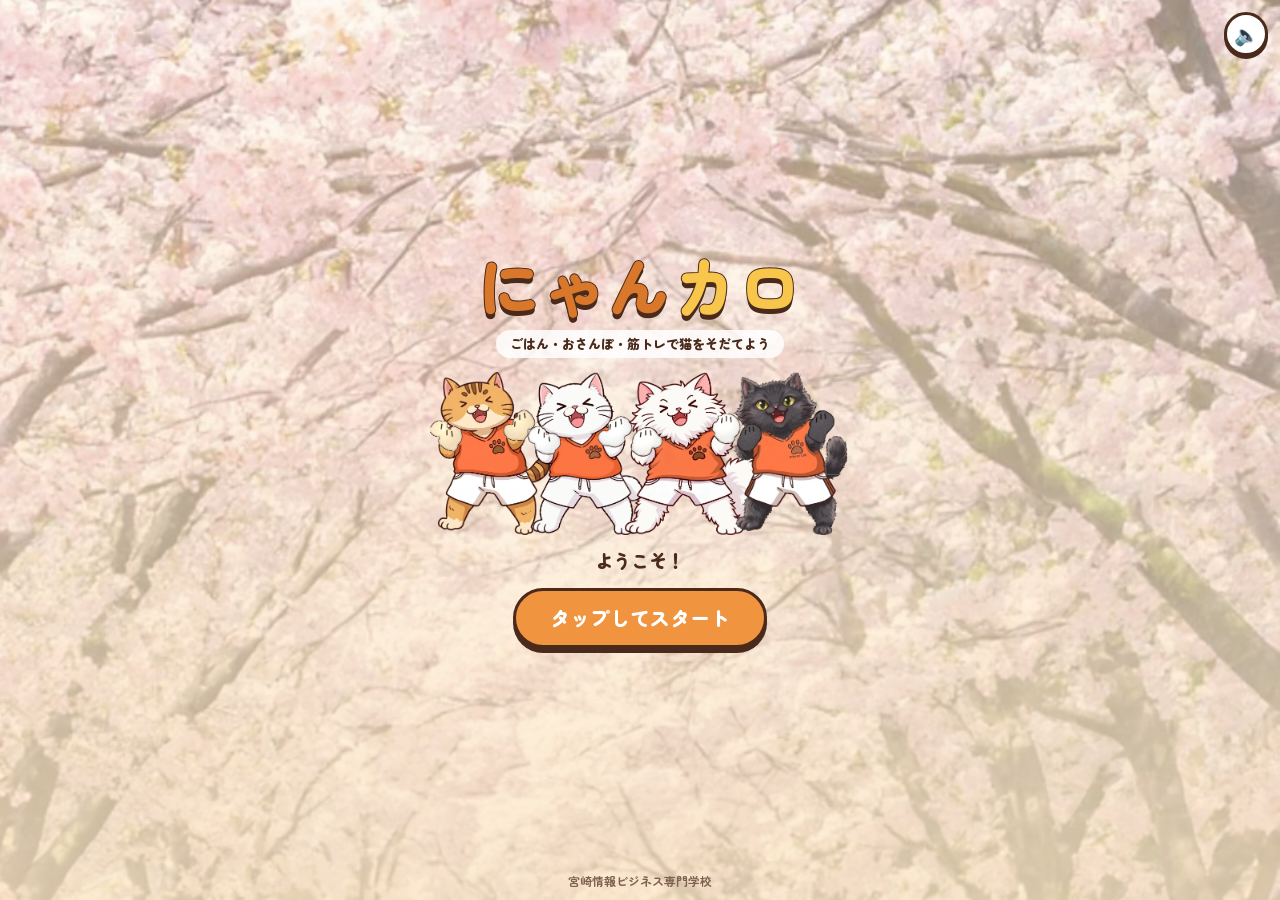
<file: index.html>
<!doctype html>
<html lang="ja">
<head>
<meta charset="utf-8">
<meta name="viewport" content="width=device-width,initial-scale=1,viewport-fit=cover">
<title>にゃんカロ</title>
<meta name="description" content="ごはんを撮って、歩いて、筋トレして育てる猫の育成ゲーム">
<meta name="theme-color" content="#FDE9C9">
<link rel="manifest" href="manifest.webmanifest">
<link rel="icon" href="icon-192.png" type="image/png">
<link rel="apple-touch-icon" href="apple-touch-icon.png">
<meta name="apple-mobile-web-app-capable" content="yes">
<meta name="mobile-web-app-capable" content="yes">
<meta name="apple-mobile-web-app-title" content="にゃんカロ">
<link rel="preload" href="zmg-900.woff2?v=10.7" as="font" type="font/woff2" crossorigin>
<link rel="stylesheet" href="fonts.css?v=10.7">
<!-- ?v= はアプリの版。更新したら全部の ?v= と sw.js の VERSION、data.js の APP_VER を同じ数字に上げる（古いキャッシュと混ざらないように） -->
<link rel="stylesheet" href="style.css?v=10.7">
<link rel="stylesheet" href="petcat.css?v=10.7">
<link rel="stylesheet" href="battle.css?v=10.7">
<link rel="stylesheet" href="walk.css?v=10.7">
</head>
<body>
<!-- ===== タイトル画面（毎回はじめに出る） ===== -->
<div id="title" class="title" role="button" tabindex="0" aria-label="タップしてスタート">
  <button type="button" class="t-music" id="titleMusic" aria-label="音楽を鳴らす">🔈</button>
  <div class="t-logo"><span>にゃん</span><span>カロ</span></div>
  <p class="t-sub">ごはん・おさんぽ・筋トレで猫をそだてよう</p>
  <div class="t-cats" id="titleCats"></div>
  <p class="t-hello" id="titleHello"></p>
  <div class="t-start">タップしてスタート</div>
  <p class="t-foot">宮崎情報ビジネス専門学校</p>
</div>
<div id="app">

  <!-- ===== ホーム ===== -->
  <section id="tab-home" class="tab" aria-label="ホーム">
    <header class="h-top">
      <button class="coin-chip" id="pillCoins" aria-label="肉球コイン（ショップへ）"></button>
      <button class="name-chip" id="btnUser" aria-label="プロフィールを編集"></button>
      <button id="btnSettings" class="icon-btn" aria-label="せってい"></button>
    </header>
    <div class="h-row2">
      <button class="kcal-card" id="kcalCard" aria-label="今日のカロリー">
        <span class="kcal-ico" id="kcalIco"></span>
        <span class="kcal-main">
          <span class="kcal-nums">今日 <b id="kcalIntake">0</b> / 目標 <b id="kcalTarget">0</b> kcal</span>
          <span class="kcal-row"><span class="day-chip" id="dayChip"></span><span class="kcal-bar"><i id="kcalBar"></i><em id="kcalMark"></em></span></span>
        </span>
      </button>
      <button class="event-banner" id="eventBanner"></button>
    </div>

    <div class="h-stage">
      <div class="bubble" id="bubble"></div>
      <div class="cat-wrap" id="catWrap"></div>
      <!-- v10.5：ログボとミッションは 右上（上の列は コイン・名前・せってい だけにして、名前が切れないように） -->
      <div class="h-quick">
        <button id="btnLogin" class="icon-btn" aria-label="ログボ・プレゼント"><span class="dot" id="dotLogin" hidden></span></button>
        <button id="btnMission" class="icon-btn" aria-label="ミッション"><span class="dot" id="dotMission" hidden></span></button>
      </div>
      <div class="h-left">
        <div class="meter-card" role="meter" aria-label="スタミナ" aria-valuemin="0" aria-valuemax="100" id="stamMeter">
          <span class="mc-head"><span class="mc-ico" id="stamIco"></span>スタミナ</span><b class="mc-val" id="stamVal">0%</b>
          <span class="mc-bar"><i id="stamFill"></i></span>
        </div>
        <div class="meter-card" role="meter" aria-label="ごきげん" aria-valuemin="0" aria-valuemax="100" id="moodMeter">
          <span class="mc-head"><span class="mc-ico" id="moodIco"></span>ごきげん</span><b class="mc-val" id="moodVal">0%</b>
          <span class="mc-bar"><i id="moodFill"></i></span>
        </div>
      </div>
      <div class="h-right">
        <button class="gacha-btn" id="btnGacha" aria-label="ガチャへ"><span class="dot" id="dotGacha" hidden></span></button>
        <button id="btnCamera" class="camera-btn" aria-label="ごはんを撮る"></button>
      </div>
    </div>

    <div class="h-bottom">
      <button class="steps-card" id="pillSteps" aria-label="今日の歩数"></button>
      <button class="state-btn" id="bodyPill" aria-label="猫のステータス"></button>
    </div>
  </section>

  <!-- ===== ショップ ===== -->
  <section id="tab-shop" class="tab" aria-label="ショップ" hidden>
    <div class="page-head"><h1>ショップ</h1><div class="balance" id="shopBalance"></div></div>
    <div class="seg" role="tablist" id="shopSeg">
      <button role="tab" data-v="shop">ショップ</button>
      <button role="tab" data-v="gacha">ガチャ</button>
    </div>
    <div id="shopBody"></div>
  </section>

  <!-- ===== あそぶ（ジム・ミニゲーム。v10.1：更衣室は「ねこ」へ） ===== -->
  <section id="tab-train" class="tab" aria-label="あそぶ" hidden>
    <div class="page-head"><h1>あそぶ</h1><div class="balance" id="trainBalance"></div></div>
    <div class="seg" role="tablist" id="trainSeg">
      <button role="tab" data-v="gym">ジム</button>
      <button role="tab" data-v="mini">ミニゲーム</button>
    </div>
    <div id="trainBody"></div>
  </section>

  <!-- ===== きろく（1週間のきろく。v10.1：ステータスは「ねこ」へ） ===== -->
  <section id="tab-history" class="tab" aria-label="きろく" hidden>
    <div class="page-head"><span class="date-note" id="histDate"></span><h1>きろく</h1></div>
    <div id="histBody"></div>
  </section>

  <!-- ===== ねこ（v10.1：ステータス・きせかえ） ===== -->
  <section id="tab-cat" class="tab" aria-label="ねこ" hidden>
    <div class="page-head"><h1>ねこ</h1></div>
    <div class="seg" role="tablist" id="catSeg">
      <button role="tab" data-v="status">ステータス</button>
      <button role="tab" data-v="wear">きせかえ</button>
      <button role="tab" data-v="memo">おもいで<span class="dot seg-dot" id="dotMemo" hidden></span></button>
    </div>
    <div id="catBody"></div>
  </section>

  <!-- ===== せってい（v10.1：ホームの右上の ⚙ からひらく） ===== -->
  <section id="tab-settings" class="tab" aria-label="せってい" hidden>
    <div class="page-head"><button type="button" class="back-btn" id="setBack">‹ ホームへ</button><h1>せってい</h1></div>
    <div id="setBody"></div>
  </section>
</div>

<nav class="tabbar" aria-label="メニュー">
  <button data-tab="shop"><span class="ti" id="tiShop"></span><span>ショップ</span></button>
  <button data-tab="train"><span class="ti" id="tiTrain"></span><span>あそぶ</span></button>
  <button data-tab="home" class="home-tab"><span class="ti" id="tiHome"></span><span>ホーム</span></button>
  <button data-tab="history"><span class="ti" id="tiHistory"></span><span>きろく</span></button>
  <button data-tab="cat"><span class="ti" id="tiCat"></span><span>ねこ</span><span class="dot tab-dot" id="dotCat" hidden></span></button>
</nav>

<div class="modal" id="modal" hidden>
  <div class="sheet" role="dialog" aria-modal="true" aria-labelledby="modalTitle">
    <button class="close" id="modalClose" aria-label="閉じる">×</button>
    <div id="modalBody"></div>
  </div>
</div>
<div class="toast" id="toast" role="status" aria-live="polite" hidden></div>
<input type="file" id="photoInput" accept="image/*" hidden>

<script src="data.js?v=10.7"></script>
<script src="cat.js?v=10.7"></script>
<!-- v10.4：cat-ev.js（イベントのきせかえの絵） -->
<script src="cat-ev.js?v=10.7"></script>
<script src="petcat.js?v=10.7"></script>
<script src="battle.js?v=10.7"></script>
<script src="walk.js?v=10.7"></script>
<!-- v10.0：app.js を役割ごとに分けた。上から順番に読みこむ（順番を変えない。main.js は いちばん最後）。v10.1：fx.js（ごほうびの演出）・neko.js（ねこタブ）を追加 -->
<script src="storage.js?v=10.7"></script>
<script src="util.js?v=10.7"></script>
<script src="state.js?v=10.7"></script>
<script src="rules.js?v=10.7"></script>
<script src="sound.js?v=10.7"></script>
<script src="fx.js?v=10.7"></script>
<!-- v10.3：achieve.js（おもいで・ずっとミッション・ダイヤ・称号） -->
<script src="achieve.js?v=10.7"></script>
<script src="ui.js?v=10.7"></script>
<script src="daily.js?v=10.7"></script>
<script src="home.js?v=10.7"></script>
<script src="shop.js?v=10.7"></script>
<script src="train.js?v=10.7"></script>
<!-- v10.4：event.js（イベント：背景・イベントページ・イベントガチャ・ミニゲームの入り口） -->
<script src="event.js?v=10.7"></script>
<script src="history.js?v=10.7"></script>
<script src="weekly.js?v=10.7"></script>
<script src="neko.js?v=10.7"></script>
<script src="settings.js?v=10.7"></script>
<script src="main.js?v=10.7"></script>
<script>
// service worker の登録（v9.8：新しい版が来たら app.js の swWaiting でお知らせ → タップで入れかえ）
if ('serviceWorker' in navigator && location.protocol !== 'file:') {
  window.addEventListener('load', () => {
    navigator.serviceWorker.register('sw.js').then(reg => {
      if (reg.waiting && navigator.serviceWorker.controller) swWaiting(reg.waiting);
      reg.addEventListener('updatefound', () => {
        const w = reg.installing; if (!w) return;
        w.addEventListener('statechange', () => { if (w.state === 'installed' && navigator.serviceWorker.controller) swWaiting(w); });
      });
      setInterval(() => reg.update().catch(() => {}), 3600000);   // 開いたままでも1時間ごとに新しい版をさがす
    }).catch(() => {});
    // 入れかえが終わったら読みなおす（こちらから頼んだときだけ。はじめて開いたときは読みなおさない）
    navigator.serviceWorker.addEventListener('controllerchange', () => { if (window.__swSkip && !window.__swReloaded) { window.__swReloaded = true; location.reload(); } });
  });
}
</script>
</body>
</html>
</file>
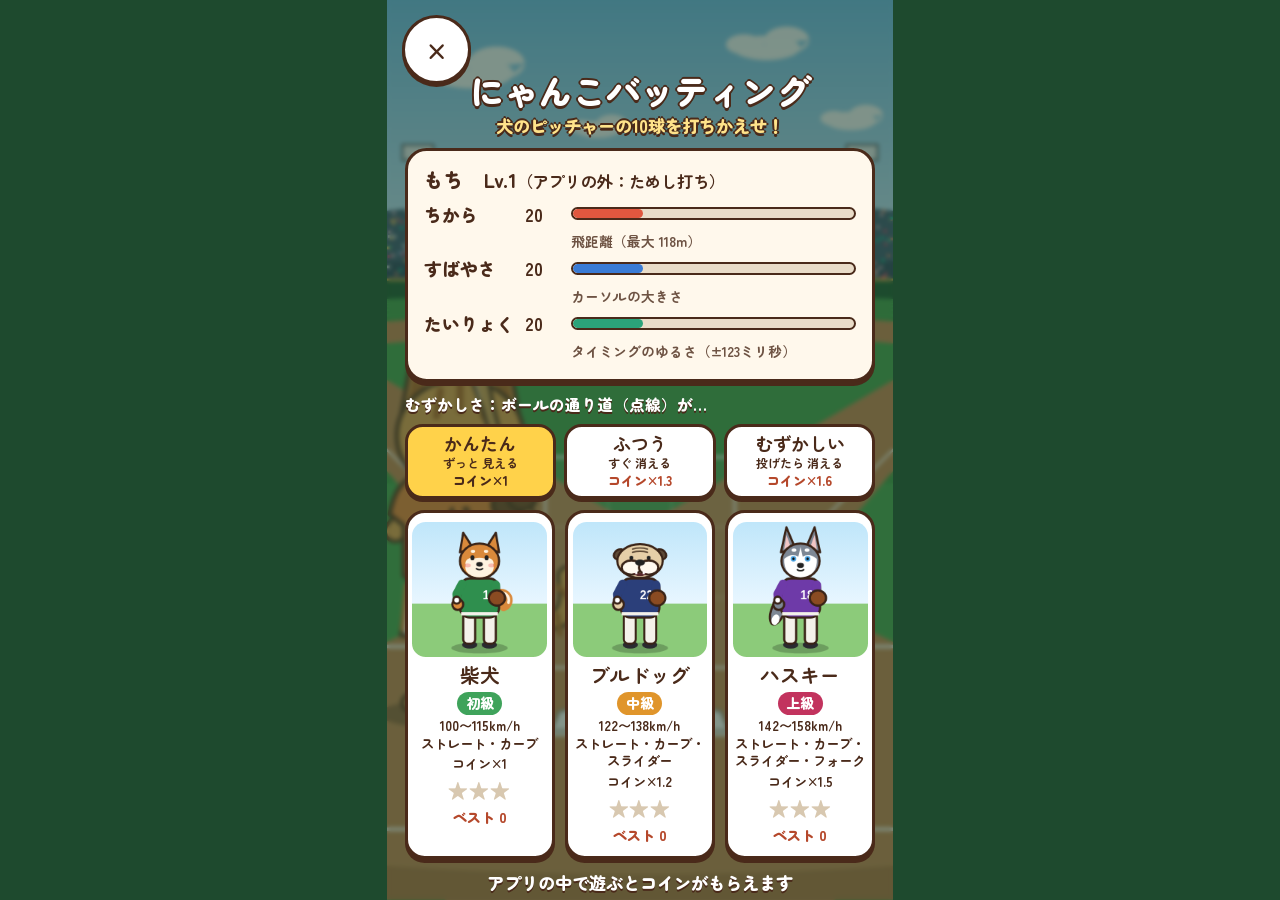
<file: baseball.html>
<!DOCTYPE html>
<html lang="ja">
<head>
<meta charset="utf-8">
<meta name="viewport" content="width=device-width, initial-scale=1, viewport-fit=cover">
<meta name="theme-color" content="#2E7D46">
<title>にゃんこバッティング</title>
<link rel="preload" href="zmg-900.woff2?v=10.7" as="font" type="font/woff2" crossorigin>
<link rel="stylesheet" href="fonts.css?v=10.7">
<style>
:root{--ink:#4A2A1A;--orange:#F0943F;--red:#E0573F;--cream:#FFF8EC;--font:"Zen Maru Gothic","Hiragino Maru Gothic ProN","Yu Gothic",system-ui,sans-serif}
*{box-sizing:border-box}
html,body{height:100%;margin:0}
body{background:#1E4A2E;display:flex;align-items:center;justify-content:center;overflow:hidden;font-family:var(--font);color:var(--ink);
  touch-action:none;user-select:none;-webkit-user-select:none;-webkit-touch-callout:none;
  padding:env(safe-area-inset-top,0) env(safe-area-inset-right,0) env(safe-area-inset-bottom,0) env(safe-area-inset-left,0)}
#stage{position:relative;width:min(100vw,calc(100vh*9/16));width:min(100vw,calc(100dvh*9/16));aspect-ratio:9/16;max-height:100vh;max-height:100dvh;overflow:hidden;font-size:14px;background:#7EC8F2}
#cv{position:absolute;inset:0;width:100%;height:100%;display:block;touch-action:none}
#backBtn{position:absolute;top:.6em;left:.6em;z-index:8;width:2.7em;height:2.7em;border-radius:50%;border:3px solid var(--ink);background:#fff;color:var(--ink);font:900 1.3em/1 var(--font);box-shadow:0 3px 0 var(--ink);cursor:pointer;padding:0}
#padHint{position:absolute;left:8%;bottom:4%;z-index:3;width:84%;padding:.55em .7em;border-radius:1em;background:rgba(255,255,255,.82);border:2px dashed rgba(74,42,26,.55);
  font-weight:900;font-size:.86em;line-height:1.35;text-align:center;pointer-events:none;transition:opacity .4s}
#padHint.fade{opacity:0}
.ov{position:absolute;inset:0;z-index:6;display:flex;flex-direction:column;align-items:center;gap:.6em;padding:3.6em .9em 1.1em;overflow-y:auto;
  background:rgba(30,60,40,.55);backdrop-filter:blur(2px);-webkit-backdrop-filter:blur(2px);touch-action:pan-y}
.ov[hidden]{display:none}
.ov h1{margin:0;font-size:1.75em;font-weight:900;color:#fff;text-align:center;line-height:1.15;text-shadow:0 3px 0 var(--ink),2px 0 0 var(--ink),-2px 0 0 var(--ink),0 -2px 0 var(--ink)}
.ov h1 span{display:block;font-size:.5em;margin-top:.35em;color:#FFE38A}
.card{width:100%;background:var(--cream);border:3px solid var(--ink);border-radius:1.1em;box-shadow:0 4px 0 var(--ink);padding:.7em .85em}
.catcard .ttl{font-weight:900;margin-bottom:.35em}
.st{display:grid;grid-template-columns:5.3em 2.2em 1fr;align-items:center;gap:.4em;font-weight:900;font-size:.9em;margin:.25em 0}
.st .bar{height:.75em;border-radius:1em;background:#E9DCC8;border:2px solid var(--ink);overflow:hidden;position:relative}
.st .bar i{position:absolute;inset:0 auto 0 0;border-radius:1em}
.st .eff{grid-column:3;font-size:.78em;font-weight:700;margin-top:-.2em;opacity:.8}
.modes-t{width:100%;font-weight:900;font-size:.8em;color:#fff;text-shadow:0 2px 0 var(--ink);margin-bottom:-.3em}
.modes{display:grid;grid-template-columns:repeat(3,1fr);gap:.4em;width:100%}
.mode{font:inherit;color:inherit;display:flex;flex-direction:column;align-items:center;gap:.05em;padding:.35em .2em .4em;background:#fff;border:3px solid var(--ink);border-radius:.9em;box-shadow:0 3px 0 var(--ink);cursor:pointer;touch-action:manipulation;line-height:1.2}
.mode b{font-size:.92em}
.mode small{font-size:.62em;font-weight:700;text-align:center}
.mode .mc{font-size:.68em;font-weight:900;color:#B5482B}
.mode[aria-checked="true"]{background:#FFD24A}
.mode[aria-checked="true"] .mc{color:var(--ink)}
.mode:active{transform:translateY(3px);box-shadow:0 0 0 var(--ink)}
.dogs{display:grid;grid-template-columns:repeat(3,1fr);gap:.5em;width:100%}
.dog{display:flex;flex-direction:column;align-items:center;gap:.15em;padding:.45em .25em .55em;background:#fff;border:3px solid var(--ink);border-radius:1em;box-shadow:0 4px 0 var(--ink);
  font:inherit;color:inherit;cursor:pointer;touch-action:manipulation}
.dog:active{transform:translateY(3px);box-shadow:0 1px 0 var(--ink)}
.dog canvas{width:100%;aspect-ratio:1;display:block;border-radius:.7em;background:linear-gradient(#BFE6FA,#E8F6FF 60%,#8CCB7A 61%)}
.dog b{font-size:1em}
.dog .lv{font-size:.72em;font-weight:900;color:#fff;padding:.1em .6em;border-radius:1em}
.dog .sm{font-size:.68em;font-weight:700;line-height:1.3;text-align:center}
.dog .sm i{font-style:normal;display:inline-block}
.dog .best{font-size:.72em;font-weight:900;color:#B5482B}
.left{font-weight:900;font-size:.88em;text-align:center;color:#fff;text-shadow:0 2px 0 var(--ink)}
.how{font-size:.8em;font-weight:700;line-height:1.5}
.how b{color:#B5482B}
.res .big{font-size:2.1em;font-weight:900;text-align:center;line-height:1.1}
.res .big small{font-size:.45em;display:block}
.res .nb{text-align:center;font-weight:900;color:#D9772B}
.log{display:grid;grid-template-columns:1.6em 1fr auto;gap:.15em .5em;font-size:.82em;font-weight:700;margin:.5em 0 0}
.log .k{font-weight:900;text-align:right}
.how .steps{display:grid;grid-template-columns:repeat(3,1fr);gap:.4em;text-align:center}
.how .steps i{display:block;font-style:normal;font-size:1.6em;line-height:1.2}
.how .steps b{display:block;color:var(--ink);font-size:.95em}
.how .steps small{display:block;font-size:.85em;opacity:.8}
.how details{margin-top:.5em;border-top:2px dashed rgba(74,42,26,.3);padding-top:.4em}
.how summary{font-weight:900;cursor:pointer;color:#B5482B}
.stars{font-size:1em;letter-spacing:.05em;color:#D8C8B0;font-weight:900}
.stars b{color:#F5B300;font-weight:900}
.res .stars{font-size:2em;text-align:center;display:block;line-height:1.1}
.coin{font-weight:900;text-align:center;font-size:1.05em;padding:.45em;border-radius:.8em;background:#FFE7A8;border:2px solid var(--ink)}
.btns{display:flex;gap:.6em;width:100%}
.btn{flex:1;border:3px solid var(--ink);background:var(--orange);color:var(--ink);font:900 1em var(--font);border-radius:1em;padding:.7em .4em;box-shadow:0 4px 0 var(--ink);cursor:pointer;touch-action:manipulation}
.btn.white{background:#fff}
.btn:active{transform:translateY(3px);box-shadow:0 1px 0 var(--ink)}
</style>
</head>
<body>
<!-- ミニゲーム「にゃんこバッティング」。にゃんカロの中で開くと、自分の猫の能力・毛色・服の色で遊べて、コインがアプリにたまる（1回の上限あり） -->
<div id="stage">
  <canvas id="cv" width="360" height="640" aria-label="バッティングの画面（キャッチャーの後ろから見た球場）"></canvas>
  <button id="backBtn" aria-label="にゃんカロにもどる">×</button>
  <div id="padHint" hidden>画面を<b>おしたまま</b>動かしてカーソルを合わせ、<br><b>指をはなすとスイング！</b></div>

  <div class="ov" id="titleOv">
    <h1>にゃんこバッティング<span>犬のピッチャーの10球を打ちかえせ！</span></h1>
    <div class="card catcard" id="catCard"></div>
    <div class="modes-t">むずかしさ：ボールの通り道（点線）が…</div>
    <div class="modes" id="modeList" role="radiogroup" aria-label="むずかしさ"></div>
    <div class="dogs" id="dogList"></div>
    <div class="left" id="leftMsg"></div>
    <div class="card how">
      <div class="steps"><div><i>👆</i><b>おしたまま動かす</b><small>カーソルを合わせる</small></div><div><i>✋</i><b>はなす</b><small>スイング！</small></div><div><i>⚾</i><b>真ん中で打つ</b><small>遠くへ飛ぶ</small></div></div>
      <details><summary>くわしいルール</summary>
      画面のどこでも<b>おしたまま</b>動かすと黄色い<b>カーソル</b>が動く。ボールがカーソルに重なったときに<b>指をはなすとスイング</b>！（ピッチャーが投げる前にはなしても振らない。PCは矢印キー＋スペース）<br>
      カーソルの真ん中（オレンジ）で打つと遠くへ飛ぶ。ボールの<b>下</b>を打つとフライ、<b>上</b>を打つとゴロ。早く振ると左へ、おそいと右へ。<br>
      ホームラン100・長打50・ヒット30・ファウル5点。<b>ボール球を見逃す</b>と+10点（ボール球を振ると当たりが弱くなる）。<br>
      <b>連続ヒット</b>は2本目×1.2・3本目から×1.5。10球のうち1球は<b>金のボール</b>（打つと×2）。<br>
      点数で <span id="starPts"></span>。合計点でコインがもらえる（最大<span id="maxC">80</span>）。
      <button class="btn white" id="practiceBtn" type="button" style="margin-top:.5em;width:100%">練習2球からはじめる（柴犬）</button>
      </details>
    </div>
  </div>

  <div class="ov" id="resultOv" hidden>
    <h1>結果</h1>
    <div class="card res" id="resBody"></div>
    <div class="btns"><button class="btn" id="againBtn">もう一回</button><button class="btn white" id="pickBtn">ピッチャーをえらぶ</button></div>
  </div>
</div>
<script>
'use strict';
/* =========================================================
   にゃんこバッティング
   キャッチャーの後ろから見た画面。遠くに犬のピッチャー、手前にストライクゾーン、左に自分の猫（うしろ姿）。
   座標：画面は 360×640。遠近法は「奥行き Z（ゾーン＝1、ピッチャー＝6）」で 画面x = CX + X*F/Z、画面y = CY + Y*F/Z。
   ========================================================= */

// ===== バランス（ここの数字で調整できる） =====
const PITCHES = 10;                                 // 1回の球数
const PTS = { hr: 100, xbh: 50, hit: 30, foul: 5, eye: 10 }; // 点数（ホームラン／長打／ヒット／ファウル／ボール球を見逃す＝ナイス選球）
const COIN_DIV = 10;                                // コイン = 合計点 × 投手のコイン倍率 ÷ これ（上限はアプリの miniRewardMax）　v9.6：8→10（連打・金のボールで点がふえたぶん）
// v9.6 追加
const BALL_SWING_Q = .8;                            // ボール球を振ったときの打球の質（×）
const COMBO = [1, 1, 1.2, 1.5];                     // 連続ヒットの倍率（2連続 ×1.2、3連続より上 ×1.5）
const GOLD_MUL = 2;                                 // 金のボール（10球に1球）の得点倍率
const STARS = [150, 350, 550];                      // ★1・★2・★3 の点数（どの投手も同じ。速い投手ほどむずかしい）
const PRACTICE = 2;                                 // はじめての人の練習球の数（点にならない）
const HIT_STOP = .08;                               // 打った瞬間に止める時間（秒）
const eff = v => v / (v + 60);                      // 能力の効き目（0〜1。数値が上がるほどゆるやかに増える）
// 投手（犬）。kmh=ストレートの球速、T=ストレートがとどく時間（秒・ゲーム用にゆっくり）、out=ボール球の割合、brk=変化の大きさ、mix=球種の割合
const DOGS = {
  shiba:   { name: '柴犬',     lv: '初級', lvc: '#3FA35B', kmh: [100, 115], T: 1.15, out: .15, brk: .75, mix: { st: 70, cv: 30 },                 coin: 1.0, num: '1',
             fur: '#D9893B', light: '#FFF3E0', dark: '#6B3E1C', uni: '#2F8F4E' },
  bulldog: { name: 'ブルドッグ', lv: '中級', lvc: '#E0952B', kmh: [122, 138], T: .95,  out: .2,  brk: 1.0, mix: { st: 50, cv: 20, sl: 30 },          coin: 1.2, num: '22',
             fur: '#E6CFA8', light: '#FFF9EF', dark: '#5E4A36', uni: '#2B3F7A' },
  husky:   { name: 'ハスキー',   lv: '上級', lvc: '#C2335E', kmh: [142, 158], T: .78,  out: .25, brk: 1.2, mix: { st: 40, cv: 15, sl: 25, fk: 20 }, coin: 1.5, num: '18',
             fur: '#7D8794', light: '#FFFFFF', dark: '#2E3440', uni: '#6E3AA8' }
};
// 球種。spd=ストレートとくらべた速さ、bx/by=変化（右／下）、k=曲がりはじめのおそさ（大きいほど手元で曲がる）
const PTYPE = {
  st: { name: 'ストレート', spd: 1.0,  bx: 0,   by: 0,   k: 2 },
  cv: { name: 'カーブ',     spd: .8,   bx: .14, by: .24, k: 1.7 },
  sl: { name: 'スライダー', spd: .9,   bx: .24, by: .05, k: 2.4 },
  fk: { name: 'フォーク',   spd: .92,  bx: 0,   by: .30, k: 3.6 }
};
const LAG = .07;   // 指をはなしてからバットがボールの位置にくるまで（秒）
// v10.5 むずかしさ（投手とは べつに えらぶ）。line＝ボールの通り道（点線）と とどく場所（○）が 見える時間：
//   Infinity＝ずっと／数字＝投げてから その秒数で 消える／0＝投げる前（ふりかぶり）だけ。coin＝コインの倍率（投手の倍率と かけあわせる）
const MODES = [
  { id: 'easy',   name: 'かんたん',   coin: 1.0, line: Infinity, desc: 'ずっと 見える' },
  { id: 'normal', name: 'ふつう',     coin: 1.3, line: .35,      desc: 'すぐ 消える' },
  { id: 'hard',   name: 'むずかしい', coin: 1.6, line: 0,        desc: '投げたら 消える' }
];
const LINE_FADE = .15;   // 消えるときに うすくなる時間（秒）
let modeId = 'easy';
const modeOf = id => MODES.find(m => m.id === id) || MODES[0];
// いちばんの点は「投手×むずかしさ」ごと。かんたん は前の版と同じ キー（shiba など）のまま
const bestKey = (dog, m) => (m === MODES[0].id ? dog : `${dog}-${m}`);

// ===== アプリとのつなぎ =====
const APP = (() => { try { return window.parent !== window && window.parent.nyankaloMini ? window.parent.nyankaloMini : null; } catch (e) { return null; } })();
const DEF_CAT = { name: 'もち', breed: 'tabby', level: 1, pow: 20, spd: 20, sta: 20, head: null, top: 'tee_orange', hand: 'gloves_brown', shirt: '#F08A3C', gloves: '#7A4A2A' };
let INFO = null, CAT = DEF_CAT;
function loadInfo() {
  try { INFO = APP ? APP.info() : null; } catch (e) { INFO = null; }
  CAT = Object.assign({}, DEF_CAT, (INFO && INFO.cat) || {});
}
loadInfo();
const sndOn = () => !INFO || INFO.sound !== false;
const vibOn = () => (!INFO || INFO.vibrate !== false) && typeof navigator.vibrate === 'function';
const buzz = p => { if (vibOn()) try { navigator.vibrate(p); } catch (e) {} };
function getBest() {
  try { return APP ? (APP.getRec('baseball') || {}) : JSON.parse(localStorage.getItem('nb_best') || '{}'); } catch (e) { return {}; }
}
function setBest(o) {
  try { if (APP) APP.setRec('baseball', o); else localStorage.setItem('nb_best', JSON.stringify(o)); } catch (e) {}
}

// ===== 画面・遠近法 =====
const cv = document.getElementById('cv'), g = cv.getContext('2d'), stage = document.getElementById('stage');
const W = 360, H = 640, F = 300, CX = 180, CY = 200;
const M = .271;                                     // 球場の 1m を奥行きの単位に直す倍率（ピッチャーまで18.44m → Z=6）
const PZ = 6;                                       // ピッチャーの奥行き
const ZCY = .667, ZHW = .225, ZHH = .25, BRW = .038; // ゾーンの中心の高さ・半分の幅・半分の高さ、ボールの半径
const ZL = CX - ZHW * F, ZR = CX + ZHW * F, ZT = CY + (ZCY - ZHH) * F, ZB = CY + (ZCY + ZHH) * F;
const REL = { X: -.03, Y: -.14 };                   // ボールをはなす位置（ピッチャーの手）
const pj = (X, Y, Z) => [CX + X * F / Z, CY + Y * F / Z, F / Z];
const fieldPt = (xm, zm, hm = 0) => pj(xm * M, 1 - hm * M, 1 + zm * M);   // 球場の地面の点（m）
const CATX = 52, CATY = 506, CATS = 1.0;            // 猫の足もとの位置と大きさ

// 能力から決まる値
let CRW, CRH, TW, MAXD;
function calcStats() {
  CRW = (ZR - ZL) * (.16 + .2 * eff(CAT.spd));   // カーソルの半分の幅（すばやさ）
  CRH = CRW * .72;
  TW = .10 + .09 * eff(CAT.sta);                 // タイミングのゆるさ（たいりょく）：ずれてよい秒数
  MAXD = 100 + 70 * eff(CAT.pow);                // 最大飛距離 m（ちから）
}
calcStats();
const fence = dir => 92 + 24 * (1 - Math.min(1, Math.abs(dir) / 45));   // フェンスまでの距離（センター116m・両翼92m）

let dpr = 1;
function resize() {
  dpr = Math.min(3, window.devicePixelRatio || 1);
  const w = stage.clientWidth;
  stage.style.fontSize = (w / 360 * 14) + 'px';
  cv.width = Math.round(w * dpr); cv.height = Math.round(cv.width * H / W);
  makeBg();
}

// 色の明るさ（0〜1）
function lum(hex) { const m = /^#?([0-9a-f]{6})$/i.exec(hex || ''); if (!m) return .5; const n = parseInt(m[1], 16); return (.299 * (n >> 16) + .587 * (n >> 8 & 255) + .114 * (n & 255)) / 255; }
// 古いスマホ（roundRect がないブラウザ）用
if (!CanvasRenderingContext2D.prototype.roundRect) CanvasRenderingContext2D.prototype.roundRect = function (x, y, w, h, r) { r = Math.min(r, w / 2, h / 2); this.moveTo(x + r, y); this.arcTo(x + w, y, x + w, y + h, r); this.arcTo(x + w, y + h, x, y + h, r); this.arcTo(x, y + h, x, y, r); this.arcTo(x, y, x + w, y, r); this.closePath(); };

// ===== 乱数 =====
const R = Math.random, rnd = (a, b) => a + R() * (b - a), clamp = (v, a, b) => Math.max(a, Math.min(b, v));
function pickMix(mix) { let s = 0; for (const k in mix) s += mix[k]; let r = R() * s; for (const k in mix) { r -= mix[k]; if (r <= 0) return k; } return 'st'; }
function seeded(seed) { return () => { seed = (seed * 16807) % 2147483647; return (seed - 1) / 2147483646; }; }

// ===== 背景（球場）を1回だけ描いておく =====
let bg = null;
function makeBg() {
  bg = document.createElement('canvas'); bg.width = cv.width; bg.height = cv.height;
  const c = bg.getContext('2d'), s = bg.width / W; c.scale(s, s);
  const rr = seeded(7);
  // 空
  let gr = c.createLinearGradient(0, 0, 0, 200); gr.addColorStop(0, '#6EC1F0'); gr.addColorStop(1, '#D4F0FF');
  c.fillStyle = gr; c.fillRect(0, 0, W, 220);
  c.fillStyle = 'rgba(255,255,255,.9)';
  [[60, 52, 1], [270, 34, .8], [330, 86, .6], [150, 92, .55]].forEach(([x, y, k]) => { c.beginPath(); c.ellipse(x, y, 30 * k, 11 * k, 0, 0, 7); c.ellipse(x + 18 * k, y - 7 * k, 20 * k, 12 * k, 0, 0, 7); c.ellipse(x - 20 * k, y - 3 * k, 16 * k, 9 * k, 0, 0, 7); c.fill(); });
  // 照明塔
  [[22, 112], [338, 112]].forEach(([x, y]) => { c.fillStyle = '#5B6B7A'; c.fillRect(x - 1.5, y, 3, 60); c.fillStyle = '#E8EEF2'; c.fillRect(x - 11, y - 9, 22, 11); c.strokeStyle = '#5B6B7A'; c.lineWidth = 1.5; c.strokeRect(x - 11, y - 9, 22, 11); });
  // スタンド（観客）
  c.fillStyle = '#3F5D78'; c.beginPath(); c.moveTo(0, 150); c.quadraticCurveTo(180, 128, 360, 150); c.lineTo(360, 215); c.lineTo(0, 215); c.fill();
  c.fillStyle = '#2F4A62'; c.fillRect(0, 186, W, 30);
  const cols = ['#FFD166', '#EF476F', '#FFFFFF', '#06D6A0', '#F78C6B', '#A0C4FF', '#FFC6D9'];
  for (let i = 0; i < 520; i++) { const x = rr() * W, y = 142 + rr() * 64; if (y < 150 - Math.sin(x / W * Math.PI) * 18) continue; c.fillStyle = cols[Math.floor(rr() * cols.length)]; c.fillRect(x, y, 2, 2); }
  // 外野フェンス
  const fen = [], top = [];
  for (let a = -60; a <= 60; a += 2) { const d = fence(a), r = a * Math.PI / 180; fen.push(fieldPt(Math.sin(r) * d, Math.cos(r) * d)); top.push(fieldPt(Math.sin(r) * d, Math.cos(r) * d, 4)); }
  // 芝（しま模様）
  c.fillStyle = '#3E9E4A'; c.fillRect(0, 205, W, H);
  for (let z = 0; z < 130; z += 8) { const y1 = fieldPt(0, z)[1], y2 = fieldPt(0, z + 4)[1]; c.fillStyle = '#48AC53'; c.fillRect(0, Math.min(y1, y2), W, Math.abs(y1 - y2)); }
  c.fillStyle = '#1D5E35'; c.beginPath(); fen.forEach((p, i) => i ? c.lineTo(p[0], p[1]) : c.moveTo(p[0], p[1])); for (let i = top.length - 1; i >= 0; i--) c.lineTo(top[i][0], top[i][1]); c.fill();
  c.strokeStyle = '#F2C14E'; c.lineWidth = 1.6; c.beginPath(); top.forEach((p, i) => i ? c.lineTo(p[0], p[1]) : c.moveTo(p[0], p[1])); c.stroke();
  // 内野の土（ファウルラインの間＋円弧）
  const dirt = '#C98B55', dirtD = '#B57846';
  c.fillStyle = dirt; c.beginPath(); c.moveTo(...fieldPt(0, -0.5));
  c.lineTo(...fieldPt(-27.5, 27.5));
  for (let a = -45; a <= 45; a += 3) { const r = a * Math.PI / 180, p = [Math.sin(r) * 29, 18.44 + Math.cos(r) * 29]; c.lineTo(...fieldPt(p[0], p[1])); }
  c.lineTo(...fieldPt(27.5, 27.5)); c.closePath(); c.fill();
  // 内野の芝（ダイヤモンド）
  c.fillStyle = '#45A851'; c.beginPath(); [[0, 2.6], [16.8, 19.4], [0, 36.2], [-16.8, 19.4]].forEach((p, i) => i ? c.lineTo(...fieldPt(...p)) : c.moveTo(...fieldPt(...p))); c.closePath(); c.fill();
  // マウンド
  const mc = fieldPt(0, 18.44), mr = fieldPt(2.7, 18.44)[0] - mc[0], mt = fieldPt(0, 21.1)[1], mb = fieldPt(0, 15.8)[1];
  c.fillStyle = dirtD; c.beginPath(); c.ellipse(mc[0], (mt + mb) / 2, mr, (mb - mt) / 2 + 1, 0, 0, 7); c.fill();
  c.fillStyle = dirt; c.beginPath(); c.ellipse(mc[0], (mt + mb) / 2 - 1, mr * .8, (mb - mt) / 2 - 1, 0, 0, 7); c.fill();
  c.fillStyle = '#fff'; c.fillRect(mc[0] - 5, mc[1] - 1, 10, 2);
  // 2塁ベース
  const b2 = fieldPt(0, 38.8); c.fillStyle = '#fff'; c.fillRect(b2[0] - 3, b2[1] - 1, 6, 2);
  // ファウルライン
  c.strokeStyle = 'rgba(255,255,255,.9)'; c.lineWidth = 1.6;
  [-1, 1].forEach(sg => { c.beginPath(); c.moveTo(...fieldPt(sg * 1, 1)); c.lineTo(...fieldPt(sg * 100, 100)); c.stroke(); });
  // ホームまわりの土（ゾーンにあわせて大きめに描く）
  c.fillStyle = dirt; c.beginPath(); c.ellipse(CX, 540, 250, 120, 0, 0, 7); c.fill();
  c.fillStyle = dirtD; c.fillRect(0, 600, W, 40); c.fillStyle = dirt; c.beginPath(); c.ellipse(CX, 600, 260, 22, 0, 0, 7); c.fill();
  // バッターボックス
  c.strokeStyle = 'rgba(255,255,255,.85)'; c.lineWidth = 2.5;
  [[-1], [1]].forEach(([sg]) => { c.beginPath(); const x1 = CX + sg * 82, x2 = CX + sg * 200; c.moveTo(x1 + sg * 6, 460); c.lineTo(x2 + sg * 6, 460); c.lineTo(x2 + sg * 40, 590); c.lineTo(x1 + sg * 14, 590); c.closePath(); c.stroke(); });
  // ホームベース
  c.fillStyle = '#fff'; c.strokeStyle = '#9A8F84'; c.lineWidth = 2;
  c.beginPath(); c.moveTo(ZL + 4, 520); c.lineTo(ZR - 4, 520); c.lineTo(ZR - 10, 506); c.lineTo(CX, 494); c.lineTo(ZL + 10, 506); c.closePath(); c.fill(); c.stroke();
  c.fillStyle = '#E4DCD2'; c.fillRect(ZL + 4, 520, ZR - ZL - 8, 4);
}

// ===== 犬（ピッチャー）を描く =====
// 足もと (x,y)、k=大きさ（1で高さ100）、pose: w=ふりかぶり 0〜1、f=投げたあと 0〜1、ball=手にボールを持つか
function drawDog(c, key, x, y, k, pose) {
  const D = DOGS[key], w = pose.w || 0, f = pose.f || 0, ol = '#3A2418';
  c.save(); c.translate(x, y); c.scale(k, k); c.lineJoin = 'round'; c.lineCap = 'round';
  const L = (pts, col, lw) => { c.strokeStyle = col; c.lineWidth = lw; c.beginPath(); pts.forEach((p, i) => i ? c.lineTo(p[0], p[1]) : c.moveTo(p[0], p[1])); c.stroke(); };
  const E = (ex, ey, rx, ry, col, st = true, rot = 0) => { c.fillStyle = col; c.beginPath(); c.ellipse(ex, ey, rx, ry, rot, 0, 7); c.fill(); if (st) { c.strokeStyle = ol; c.lineWidth = 2; c.stroke(); } };
  // 影
  c.fillStyle = 'rgba(0,0,0,.22)'; c.beginPath(); c.ellipse(0, 0, 26, 5, 0, 0, 7); c.fill();
  // 足を上げる（ふりかぶりの途中で左足＝画面の右の足）
  const lift = Math.sin(clamp((w - .25) / .7, 0, 1) * Math.PI) * (f ? 0 : 1);
  const lean = f ? Math.sin(Math.min(1, f * 1.4) * Math.PI / 2) * 6 : 0;
  // しっぽ
  if (key === 'shiba') { c.strokeStyle = D.fur; c.lineWidth = 7; c.beginPath(); c.arc(20, -44, 7, Math.PI * .9, Math.PI * 2.4); c.stroke(); c.strokeStyle = D.light; c.lineWidth = 2.5; c.beginPath(); c.arc(20, -44, 7, Math.PI * 1.3, Math.PI * 2.1); c.stroke(); }
  if (key === 'husky') { E(-21, -34, 6, 13, D.fur, true, .35); E(-23, -26, 3.5, 5, D.light, false, .35); }
  // 足
  E(-9, -3, 7, 3.6, '#2A2A30', false);
  const ry = -lift * 16, rx = lift * 3;
  E(9 + rx, -3 + ry, 7, 3.6, '#2A2A30', false);
  c.fillStyle = '#F4F1EA'; c.strokeStyle = ol; c.lineWidth = 2;
  c.beginPath(); c.roundRect(-15, -32, 11, 28, 4); c.fill(); c.stroke();
  c.beginPath(); c.roundRect(4 + rx, -32 + ry * .6, 11, 28 - lift * 6, 4); c.fill(); c.stroke();
  c.translate(lean * .3, lean);
  // 体（ユニフォーム）
  c.fillStyle = D.uni; c.beginPath(); c.roundRect(-18, -64, 36, 36, 9); c.fill(); c.stroke();
  c.fillStyle = '#fff'; c.font = '900 11px sans-serif'; c.textAlign = 'center'; c.textBaseline = 'middle'; c.fillText(D.num, 6, -48);
  c.fillStyle = '#F4F1EA'; c.fillRect(-17, -33, 34, 3);
  // グラブの腕（画面の右）
  const gx = w < 1 && !f ? 14 - w * 8 : 24 - (1 - f) * 2, gy = w < 1 && !f ? -46 - w * 22 : -56;
  L([[15, -58], [gx, gy]], D.uni, 8);
  E(gx + 2, gy, 7.5, 7, '#8A4B22');
  // 頭
  const hy = -80;
  if (key === 'shiba') {
    c.fillStyle = D.fur; [[-1], [1]].forEach(([s]) => { c.beginPath(); c.moveTo(s * 6, hy - 12); c.lineTo(s * 15, hy - 26); c.lineTo(s * 18, hy - 8); c.closePath(); c.fill(); c.stroke(); });
    E(0, hy, 18, 16, D.fur);
    c.fillStyle = D.light; c.beginPath(); c.ellipse(0, hy + 6, 13, 9, 0, 0, 7); c.fill();
    E(-7, hy + 2, 6, 5, D.light, false); E(7, hy + 2, 6, 5, D.light, false);
    E(-6, hy - 9, 2, 1.4, D.light, false); E(6, hy - 9, 2, 1.4, D.light, false);
    E(-6.5, hy - 3, 1.9, 2.3, '#222', false); E(6.5, hy - 3, 1.9, 2.3, '#222', false);
    E(0, hy + 3, 3, 2.2, '#222', false);
    c.strokeStyle = '#222'; c.lineWidth = 1.3; c.beginPath(); c.moveTo(-3, hy + 7); c.quadraticCurveTo(0, hy + 9, 3, hy + 7); c.stroke();
    E(-11, hy + 4, 3, 1.8, 'rgba(240,120,120,.45)', false); E(11, hy + 4, 3, 1.8, 'rgba(240,120,120,.45)', false);
  } else if (key === 'bulldog') {
    E(-19, hy - 6, 5.5, 4.5, D.dark, true, -.5); E(19, hy - 6, 5.5, 4.5, D.dark, true, .5);
    E(0, hy, 21, 15.5, D.fur);
    c.strokeStyle = D.dark; c.lineWidth = 1.3; [-11, -8].forEach(o => { c.beginPath(); c.moveTo(-7, hy + o); c.quadraticCurveTo(0, hy + o - 2, 7, hy + o); c.stroke(); });
    E(-8, hy + 6, 9, 6.5, D.light); E(8, hy + 6, 9, 6.5, D.light);
    c.fillStyle = '#5A2A2A'; c.beginPath(); c.ellipse(0, hy + 11, 6, 3, 0, 0, Math.PI); c.fill();
    c.fillStyle = '#fff'; c.fillRect(-4.5, hy + 9.5, 2, 2.5); c.fillRect(2.5, hy + 9.5, 2, 2.5);
    E(-8, hy - 3, 1.8, 1.8, '#222', false); E(8, hy - 3, 1.8, 1.8, '#222', false);
    E(0, hy + 1.5, 4.5, 2.8, '#222', false);
  } else {
    c.fillStyle = D.fur; [[-1], [1]].forEach(([s]) => { c.beginPath(); c.moveTo(s * 5, hy - 12); c.lineTo(s * 13, hy - 31); c.lineTo(s * 18, hy - 8); c.closePath(); c.fill(); c.stroke(); c.fillStyle = '#F2C6C6'; c.beginPath(); c.moveTo(s * 9, hy - 13); c.lineTo(s * 13, hy - 24); c.lineTo(s * 15, hy - 11); c.closePath(); c.fill(); c.fillStyle = D.fur; });
    E(0, hy, 17.5, 16, D.fur);
    c.fillStyle = D.light; c.beginPath(); c.moveTo(-15, hy - 2); c.quadraticCurveTo(-8, hy - 8, -2, hy - 4); c.lineTo(0, hy - 13); c.lineTo(2, hy - 4); c.quadraticCurveTo(8, hy - 8, 15, hy - 2); c.quadraticCurveTo(16, hy + 14, 0, hy + 15); c.quadraticCurveTo(-16, hy + 14, -15, hy - 2); c.fill();
    E(-6, hy - 10, 2.2, 1.5, D.light, false); E(6, hy - 10, 2.2, 1.5, D.light, false);
    E(-6.5, hy - 2, 2.6, 2.6, '#4DA8E8', false); E(6.5, hy - 2, 2.6, 2.6, '#4DA8E8', false);
    E(-6.5, hy - 2, 1.1, 1.3, '#111', false); E(6.5, hy - 2, 1.1, 1.3, '#111', false);
    E(0, hy + 4, 3.2, 2.3, '#222', false);
    c.strokeStyle = '#222'; c.lineWidth = 1.3; c.beginPath(); c.moveTo(-3, hy + 8); c.quadraticCurveTo(0, hy + 10, 3, hy + 8); c.stroke();
  }
  // 投げる腕（画面の左＝犬の右手）
  let hx, hy2;
  if (!f) { const t = w; hx = -20 - t * 12; hy2 = -40 - t * 60; if (t > .85) { hx += (t - .85) * 20; } }
  else { const t = Math.min(1, f * 1.6); hx = -32 + t * 46; hy2 = -98 + t * 66; }
  L([[-16, -59], [(hx - 16) / 2 - 3, (hy2 - 59) / 2], [hx, hy2]], D.uni, 8);
  E(hx, hy2, 5, 5, D.fur);
  if (pose.ball) E(hx - 1, hy2 - 4, 3.2, 3.2, '#fff');
  c.restore();
}

// ===== 猫（バッターのうしろ姿）を描く =====
const FUR = {
  tabby:     { base: '#E9A752', dark: '#B86B2B', light: '#F8E0B5', ol: '#5A3520', fluffy: false },
  white:     { base: '#FFFFFF', dark: '#E1D8CE', light: '#FFFFFF', ol: '#6B5A4E', fluffy: false },
  longwhite: { base: '#FFFFFF', dark: '#E4DDD4', light: '#FFFFFF', ol: '#6B5A4E', fluffy: true },
  grey:      { base: '#55565E', dark: '#3A3B42', light: '#74757E', ol: '#1E1E22', fluffy: true }
};
// ふわふわの輪郭（長毛の猫用）
function fluffEllipse(c, x, y, rx, ry, n, bump) {
  c.beginPath(); c.moveTo(x + rx, y);
  for (let i = 0; i < n; i++) {
    const a2 = (i + .5) / n * Math.PI * 2, a3 = (i + 1) / n * Math.PI * 2;
    c.quadraticCurveTo(x + Math.cos(a2) * (rx + bump), y + Math.sin(a2) * (ry + bump), x + Math.cos(a3) * rx, y + Math.sin(a3) * ry);
  }
  c.closePath();
}
// bat: { ang（バットの向き・ラジアン）, len（長さの倍率）, hx, hy（手の位置・ローカル） }
function drawCat(c, x, y, s, bat, time) {
  const fr = FUR[CAT.breed] || FUR.tabby, ol = fr.ol, su = CAT.suit, shirt = (su && CAT.suitBody) || CAT.shirt || '#F08A3C', glove = CAT.hand === 'paw_none' ? (CAT.breed === 'tabby' ? fr.light : fr.base) : CAT.gloves || '#F4F4F4';   // v10.5：素手は 毛の色
  c.save(); c.translate(x, y); c.scale(s, s); c.lineJoin = 'round'; c.lineCap = 'round';
  const E = (ex, ey, rx, ry, col, st = true, rot = 0) => { c.fillStyle = col; c.beginPath(); c.ellipse(ex, ey, rx, ry, rot, 0, 7); c.fill(); if (st) { c.strokeStyle = ol; c.lineWidth = 3; c.stroke(); } };
  const bob = Math.sin(time * 2.2) * 1.5;
  // 影
  c.fillStyle = 'rgba(0,0,0,.25)'; c.beginPath(); c.ellipse(0, 2, 58, 11, 0, 0, 7); c.fill();
  // しっぽ
  const sw = Math.sin(time * 2.6) * 10 + (bat.swing ? Math.sin(bat.swing * 9) * 14 : 0);
  c.strokeStyle = ol; c.lineWidth = fr.fluffy ? 24 : 16; c.beginPath(); c.moveTo(18, -74); c.bezierCurveTo(62, -66, 84 + sw * .3, -52, 82 + sw, -96); c.stroke();
  c.strokeStyle = fr.base; c.lineWidth = fr.fluffy ? 19 : 11; c.stroke();
  if (su === 'wizard') { c.fillStyle = '#5A3A9A'; c.strokeStyle = ol; c.lineWidth = 3; c.beginPath(); c.moveTo(-40, -166); c.lineTo(40, -166); c.lineTo(56 + sw * .2, -40); c.quadraticCurveTo(0, -28, -56, -40); c.closePath(); c.fill(); c.stroke(); }
  if (su === 'dino_hood') { c.fillStyle = '#4FA35A'; c.strokeStyle = ol; c.lineWidth = 3; c.beginPath(); c.moveTo(-14, -70); c.quadraticCurveTo(-40, -30, -70 - sw * .2, -14); c.quadraticCurveTo(-30, -36, 6, -62); c.closePath(); c.fill(); c.stroke(); }
  if (su) drawSuitBody(c, su, sw, ol);   // v9.5：マント・つばさ・ふくろ など体のうしろ
  if (CAT.breed === 'tabby') { c.strokeStyle = fr.dark; c.lineWidth = 4; [[48, -66], [70, -62], [80 + sw * .7, -82]].forEach(([tx, ty], i) => { c.beginPath(); c.moveTo(tx - (i < 2 ? 1 : 7), ty - 7); c.lineTo(tx + (i < 2 ? 1 : 7), ty + 7); c.stroke(); }); }
  // 足
  [[-1], [1]].forEach(([d]) => {
    c.fillStyle = fr.base; c.strokeStyle = ol; c.lineWidth = 3;
    c.beginPath(); c.roundRect(d * 21 - 12, -62, 24, 56, 10); c.fill(); c.stroke();
    E(d * 24, -6, 17, 9, fr.base);
  });
  c.translate(0, bob);
  // 短パン
  c.fillStyle = '#FBFAF7'; c.strokeStyle = ol; c.lineWidth = 3;
  c.beginPath(); c.moveTo(-36, -98); c.lineTo(36, -98); c.lineTo(42, -54); c.lineTo(4, -50); c.lineTo(0, -62); c.lineTo(-4, -50); c.lineTo(-42, -54); c.closePath(); c.fill(); c.stroke();
  c.strokeStyle = shirt; c.lineWidth = 3; c.beginPath(); c.moveTo(-38, -90); c.lineTo(-41, -58); c.moveTo(38, -90); c.lineTo(41, -58); c.stroke();
  // 手の位置（ローカル）
  const hx = bat.hx, hy = bat.hy;
  // 左腕（ひじだけ見える）
  c.strokeStyle = ol; c.lineWidth = 17; c.beginPath(); c.moveTo(-30, -150); c.lineTo(-46, -128); c.stroke();
  c.strokeStyle = fr.base; c.lineWidth = 12; c.stroke();
  // シャツ（せなか）
  c.fillStyle = shirt; c.strokeStyle = ol; c.lineWidth = 3;
  c.beginPath(); c.moveTo(-28, -168); c.quadraticCurveTo(-46, -166, -50, -140); c.lineTo(-40, -132); c.lineTo(-40, -96); c.quadraticCurveTo(0, -90, 40, -96); c.lineTo(40, -132); c.lineTo(50, -140); c.quadraticCurveTo(46, -166, 28, -168); c.closePath(); c.fill(); c.stroke();
  c.fillStyle = lum(shirt) > .62 ? '#4A2A1A' : '#FFFFFF';   // 明るい服は字をこげ茶に
  c.textAlign = 'center'; c.textBaseline = 'middle';
  c.font = '900 10px "Zen Maru Gothic",sans-serif'; c.fillText(String(CAT.name || '').slice(0, 6), 0, -141);
  c.font = '900 30px "Zen Maru Gothic",sans-serif'; c.fillText(String(Math.min(99, CAT.level || 1)), 0, -115);
  // 頭（うしろ）
  const HY = -196;
  if (fr.fluffy) { c.fillStyle = fr.base; c.strokeStyle = ol; c.lineWidth = 3; fluffEllipse(c, 0, -166, 38, 12, 14, 5); c.fill(); c.stroke(); }
  [[-1], [1]].forEach(([d]) => { c.fillStyle = fr.base; c.strokeStyle = ol; c.lineWidth = 3; c.beginPath(); c.moveTo(d * 12, HY - 30); c.lineTo(d * 34, HY - 58); c.lineTo(d * 42, HY - 14); c.closePath(); c.fill(); c.stroke(); c.fillStyle = fr.dark; c.beginPath(); c.moveTo(d * 22, HY - 31); c.lineTo(d * 33, HY - 49); c.lineTo(d * 37, HY - 24); c.closePath(); c.fill(); });
  c.fillStyle = fr.base; c.strokeStyle = ol; c.lineWidth = 3;
  if (fr.fluffy) fluffEllipse(c, 0, HY, 44, 39, 18, 6); else { c.beginPath(); c.ellipse(0, HY, 45, 40, 0, 0, 7); }
  c.fill(); c.stroke();
  if (CAT.breed === 'tabby') { c.strokeStyle = fr.dark; c.lineWidth = 5; [[-14, -32], [0, -36], [14, -32]].forEach(([tx, ty]) => { c.beginPath(); c.moveTo(tx, HY + ty); c.lineTo(tx * 1.2, HY + ty + 18); c.stroke(); }); c.beginPath(); c.moveTo(-30, HY + 10); c.quadraticCurveTo(0, HY + 22, 30, HY + 10); c.stroke(); }
  // コスチューム（うしろ姿）。着ているときは頭の着せかえは出さない
  if (su === 'astronaut') { c.fillStyle = '#C9D3DC'; c.strokeStyle = ol; c.lineWidth = 3; c.beginPath(); c.roundRect(-30, -158, 60, 56, 12); c.fill(); c.stroke(); c.fillStyle = '#E0573F'; c.fillRect(-22, -148, 10, 36); }
  if (su) drawSuitBack(c, su, HY, ol);
  // 頭の着せかえ
  const hd = su ? null : CAT.head;
  if (hd === 'cap_red') { // バッティングヘルメット
    c.fillStyle = '#D33A3A'; c.strokeStyle = ol; c.lineWidth = 3; c.beginPath(); c.ellipse(0, HY - 6, 46, 36, 0, Math.PI, 0); c.lineTo(46, HY + 2); c.lineTo(-46, HY + 2); c.closePath(); c.fill(); c.stroke();
    c.fillStyle = 'rgba(255,255,255,.35)'; c.beginPath(); c.ellipse(-16, HY - 26, 12, 6, -.4, 0, 7); c.fill();
    E(38, HY + 4, 13, 15, '#D33A3A');
  } else if (hd === 'crown') {
    c.fillStyle = '#E9B730'; c.strokeStyle = ol; c.lineWidth = 3; c.beginPath(); c.moveTo(-22, HY - 30); c.lineTo(-24, HY - 56); c.lineTo(-11, HY - 42); c.lineTo(0, HY - 62); c.lineTo(11, HY - 42); c.lineTo(24, HY - 56); c.lineTo(22, HY - 30); c.closePath(); c.fill(); c.stroke();
  } else if (hd === 'band_pink' || hd === 'band_blue') {
    c.strokeStyle = ol; c.lineWidth = 13; c.beginPath(); c.ellipse(0, HY - 6, 44, 30, 0, Math.PI * 1.05, Math.PI * 1.95); c.stroke();
    c.strokeStyle = hd === 'band_pink' ? '#E8607A' : '#3A7BD5'; c.lineWidth = 8; c.stroke();
  }
  // 右腕（画面の右）→ 手 → バット
  c.strokeStyle = ol; c.lineWidth = 17; c.beginPath(); c.moveTo(34, -152); c.lineTo(50, -132); c.lineTo(hx, hy); c.stroke();
  c.strokeStyle = fr.base; c.lineWidth = 12; c.stroke();
  c.save(); c.translate(hx, hy); c.rotate(bat.ang);
  const bl = 150 * bat.len / s;
  c.fillStyle = '#D9A45B'; c.strokeStyle = '#5A3520'; c.lineWidth = 2.5;
  c.beginPath(); c.moveTo(-10, -3); c.lineTo(bl * .45, -4); c.quadraticCurveTo(bl * .8, -8.5, bl, -8); c.quadraticCurveTo(bl + 4, 0, bl, 8); c.quadraticCurveTo(bl * .8, 8.5, bl * .45, 4); c.lineTo(-10, 3); c.closePath(); c.fill(); c.stroke();
  c.fillStyle = '#3B2A20'; c.fillRect(-10, -3.5, 26, 7); E(-12, 0, 4, 5, '#3B2A20', false);
  c.fillStyle = 'rgba(255,255,255,.35)'; c.fillRect(bl * .5, -5, bl * .4, 2);
  c.restore();
  E(hx - 4, hy + 3, 11, 10, glove); E(hx + 6, hy - 2, 10, 9, glove);
  c.restore();
}

// コスチュームの頭（うしろから見た形）
// v9.5 コスチュームの体まわり（足より先に描く＝体のうしろ）
function drawSuitBody(c, su, sw, ol) {
  c.strokeStyle = ol; c.lineWidth = 3;
  if (su === 'knight') { c.fillStyle = '#B8302A'; c.beginPath(); c.moveTo(-40, -166); c.lineTo(40, -166); c.lineTo(56 + sw * .2, -40); c.quadraticCurveTo(0, -28, -56, -40); c.closePath(); c.fill(); c.stroke(); }
  else if (su === 'dragon_suit') {
    [-1, 1].forEach(d => { c.fillStyle = '#E8775F'; c.beginPath(); c.moveTo(d * 20, -160); c.lineTo(d * 92, -214); c.quadraticCurveTo(d * 96, -170, d * 84, -146); c.quadraticCurveTo(d * 70, -150, d * 64, -134); c.quadraticCurveTo(d * 50, -142, d * 30, -126); c.closePath(); c.fill(); c.stroke();
      c.strokeStyle = '#B8402F'; c.lineWidth = 5; c.beginPath(); c.moveTo(d * 22, -158); c.lineTo(d * 90, -212); c.stroke(); c.strokeStyle = ol; c.lineWidth = 3; });
    c.fillStyle = '#D9503A'; c.beginPath(); c.moveTo(-14, -70); c.quadraticCurveTo(-40, -30, -72 - sw * .2, -12); c.quadraticCurveTo(-30, -36, 6, -62); c.closePath(); c.fill(); c.stroke();
    c.fillStyle = '#F7A93B'; c.beginPath(); c.moveTo(-72 - sw * .2, -12); c.lineTo(-62 - sw * .2, -30); c.lineTo(-84 - sw * .2, -24); c.closePath(); c.fill(); c.stroke();
  } else if (su === 'santa') {
    c.fillStyle = '#C8A060'; c.beginPath(); c.ellipse(-46, -178, 26, 30, -.35, 0, 7); c.fill(); c.stroke();
    c.strokeStyle = '#D33A3A'; c.lineWidth = 5; c.beginPath(); c.moveTo(-60, -200); c.lineTo(-40, -208); c.stroke();
  } else if (su === 'ninja') {
    c.strokeStyle = ol; c.lineWidth = 15; c.beginPath(); c.moveTo(-54, -178); c.lineTo(54, -104); c.stroke();
    c.strokeStyle = '#EADBB8'; c.lineWidth = 11; c.stroke();
    [[-54, -178], [54, -104]].forEach(([x, y]) => { c.fillStyle = '#C0392B'; c.strokeStyle = ol; c.lineWidth = 2.5; c.beginPath(); c.arc(x, y, 8, 0, 7); c.fill(); c.stroke(); });
  }
}

function drawSuitBack(c, su, HY, ol) {
  const E = (ex, ey, rx, ry, col, st = true, rot = 0) => { c.fillStyle = col; c.beginPath(); c.ellipse(ex, ey, rx, ry, rot, 0, 7); c.fill(); if (st) { c.strokeStyle = ol; c.lineWidth = 3; c.stroke(); } };
  const hood = col => { c.fillStyle = col; c.strokeStyle = ol; c.lineWidth = 3; c.beginPath(); c.moveTo(-46, HY + 34); c.bezierCurveTo(-64, HY - 40, -36, HY - 66, 0, HY - 66); c.bezierCurveTo(36, HY - 66, 64, HY - 40, 46, HY + 34); c.quadraticCurveTo(0, HY + 48, -46, HY + 34); c.closePath(); c.fill(); c.stroke(); };
  if (su === 'frog_coat') { E(-24, HY - 56, 16, 15, '#7CC24A'); E(24, HY - 56, 16, 15, '#7CC24A'); hood('#7CC24A'); }
  else if (su === 'bear_suit') { E(-38, HY - 48, 15, 15, '#8A5A36'); E(38, HY - 48, 15, 15, '#8A5A36'); hood('#8A5A36'); }
  else if (su === 'dino_hood') {
    hood('#4FA35A');
    c.fillStyle = '#F7A93B'; c.strokeStyle = ol; c.lineWidth = 2.5;
    [[-58, 14], [-34, 12], [-10, 11], [14, 10]].forEach(([y, s]) => { c.beginPath(); c.moveTo(-s, HY + y + s); c.lineTo(0, HY + y - s); c.lineTo(s, HY + y + s); c.closePath(); c.fill(); c.stroke(); });
  } else if (su === 'chef') {
    c.fillStyle = '#FFFFFF'; c.strokeStyle = ol; c.lineWidth = 3; c.beginPath(); c.moveTo(-26, HY - 30); c.quadraticCurveTo(-46, HY - 64, -22, HY - 72); c.quadraticCurveTo(0, HY - 92, 22, HY - 72); c.quadraticCurveTo(46, HY - 64, 26, HY - 30); c.closePath(); c.fill(); c.stroke();
    c.beginPath(); c.roundRect(-30, HY - 36, 60, 14, 5); c.fill(); c.stroke();
  } else if (su === 'wizard') {
    c.fillStyle = '#6E4AB8'; c.strokeStyle = ol; c.lineWidth = 3; c.beginPath(); c.moveTo(-28, HY - 30); c.lineTo(10, HY - 104); c.lineTo(28, HY - 30); c.closePath(); c.fill(); c.stroke();
    E(0, HY - 28, 54, 10, '#5A3A9A');
    c.fillStyle = '#FFE066'; c.beginPath(); c.arc(4, HY - 62, 4, 0, 7); c.fill();
  } else if (su === 'chick_suit') {
    c.fillStyle = '#F5D24A'; c.strokeStyle = ol; c.lineWidth = 3;
    [[-20, -.3], [-8, .1]].forEach(([x, k]) => { c.beginPath(); c.moveTo(x - 3, HY - 62); c.quadraticCurveTo(x - 8 + k * 20, HY - 86, x + 4 + k * 20, HY - 96); c.quadraticCurveTo(x + 4, HY - 80, x + 4, HY - 62); c.closePath(); c.fill(); c.stroke(); });
    hood('#F5D24A');
  } else if (su === 'panda_suit') { E(-38, HY - 48, 15, 15, '#2B2A2E'); E(38, HY - 48, 15, 15, '#2B2A2E'); hood('#F7F5F0'); }
  else if (su === 'bunny_suit') {
    [-1, 1].forEach(d => { E(d * 18, HY - 92, 11, 34, '#F7F2EE', true, d * .2); E(d * 18, HY - 90, 5, 24, '#F6B3C6', false, d * .2); });
    hood('#F7F2EE'); E(-4, -78, 11, 11, '#F9E4EC');
  } else if (su === 'santa') {
    c.fillStyle = '#D33A3A'; c.strokeStyle = ol; c.lineWidth = 3; c.beginPath(); c.moveTo(-40, HY - 26); c.quadraticCurveTo(-30, HY - 80, 10, HY - 86); c.quadraticCurveTo(40, HY - 86, 50, HY - 62); c.quadraticCurveTo(30, HY - 64, 26, HY - 52); c.lineTo(40, HY - 26); c.closePath(); c.fill(); c.stroke();
    E(52, HY - 60, 9, 9, '#FFFFFF');
    c.fillStyle = '#FFFFFF'; c.beginPath(); c.roundRect(-46, HY - 34, 92, 16, 8); c.fill(); c.stroke();
  } else if (su === 'penguin_suit') { hood('#2E3A4A'); }
  else if (su === 'ninja') {
    hood('#2A3040');
    c.strokeStyle = '#C0392B'; c.lineWidth = 6; c.beginPath(); c.ellipse(0, HY - 10, 50, 34, 0, Math.PI * 1.05, Math.PI * 1.95); c.stroke();
    c.fillStyle = '#2A3040'; c.strokeStyle = ol; c.lineWidth = 3; c.beginPath(); c.moveTo(0, HY - 2); c.quadraticCurveTo(22, HY + 18, 30, HY + 42); c.lineTo(18, HY + 36); c.quadraticCurveTo(10, HY + 18, -2, HY + 8); c.closePath(); c.fill(); c.stroke();
    E(0, HY - 2, 8, 7, '#2A3040');
  } else if (su === 'pirate') {
    c.fillStyle = '#26262B'; c.strokeStyle = ol; c.lineWidth = 3; c.beginPath(); c.moveTo(-60, HY - 16); c.quadraticCurveTo(-46, HY - 56, -18, HY - 50); c.quadraticCurveTo(0, HY - 76, 18, HY - 50); c.quadraticCurveTo(46, HY - 56, 60, HY - 16); c.quadraticCurveTo(0, HY - 34, -60, HY - 16); c.closePath(); c.fill(); c.stroke();
    c.strokeStyle = '#E9B730'; c.lineWidth = 3; c.beginPath(); c.moveTo(-56, HY - 18); c.quadraticCurveTo(0, HY - 34, 56, HY - 18); c.stroke();
  } else if (su === 'baseball_uni') {
    c.fillStyle = '#24346A'; c.strokeStyle = ol; c.lineWidth = 3; c.beginPath(); c.ellipse(0, HY - 6, 46, 36, 0, Math.PI, 0); c.lineTo(46, HY + 2); c.lineTo(-46, HY + 2); c.closePath(); c.fill(); c.stroke();
    c.fillStyle = 'rgba(255,255,255,.35)'; c.beginPath(); c.ellipse(-16, HY - 26, 12, 6, -.4, 0, 7); c.fill();
    E(38, HY + 4, 13, 15, '#24346A');
  } else if (su === 'dragon_suit') {
    [-1, 1].forEach(d => { c.fillStyle = '#F3D27A'; c.strokeStyle = ol; c.lineWidth = 3; c.beginPath(); c.moveTo(d * 16, HY - 58); c.quadraticCurveTo(d * 26, HY - 86, d * 44, HY - 98); c.quadraticCurveTo(d * 40, HY - 76, d * 34, HY - 52); c.closePath(); c.fill(); c.stroke(); });
    hood('#D9503A');
    c.fillStyle = '#F7A93B'; c.strokeStyle = ol; c.lineWidth = 2.5;
    [[-58, 12], [-34, 11], [-10, 10], [14, 9]].forEach(([y, s]) => { c.beginPath(); c.moveTo(-s, HY + y + s); c.lineTo(0, HY + y - s); c.lineTo(s, HY + y + s); c.closePath(); c.fill(); c.stroke(); });
  } else if (su === 'knight') {
    c.fillStyle = '#D33A3A'; c.strokeStyle = ol; c.lineWidth = 3; c.beginPath(); c.moveTo(-4, HY - 62); c.quadraticCurveTo(-10, HY - 92, 12, HY - 104); c.quadraticCurveTo(30, HY - 110, 40, HY - 100); c.quadraticCurveTo(22, HY - 96, 22, HY - 84); c.quadraticCurveTo(10, HY - 84, 8, HY - 62); c.closePath(); c.fill(); c.stroke();
    hood('#B8C4CE');
    c.strokeStyle = '#8C9AA6'; c.lineWidth = 6; c.beginPath(); c.moveTo(0, HY - 62); c.lineTo(0, HY + 30); c.stroke();
    c.fillStyle = 'rgba(255,255,255,.45)'; c.beginPath(); c.ellipse(-22, HY - 34, 10, 16, .4, 0, 7); c.fill();
  } else if (su === 'astronaut') {
    c.fillStyle = 'rgba(207,232,255,.3)'; c.strokeStyle = '#8FA9BF'; c.lineWidth = 6; c.beginPath(); c.arc(0, HY - 4, 64, 0, 7); c.fill(); c.stroke();
    c.strokeStyle = 'rgba(255,255,255,.8)'; c.lineWidth = 6; c.beginPath(); c.arc(0, HY - 4, 52, Math.PI * 1.1, Math.PI * 1.4); c.stroke();
  }
}

// ===== 効果音（WebAudio） =====
let ac = null;
function audio() {
  if (!sndOn()) return null;
  if (ac && ac.state === 'closed') ac = null;   // 閉じたものは作り直す
  if (!ac) { try { ac = new (window.AudioContext || window.webkitAudioContext)(); } catch (e) { return null; } }
  // iPhone は電話・バックグラウンドのあと 'interrupted' になることがある → running 以外ならもどす
  if (ac.state !== 'running') { try { const pr = ac.resume(); if (pr && pr.catch) pr.catch(() => {}); } catch (_) {} }
  return ac;
}
function noise(a, dur) { const b = a.createBuffer(1, Math.floor(a.sampleRate * dur), a.sampleRate), d = b.getChannelData(0); for (let i = 0; i < d.length; i++) d[i] = R() * 2 - 1; const s = a.createBufferSource(); s.buffer = b; return s; }
function tone(a, type, f1, f2, t0, dur, vol) { const o = a.createOscillator(), gn = a.createGain(); o.type = type; o.frequency.setValueAtTime(f1, t0); if (f2) o.frequency.exponentialRampToValueAtTime(f2, t0 + dur); gn.gain.setValueAtTime(vol, t0); gn.gain.exponentialRampToValueAtTime(.001, t0 + dur); o.connect(gn).connect(a.destination); o.start(t0); o.stop(t0 + dur + .02); }
function nz(a, t0, dur, vol, ftype, freq, q, attack = .005) { const s = noise(a, dur), f = a.createBiquadFilter(), gn = a.createGain(); f.type = ftype; f.frequency.value = freq; f.Q.value = q || 1; gn.gain.setValueAtTime(.0001, t0); gn.gain.exponentialRampToValueAtTime(vol, t0 + attack); gn.gain.exponentialRampToValueAtTime(.001, t0 + dur); s.connect(f).connect(gn).connect(a.destination); s.start(t0); }
function se(k, q = 1) {
  const a = audio(); if (!a) return; const t = a.currentTime;
  if (k === 'pitch') nz(a, t, .35, .12, 'bandpass', 900, .8, .2);
  else if (k === 'swing') nz(a, t, .2, .22, 'bandpass', 1600, 1.2, .06);
  else if (k === 'hit') { tone(a, 'triangle', 1900, 1500, t, .35 * q + .1, .28); tone(a, 'sine', 2900, 2600, t, .25, .12); nz(a, t, .06, .4, 'highpass', 2500, .7); }
  else if (k === 'foul') { tone(a, 'triangle', 900, 600, t, .15, .2); nz(a, t, .05, .25, 'highpass', 1500, .7); }
  else if (k === 'mitt') { tone(a, 'sine', 160, 70, t, .12, .45); nz(a, t, .07, .3, 'lowpass', 900, .8); }
  else if (k === 'cheer') { nz(a, t, 2.2, .18, 'bandpass', 1100, .5, .5); nz(a, t + .1, 2, .1, 'bandpass', 2300, .6, .6); }
  else if (k === 'start') { tone(a, 'square', 660, 0, t, .1, .06); tone(a, 'square', 990, 0, t + .1, .16, .06); }
  else if (k === 'bad') tone(a, 'sawtooth', 200, 120, t, .2, .07);
  else if (k === 'tap') tone(a, 'sine', 880, 0, t, .06, .08);
}

// ===== ゲームの状態 =====
let dogKey = 'shiba', state = 'title', P = null, phaseT = 0, relT = 0, swing = null, fl = null, caught = false;
let results = [], score = 0, label = null, particles = [], flash = 0, lastRes = null;
let combo = 0, goldIdx = -1, practiceLeft = 0, pop = null, spark = null, hintKey = '';   // v9.6
const cur = { x: CX, y: (ZT + ZB) / 2 };
// 時計。ヒットストップ（打った瞬間に少し止める）のあいだは now() が止まる
const realNow = () => performance.now() / 1000;
let stopAt = 0, stopUntil = 0, pauseAcc = 0, hiddenAt = 0;   // hiddenAt：別のアプリに切りかえた時刻（その間は時計を止める）
function now() { if (hiddenAt) return hiddenAt - pauseAcc; const r = realNow(); if (stopUntil && r >= stopUntil) { pauseAcc += stopUntil - stopAt; stopUntil = 0; } return (stopUntil ? stopAt : r) - pauseAcc; }
function hitStop(d) { if (stopUntil) return; stopAt = realNow(); stopUntil = stopAt + d; }
const HAND0 = { x: 38, y: -150 }, HAND1 = { x: 56, y: -118 };   // 手の位置（かまえ／ふったとき）ローカル
const A0 = -1.84;                                                 // かまえのバットの向き

function makePitch() {
  const D = DOGS[dogKey];
  if (practiceLeft > 0) {   // 練習球：まっすぐ・ゾーンの真ん中ふきん・ゆっくり
    return { type: 'st', name: 'ストレート', tx: rnd(-.35, .35) * ZHW, ty: ZCY + rnd(-.35, .35) * ZHH, bx: 0, by: 0, k: 2, inZone: true,
      kmh: Math.round(DOGS.shiba.kmh[0] * .8), T: Math.max(D.T, DOGS.shiba.T) * 1.35, practice: true };
  }
  const type = pickMix(D.mix), pt = PTYPE[type];
  const inZone = R() > D.out;
  let tx, ty;
  if (inZone) {
    tx = rnd(-1, 1) * ZHW * .95;
    ty = ZCY + (type === 'fk' || type === 'cv' ? rnd(-.2, 1) : rnd(-1, 1)) * ZHH * .95;
  } else {
    const r = R(), o = rnd(.04, .13);
    if (r < .3) { tx = -ZHW - o; ty = ZCY + rnd(-1, 1) * ZHH; }
    else if (r < .6) { tx = ZHW + o; ty = ZCY + rnd(-1, 1) * ZHH; }
    else if (r < .85) { tx = rnd(-1, 1) * ZHW; ty = ZCY + ZHH + o; }
    else { tx = rnd(-1, 1) * ZHW; ty = ZCY - ZHH - o; }
  }
  const kmhSt = rnd(D.kmh[0], D.kmh[1]);
  return { type, name: pt.name, tx, ty, bx: pt.bx * D.brk, by: pt.by * D.brk, k: pt.k, inZone: Math.abs(tx) <= ZHW + BRW && Math.abs(ty - ZCY) <= ZHH + BRW,
    kmh: Math.round(kmhSt * pt.spd), T: D.T * ((D.kmh[0] + D.kmh[1]) / 2 / kmhSt) / pt.spd, gold: results.length === goldIdx };
}
function ballAt(p, t) {
  const u = Math.min(t, 1), bk = Math.pow(u, p.k);
  const X = REL.X + (p.tx - p.bx - REL.X) * u + p.bx * bk;
  const Y = REL.Y + (p.ty - p.by - REL.Y) * u + p.by * bk;
  // 奥行き：本物の遠近法（終わりに急に大きくなる）と、画面上でまっすぐ同じ速さで動く場合の中間にして見やすくする
  const inv = .5 / (PZ - (PZ - 1) * u) + .5 * (1 / PZ + (1 - 1 / PZ) * u);
  const Z = t <= 1 ? 1 / inv : Math.max(.92, 1 - (t - 1) * 2);
  return { X, Y, Z };
}

// 当たり判定。e=タイミングのずれ（秒、＋はおそい）、(bx,by)=ボールの画面の位置
function judge(e, bx, by, qMul = 1) {
  const te = Math.abs(e) / TW;
  const br = BRW * F * .5;
  const dx = (bx - cur.x) / (CRW + br), dy = (by - cur.y) / (CRH + br), d = Math.hypot(dx, dy);
  if (te > 1 || d > 1) return { kind: 'miss' };
  const posQ = d < .25 ? 1 : 1 - (d - .25) / .75 * .6;
  const timQ = te < .2 ? 1 : 1 - Math.pow((te - .2) / .8, 1.5) * .55;
  const q = posQ * timQ * qMul;   // qMul：ボール球を振ると下がる
  const dir = (e / TW) * 50 + dx * 8 + rnd(-4, 4);             // −＝左（引っぱり）／＋＝右（流し）
  const ang = 18 - dy * 40 + rnd(-4, 4);                       // 打ち上げる角度（ボールの下を打つと大きい）
  const base = { dir, ang, q, posQ, timQ };
  if (d > .92) return Object.assign(base, { kind: 'foul', tip: true, label: 'ファウル', dist: 0 });
  if (Math.abs(dir) > 45) return Object.assign(base, { kind: 'foul', label: 'ファウル', dist: rnd(30, 70) * q + 15 });
  if (ang < 8) {
    const dist = 22 + 40 * q;
    if (q > .78 && R() < .55) return Object.assign(base, { kind: 'hit', ground: true, label: 'ヒット！', dist: dist + 15 });
    return Object.assign(base, { kind: 'out', ground: true, label: 'ゴロ', dist });
  }
  if (ang > 58) return Object.assign(base, { kind: 'out', label: 'フライ', dist: rnd(12, 34), hmax: rnd(26, 40) });
  const angF = ang >= 25 && ang <= 40 ? 1 : ang < 25 ? .55 + .45 * (ang - 8) / 17 : Math.max(.3, 1 - (ang - 40) / 30 * .6);
  const dist = MAXD * q * angF;
  if (dist >= fence(dir)) return Object.assign(base, { kind: 'hr', label: 'ホームラン！', dist, show: true });
  if (dist >= 85) return Object.assign(base, { kind: 'xbh', label: dist >= 100 ? 'スリーベース！' : 'ツーベース！', dist, show: true });
  if (dist >= 38) {
    if (ang <= 26 || R() < .22) return Object.assign(base, { kind: 'hit', label: 'ヒット！', dist, show: true });
    return Object.assign(base, { kind: 'out', label: 'フライ', dist });
  }
  if (ang <= 22 && R() < .45) return Object.assign(base, { kind: 'hit', label: 'ポテンヒット！', dist: Math.max(dist, 30) });
  return Object.assign(base, { kind: 'out', label: ang <= 18 ? 'ライナー' : 'フライ', dist: Math.max(dist, 18) });
}

function startPitchCycle(delay) { state = 'ready'; phaseT = now() + delay; P = null; swing = null; fl = null; caught = false; label = null; }
function doSwing() {
  if (state !== 'pitch' || swing) return;
  const t = now(), ts = t - relT, tc = ts + LAG, e = tc - P.T;
  const fp = ballAt(P, 1), bx = CX + fp.X * F / fp.Z, by = CY + fp.Y * F / fp.Z;
  const br = BRW * F * .5, dx = (bx - cur.x) / (CRW + br), dy = (by - cur.y) / (CRH + br);   // ＋＝ボールがカーソルより右／下
  const res = Math.abs(e) > TW ? { kind: 'miss' } : judge(e, bx, by, P.inZone ? 1 : BALL_SWING_Q);
  swing = { t0: t, res, e, dx, dy, tcAbs: relT + tc, ang: Math.atan2(cur.y - (CATY + HAND1.y * CATS), cur.x - (CATX + HAND1.x * CATS)), applied: false };
  se('swing'); if (!practiceLeft) hideHint();
}
function startFlight(res) {
  const u = Math.min(1, (swing.tcAbs - relT) / P.T), bp = ballAt(P, u);
  const X0 = bp.X / bp.Z, Y0 = bp.Y / bp.Z;   // Z=1 の面に直す
  const h0 = (1 - Y0) / M;
  const dirR = res.dir * Math.PI / 180, angR = clamp(res.ang, 0, 80) * Math.PI / 180;
  const dist = res.dist || 0;
  const hmax = res.hmax || (res.ground ? 0 : Math.min(45, Math.max(3, dist * Math.tan(angR) / 4)));
  const dur = res.tip ? .6 : res.ground ? .9 : clamp(.8 + dist / 110 * 1.3, .9, 2.4);
  fl = Object.assign({}, res, { X0, Y0, h0, dirR, hmax, dist, dur, t0: now(), shown: false });
  const kind = res.kind, [sx, sy] = pj(bp.X, bp.Y, bp.Z), big = kind === 'hr' || res.q > .85;
  spark = { x: sx, y: sy, t0: now(), big, tip: !!res.tip };
  hitStop(res.tip ? HIT_STOP * .5 : big ? HIT_STOP * 1.6 : HIT_STOP);
  if (kind === 'foul') { se('foul'); buzz(20); }
  else { se('hit', res.q); buzz(kind === 'hr' ? [40, 40, 90] : 35); }
}
function flightPos(f, u) {
  if (f.tip) return { X: f.X0 + .1 * u, Y: f.Y0 - 1.4 * u, Z: 1 - .7 * u, h: 1 };
  const d = f.dist * (1 - Math.pow(1 - u, 1.6));
  let h;
  if (f.ground) h = Math.max(0, f.h0 * (1 - u * 4)) + Math.abs(Math.sin(u * Math.PI * 3)) * 1.4 * (1 - u);
  else { const hEnd = f.kind === 'hr' ? 9 : 0; h = f.h0 * (1 - u) + hEnd * u + 4 * f.hmax * u * (1 - u); }
  return { X: f.X0 + Math.sin(f.dirR) * d * M, Y: 1 - h * M, Z: 1 + Math.cos(f.dirR) * d * M, h };
}
function finish(res) {
  if (res.kind === 'take' && !P.inZone) res = Object.assign({}, res, { kind: 'eye', label: 'ナイス選球' });   // ボール球を見逃した
  const kind = res.kind, base = PTS[kind] || 0, notes = [];
  let mul = 1;
  if (!P.practice) {
    if (kind === 'hr' || kind === 'xbh' || kind === 'hit') {   // 連続ヒット（ファウル・ナイス選球ではとぎれない）
      combo++; const cm = COMBO[Math.min(combo, COMBO.length - 1)];
      if (cm > 1) { mul *= cm; notes.push(`${combo}連続 ×${cm}`); }
    } else if (kind !== 'foul' && kind !== 'eye') combo = 0;
    if (P.gold && base && kind !== 'eye') { mul *= GOLD_MUL;   // 金のボールは「打ったとき」だけ
      notes.push(`金のボール ×${GOLD_MUL}`); }
  }
  const pts = P.practice ? 0 : Math.round(base * mul);
  if (P.practice) {
    practiceLeft--;
    if (!practiceLeft) { const b = getBest(); if (!b.tut) { b.tut = 1; setBest(b); } }
  } else { score += pts; results.push({ p: P, res, pts, notes }); }
  let txt = res.label;
  if (!txt) txt = res.kind === 'miss' ? '空振り' : (P.inZone ? '見逃し' : 'ボール');
  label = { txt, pts, note: notes.join('　'), practice: !!P.practice, sub: `${P.practice ? '練習　' : ''}${P.name}　${P.kmh}km/h${res.show || res.kind === 'hr' ? `　飛距離 ${Math.round(res.dist)}m` : ''}`, kind, t0: now() };
  if (res.kind === 'hr') { se('cheer'); flash = 1; for (let i = 0; i < 70; i++) particles.push({ x: rnd(0, W), y: rnd(-60, 0), vx: rnd(-30, 30), vy: rnd(60, 160), r: rnd(0, 6), c: ['#FFD43B', '#FF6B6B', '#4DABF7', '#69DB7C', '#fff'][i % 5], t: now() }); }
  else if (res.kind === 'miss') se('bad');
  else if (res.kind === 'eye') se('start');
  state = 'after'; phaseT = now() + (res.kind === 'hr' ? 2.2 : ['miss', 'take', 'eye'].includes(res.kind) ? 1.0 : 1.5);   // 打たなかった球はテンポよく次へ
}

// v9.6：振った直後の評価（ジャスト！など）と、次に直すところ（はやい・もっと下 など）
// 2つまで（タイミング＋いちばんずれている向き）。sc を小さくすると小さなずれも言う
function swingTip(sw, sc = 1) {
  const a = [], k = sw.e / TW;
  if (k < -.3 * sc) a.push('はやい'); else if (k > .3 * sc) a.push('おそい');
  const vy = Math.abs(sw.dy) / .35, vx = Math.abs(sw.dx) / .45;
  if (Math.max(vx, vy) > sc) a.push(vy >= vx ? (sw.dy > 0 ? 'もっと下' : 'もっと上') : (sw.dx > 0 ? 'もっと右' : 'もっと左'));
  return a.join('・');
}
function showPop(sw) {
  const r = sw.res, tip = swingTip(sw);
  let txt, col;
  if (r.kind === 'miss') { if (!tip) return; txt = tip + '！'; col = '#FF8787'; }   // 「空振り」は大きい文字で出るので、直すところだけ
  else if (r.tip) { txt = 'おしい！'; col = '#74C0FC'; }
  else if (r.q >= .85) { txt = 'ジャスト！'; col = '#FFD43B'; }
  else if (r.q >= .6) { txt = 'ナイス！'; col = '#69DB7C'; }
  else { txt = 'あたりそこね'; col = '#DEE2E6'; }
  const pre = P && !P.inZone ? 'ボール球　' : '';
  // 「ばっちり！」はジャストのときだけ。それ以外でずれが小さいときは、いちばん大きいずれを言う
  const good = r.kind !== 'miss' && !r.tip && r.q >= .85, tip2 = tip || (good ? 'ばっちり！' : swingTip(sw, .5));
  pop = { txt, col, tip: r.kind === 'miss' ? (pre ? 'ボール球' : '') : pre + tip2, x: clamp(cur.x, 90, 270), y: clamp(cur.y - CRH - 30, 230, 420), t0: now() };
}
// はじめての練習のときの吹き出し（padHint を使う）
function updateHint() {
  let key = '', html = '';
  if (practiceLeft > 0 && state !== 'title' && state !== 'over') {
    if (state === 'pitch' && !swing) { key = 'p2'; html = '② ボールが<b>点線の○</b>に来たら<br><b>指をはなす</b>とスイング！'; }
    else if (state === 'ready' || state === 'windup') { key = 'p1'; html = `れんしゅう ${PRACTICE - practiceLeft + 1}/${PRACTICE}　① 画面を<b>おしたまま</b>動かして<br>黄色いカーソルを<b>点線の○</b>に合わせよう`; }
    else key = hintKey;
  } else if ((hintKey === 'p1' || hintKey === 'p2') && state !== 'title' && state !== 'over') { key = 'go'; html = 'ここから<b>本番10球</b>！<br><b>ボール球は見逃す</b>と +10点'; setTimeout(() => { if (hintKey === 'go') { hintKey = ''; hideHint(); } }, 3200); }
  else return;
  if (key === hintKey) return;
  hintKey = key;
  if (html) { padHint.innerHTML = html; padHint.hidden = false; padHint.classList.remove('fade'); }
}

// ===== 毎フレーム =====
let lastT = now();
function step() {
  requestAnimationFrame(step);   // 先に次を予約（途中でエラーが出ても止まらないように）
  const t = now(), dt = Math.min(.05, t - lastT); lastT = t;
  // キーボード
  if (keys.size) { const v = 230 * dt; if (keys.has('ArrowLeft')) moveCur(-v, 0); if (keys.has('ArrowRight')) moveCur(v, 0); if (keys.has('ArrowUp')) moveCur(0, -v); if (keys.has('ArrowDown')) moveCur(0, v); }
  updateHint();
  if (state === 'ready' && t >= phaseT) {
    if (results.length >= PITCHES) { state = 'end'; phaseT = t + .6; }
    else { P = makePitch(); state = 'windup'; phaseT = t + .8; }
  } else if (state === 'windup' && t >= phaseT) { state = 'pitch'; relT = t; se('pitch'); }
  else if (state === 'pitch') {
    const u = (t - relT) / P.T;
    if (swing && !swing.applied && t >= swing.tcAbs) {
      swing.applied = true;
      if (swing.res.kind !== 'miss') { startFlight(swing.res); state = 'hit'; }
      showPop(swing);
    }
    if (state === 'pitch') {
      // ミットの音は「もう打てない」時刻まで待つ（おそめに振って当たるときに、先に「バスッ」と鳴らないように）
      const willHit = swing && !swing.applied && swing.res.kind !== 'miss';
      if (!caught && !willHit && t >= relT + P.T + Math.max(0, TW - LAG)) { caught = true; se('mitt'); }
      const closeAt = relT + Math.max(P.T + TW - LAG + .02, P.T + .08);
      if (t >= closeAt && (!swing || swing.applied)) finish(swing ? swing.res : { kind: 'take' });
    }
  } else if (state === 'hit') {
    const u = (t - fl.t0) / fl.dur;
    if (u >= 1) finish(fl);
  } else if (state === 'after' && t >= phaseT) startPitchCycle(rnd(.35, .9));
  else if (state === 'end' && t >= phaseT) { state = 'over'; showResult(); }
  draw(t);
}

function batPose(t) {
  const st = { ang: A0 + Math.sin(t * 2.2) * .04, len: 1, hx: HAND0.x, hy: HAND0.y, swing: 0 };
  if (!swing) return st;
  const s = t - swing.t0, ease = v => v * v * (3 - 2 * v);
  const Af = -1.15;
  if (s < LAG) { const v = ease(s / LAG); return { ang: A0 + (swing.ang - A0) * v, len: 1, hx: HAND0.x + (HAND1.x - HAND0.x) * v, hy: HAND0.y + (HAND1.y - HAND0.y) * v, swing: s }; }
  if (s < LAG + .16) { const v = ease((s - LAG) / .16); return { ang: swing.ang + (Af - swing.ang) * v, len: 1 - .45 * v, hx: HAND1.x - 6 * v, hy: HAND1.y - 10 * v, swing: s }; }
  if (s < .75) return { ang: Af, len: .55, hx: HAND1.x - 6, hy: HAND1.y - 10, swing: s };
  if (s < 1.05) { const v = ease((s - .75) / .3); return { ang: Af + (A0 - Af) * v, len: .55 + .45 * v, hx: HAND1.x - 6 + (HAND0.x - HAND1.x + 6) * v, hy: HAND1.y - 10 + (HAND0.y - HAND1.y + 10) * v, swing: 0 }; }
  return st;
}

// v10.5：ガイドの こさ。since＝投げてからの秒（投げる前は −1）
function guideAlpha(m, since) {
  const M = modeOf(m);
  return since < 0 || M.line === Infinity ? 1 : M.line <= 0 ? 0 : Math.max(0, Math.min(1, 1 - (since - M.line) / LINE_FADE));
}
// v10.5：コイン（上限の前）＝点 × 投手の倍率 × むずかしさの倍率 ÷ COIN_DIV
const coinRaw = (sc, dog, m) => Math.floor(sc * DOGS[dog].coin * modeOf(m).coin / COIN_DIV);
// v10.5：投げる球の 通り道（点線）と とどく場所（○）。a＝こさ（0〜1）
function drawGuide(p, a, t) {
  g.save(); g.globalAlpha = a * .85;
  g.setLineDash([4, 5]); g.strokeStyle = '#FFFFFF'; g.lineWidth = 2.2; g.beginPath();
  for (let i = 0; i <= 24; i++) { const b = ballAt(p, i / 24), [x, y] = pj(b.X, b.Y, b.Z); if (i) g.lineTo(x, y); else g.moveTo(x, y); }
  g.stroke();
  const fp = ballAt(p, 1), [tx, ty, tk] = pj(fp.X, fp.Y, fp.Z), rr = BRW * tk + 5 + Math.sin(t * 6) * 1.5;
  g.setLineDash([5, 4]); g.lineWidth = 2.6; g.strokeStyle = p.gold ? '#FFD43B' : '#FFFFFF'; g.beginPath(); g.arc(tx, ty, rr, 0, 7); g.stroke();
  g.setLineDash([]); g.restore();
}
function drawBall(x, y, r, gold) {
  r = Math.max(1.4, r);
  if (gold) { g.shadowColor = '#FFD43B'; g.shadowBlur = Math.max(6, r * 1.6); }
  g.fillStyle = gold ? '#FFD43B' : '#fff'; g.beginPath(); g.arc(x, y, r, 0, 7); g.fill(); g.shadowBlur = 0;
  g.strokeStyle = 'rgba(80,70,60,.6)'; g.lineWidth = Math.max(.6, r * .1); g.stroke();
  if (r > 5) { g.strokeStyle = '#D9443A'; g.lineWidth = r * .12; g.beginPath(); g.arc(x - r * 1.2, y, r * .85, -.7, .7); g.stroke(); g.beginPath(); g.arc(x + r * 1.2, y, r * .85, Math.PI - .7, Math.PI + .7); g.stroke(); }
}
function draw(t) {
  const s = cv.width / W;
  g.setTransform(1, 0, 0, 1, 0, 0);
  if (bg && bg.width && bg.height) g.drawImage(bg, 0, 0);   // 大きさ0の画像は描けない（エラーになる）
  g.setTransform(s, 0, 0, s, 0, 0);
  // ピッチャー
  const dp = { w: 0, f: 0, ball: true };
  if (state === 'windup') dp.w = 1 - (phaseT - t) / .8;
  else if (state === 'pitch' || state === 'hit' || state === 'after') { dp.f = Math.min(1, (t - relT) / .5); dp.ball = false; if (state === 'after' && t > phaseT - .6) { dp.f = 0; dp.ball = true; } }
  const mound = fieldPt(0, 18.44);
  drawDog(g, dogKey, mound[0], mound[1] + 1, .64 + Math.sin(t * 3) * .003, dp);
  // ゾーン
  g.fillStyle = 'rgba(255,255,255,.07)'; g.fillRect(ZL, ZT, ZR - ZL, ZB - ZT);
  g.strokeStyle = 'rgba(255,255,255,.28)'; g.lineWidth = 1;
  g.beginPath(); for (let i = 1; i < 3; i++) { const x = ZL + (ZR - ZL) * i / 3, y = ZT + (ZB - ZT) * i / 3; g.moveTo(x, ZT); g.lineTo(x, ZB); g.moveTo(ZL, y); g.lineTo(ZR, y); } g.stroke();
  g.strokeStyle = 'rgba(255,255,255,.85)'; g.lineWidth = 2; g.strokeRect(ZL, ZT, ZR - ZL, ZB - ZT);
  // 猫
  drawCat(g, CATX, CATY, CATS, batPose(t), t);
  // 投げたボール
  // v10.5 むずかしさの ガイド：ボールの通り道（点線）と とどく場所（○）
  if (P && !P.practice && (state === 'windup' || state === 'pitch')) {
    const a = guideAlpha(modeId, state === 'pitch' ? t - relT : -1);
    if (a > 0) drawGuide(P, a, t);
  }
  // 練習球：とどく場所に点線の○
  if (P && P.practice && (state === 'windup' || state === 'pitch')) {
    const fp = ballAt(P, 1), [tx, ty, tk] = pj(fp.X, fp.Y, fp.Z), rr = BRW * tk + 6 + Math.sin(t * 6) * 2;
    g.setLineDash([5, 4]); g.strokeStyle = '#FFFFFF'; g.lineWidth = 3; g.beginPath(); g.arc(tx, ty, rr, 0, 7); g.stroke(); g.setLineDash([]);
  }
  // 見逃し・空振りのあと：ボールの通り道を薄く残す（カーソルとのずれがわかる）
  if (P && state === 'after' && !fl) {
    for (let i = 0; i < 6; i++) {
      const u = .55 + i * .09, b = ballAt(P, u), [bx, by, k] = pj(b.X, b.Y, b.Z);
      g.globalAlpha = .12 + i * .07; drawBall(bx, by, BRW * k, P.gold); g.globalAlpha = 1;
    }
  }
  if (P && (state === 'pitch' || (state === 'after' && !fl && P))) {
    const u = state === 'pitch' ? (t - relT) / P.T : 1.06;
    const b = ballAt(P, u), [bx, by, k] = pj(b.X, b.Y, b.Z);
    const [sx, sy] = pj(b.X, 1, b.Z);
    g.fillStyle = 'rgba(0,0,0,.18)'; g.beginPath(); g.ellipse(sx, sy, BRW * k, BRW * k * .35, 0, 0, 7); g.fill();
    if (u >= 1 && !(swing && swing.applied && swing.res.kind !== 'miss')) { // キャッチャーミット
      g.fillStyle = '#7A3E1C'; g.strokeStyle = '#3A1E0E'; g.lineWidth = 2.5; g.beginPath(); g.ellipse(bx + 3, by + 4, 21, 19, -.2, 0, 7); g.fill(); g.stroke();
      g.fillStyle = '#9A5A2E'; g.beginPath(); g.ellipse(bx + 1, by + 1, 13, 12, -.2, 0, 7); g.fill();
    }
    drawBall(bx, by, BRW * k, P.gold);
  }
  // 打ったボール
  if (fl && (state === 'hit' || state === 'after')) {
    const u = Math.min(1, (t - fl.t0) / fl.dur), p = flightPos(fl, u);
    if (p.Z > .2) {
      const [bx, by, k] = pj(p.X, p.Y, p.Z), [sx, sy] = pj(p.X, 1, p.Z);
      if (!fl.tip) { g.fillStyle = 'rgba(0,0,0,.25)'; g.beginPath(); g.ellipse(sx, sy, Math.max(1.5, BRW * k * 1.2), Math.max(.6, BRW * k * .4), 0, 0, 7); g.fill(); }
      // 飛んでいくボールは小さくなるので、白い線のあとをつけて見やすくする
      const pv = flightPos(fl, Math.max(0, u - .06)), [qx, qy] = pj(pv.X, pv.Y, Math.max(.2, pv.Z));
      g.strokeStyle = 'rgba(255,255,255,.7)'; g.lineWidth = Math.max(1.5, BRW * k * 1.2); g.beginPath(); g.moveTo(qx, qy); g.lineTo(bx, by); g.stroke();
      if (!(fl.kind === 'hr' && u > .97)) drawBall(bx, by, Math.max(2.4, BRW * k), P && P.gold);
    }
  }
  // カーソル
  if (state !== 'title' && state !== 'over') {
    const a = state === 'pitch' || state === 'windup' ? 1 : .55;
    g.globalAlpha = a;
    // 指でおしている間は太く光らせる（はなすとスイング）
    g.fillStyle = drag ? 'rgba(255,214,60,.38)' : 'rgba(255,214,60,.22)'; g.strokeStyle = drag ? '#FFE066' : '#FFD43B'; g.lineWidth = drag ? 4 : 2.5;
    if (drag) { g.shadowColor = '#FFD43B'; g.shadowBlur = 10; }
    g.beginPath(); g.ellipse(cur.x, cur.y, CRW, CRH, 0, 0, 7); g.fill(); g.stroke(); g.shadowBlur = 0;
    g.fillStyle = 'rgba(255,140,0,.55)'; g.beginPath(); g.ellipse(cur.x, cur.y, CRW * .25, CRH * .25, 0, 0, 7); g.fill();
    g.strokeStyle = 'rgba(255,255,255,.8)'; g.lineWidth = 1.2; g.beginPath(); g.moveTo(cur.x - CRW, cur.y); g.lineTo(cur.x - CRW * .3, cur.y); g.moveTo(cur.x + CRW * .3, cur.y); g.lineTo(cur.x + CRW, cur.y); g.stroke();
    g.globalAlpha = 1;
  }
  // 打った瞬間の火花
  if (spark) {
    const a = t - spark.t0, D = spark.tip ? .2 : .32;
    if (a > D) spark = null;
    else {
      const v = a / D, R1 = (spark.big ? 16 : 10) + v * (spark.big ? 46 : 30);
      g.globalAlpha = 1 - v; g.strokeStyle = '#FFF3B0'; g.lineWidth = spark.big ? 5 : 3.5;
      g.beginPath(); g.arc(spark.x, spark.y, R1 * .6, 0, 7); g.stroke();
      g.strokeStyle = '#FFFFFF'; g.lineWidth = spark.big ? 4 : 3; g.beginPath();
      for (let i = 0; i < 10; i++) { const an = i / 10 * Math.PI * 2 + .3; g.moveTo(spark.x + Math.cos(an) * R1 * .7, spark.y + Math.sin(an) * R1 * .7); g.lineTo(spark.x + Math.cos(an) * R1, spark.y + Math.sin(an) * R1); }
      g.stroke(); g.globalAlpha = 1;
    }
  }
  if (fl && !fl.tip && (state === 'hit' || state === 'after')) drawMap(t);
  // 紙ふぶき・フラッシュ
  if (flash > 0) { g.fillStyle = `rgba(255,236,150,${flash * .45})`; g.fillRect(0, 0, W, H); flash = Math.max(0, flash - .03); }
  particles = particles.filter(p => t - p.t < 2.6);
  particles.forEach(p => { const a = t - p.t; g.fillStyle = p.c; g.save(); g.translate(p.x + p.vx * a, p.y + p.vy * a); g.rotate(p.r + a * 6); g.fillRect(-3, -1.5, 6, 3); g.restore(); });
  drawHud(t);
}
// v9.6 右上の小さな地図（上から見た球場）：打球がどこまで飛んでいるか
const MAP = { x: 276, y: 64, w: 78, h: 56, hx: 315, hy: 114, s: .38 };   // 枠・ホームの位置・1mの大きさ
function drawMap(t) {
  const m = MAP, pt = (dirDeg, d) => { const r = dirDeg * Math.PI / 180; return [m.hx + Math.sin(r) * d * m.s, m.hy - Math.cos(r) * d * m.s]; };
  g.fillStyle = 'rgba(255,248,236,.9)'; g.strokeStyle = '#4A2A1A'; g.lineWidth = 2; g.beginPath(); g.roundRect(m.x, m.y, m.w, m.h + 6, 9); g.fill(); g.stroke();
  // 外野（フェンスまで）
  g.fillStyle = '#48AC53'; g.beginPath(); g.moveTo(m.hx, m.hy);
  for (let a = -45; a <= 45; a += 5) g.lineTo(...pt(a, fence(a)));
  g.closePath(); g.fill(); g.strokeStyle = '#2E6B36'; g.lineWidth = 1.5; g.stroke();
  // 内野
  g.fillStyle = '#C98A4F'; g.beginPath(); g.moveTo(m.hx, m.hy); g.lineTo(...pt(-45, 27.4)); g.lineTo(...pt(0, 38.8)); g.lineTo(...pt(45, 27.4)); g.closePath(); g.fill();
  // 打球
  const u = Math.min(1, (t - fl.t0) / fl.dur), d = fl.dist * (1 - Math.pow(1 - u, 1.6)), deg = fl.dirR * 180 / Math.PI;
  const [bx, by] = pt(deg, Math.min(d, (m.hy - m.y - 5) / m.s));   // 遠すぎるホームランも枠の中に（数字は本当の距離）
  g.strokeStyle = 'rgba(255,255,255,.85)'; g.lineWidth = 1.5; g.beginPath(); g.moveTo(m.hx, m.hy); g.lineTo(bx, by); g.stroke();
  if (u >= 1) { g.strokeStyle = fl.kind === 'hr' ? '#FFD43B' : '#E0573F'; g.lineWidth = 2.5; g.beginPath(); g.moveTo(bx - 4, by - 4); g.lineTo(bx + 4, by + 4); g.moveTo(bx + 4, by - 4); g.lineTo(bx - 4, by + 4); g.stroke(); }
  else { g.fillStyle = '#fff'; g.strokeStyle = '#4A2A1A'; g.lineWidth = 1.2; g.beginPath(); g.arc(bx, by, 3, 0, 7); g.fill(); g.stroke(); }
  g.fillStyle = '#4A2A1A'; g.font = '900 10px "Zen Maru Gothic",sans-serif'; g.textAlign = 'left'; g.textBaseline = 'alphabetic';
  g.fillText(`${Math.round(d)}m`, m.x + 4, m.y + m.h + 2);
}
function outlineText(txt, x, y, size, fill, stroke, lw) {
  g.font = `900 ${size}px "Zen Maru Gothic","Hiragino Maru Gothic ProN",sans-serif`; g.textAlign = 'center'; g.textBaseline = 'middle';
  g.lineJoin = 'round'; g.strokeStyle = stroke; g.lineWidth = lw; g.strokeText(txt, x, y); g.fillStyle = fill; g.fillText(txt, x, y);
}
const KCOL = { hr: '#FFD43B', xbh: '#FF922B', hit: '#69DB7C', foul: '#74C0FC', out: '#DEE2E6', miss: '#FF6B6B', take: '#FFFFFF', eye: '#B197FC' };
function drawHud(t) {
  if (state === 'title') return;
  const D = DOGS[dogKey];
  g.fillStyle = 'rgba(255,248,236,.94)'; g.strokeStyle = '#4A2A1A'; g.lineWidth = 2.5;
  g.beginPath(); g.roundRect(52, 9, 300, 50, 12); g.fill(); g.stroke();
  g.fillStyle = '#4A2A1A'; g.font = '900 13px "Zen Maru Gothic",sans-serif'; g.textAlign = 'left'; g.textBaseline = 'middle';
  g.fillText(`${D.name}（${D.lv}）・${modeOf(modeId).name}`, 62, 24);
  g.textAlign = 'right'; g.fillText(practiceLeft > 0 || (label && label.practice) ? `れんしゅう ${PRACTICE - practiceLeft + (label && label.practice ? 0 : 1)}/${PRACTICE}` : combo >= 2 ? `${combo}連続！ スコア ${score}` : `スコア ${score}`, 342, 24);
  for (let i = 0; i < PITCHES; i++) {
    const x = 70 + i * 26.5, y = 44, r = results[i], cur0 = i === results.length && !practiceLeft && state !== 'over' && state !== 'end';
    g.beginPath(); g.arc(x, y, 7.5, 0, 7);
    g.fillStyle = r ? KCOL[r.res.kind] : i === goldIdx ? '#FFE8A3' : (cur0 ? '#FFF3BF' : '#E9DCC8'); g.fill();
    g.strokeStyle = !r && i === goldIdx ? '#E0A800' : '#4A2A1A'; g.lineWidth = cur0 || (!r && i === goldIdx) ? 2.5 : 1.5; g.stroke();
    if (!r && i === goldIdx) { g.fillStyle = '#B07800'; g.font = '900 8px sans-serif'; g.textAlign = 'center'; g.fillText('×2', x, y + .5); }
  }
  if (label) {
    const a = t - label.t0, sc = a < .18 ? .6 + a / .18 * .5 : a < .3 ? 1.1 - (a - .18) / .12 * .1 : 1;
    // 右上の地図が出ているときは少し左へ、倍率のメモがあるときは少し上へ（重ならないように）
    const mapOn = fl && !fl.tip, lx = mapOn ? 158 : CX, ly = label.note ? 110 : 128;
    g.save(); g.translate(lx, ly); g.scale(sc, sc);
    const big = label.kind === 'hr' ? (mapOn ? 36 : 40) : 32;
    outlineText(label.txt, 0, 0, big, KCOL[label.kind] || '#fff', '#4A2A1A', 7);
    if (label.pts) outlineText(`+${label.pts}`, 0, big * .95, 22, '#fff', '#4A2A1A', 5);
    if (label.note) outlineText(label.note, 0, big * .95 + 21, 13, '#FFE066', '#4A2A1A', 4);
    g.restore();
    outlineText(label.sub, CX, 188, 13, '#fff', 'rgba(40,25,15,.85)', 4);
  } else if ((state === 'ready' || state === 'windup') && !practiceLeft && results.length === goldIdx) {
    outlineText('金のボール！', CX, 120, 30, '#FFD43B', '#4A2A1A', 7);
    outlineText(`打てば得点 ×${GOLD_MUL}`, CX, 152, 15, '#fff', '#4A2A1A', 4);
  } else if (state === 'ready' && !results.length) {
    outlineText(practiceLeft ? 'れんしゅう' : 'かまえて…', CX, 128, 26, '#fff', '#4A2A1A', 6);
  }
  // 振った直後の評価（カーソルの上）
  if (pop) {
    const a = t - pop.t0;
    if (a > 1.3) pop = null;
    else {
      g.globalAlpha = a > 1 ? 1 - (a - 1) / .3 : 1;
      const sc = a < .12 ? .7 + a / .12 * .4 : a < .22 ? 1.1 - (a - .12) : 1, y = pop.y - Math.min(a, .4) * 20;
      // 文字のはばを測って、画面からはみ出さない位置に
      const fnt = s => `900 ${s}px "Zen Maru Gothic","Hiragino Maru Gothic ProN",sans-serif`;
      g.font = fnt(22); let hw = g.measureText(pop.txt).width * 1.1 / 2;
      if (pop.tip) { g.font = fnt(13); hw = Math.max(hw, g.measureText(pop.tip).width / 2); }
      const px = clamp(pop.x, hw + 8, W - hw - 8);
      g.save(); g.translate(px, y); g.scale(sc, sc); outlineText(pop.txt, 0, 0, 22, pop.col, '#4A2A1A', 5); g.restore();
      if (pop.tip) outlineText(pop.tip, px, y + 22, 13, '#fff', '#4A2A1A', 4);
      g.globalAlpha = 1;
    }
  }
}

// ===== 操作 =====
const padHint = document.getElementById('padHint');
let hintTimer = 0;
function hideHint() { if (!padHint.hidden) { padHint.classList.add('fade'); clearTimeout(hintTimer); hintTimer = setTimeout(() => { padHint.hidden = true; padHint.classList.remove('fade'); }, 450); } }
function moveCur(dx, dy) {
  cur.x = clamp(cur.x + dx, ZL - CRW * .5, ZR + CRW * .5);
  cur.y = clamp(cur.y + dy, ZT - CRH * .5, ZB + CRH * .5);
}
let drag = null;
stage.addEventListener('pointerdown', e => {
  if (e.target !== cv) return;
  if (state === 'title' || state === 'over') return;
  if (drag) return;   // 2本目の指は使わない
  drag = { id: e.pointerId, x: e.clientX, y: e.clientY }; e.preventDefault();
  try { cv.setPointerCapture(e.pointerId); } catch (_) {}
  audio();
});
stage.addEventListener('pointermove', e => {
  if (!drag || e.pointerId !== drag.id) return;
  const k = W / stage.clientWidth * 1.15;
  moveCur((e.clientX - drag.x) * k, (e.clientY - drag.y) * k);
  drag.x = e.clientX; drag.y = e.clientY;
});
// 長おし → はなすとスイング（投げる前にはなしたときは振らない）
stage.addEventListener('pointerup', e => { if (drag && e.pointerId === drag.id) { drag = null; doSwing(); } });
stage.addEventListener('pointercancel', e => { if (drag && e.pointerId === drag.id) drag = null; });
cv.addEventListener('lostpointercapture', e => { if (drag && e.pointerId === drag.id) drag = null; });   // 指の追跡が切れたら（振らずに）リセット
// 別のアプリに切りかえている間は時計を止める（もどったら同じところから）
document.addEventListener('visibilitychange', () => {
  if (document.hidden) { if (hiddenAt) return; now(); if (stopUntil) { pauseAcc += realNow() - stopAt; stopUntil = 0; } hiddenAt = realNow(); drag = null; keys.clear(); }   // ヒットストップ中なら止めた分を足して、時刻がもどらないように
  else if (hiddenAt) { pauseAcc += Math.max(0, realNow() - hiddenAt); hiddenAt = 0; lastT = now(); }
});
const keys = new Set();
window.addEventListener('keydown', e => {
  if (state === 'title' || state === 'over') return;
  if (e.key === ' ' || e.key === 'Enter') { e.preventDefault(); if (!e.repeat) doSwing(); }
  if (e.key.startsWith('Arrow')) { e.preventDefault(); keys.add(e.key); }
});
window.addEventListener('keyup', e => keys.delete(e.key));
window.addEventListener('blur', () => keys.clear());
document.addEventListener('contextmenu', e => e.preventDefault());
document.getElementById('backBtn').addEventListener('click', e => { e.stopPropagation(); if (ac) try { ac.close(); } catch (_) {} if (APP) APP.close(); else history.back(); });

// ===== タイトル・結果 =====
const titleOv = document.getElementById('titleOv'), resultOv = document.getElementById('resultOv');
const starsOf = sc => STARS.filter(s => sc >= s).length;
const starHTML = n => `<span class="stars"><b>${'★'.repeat(n)}</b>${'★'.repeat(3 - n)}</span>`;
function showTitle() {
  loadInfo(); calcStats();
  state = 'title'; titleOv.hidden = false; resultOv.hidden = true; padHint.hidden = true; drag = null; hintKey = ''; practiceLeft = 0;
  const bar = (v, col) => `<span class="bar"><i style="width:${Math.round(eff(v) * 100)}%;background:${col}"></i></span>`;
  document.getElementById('catCard').innerHTML = `<div class="ttl">${esc(CAT.name)}　Lv.${CAT.level}${APP ? '' : '<small style="font-weight:700">（アプリの外：ためし打ち）</small>'}</div>
    <div class="st"><span>ちから</span><b>${CAT.pow}</b>${bar(CAT.pow, '#E0573F')}<span class="eff">飛距離（最大 ${Math.round(MAXD)}m）</span></div>
    <div class="st"><span>すばやさ</span><b>${CAT.spd}</b>${bar(CAT.spd, '#3A7BD5')}<span class="eff">カーソルの大きさ</span></div>
    <div class="st"><span>たいりょく</span><b>${CAT.sta}</b>${bar(CAT.sta, '#2BA37A')}<span class="eff">タイミングのゆるさ（±${Math.round(TW * 1000)}ミリ秒）</span></div>`;
  const best = getBest();
  if (best.mode && MODES.some(m => m.id === best.mode)) modeId = best.mode;   // v10.5：さいごに えらんだ むずかしさ
  drawModes();
  const list = document.getElementById('dogList'); list.innerHTML = '';
  Object.keys(DOGS).forEach(k => {
    const bk = bestKey(k, modeId);
    const D = DOGS[k], b = document.createElement('button'); b.className = 'dog'; b.type = 'button';
    b.innerHTML = `<canvas width="180" height="180"></canvas><b>${D.name}</b><span class="lv" style="background:${D.lvc}">${D.lv}</span>
      <span class="sm">${D.kmh[0]}〜${D.kmh[1]}km/h<br>${Object.keys(D.mix).map((p, i, a) => `<i>${PTYPE[p].name}${i < a.length - 1 ? '・' : ''}</i>`).join('')}</span>
      <span class="sm">コイン×${D.coin}</span>${starHTML(starsOf(best[bk] || 0))}<span class="best">ベスト ${best[bk] || 0}</span>`;
    const pc = b.querySelector('canvas'), c2 = pc.getContext('2d'); drawDog(c2, k, 90, 168, 1.45, { w: 0, ball: true });
    b.addEventListener('click', () => { audio(); se('start'); dogKey = k; startGame(); });
    list.appendChild(b);
  });
  document.getElementById('maxC').textContent = INFO ? INFO.max : 80;
  document.getElementById('starPts').textContent = STARS.map((s, i) => `★${i + 1}（${s}点）`).join('');
  document.getElementById('leftMsg').textContent = !APP ? 'アプリの中で遊ぶとコインがもらえます' : INFO && INFO.left > 0 ? `♥ ${INFO.left}（コインを もらうと ♥1）` : '♥が ないので 練習（コインなし）';   // v10.6
}
// v10.5：むずかしさの ボタン（えらぶと 覚える。ベストの表示も その むずかしさに）
function drawModes() {
  const box = document.getElementById('modeList');
  box.innerHTML = MODES.map(m => `<button type="button" class="mode" role="radio" data-mode="${m.id}" aria-checked="${m.id === modeId}"><b>${m.name}</b><small>${m.desc}</small><span class="mc">コイン×${m.coin}</span></button>`).join('');
}
document.getElementById('modeList').addEventListener('click', e => {
  const b = e.target.closest('[data-mode]'); if (!b || b.dataset.mode === modeId) return;
  modeId = b.dataset.mode; se('tap');
  const best = getBest(); best.mode = modeId; setBest(best);
  showTitle();
});
// withPractice：練習球つき（はじめての人は自動でつく）
function startGame(withPractice) {
  titleOv.hidden = true; resultOv.hidden = true; drag = null;
  results = []; score = 0; particles = []; label = null; fl = null; pop = null; spark = null; combo = 0; hintKey = '';
  goldIdx = 2 + Math.floor(R() * (PITCHES - 2));   // 3球目〜10球目のどれか
  const b = getBest(), played = Object.keys(b).some(k => DOGS[k.split('-')[0]] && (b[k] || 0) > 0);   // 前から遊んでいる人には練習を出さない
  practiceLeft = withPractice || (!b.tut && !played) ? PRACTICE : 0;
  cur.x = CX; cur.y = (ZT + ZB) / 2;
  padHint.innerHTML = '画面を<b>おしたまま</b>動かしてカーソルを合わせ、<br><b>指をはなすとスイング！</b>';
  clearTimeout(hintTimer); padHint.hidden = false; padHint.classList.remove('fade');   // 前のゲームの「かくす」予約を消す
  startPitchCycle(1.1);
}
document.getElementById('practiceBtn').addEventListener('click', () => { audio(); se('start'); dogKey = 'shiba'; startGame(true); });
function showResult() {
  const D = DOGS[dogKey], M = modeOf(modeId), bk = bestKey(dogKey, modeId);
  const raw = coinRaw(score, dogKey, modeId);   // v10.5：むずかしさの 倍率も かける（1回の上限は アプリの miniRewardMax のまま）
  let msg;
  if (APP) { const r = APP.reward(raw); msg = r.ok ? r.msg : (raw <= 0 ? 'コインなし（0点）' : r.msg || 'コインなし'); }
  else msg = `アプリの中なら +${Math.min(50, raw)}コイン`;
  const best = getBest(), prevStars = starsOf(best[bk] || 0), nb = score > (best[bk] || 0);
  if (nb) { best[bk] = score; best.mode = modeId; setBest(best); }
  const st = starsOf(score), next = STARS[st];
  const cnt = k => results.filter(r => r.res.kind === k).length;
  const maxCombo = results.reduce((a, r) => { const h = ['hr', 'xbh', 'hit'].includes(r.res.kind); a.c = h ? a.c + 1 : (r.res.kind === 'foul' || r.res.kind === 'eye' ? a.c : 0); a.m = Math.max(a.m, a.c); return a; }, { c: 0, m: 0 }).m;
  document.getElementById('resBody').innerHTML = `<div class="big"><small>${D.name}（${D.lv}）・${M.name}</small>${score}<small>点</small></div>
    ${starHTML(st)}
    <div class="nb" style="font-size:.85em">${st > prevStars ? `★${st} はじめてとった！` : next ? `★${st + 1} まで あと ${next - score}点` : '★3 達成！'}</div>
    ${nb ? '<div class="nb">ベスト更新！</div>' : `<div class="nb" style="color:#8a7060">ベスト ${best[bk] || 0}</div>`}
    <div style="text-align:center;font-weight:900;font-size:.85em;margin:.3em 0">ホームラン ${cnt('hr')}・長打 ${cnt('xbh')}・ヒット ${cnt('hit')}・ファウル ${cnt('foul')}<br>ナイス選球 ${cnt('eye')}・最大 ${maxCombo}連続</div>
    <div class="log">${results.map((r, i) => `<span class="k">${i + 1}</span><span>${r.p.gold ? '<b style="color:#C98A00">金</b> ' : ''}${r.p.name} ${r.p.kmh}km/h</span><b style="color:${r.pts ? '#B5482B' : '#8a7060'}">${esc(r.res.label || (r.res.kind === 'miss' ? '空振り' : r.p.inZone ? '見逃し' : 'ボール'))}${r.pts ? ' +' + r.pts : ''}${r.notes && r.notes.length ? `<small style="display:block;font-size:.8em;color:#C98A00">${esc(r.notes.join('・'))}</small>` : ''}</b>`).join('')}</div>
    <div class="coin" style="margin-top:.6em">${esc(msg)}<small style="display:block;font-size:.72em;font-weight:700">コイン＝点 × ${D.coin}（${D.name}）× ${M.coin}（${M.name}）÷ ${COIN_DIV}</small></div>`;
  resultOv.hidden = false; resultOv.scrollTop = 0;
}
document.getElementById('againBtn').addEventListener('click', () => { audio(); se('start'); loadInfo(); calcStats(); startGame(); });
document.getElementById('pickBtn').addEventListener('click', () => { se('tap'); showTitle(); });
function esc(s) { return String(s).replace(/[&<>"']/g, c => ({ '&': '&amp;', '<': '&lt;', '>': '&gt;', '"': '&quot;', "'": '&#39;' }[c])); }

// 試しやすいように（開発用）：コンソールから window.__bb で中をのぞける
window.__bb = { get modeId() { return modeId; }, MODES, bestKey, guideAlpha, coinRaw, get state() { return state; }, get P() { return P; }, get score() { return score; }, get results() { return results; }, cur, judge, doSwing, get CRW() { return CRW; }, get TW() { return TW; }, get MAXD() { return MAXD; }, get relT() { return relT; }, get practiceLeft() { return practiceLeft; }, get combo() { return combo; }, get goldIdx() { return goldIdx; }, ballAt, setCat(o) { Object.assign(CAT, o); calcStats(); } };

window.addEventListener('resize', resize);
resize(); showTitle();
if (document.fonts && document.fonts.ready) document.fonts.ready.then(() => { makeBg(); });
requestAnimationFrame(step);
</script>
</body>
</html>
</file>
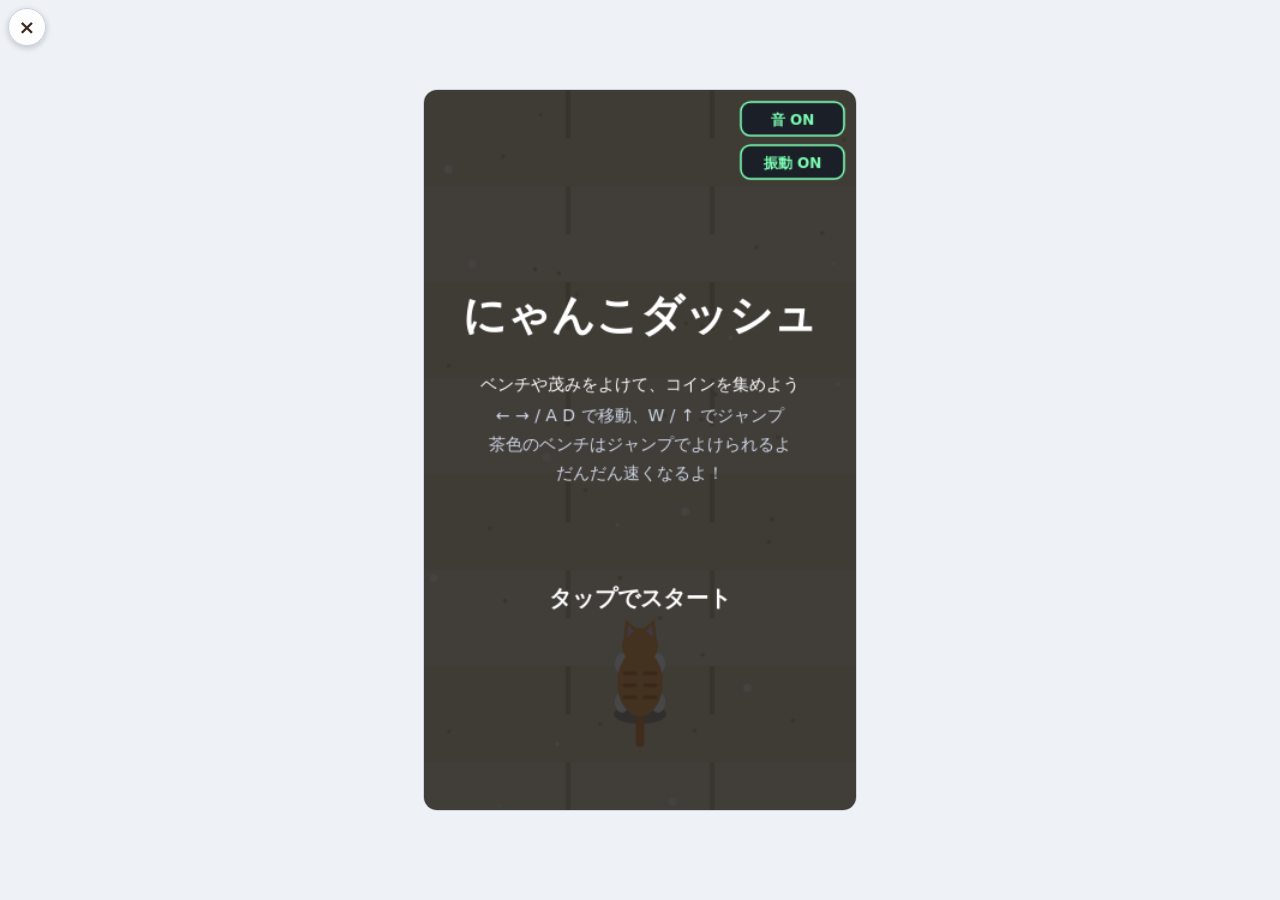
<file: dash.html>
<!DOCTYPE html>
<html lang="ja">
<head>
<meta charset="utf-8">
<meta name="viewport" content="width=device-width, initial-scale=1, viewport-fit=cover">
<title>にゃんこダッシュ</title>
<style>
:root{--bg:#eef1f6;--bd:#c9d0de;box-sizing:border-box;padding-top:env(safe-area-inset-top,0px);padding-bottom:env(safe-area-inset-bottom,0px)}
@media (prefers-color-scheme:dark){:root:not([data-theme="light"]){--bg:#10131b;--bd:#333b52}}
:root[data-theme="dark"]{--bg:#10131b;--bd:#333b52}
html,body{height:100%;margin:0}
body{background:var(--bg);display:flex;align-items:center;justify-content:center;touch-action:none;user-select:none;-webkit-user-select:none}
#backBtn{position:fixed;top:max(8px,env(safe-area-inset-top));left:8px;z-index:5;width:38px;height:38px;border-radius:50%;border:1px solid var(--bd);background:rgba(255,255,255,.92);color:#3b2a20;font:900 20px/1 system-ui,sans-serif;box-shadow:0 2px 6px rgba(0,0,0,.2);cursor:pointer}
canvas{width:min(96vw,calc(94vh*.6),432px);aspect-ratio:3/5;height:auto;border-radius:14px;border:1px solid var(--bd);display:block}
</style>
</head>
<body>
<!-- 組員作のミニゲーム。にゃんカロの中で開くと、拾ったコインがアプリにたまる（1回の上限あり） -->
<button id="backBtn" aria-label="にゃんカロにもどる">×</button>
<canvas id="cv" width="360" height="600"></canvas>
<script>
const cv=document.getElementById('cv'),g=cv.getContext('2d');
const W=360,H=600,LW=W/3,PY=H-110,R=Math.random;
const canVib=typeof navigator.vibrate==='function';
let set={vib:true,snd:true};
try{Object.assign(set,JSON.parse(localStorage.getItem('nd_set')||'{}'))}catch(e){}
// にゃんカロとのつなぎ（同じサイトの中で iframe として開かれたときだけ使える）
const APP=(()=>{try{return window.parent!==window&&window.parent.nyankaloMini?window.parent.nyankaloMini:null}catch(e){return null}})();
if(APP&&!APP.info().sound)set.snd=false;
let rewardMsg='',rewardGiven=0;
let best=0;try{best=APP?((APP.getRec('dash')||{}).best||0):(+localStorage.getItem('nd_best')||0)}catch(e){}
document.getElementById('backBtn').addEventListener('click',e=>{e.stopPropagation();state='start';if(ac)try{ac.close()}catch(_){}if(APP)APP.close();else history.back()});
const save=()=>{try{localStorage.setItem('nd_set',JSON.stringify(set))}catch(e){}};
let state='start',lane=1,px=LW*1.5,items=[],speed=250,trav=0,coins=0,t=0,off=0,shake=0,newBest=false;
let obsTimer=0,coinTimer=0,safe=[1,1,1],lastG=0.5,notice='',noticeT=0,ac=null,bgmStep=0,nextT=0,sx=0,sy=0,sw=false,pz=0,pv=0,magT=0,shield=false,inv=0,magNext=60,barNext=30,st=0,dbgOn=false,dbgSpeed=1,dbgGhost=false,drag=false,vibTaps=[];
const touchUI=matchMedia('(pointer:coarse)').matches;
const cx=l=>LW*l+LW/2;
const fmt=s=>Math.floor(s/60)+':'+String(Math.floor(s%60)).padStart(2,'0');
const dist=()=>Math.floor(trav/20),score=()=>dist()+coins*10;

function reset(){items=[];speed=250;trav=0;coins=0;t=0;lane=1;px=cx(1);off=0;shake=0;newBest=false;obsTimer=1.4;coinTimer=.6;safe=[1,1,1];lastG=.5;pz=0;pv=0;magT=0;shield=false;inv=0;magNext=60;barNext=30;st=0}

// 障害物: 前の列から到達可能なレーンが必ず1つ残るように配置（階段状でも回避可能）
function spawnObs(){
  const g_=lastG,step=.28;
  const reach=[0,1,2].map(l=>safe.some((s,j)=>s&&Math.abs(l-j)*step<=g_));
  for(let k=0;k<20;k++){
    const n=R()<.4?2:1,bl=[0,1,2].sort(()=>R()-.5).slice(0,n);
    if(bl.some(l=>items.some(c=>(c.t==='m'||c.t==='b')&&c.l===l&&Math.abs(c.y+60)<70)))continue;
    const ns=[0,1,2].map(l=>reach[l]&&!bl.includes(l));
    if(ns.some(x=>x)){
      safe=ns;
      bl.forEach(l=>{
        items=items.filter(c=>!(c.t==='c'&&c.l===l&&Math.abs(c.y+60)<50));
        const k=R()<.5?0:1;
        items.push({l,y:-60,t:'o',k});
        if(k===0&&R()<.2)[46,-46,-88].forEach(d=>items.push({l,y:-60+d,t:'c'}));
      });
      return;
    }
  }
  safe=reach.map(x=>x?1:0);
}
function spawnCoin(){
  const l=Math.floor(R()*3),n=1+Math.floor(R()*4);
  if(items.some(o=>o.l===l&&o.t!=='c'&&o.y<0))return;
  for(let i=0;i<n;i++)items.push({l,y:-40-i*42,t:'c'});
}
// 地面湧きアイテム（m=マグネット / b=バリア）
function spawnItem(k){
  for(const l of [0,1,2].sort(()=>R()-.5)){
    if(items.some(o=>o.l===l&&o.t==='o'&&o.y<60))continue;
    items=items.filter(c=>!(c.t==='c'&&c.l===l&&Math.abs(c.y+40)<60));
    items.push({l,y:-40,t:k});return;
  }
}
function drawItem(k,x,y){
  y+=Math.sin(trav/40)*3;
  g.fillStyle='rgba(0,0,0,.2)';g.beginPath();g.ellipse(x,y+24,14,5,0,0,7);g.fill();
  g.beginPath();g.arc(x,y,20,0,7);g.fillStyle=k==='m'?'#fff':'#e8f4ff';g.fill();
  g.lineWidth=3;g.strokeStyle=k==='m'?'#e5484d':'#3b82f6';g.stroke();
  if(k==='m'){
    g.lineWidth=6;g.lineCap='butt';g.strokeStyle='#e5484d';g.beginPath();g.arc(x,y+2,8,Math.PI,0,false);g.stroke();
    g.fillStyle='#bbb';g.fillRect(x-11,y+2,6,8);g.fillRect(x+5,y+2,6,8);
  }else{
    g.fillStyle='#3b82f6';g.beginPath();g.moveTo(x-10,y-10);g.lineTo(x+10,y-10);g.lineTo(x+10,y+2);
    g.quadraticCurveTo(x+10,y+11,x,y+14);g.quadraticCurveTo(x-10,y+11,x-10,y+2);g.closePath();g.fill();
    g.strokeStyle='#fff';g.lineWidth=2.5;g.lineCap='round';g.beginPath();g.moveTo(x-5,y);g.lineTo(x-1,y+5);g.lineTo(x+6,y-5);g.stroke();
  }
}

function move(d){if(state==='play'&&pz===0)lane=Math.max(0,Math.min(2,lane+d))}
function jump(){if(state==='play'&&pz===0)pv=400}
function setSpeedFromX(x){const f=Math.max(0,Math.min(1,(x-16)/190));dbgSpeed=Math.round((.25+2.75*f)*20)/20}
function dbgDo(i){
  if(state!=='play'){notice='プレイ中のみ使えます';noticeT=2;return}
  if(i<2){const n=i?60:30;t+=n;st+=n;notice='+'+n+'秒ジャンプ'}
  else if(i===2){magT=15;notice='マグネット付与'}
  else{shield=true;notice='バリア付与'}
  noticeT=1.8;
}
function start(){
  initAudio();reset();state='play';if(ac)nextT=ac.currentTime+.05;bgmStep=0;
}
function gameOver(){
  state='over';shake=20;
  se('hit');
  if(set.vib&&canVib&&!navigator.vibrate([300,100,200])){notice='この環境では振動が使えません';noticeT=3}
  if(!dbgOn&&score()>best){best=score();newBest=true;try{if(APP)APP.setRec('dash',{best});else localStorage.setItem('nd_best',best)}catch(e){}}
  // アプリへ：拾ったコイン（デバッグ中は0）。1回の上限あり・報酬つきプレイを1回使う
  rewardMsg='';rewardGiven=0;
  if(APP){const r=APP.reward(dbgOn?0:coins);rewardGiven=r.given;rewardMsg=dbgOn?'デバッグ中はコインなし':(r.msg||(coins?'':'コインを拾うとアプリにたまるよ'))}
}

// サウンド（WebAudioで生成）
function initAudio(){
  if(!ac){try{ac=new(window.AudioContext||window.webkitAudioContext)()}catch(e){}}
  if(ac&&ac.state==='suspended')ac.resume();
}
function tone(f,t0,d,type,vol){
  const o=ac.createOscillator(),gn=ac.createGain();
  o.type=type;o.frequency.value=f;
  gn.gain.setValueAtTime(vol,t0);gn.gain.exponentialRampToValueAtTime(.0001,t0+d);
  o.connect(gn);gn.connect(ac.destination);o.start(t0);o.stop(t0+d+.02);
}
function se(kind){
  if(!ac||!set.snd)return;
  const n=ac.currentTime;
  if(kind==='coin'){tone(988,n,.08,'square',.07);tone(1319,n+.07,.16,'square',.07)}
  else if(kind==='item'){tone(660,n,.08,'square',.07);tone(880,n+.07,.08,'square',.07);tone(1175,n+.14,.18,'square',.07)}
  else if(kind==='break'){tone(200,n,.15,'sawtooth',.12);tone(500,n,.08,'square',.06)}
  else{
    const o=ac.createOscillator(),gn=ac.createGain();
    o.type='sawtooth';o.frequency.setValueAtTime(320,n);o.frequency.exponentialRampToValueAtTime(40,n+.5);
    gn.gain.setValueAtTime(.2,n);gn.gain.exponentialRampToValueAtTime(.0001,n+.55);
    o.connect(gn);gn.connect(ac.destination);o.start(n);o.stop(n+.6);
    tone(90,n,.3,'square',.15);
  }
}
const MEL=[523,659,784,659,880,784,659,587,523,659,784,1047,880,784,659,587];
const BAS=[131,131,196,196,175,175,196,196];
function bgm(){
  if(!ac||!set.snd||state!=='play')return;
  const bt=60/(130+Math.min(st*.4,70))/2;
  if(nextT<ac.currentTime-.5)nextT=ac.currentTime;
  while(nextT<ac.currentTime+.3){
    const i=bgmStep%16;
    tone(MEL[i],nextT,bt*.9,'square',.035);
    if(i%2===0)tone(BAS[i>>1],nextT,bt*1.8,'triangle',.07);
    bgmStep++;nextT+=bt;
  }
}

function btns(){
  const a=[];
  a.push({id:'snd',l:'音',on:set.snd});
  a.push({id:'vib',l:'振動',on:set.vib});
  a.forEach((b,i)=>{b.x=W-96;b.y=10+i*36;b.w=86;b.h=28});
  return a;
}

addEventListener('keydown',e=>{
  if(['ArrowLeft','a','A'].includes(e.key))move(-1);
  else if(['ArrowRight','d','D'].includes(e.key))move(1);
  else if(['ArrowUp','w','W'].includes(e.key)){e.preventDefault();jump()}
  else if((e.key===' '||e.key==='Enter')&&state!=='play')start();
});
cv.addEventListener('pointerdown',e=>{
  e.preventDefault();
  const r=cv.getBoundingClientRect(),x=(e.clientX-r.left)*W/r.width,y=(e.clientY-r.top)*H/r.height;
  if(dbgOn&&y>=496){
    if(y>=556&&y<=584){const i=Math.floor((x-12)/86);if(i>=0&&i<4&&x-12-i*86<=78)dbgDo(i)}
    else if(x>=232&&x<=346&&y>=518&&y<=546)dbgGhost=!dbgGhost;
    else if(x>=10&&x<=212&&y>=520&&y<=548){drag=true;setSpeedFromX(x)}
    return;
  }
  for(const b of btns()){
    if(x>=b.x&&x<=b.x+b.w&&y>=b.y&&y<=b.y+b.h){
      set[b.id]=!set[b.id];
      if(b.id==='snd'){initAudio();if(set.snd&&ac)nextT=ac.currentTime+.05}
      if(b.id==='vib'){
        const now=performance.now();vibTaps=vibTaps.filter(v=>now-v<3000);vibTaps.push(now);
        if(vibTaps.length>=5){
          vibTaps=[];set.vib=!set.vib;dbgOn=!dbgOn;
          if(!dbgOn){dbgSpeed=1;dbgGhost=false}
          notice='デバッグモード '+(dbgOn?'ON':'OFF');noticeT=2.5;
        }else if(set.vib&&canVib&&!navigator.vibrate(60)){notice='この環境では振動が使えません';noticeT=3}
      }
      save();return;
    }
  }
  if(state!=='play'){start();return}
  if(e.pointerType==='mouse'){move(x<W/2?-1:1);return}
  sx=e.clientX;sy=e.clientY;sw=true;
});
cv.addEventListener('pointermove',e=>{
  if(drag){const r=cv.getBoundingClientRect();setSpeedFromX((e.clientX-r.left)*W/r.width);return}
  if(!sw||e.pointerType==='mouse')return;
  const dx=e.clientX-sx,dy=e.clientY-sy;
  if(Math.abs(dx)<30&&Math.abs(dy)<30)return;
  if(Math.abs(dx)>Math.abs(dy))move(dx<0?-1:1);else if(dy<0)jump();
  sw=false;
});
addEventListener('pointerup',()=>{sw=false;drag=false});
addEventListener('pointercancel',()=>{sw=false;drag=false});

cv.addEventListener('click',initAudio);
function update(dt){
  noticeT-=dt;
  if(state!=='play')return;
  t+=dt;
  bgm();
  inv-=dt;magT=Math.max(0,magT-dt);
  if(t>=magNext){spawnItem('m');magNext=t+30+R()*20}
  if(t>=barNext){spawnItem('b');barNext=t+35+R()*20}
  if(magT<=0)st+=dt;
  speed=(250+Math.min(st*7,1500))*(magT>0?.75:1)*dbgSpeed;
  const dy=speed*dt;trav+=dy;off=(off+dy)%80;
  obsTimer-=dt;coinTimer-=dt;
  if(obsTimer<=0){
    spawnObs();
    lastG=Math.max(.45,(1.1-t*.005))*(.6+R()*.8);
    lastG=Math.max(.45,lastG);
    obsTimer=lastG;
  }
  if(coinTimer<=0){spawnCoin();coinTimer=(.6+R()*1.2)/(magT>0?2:1)}
  px+=(cx(lane)-px)*Math.min(1,dt*16);
  if(pz>0||pv>0){pv-=1333*dt;pz+=pv*dt;if(pz<=0){pz=0;pv=0}}
  for(const it of items){
    it.y+=dy;
    if(it.done)continue;
    if(it.t==='o'){
      if(!dbgGhost&&inv<=0&&Math.abs(it.y-PY)<34&&Math.abs(cx(it.l)-px)<34&&!(it.k===0&&pz>14)){
        if(shield){shield=false;inv=.7;it.done=true;shake=12;se('break');if(set.vib&&canVib)navigator.vibrate(80)}
        else gameOver();
      }
      continue;
    }
    const ix=it.x??cx(it.l);
    if(it.t==='c'&&magT>0){
      const ddx=px-ix,ddy=PY-it.y,dd=Math.hypot(ddx,ddy);
      if(dd<170&&dd>1){const sp=Math.min(dd,(500+speed*.5)*dt);it.x=ix+ddx/dd*sp;it.y+=ddy/dd*sp}
    }
    const hx=it.x??cx(it.l);
    if(Math.abs(it.y-PY)<28&&Math.abs(hx-px)<30){
      it.done=true;
      if(it.t==='c'){coins++;se('coin');if(set.vib&&canVib)navigator.vibrate(30)}
      else{if(it.t==='m')magT=15;else shield=true;se('item');if(set.vib&&canVib)navigator.vibrate(50)}
    }
  }
  items=items.filter(i=>!i.done&&i.y<H+60);
}

function txt(s,x,y,size,col,al,w){
  g.font=(w||700)+' '+size+'px system-ui,sans-serif';g.textAlign=al||'left';
  g.fillStyle=col||'#fff';g.fillText(s,x,y);
}
function draw(){
  g.save();
  if(shake>.5){g.translate((R()-.5)*shake,(R()-.5)*shake);shake*=.88}else shake=0;
  // 砂場の地面
  for(let i=-1;i<8;i++){
    const k=Math.floor(trav/80)-i,y=i*80+off;
    g.fillStyle=(k&1)?'#e8d3a0':'#e2cb94';g.fillRect(0,y,W,80);
    for(let j=0;j<6;j++){
      const h=Math.abs(Math.sin(k*12.9898+j*78.233)*43758.5453)%1;
      const fx=h*W,fy=y+((h*977)%1)*74+3;
      g.fillStyle=j<4?'#c9ae74':'#f5e6bf';
      g.beginPath();g.arc(fx,fy,j===5?3.5:1.8,0,7);g.fill();
    }
  }
  g.fillStyle='rgba(140,105,50,.35)';
  for(let l=1;l<3;l++)for(let y=-80+off;y<H;y+=80)g.fillRect(l*LW-2,y,4,40);
  // アイテム
  for(const it of items){
    const x=it.x??cx(it.l);
    if(it.t==='o'){
      g.fillStyle='rgba(0,0,0,.22)';g.fillRect(x-30,it.y+14,60,12);
      if(it.k===0){
        g.fillStyle='#444';g.fillRect(x-27,it.y+4,6,20);g.fillRect(x+21,it.y+4,6,20);
        g.fillStyle='#8b5a2b';g.fillRect(x-30,it.y-24,60,30);
        g.fillStyle='#6b4220';g.fillRect(x-30,it.y-14,60,3);g.fillRect(x-30,it.y-4,60,3);
        g.fillStyle='#a8713a';g.fillRect(x-30,it.y-24,60,5);
      }else{
        g.fillStyle='#2f7d32';
        [[-15,2,17],[15,2,17],[0,-8,19],[0,8,16]].forEach(c=>{g.beginPath();g.arc(x+c[0],it.y+c[1],c[2],0,7);g.fill()});
        g.fillStyle='#43a047';
        g.beginPath();g.arc(x-4,it.y-12,8,0,7);g.fill();g.beginPath();g.arc(x+14,it.y-2,6,0,7);g.fill();
      }
    }else if(it.t==='m'||it.t==='b'){drawItem(it.t,x,it.y)}else{
      g.beginPath();g.arc(x,it.y,13,0,7);g.fillStyle='#ffc933';g.fill();
      g.lineWidth=3;g.strokeStyle='#e8a100';g.stroke();
      g.fillStyle='#fff3b0';g.fillRect(x-2,it.y-7,4,14);
    }
  }
  // 猫
  const w=Math.sin(trav/16),y=PY-pz;
  g.fillStyle='rgba(0,0,0,.25)';g.beginPath();g.ellipse(px,PY+30,22-pz/6,8-pz/20,0,0,7);g.fill();
  g.strokeStyle='#e08a2e';g.lineWidth=7;g.lineCap='round';
  g.beginPath();g.moveTo(px,y+24);g.quadraticCurveTo(px+w*18,y+40,px+w*10,y+54);g.stroke();
  g.fillStyle='#fff3e0';
  [[-15,-12-w*7],[15,-12+w*7],[-15,20+w*7],[15,20-w*7]].forEach(p=>{g.beginPath();g.ellipse(px+p[0],y+p[1],6,9,0,0,7);g.fill()});
  g.fillStyle='#f4a340';g.beginPath();g.ellipse(px,y+4,19,28,0,0,7);g.fill();
  g.strokeStyle='#c97a1e';g.lineWidth=3;
  [-4,6,16].forEach(d=>{g.beginPath();g.moveTo(px-13,y+d);g.lineTo(px-4,y+d);g.moveTo(px+4,y+d);g.lineTo(px+13,y+d);g.stroke()});
  g.fillStyle='#f4a340';g.beginPath();g.arc(px,y-27,15,0,7);g.fill();
  g.beginPath();g.moveTo(px-14,y-31);g.lineTo(px-12,y-49);g.lineTo(px-2,y-40);g.fill();
  g.beginPath();g.moveTo(px+14,y-31);g.lineTo(px+12,y-49);g.lineTo(px+2,y-40);g.fill();
  g.fillStyle='#f7b8c4';
  g.beginPath();g.moveTo(px-11,y-34);g.lineTo(px-10,y-44);g.lineTo(px-5,y-39);g.fill();
  g.beginPath();g.moveTo(px+11,y-34);g.lineTo(px+10,y-44);g.lineTo(px+5,y-39);g.fill();
  if(shield){g.beginPath();g.arc(px,y,46,0,7);g.fillStyle='rgba(80,160,255,.22)';g.fill();g.lineWidth=3;g.strokeStyle='rgba(80,160,255,.9)';g.stroke()}
  if(magT>0){g.beginPath();g.arc(px,y,170,0,7);g.lineWidth=2;g.setLineDash([8,8]);g.strokeStyle='rgba(229,72,77,.3)';g.stroke();g.setLineDash([])}
  g.restore();

  // HUD（ゲーム画面内）
  if(state==='play'){
    g.fillStyle='rgba(15,20,35,.6)';g.beginPath();g.roundRect(10,10,150,78,10);g.fill();
    txt('距離  '+dist()+' m',20,32,15);
    txt('コイン  '+coins,20,53,15,'#ffd44d');
    txt('時間  '+fmt(t),20,74,15,'#cfe3ff');
    let py=96;
    if(magT>0){g.fillStyle='rgba(229,72,77,.85)';g.beginPath();g.roundRect(10,py,150,22,8);g.fill();txt('マグネット '+Math.ceil(magT)+'s',20,py+16,13);py+=28}
    if(shield){g.fillStyle='rgba(59,130,246,.85)';g.beginPath();g.roundRect(10,py,150,22,8);g.fill();txt('バリア',20,py+16,13)}
  }
  // オーバーレイ
  if(state!=='play'){
    g.fillStyle='rgba(8,12,22,.74)';g.fillRect(0,0,W,H);
    const o=state==='over';
    txt(o?'ゲームオーバー':'にゃんこダッシュ',W/2,200,o?32:36,'#fff','center');
    if(o){
      if(newBest)txt('NEW RECORD!',W/2,232,16,'#ffd44d','center');
      txt('距離 '+dist()+' m　コイン '+coins+' 枚（×10）',W/2,272,15,'#fff','center',500);
      txt('時間 '+fmt(t),W/2,296,15,'#fff','center',500);
      txt('スコア '+score(),W/2,340,28,'#ffc933','center');
      txt('ベスト '+best,W/2,368,15,'#cfd6e6','center',500);
      if(rewardMsg)txt(rewardMsg,W/2,396,14,rewardGiven?'#7cffb2':'#cfd6e6','center');
    }else{
      txt('ベンチや茂みをよけて、コインを集めよう',W/2,250,14,'#fff','center',500);
      txt(touchUI?'スワイプで移動（上スワイプでジャンプ）':'← → / A D で移動、W / ↑ でジャンプ',W/2,276,14,'#cfd6e6','center',500);
      txt('茶色のベンチはジャンプでよけられるよ',W/2,300,14,'#cfd6e6','center',500);
      txt('だんだん速くなるよ！',W/2,324,14,'#cfd6e6','center',500);
      if(best)txt('ベスト '+best,W/2,364,15,'#ffc933','center');
      if(APP){const i=APP.info();txt(i.left>0?'♥ '+i.left+'（コインを もらうと ♥1・最大'+i.max+'枚）':'♥が ないので 練習（コインなし）',W/2,392,12,'#ffd44d','center',500)/* v10.6 */}
    }
    txt(o?'タップでリトライ':'タップでスタート',W/2,430,19,'#fff','center');
  }
  if(dbgOn){
    g.fillStyle='rgba(15,20,35,.9)';g.beginPath();g.roundRect(6,496,W-12,98,10);g.fill();
    g.strokeStyle='#ff9f43';g.lineWidth=1.5;g.stroke();
    txt('DEBUG  速度 ×'+dbgSpeed.toFixed(2)+'　t='+Math.floor(t)+'s',16,514,12,'#ff9f43');
    g.fillStyle='#4a5578';g.fillRect(16,532,190,4);
    g.fillStyle='#ff9f43';g.beginPath();g.arc(16+190*(dbgSpeed-.25)/2.75,534,8,0,7);g.fill();
    g.fillStyle=dbgGhost?'rgba(124,255,178,.25)':'rgba(255,255,255,.08)';g.beginPath();g.roundRect(232,518,114,28,8);g.fill();
    g.strokeStyle=dbgGhost?'#7cffb2':'#7a8399';g.lineWidth=1.5;g.stroke();
    txt('障害物無視 '+(dbgGhost?'ON':'OFF'),289,536,12,dbgGhost?'#7cffb2':'#b5bccd','center');
    ['+30秒','+60秒','マグネット','バリア'].forEach((l,i)=>{
      g.fillStyle='rgba(255,159,67,.18)';g.beginPath();g.roundRect(12+i*86,556,78,28,8);g.fill();
      g.strokeStyle='#ff9f43';g.stroke();
      txt(l,51+i*86,574,12,'#ffd9a8','center');
    });
  }
  if(noticeT>0){
    g.fillStyle='rgba(15,20,35,.85)';g.beginPath();g.roundRect(20,400,W-40,36,10);g.fill();
    txt(notice,W/2,423,13,'#ffd44d','center');
  }
  // 設定ボタン
  for(const b of btns()){
    g.fillStyle='rgba(15,20,35,.72)';g.beginPath();g.roundRect(b.x,b.y,b.w,b.h,8);g.fill();
    g.strokeStyle=b.on?'#7cffb2':'#7a8399';g.lineWidth=1.5;g.stroke();
    txt(b.l+' '+(b.on?'ON':'OFF'),b.x+b.w/2,b.y+19,12,b.on?'#7cffb2':'#b5bccd','center');
  }
}
let last=performance.now();
function loop(n){
  const dt=Math.min(.05,(n-last)/1000);last=n;
  update(dt);draw();requestAnimationFrame(loop);
}
reset();requestAnimationFrame(loop);
</script>
</body>
</html>
</file>
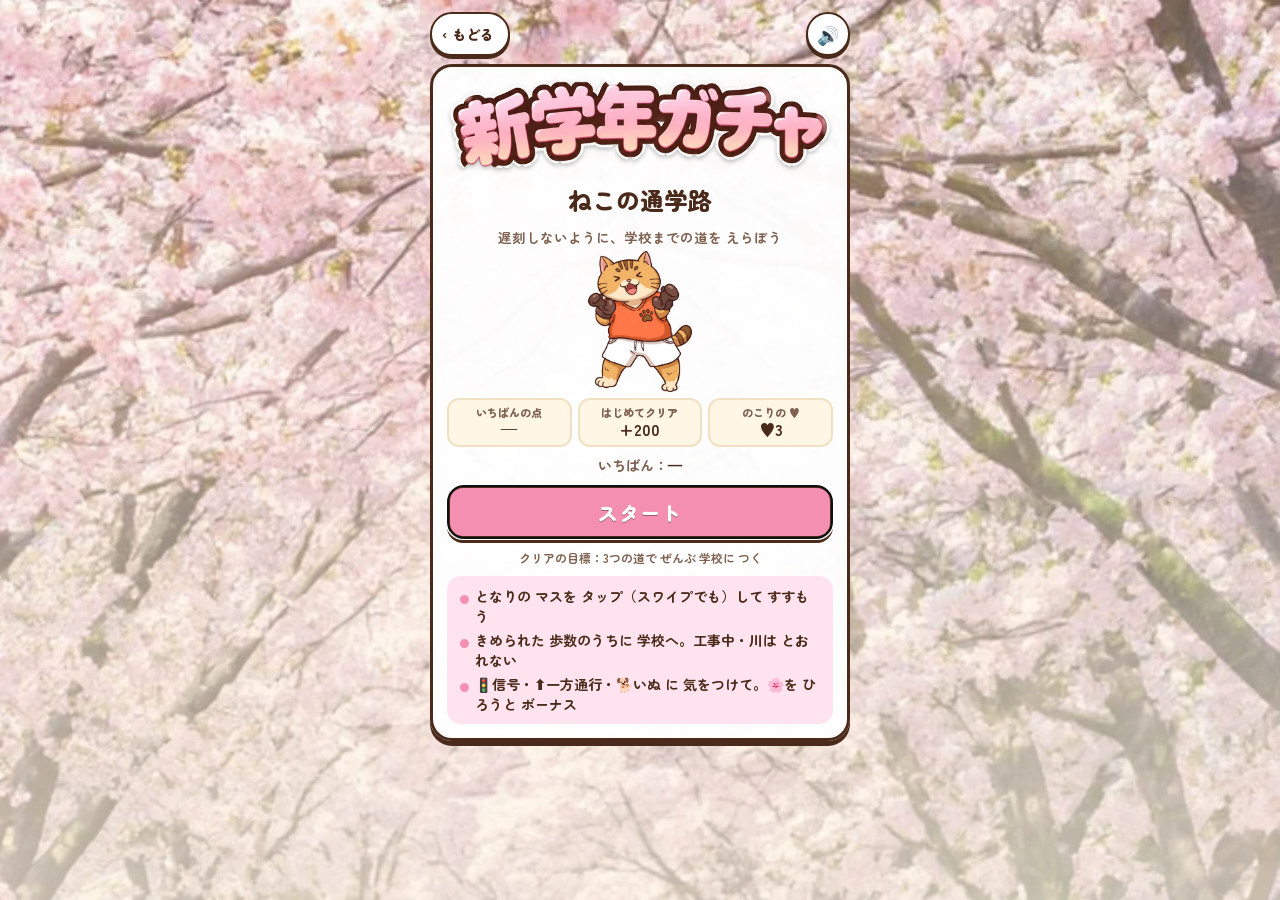
<file: evgame.html>
<!DOCTYPE html>
<html lang="ja">
<head>
<meta charset="UTF-8">
<meta name="viewport" content="width=device-width, initial-scale=1.0, maximum-scale=1.0, user-scalable=no, viewport-fit=cover">
<title>イベントのミニゲーム</title>
<!-- v10.4：イベントのミニゲーム（6つ）。にゃんカロの中から iframe で開く（event.js の openEvGame）。?e=イベントのid -->
<link rel="stylesheet" href="fonts.css?v=10.7">
<link rel="stylesheet" href="petcat.css?v=10.7">
<link rel="stylesheet" href="evgame.css?v=10.7">
</head>
<body>
<div id="eg" class="eg">
  <canvas id="egCanvas" aria-hidden="true"></canvas>
  <div id="egSprites" class="eg-sprites" aria-hidden="true"></div>
  <!-- 遊んでいるあいだの表示 -->
  <div id="egHud" class="eg-hud" hidden>
    <button type="button" class="eg-round" id="egPause" aria-label="いちじていし">Ⅱ</button>
    <div class="eg-score"><small>スコア</small><b id="egScore">0</b></div>
    <div class="eg-info" id="egInfo"></div>
    <div class="eg-timebar" id="egTimebar"><i id="egTime"></i></div>
  </div>
  <div id="egCombo" class="eg-combo" aria-hidden="true"></div>
  <div id="egCount" class="eg-count" aria-live="polite"></div>
  <!-- はじめ・いちじていし・けっか -->
  <div id="egPanel" class="eg-panel"></div>
  <div id="egLive" class="eg-sr" aria-live="polite"></div>
</div>
<script src="data.js?v=10.7"></script>
<script src="cat.js?v=10.7"></script>
<script src="cat-ev.js?v=10.7"></script>
<script src="petcat.js?v=10.7"></script>
<script src="evgame.js?v=10.7"></script>
<script src="evg-school.js?v=10.7"></script>
<script src="evg-rainy.js?v=10.7"></script>
<script src="evg-summer.js?v=10.7"></script>
<script src="evg-halloween.js?v=10.7"></script>
<script src="evg-xmas.js?v=10.7"></script>
<script src="evg-newyear.js?v=10.7"></script>
<script>EG.boot();</script>
</body>
</html>
</file>
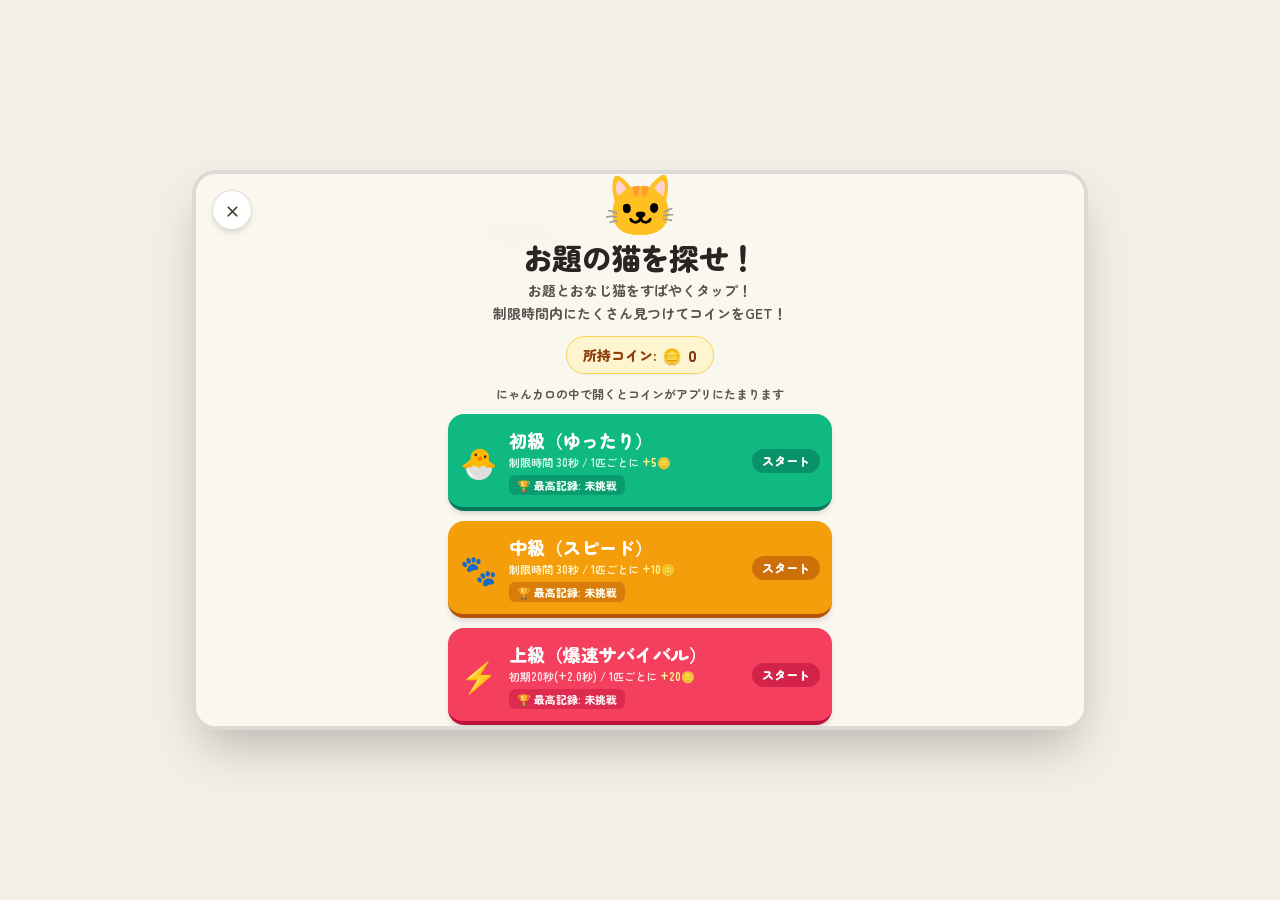
<file: sagase.html>
<!DOCTYPE html>
<html lang="ja">
<head>
  <meta charset="UTF-8">
  <meta name="viewport" content="width=device-width, initial-scale=1.0, maximum-scale=1.0, user-scalable=no, viewport-fit=cover">
  <title>お題の猫を探せ！</title>
  <!-- 組員作のミニゲーム。にゃんカロ用に、Tailwind をオフライン用の sagase.css にし、コインをアプリのコインにつないだ -->
  <link rel="stylesheet" href="fonts.css?v=10.7">
  <link rel="stylesheet" href="sagase.css?v=10.7">
  <style>
    
    * {
      box-sizing: border-box;
      -webkit-tap-highlight-color: transparent;
    }

    html, body {
      width: 100%;
      height: 100%;
      height: 100dvh;
      margin: 0;
      padding: 0;
      overflow: hidden;
      font-family: 'Zen Maru Gothic', 'Hiragino Maru Gothic ProN', -apple-system, BlinkMacSystemFont, sans-serif;
      user-select: none;
      -webkit-user-select: none;
      touch-action: none;
      background-color: #f3efe6;
    }

    /* ミス時の画面シェイクアニメーション */
    @keyframes shake {
      0%, 100% { transform: translate(0, 0); }
      20% { transform: translate(-8px, 4px); }
      40% { transform: translate(8px, -4px); }
      60% { transform: translate(-5px, -2px); }
      80% { transform: translate(5px, 2px); }
    }
    .animate-shake {
      animation: shake 0.3s cubic-bezier(.36,.07,.19,.97) both;
    }

    /* ミス時の赤フラッシュ枠演出 */
    @keyframes red-flash {
      0% { box-shadow: inset 0 0 0 0px rgba(239, 68, 68, 0); }
      30% { box-shadow: inset 0 0 0 16px rgba(239, 68, 68, 0.65); }
      100% { box-shadow: inset 0 0 0 0px rgba(239, 68, 68, 0); }
    }
    .flash-error {
      animation: red-flash 0.35s ease-out;
    }

    /* 残り時間ピンチ時の赤い緊迫ビネット鼓動アニメーション */
    @keyframes danger-pulse {
      0%, 100% { transform: scale(1); filter: brightness(1); }
      50% { transform: scale(1.015); filter: brightness(1.15); }
    }
    .danger-vignette-active {
      animation: danger-pulse 0.75s ease-in-out infinite;
    }

    /* リアルタイム自己ベスト更新バッジのポップイン＆ゴールド発光アニメーション */
    @keyframes badge-pop {
      0% { transform: scale(0.3) rotate(-6deg); opacity: 0; }
      65% { transform: scale(1.15) rotate(2deg); opacity: 1; }
      100% { transform: scale(1) rotate(0deg); opacity: 1; }
    }
    @keyframes badge-glow {
      0%, 100% { box-shadow: 0 0 6px rgba(245, 158, 11, 0.55), 0 0 12px rgba(251, 191, 36, 0.35); }
      50% { box-shadow: 0 0 14px rgba(245, 158, 11, 0.95), 0 0 22px rgba(251, 191, 36, 0.7); }
    }
    .live-best-badge-active {
      display: inline-flex !important;
      animation: badge-pop 0.45s cubic-bezier(0.34, 1.56, 0.64, 1) forwards, badge-glow 1.4s ease-in-out 0.45s infinite;
    }

    /* フローティングHUDカードの影 */
    .hud-card-shadow {
      box-shadow: 0 8px 24px -4px rgba(120, 95, 75, 0.18), 0 3px 6px -2px rgba(120, 95, 75, 0.08);
    }
  </style>
</head>
<body class="w-full h-full flex flex-col items-center justify-center p-0 sm:p-4 text-stone-800">

  <!-- メインゲーム外枠コンテナ -->
  <div id="gameFrame" class="relative w-full h-full max-w-4xl sm:h-auto sm:aspect-[16/10] bg-[#FAF6EE] sm:border-4 border-stone-300/80 sm:rounded-3xl shadow-2xl overflow-hidden flex flex-col">

    <!-- 残り時間ピンチ時の赤い緊迫ビネットオーバーレイ -->
    <div id="dangerVignette" class="pointer-events-none absolute inset-0 z-10 opacity-0 transition-opacity duration-300" style="background: radial-gradient(circle, rgba(239,68,68,0) 58%, rgba(220,38,38,0.42) 100%); box-shadow: inset 0 0 36px rgba(220, 38, 38, 0.45);"></div>

    <!-- トップ・フローティングHUDバー（モバイルでもサウンドボタンと重ならないレスポンシブ配置） -->
    <!-- にゃんカロにもどるボタン -->
    <button id="backBtn" aria-label="にゃんカロにもどる" class="absolute top-2.5 left-2 sm:top-4 sm:left-4 z-40 bg-white/90 hover:bg-white text-stone-700 border border-stone-300/80 rounded-full shadow-md transition active:scale-95 font-black flex items-center justify-center w-9 h-9 sm:w-10 sm:h-10 text-lg cursor-pointer">×</button>

    <div class="absolute top-2 sm:top-3 left-0 right-0 z-10 pl-12 pr-2.5 sm:pl-16 sm:pr-4 flex items-center justify-center gap-2 pointer-events-none">
      <div class="hud-card-shadow pointer-events-auto flex-1 max-w-xl bg-white/95 backdrop-blur-md border border-stone-200/90 rounded-2xl sm:rounded-3xl px-2.5 py-1.5 sm:px-4 sm:py-2.5 flex items-center justify-between">
        
        <!-- お題の猫プレビューアイコン＆テキスト -->
        <div class="flex items-center gap-2 sm:gap-3 min-w-0">
          <!-- プレビューサムネイル用Canvas -->
          <div class="w-10 h-10 sm:w-14 sm:h-14 rounded-full border-2 border-amber-500/80 bg-[#FAF6EE] flex items-center justify-center shadow-inner overflow-hidden flex-shrink-0">
            <canvas id="targetIconCanvas" class="w-full h-full object-contain"></canvas>
          </div>
          
          <!-- お題タイトルとバッジ -->
          <div class="flex flex-col min-w-0">
            <div class="flex items-center gap-1 mb-0.5 flex-wrap">
              <span id="diffBadge" class="text-[9px] sm:text-[10px] font-black text-amber-600 bg-amber-100 px-1.5 py-0.5 rounded-full w-max leading-none">初級</span>
              <span id="liveHighScoreBadge" class="hidden items-center gap-0.5 text-[9px] sm:text-[10px] font-black text-stone-900 bg-gradient-to-r from-amber-300 via-yellow-200 to-amber-400 border border-amber-500 px-1.5 py-0.5 rounded-full leading-none tracking-tight">
                👑 BEST更新!
              </span>
            </div>
            <h2 id="targetTitle" class="text-xs sm:text-base font-black text-stone-800 tracking-wide leading-tight truncate">
              トラ猫を探せ！
            </h2>
          </div>
        </div>

        <!-- 見つけた匹数・獲得コイン・残り時間ステータス -->
        <div class="text-right flex flex-col justify-center pl-1.5 sm:pl-2 flex-shrink-0">
          <div class="text-[10px] sm:text-xs font-bold text-stone-500 tracking-wider">
            <span id="catCountDisplay" class="font-black text-stone-800">0匹</span>
            <span class="mx-0.5 sm:mx-1 text-stone-300">|</span>
            <span class="text-amber-500">🪙</span> <span id="coinDisplay" class="font-extrabold text-amber-600">0</span>
          </div>
          <div id="timeDisplay" class="text-xs sm:text-base font-black text-rose-500 tracking-wider mt-0.5">
            TIME: 30.0s
          </div>
        </div>

      </div>

      <!-- サウンドON/OFF切り替えボタン -->
      <button id="soundBtn" aria-label="Toggle Sound" class="pointer-events-auto sm:absolute sm:top-1 sm:right-4 z-20 bg-white/90 hover:bg-white text-stone-700 border border-stone-300/80 rounded-full p-2 shadow-md transition active:scale-95 text-xs font-bold flex items-center justify-center w-9 h-9 sm:w-10 sm:h-10 flex-shrink-0 cursor-pointer">
        <span id="soundIcon" class="text-base sm:text-lg">🔊</span>
      </button>
    </div>

    <!-- メインゲーム描画Canvas -->
    <canvas id="gameCanvas" class="w-full h-full block cursor-pointer"></canvas>

    <!-- 難易度選択＆スタート画面オーバーレイ -->
    <div id="startOverlay" class="absolute inset-0 bg-[#FAF6EE]/95 backdrop-blur-md z-30 flex flex-col items-center justify-center px-3 py-3 sm:p-6 text-center overflow-y-auto">
      <div class="text-4xl sm:text-6xl mb-1 sm:mb-2 animate-bounce">🐱</div>
      <h1 class="text-xl sm:text-3xl font-black text-stone-800 mb-0.5 sm:mb-1 tracking-tight">お題の猫を探せ！</h1>
      <p class="text-stone-600 text-[11px] sm:text-sm max-w-sm mb-2 sm:mb-3 font-bold leading-snug sm:leading-relaxed">
        お題とおなじ猫をすばやくタップ！<br>制限時間内にたくさん見つけてコインをGET！
      </p>

      <!-- 累計所持コイン表示 -->
      <div class="bg-amber-100/80 border border-amber-300 text-amber-800 font-extrabold text-xs sm:text-sm px-3.5 py-1 sm:px-4 sm:py-1.5 rounded-full mb-2.5 sm:mb-4 flex items-center gap-1.5 shadow-sm">
        <span>所持コイン:</span>
        <span class="text-sm sm:text-base">🪙</span>
        <span id="totalCoinsMenu" class="text-amber-900 font-black text-sm sm:text-base">0</span>
      </div>
      <p id="rewardLeft" class="text-stone-600 text-[10px] sm:text-xs font-bold -mt-1 mb-2 sm:mb-3 leading-snug"></p>

      <!-- 難易度選択ボタンリスト -->
      <div class="w-full max-w-sm space-y-2 sm:space-y-2.5 mb-1">
        <!-- 初級ボタン -->
        <button data-diff="easy" class="diffBtn w-full bg-emerald-500 hover:bg-emerald-400 active:scale-[0.98] text-white border-b-4 border-emerald-700 rounded-2xl p-2.5 sm:p-3 shadow-md flex items-center justify-between text-left transition-all cursor-pointer">
          <div class="flex items-center gap-2.5 sm:gap-3 min-w-0">
            <span class="text-2xl sm:text-3xl flex-shrink-0">🐣</span>
            <div class="min-w-0">
              <div class="font-black text-sm sm:text-lg leading-tight">初級（ゆったり）</div>
              <div class="text-[10px] sm:text-[11px] text-emerald-100 font-bold truncate">制限時間 30秒 / 1匹ごとに <span class="text-yellow-200 font-extrabold">+5🪙</span></div>
              <div id="bestMenu-easy" class="text-[10px] sm:text-[11px] text-emerald-50 bg-emerald-700/45 px-2 py-0.5 rounded-md w-max mt-0.5 sm:mt-1 font-extrabold">🏆 最高記録: 未挑戦</div>
            </div>
          </div>
          <span class="text-[11px] sm:text-xs bg-emerald-700/60 font-black px-2 sm:px-2.5 py-1 rounded-full flex-shrink-0 ml-1.5">スタート</span>
        </button>

        <!-- 中級ボタン -->
        <button data-diff="normal" class="diffBtn w-full bg-amber-500 hover:bg-amber-400 active:scale-[0.98] text-white border-b-4 border-amber-700 rounded-2xl p-2.5 sm:p-3 shadow-md flex items-center justify-between text-left transition-all cursor-pointer">
          <div class="flex items-center gap-2.5 sm:gap-3 min-w-0">
            <span class="text-2xl sm:text-3xl flex-shrink-0">🐾</span>
            <div class="min-w-0">
              <div class="font-black text-sm sm:text-lg leading-tight">中級（スピード）</div>
              <div class="text-[10px] sm:text-[11px] text-amber-100 font-bold truncate">制限時間 30秒 / 1匹ごとに <span class="text-yellow-200 font-extrabold">+10🪙</span></div>
              <div id="bestMenu-normal" class="text-[10px] sm:text-[11px] text-amber-50 bg-amber-700/45 px-2 py-0.5 rounded-md w-max mt-0.5 sm:mt-1 font-extrabold">🏆 最高記録: 未挑戦</div>
            </div>
          </div>
          <span class="text-[11px] sm:text-xs bg-amber-700/60 font-black px-2 sm:px-2.5 py-1 rounded-full flex-shrink-0 ml-1.5">スタート</span>
        </button>

        <!-- 上級ボタン -->
        <button data-diff="hard" class="diffBtn w-full bg-rose-500 hover:bg-rose-400 active:scale-[0.98] text-white border-b-4 border-rose-700 rounded-2xl p-2.5 sm:p-3 shadow-md flex items-center justify-between text-left transition-all cursor-pointer">
          <div class="flex items-center gap-2.5 sm:gap-3 min-w-0">
            <span class="text-2xl sm:text-3xl flex-shrink-0">⚡</span>
            <div class="min-w-0">
              <div class="font-black text-sm sm:text-lg leading-tight">上級（爆速サバイバル）</div>
              <div class="text-[10px] sm:text-[11px] text-rose-100 font-bold truncate">初期20秒(+2.0秒) / 1匹ごとに <span class="text-yellow-200 font-extrabold">+20🪙</span></div>
              <div id="bestMenu-hard" class="text-[10px] sm:text-[11px] text-rose-50 bg-rose-700/45 px-2 py-0.5 rounded-md w-max mt-0.5 sm:mt-1 font-extrabold">🏆 最高記録: 未挑戦</div>
            </div>
          </div>
          <span class="text-[11px] sm:text-xs bg-rose-700/60 font-black px-2 sm:px-2.5 py-1 rounded-full flex-shrink-0 ml-1.5">スタート</span>
        </button>
      </div>

    </div>

    <!-- リザルト（タイムアップ）画面オーバーレイ -->
    <div id="gameOverOverlay" class="hidden absolute inset-0 bg-stone-900/85 backdrop-blur-md z-30 flex flex-col items-center justify-center p-5 sm:p-6 text-center text-white">
      <div id="resultEmoji" class="text-5xl sm:text-6xl mb-1.5 sm:mb-2 animate-bounce">⏰</div>
      <h2 id="resultHeader" class="text-3xl sm:text-4xl font-black text-amber-400 mb-1">TIME UP!</h2>
      <p id="resultSub" class="text-stone-200 text-xs sm:text-sm font-bold mb-3">おつかれさま！今回の結果はこちら</p>

      <!-- 新記録達成バッジ -->
      <div id="newRecordBadge" class="hidden mb-3 bg-gradient-to-r from-amber-400 via-yellow-300 to-amber-400 text-stone-900 font-black text-xs sm:text-sm px-4 py-1 rounded-full shadow-lg animate-bounce border-2 border-white">
        ✨ NEW RECORD! 自己ベスト更新！ ✨
      </div>

      <div class="bg-white/10 backdrop-blur border border-white/20 rounded-2xl p-4 w-full max-w-xs mb-4 sm:mb-5 space-y-2">
        <div class="flex justify-between text-sm"><span class="text-stone-300 font-bold">難易度:</span><span id="finalDiff" class="font-black text-amber-300">初級</span></div>
        <div class="flex justify-between text-sm"><span class="text-stone-300 font-bold">見つけた猫:</span><span id="finalCats" class="font-black text-white text-base">0匹</span></div>
        <div class="flex justify-between text-sm"><span class="text-stone-300 font-bold">獲得コイン:</span><span id="finalCoins" class="font-black text-yellow-300 text-base">🪙 +0</span></div>
        <div id="finalNote" class="text-[11px] text-stone-300 font-bold text-right -mt-1"></div>
        <div class="flex justify-between text-sm"><span class="text-stone-300 font-bold">最終スコア:</span><span id="finalScore" class="font-black text-emerald-400 text-lg">0点</span></div>
        <div class="flex justify-between items-center text-sm border-t border-white/15 pt-1.5">
          <span id="finalBestLabel" class="text-stone-300 font-bold">最高記録 (初級):</span>
          <span id="finalBest" class="font-black text-emerald-300 text-base sm:text-lg">0点 (0匹)</span>
        </div>
      </div>

      <!-- もう一度遊ぶ / 難易度を選ぶ ボタン -->
      <div class="flex flex-col sm:flex-row gap-2.5 w-full max-w-xs">
        <button id="retryBtn" class="flex-1 bg-emerald-500 hover:bg-emerald-400 active:scale-95 text-white font-black text-sm sm:text-base py-3 rounded-full shadow-lg border-2 border-emerald-300 transition-all cursor-pointer">
          もう一度遊ぶ
        </button>
        <button id="restartBtn" class="flex-1 bg-amber-500 hover:bg-amber-400 active:scale-95 text-white font-black text-sm sm:text-base py-3 rounded-full shadow-lg border-2 border-amber-300 transition-all cursor-pointer">
          難易度を選ぶ
        </button>
      </div>
    </div>

  </div>

  <script>
    // iOS Safariのバウンススクロール防止
    document.addEventListener('touchmove', (e) => {
      if (!e.target.closest('button')) {
        e.preventDefault();
      }
    }, { passive: false });

    /* ===================================================================
       1. WEB AUDIO API サウンドエンジン（8小節ループBGM + 各種効果音）
       =================================================================== */
    class AudioEngine {
      constructor() {
        this.ctx = null;
        this.muted = false;
        this.bgmPlaying = false;
        this.bgmFastMode = false;
        this.bgmTimer = null;
        this.bgmStep = 0;

        // ほのぼの＆リズミカルな8小節ループBGM（32ステップ = 1ループ）
        // 主旋律（Hz、0は休符）
        this.melodyNotes = [
          523.25, 0,      659.25, 783.99,  // ド  ・  ミ  ソ
          659.25, 0,      587.33, 0,       // ミ  ・  レ  ・
          698.46, 0,      880.00, 783.99,  // ファ・  ラ  ソ
          659.25, 0,      587.33, 0,       // ミ  ・  レ  ・
          523.25, 0,      659.25, 783.99,  // ド  ・  ミ  ソ
          1046.50,0,      880.00, 783.99,  // ド(高) ラ  ソ
          698.46, 659.25, 587.33, 493.88,  // ファ ミ  レ  シ
          523.25, 0,      0,      0        // ド  ・  ・  ・
        ];

        // ベースライン（Hz）
        this.bassNotes = [
          261.63, 0,      196.00, 0,       // C4  ・  G3  ・
          261.63, 0,      196.00, 0,       // C4  ・  G3  ・
          174.61, 0,      220.00, 0,       // F3  ・  A3  ・
          196.00, 0,      246.94, 0,       // G3  ・  B3  ・
          261.63, 0,      196.00, 0,       // C4  ・  G3  ・
          220.00, 0,      174.61, 0,       // A3  ・  F3  ・
          174.61, 0,      196.00, 0,       // F3  ・  G3  ・
          261.63, 196.00, 261.63, 0        // C4  G3  C4  ・
        ];

        // 軽快な裏打ち伴奏コード（Hz）
        this.chordNotes = [
          0,      329.63, 0,      392.00,
          0,      329.63, 0,      392.00,
          0,      349.23, 0,      440.00,
          0,      392.00, 0,      493.88,
          0,      329.63, 0,      392.00,
          0,      440.00, 0,      349.23,
          0,      349.23, 0,      392.00,
          0,      329.63, 0,      0
        ];
      }

      init() {
        if (!this.ctx) {
          const AudioContext = window.AudioContext || window.webkitAudioContext;
          if (AudioContext) {
            this.ctx = new AudioContext();
          }
        }
        if (this.ctx && this.ctx.state === 'suspended') {
          this.ctx.resume();
        }
      }

      // 1ステップ分のBGM音をWeb Audioで合成
      playBgmStep() {
        if (!this.bgmPlaying) return;
        this.init();
        if (!this.ctx) return;

        const stepIdx = this.bgmStep % this.melodyNotes.length;
        const stepDurationSec = this.bgmFastMode ? 0.145 : 0.19; // 残り5秒以下で1.3倍速テンポアップ

        if (!this.muted && this.ctx.state === 'running') {
          const now = this.ctx.currentTime;

          // 1. 主旋律（柔らかく丸みのある三角波）
          const mFreq = this.melodyNotes[stepIdx];
          if (mFreq > 0) {
            const osc = this.ctx.createOscillator();
            const gain = this.ctx.createGain();
            osc.type = 'triangle';
            osc.frequency.setValueAtTime(mFreq, now);

            gain.gain.setValueAtTime(0.001, now);
            gain.gain.linearRampToValueAtTime(0.075, now + 0.015);
            gain.gain.exponentialRampToValueAtTime(0.001, now + stepDurationSec * 1.15);

            osc.connect(gain);
            gain.connect(this.ctx.destination);
            osc.start(now);
            osc.stop(now + stepDurationSec * 1.2);
          }

          // 2. ベースライン（温かみのあるサイン波）
          const bFreq = this.bassNotes[stepIdx];
          if (bFreq > 0) {
            const bOsc = this.ctx.createOscillator();
            const bGain = this.ctx.createGain();
            bOsc.type = 'sine';
            bOsc.frequency.setValueAtTime(bFreq, now);

            bGain.gain.setValueAtTime(0.001, now);
            bGain.gain.linearRampToValueAtTime(0.09, now + 0.015);
            bGain.gain.exponentialRampToValueAtTime(0.001, now + stepDurationSec * 1.3);

            bOsc.connect(bGain);
            bGain.connect(this.ctx.destination);
            bOsc.start(now);
            bOsc.stop(now + stepDurationSec * 1.35);
          }

          // 3. 裏打ち伴奏（軽やかなスタッカート）
          const cFreq = this.chordNotes[stepIdx];
          if (cFreq > 0) {
            const cOsc = this.ctx.createOscillator();
            const cGain = this.ctx.createGain();
            cOsc.type = 'sine';
            cOsc.frequency.setValueAtTime(cFreq, now);

            cGain.gain.setValueAtTime(0.001, now);
            cGain.gain.linearRampToValueAtTime(0.035, now + 0.01);
            cGain.gain.exponentialRampToValueAtTime(0.001, now + stepDurationSec * 0.75);

            cOsc.connect(cGain);
            cGain.connect(this.ctx.destination);
            cOsc.start(now);
            cOsc.stop(now + stepDurationSec * 0.8);
          }
        }

        this.bgmStep++;
        this.bgmTimer = setTimeout(() => this.playBgmStep(), stepDurationSec * 1000);
      }

      startBgm() {
        this.stopBgm();
        this.init();
        this.bgmPlaying = true;
        this.bgmFastMode = false;
        this.bgmStep = 0;
        this.playBgmStep();
      }

      setBgmFast(isFast) {
        this.bgmFastMode = isFast;
      }

      stopBgm() {
        this.bgmPlaying = false;
        if (this.bgmTimer) {
          clearTimeout(this.bgmTimer);
          this.bgmTimer = null;
        }
      }

      // 猫の鳴き声（ニャー）効果音
      playMeow() {
        if (this.muted) return;
        this.init();
        if (!this.ctx) return;

        const now = this.ctx.currentTime;
        const osc = this.ctx.createOscillator();
        const gain = this.ctx.createGain();

        osc.type = 'sine';
        osc.frequency.setValueAtTime(540, now);
        osc.frequency.exponentialRampToValueAtTime(980, now + 0.12);
        osc.frequency.exponentialRampToValueAtTime(620, now + 0.28);

        gain.gain.setValueAtTime(0, now);
        gain.gain.linearRampToValueAtTime(0.28, now + 0.04);
        gain.gain.exponentialRampToValueAtTime(0.001, now + 0.3);

        osc.connect(gain);
        gain.connect(this.ctx.destination);
        osc.start(now);
        osc.stop(now + 0.3);
      }

      // コイン獲得チャイム効果音
      playCoin() {
        if (this.muted) return;
        this.init();
        if (!this.ctx) return;

        const now = this.ctx.currentTime;
        const osc1 = this.ctx.createOscillator();
        const osc2 = this.ctx.createOscillator();
        const gain = this.ctx.createGain();

        osc1.type = 'sine';
        osc2.type = 'sine';
        osc1.frequency.setValueAtTime(987.77, now); // B5
        osc2.frequency.setValueAtTime(1318.51, now + 0.08); // E6

        gain.gain.setValueAtTime(0, now);
        gain.gain.linearRampToValueAtTime(0.24, now + 0.02);
        gain.gain.exponentialRampToValueAtTime(0.001, now + 0.4);

        osc1.connect(gain);
        osc2.connect(gain);
        gain.connect(this.ctx.destination);

        osc1.start(now);
        osc2.start(now + 0.08);
        osc1.stop(now + 0.35);
        osc2.stop(now + 0.45);
      }

      // 新記録達成ファンファーレ効果音
      playClearFanfare() {
        if (this.muted) return;
        this.init();
        if (!this.ctx) return;

        const notes = [523.25, 659.25, 783.99, 1046.50]; // C5, E5, G5, C6
        notes.forEach((freq, idx) => {
          const now = this.ctx.currentTime + idx * 0.1;
          const osc = this.ctx.createOscillator();
          const gain = this.ctx.createGain();
          osc.type = 'triangle';
          osc.frequency.setValueAtTime(freq, now);
          gain.gain.setValueAtTime(0, now);
          gain.gain.linearRampToValueAtTime(0.24, now + 0.02);
          gain.gain.exponentialRampToValueAtTime(0.001, now + 0.38);
          osc.connect(gain);
          gain.connect(this.ctx.destination);
          osc.start(now);
          osc.stop(now + 0.38);
        });
      }

      // ミス（不正解）ブザー効果音
      playWrong() {
        if (this.muted) return;
        this.init();
        if (!this.ctx) return;

        const now = this.ctx.currentTime;
        const osc1 = this.ctx.createOscillator();
        const osc2 = this.ctx.createOscillator();
        const gain = this.ctx.createGain();

        osc1.type = 'sawtooth';
        osc2.type = 'square';
        osc1.frequency.setValueAtTime(140, now);
        osc2.frequency.setValueAtTime(180, now);

        gain.gain.setValueAtTime(0.2, now);
        gain.gain.exponentialRampToValueAtTime(0.001, now + 0.25);

        osc1.connect(gain);
        osc2.connect(gain);
        gain.connect(this.ctx.destination);

        osc1.start(now); osc2.start(now);
        osc1.stop(now + 0.25); osc2.stop(now + 0.25);
      }

      // タイムアップ効果音
      playTimeUp() {
        if (this.muted) return;
        this.init();
        if (!this.ctx) return;

        [523.25, 440, 392, 349.23].forEach((freq, idx) => {
          const now = this.ctx.currentTime + idx * 0.11;
          const osc = this.ctx.createOscillator();
          const gain = this.ctx.createGain();
          osc.type = 'sine';
          osc.frequency.setValueAtTime(freq, now);
          gain.gain.setValueAtTime(0.22, now);
          gain.gain.exponentialRampToValueAtTime(0.001, now + 0.32);
          osc.connect(gain);
          gain.connect(this.ctx.destination);
          osc.start(now);
          osc.stop(now + 0.32);
        });
      }
    }

    const sound = new AudioEngine();

    function unlockMobileAudio() {
      sound.init();
      window.removeEventListener('touchstart', unlockMobileAudio);
      window.removeEventListener('pointerdown', unlockMobileAudio);
    }
    window.addEventListener('touchstart', unlockMobileAudio, { once: true });
    window.addEventListener('pointerdown', unlockMobileAudio, { once: true });

    /* ===================================================================
       2. 6種類の猫ベクターグラフィックス描画エンジン（Canvas）
       =================================================================== */

    const BREEDS = {
      tabby: {
        id: 'tabby',
        title: 'トラ猫を探せ！',
        baseColor: '#d97706',
        highlightColor: '#fef3c7',
        shadowColor: '#92400e',
        innerEar: '#fca5a5',
        eyeIrisInner: '#f59e0b',
        eyeIrisOuter: '#b45309',
        eyeStyle: 'almond_amber',
        stripes: '#783c0c'
      },
      white: {
        id: 'white',
        title: '白猫を探せ！',
        baseColor: '#ffffff',
        highlightColor: '#ffffff',
        shadowColor: '#e2e8f0',
        innerEar: '#fecdd3',
        eyeIrisInner: '#38bdf8',
        eyeIrisOuter: '#0284c7',
        eyeStyle: 'almond_blue'
      },
      black: {
        id: 'black',
        title: '黒猫を探せ！',
        baseColor: '#27272a',
        highlightColor: '#52525b',
        shadowColor: '#18181b',
        innerEar: '#f472b6',
        eyeIrisInner: '#facc15',
        eyeIrisOuter: '#ca8a04',
        eyeStyle: 'almond_gold'
      },
      grey: {
        id: 'grey',
        title: '灰猫を探せ！',
        baseColor: '#64748b',
        highlightColor: '#cbd5e1',
        shadowColor: '#334155',
        innerEar: '#cbd5e1',
        eyeIrisInner: '#4ade80',
        eyeIrisOuter: '#15803d',
        eyeStyle: 'almond_green'
      },
      patch: {
        id: 'patch',
        title: 'ぶち猫を探せ！',
        baseColor: '#f8fafc',
        highlightColor: '#ffffff',
        shadowColor: '#e2e8f0',
        innerEar: '#fca5a5',
        eyeIrisInner: '#06b6d4',
        eyeIrisOuter: '#0e7490',
        patchColor: '#334155',
        eyeStyle: 'almond_cyan'
      },
      calico: {
        id: 'calico',
        title: '三毛猫を探せ！',
        baseColor: '#ffffff',
        highlightColor: '#ffffff',
        shadowColor: '#e2e8f0',
        innerEar: '#fca5a5',
        eyeIrisInner: '#f59e0b',
        eyeIrisOuter: '#b45309',
        calicoOrange: '#ea580c',
        calicoBlack: '#1e293b',
        eyeStyle: 'almond_hazel'
      }
    };

    const BREED_KEYS = Object.keys(BREEDS);

    // 詳細な猫の顔イラストをCanvasに描画
    function drawCat(ctx, centerX, centerY, radius, breedData) {
      ctx.save();
      ctx.translate(centerX, centerY);

      const strokeColor = '#2b231f';
      const strokeWidth = radius * 0.08;

      // 1. 両耳の描画
      function drawEar(isLeft) {
        const sign = isLeft ? -1 : 1;
        ctx.save();

        ctx.beginPath();
        ctx.moveTo(sign * radius * 0.45, -radius * 0.55);
        ctx.quadraticCurveTo(sign * radius * 0.95, -radius * 1.15, sign * radius * 0.82, -radius * 1.18);
        ctx.quadraticCurveTo(sign * radius * 0.35, -radius * 0.95, sign * radius * 0.15, -radius * 0.78);
        ctx.closePath();

        ctx.fillStyle = (isLeft && breedData.id === 'patch') ? breedData.patchColor : breedData.baseColor;
        ctx.fill();
        ctx.lineWidth = strokeWidth;
        ctx.strokeStyle = strokeColor;
        ctx.stroke();

        ctx.beginPath();
        ctx.moveTo(sign * radius * 0.48, -radius * 0.62);
        ctx.lineTo(sign * radius * 0.76, -radius * 1.05);
        ctx.lineTo(sign * radius * 0.28, -radius * 0.82);
        ctx.closePath();
        ctx.fillStyle = breedData.innerEar;
        ctx.fill();

        ctx.restore();
      }

      drawEar(true);
      drawEar(false);

      // 2. グラデーション付きの輪郭（頭部）
      const headGrad = ctx.createRadialGradient(
        -radius * 0.2, -radius * 0.2, radius * 0.1,
        0, 0, radius
      );
      headGrad.addColorStop(0, breedData.highlightColor || breedData.baseColor);
      headGrad.addColorStop(0.75, breedData.baseColor);
      headGrad.addColorStop(1, breedData.shadowColor || breedData.baseColor);

      ctx.beginPath();
      ctx.arc(0, 0, radius, 0, Math.PI * 2);
      ctx.fillStyle = headGrad;
      ctx.fill();
      ctx.lineWidth = strokeWidth;
      ctx.strokeStyle = strokeColor;
      ctx.stroke();

      // 3. 猫種ごとの毛柄パターン（トラ・ぶち・三毛）
      if (breedData.id === 'tabby') {
        ctx.fillStyle = breedData.stripes;
        ctx.beginPath();
        ctx.moveTo(-radius * 0.08, -radius * 0.88);
        ctx.lineTo(0, -radius * 0.52);
        ctx.lineTo(radius * 0.08, -radius * 0.88);
        ctx.fill();

        ctx.beginPath();
        ctx.moveTo(-radius * 0.38, -radius * 0.78);
        ctx.lineTo(-radius * 0.18, -radius * 0.48);
        ctx.lineTo(-radius * 0.26, -radius * 0.84);
        ctx.fill();

        ctx.beginPath();
        ctx.moveTo(radius * 0.38, -radius * 0.78);
        ctx.lineTo(radius * 0.18, -radius * 0.48);
        ctx.lineTo(radius * 0.26, -radius * 0.84);
        ctx.fill();
      } else if (breedData.id === 'patch') {
        ctx.beginPath();
        ctx.ellipse(-radius * 0.34, -radius * 0.08, radius * 0.44, radius * 0.48, 0.2, 0, Math.PI * 2);
        ctx.fillStyle = breedData.patchColor;
        ctx.fill();
      } else if (breedData.id === 'calico') {
        ctx.beginPath();
        ctx.ellipse(-radius * 0.42, -radius * 0.42, radius * 0.42, radius * 0.38, -0.3, 0, Math.PI * 2);
        ctx.fillStyle = breedData.calicoOrange;
        ctx.fill();

        ctx.beginPath();
        ctx.ellipse(radius * 0.45, -radius * 0.35, radius * 0.38, radius * 0.35, 0.4, 0, Math.PI * 2);
        ctx.fillStyle = breedData.calicoBlack;
        ctx.fill();
      }

      // 4. 口元（ひげ袋・マズル）
      const muzzleY = radius * 0.22;
      ctx.beginPath();
      ctx.ellipse(-radius * 0.18, muzzleY, radius * 0.24, radius * 0.18, -0.15, 0, Math.PI * 2);
      ctx.ellipse(radius * 0.18, muzzleY, radius * 0.24, radius * 0.18, 0.15, 0, Math.PI * 2);
      ctx.fillStyle = breedData.id === 'black' ? '#3f3f46' : 'rgba(255, 255, 255, 0.85)';
      ctx.fill();

      // 5. アーモンド型の瞳とハイライト
      const eyeOffsetX = radius * 0.36;
      const eyeOffsetY = -radius * 0.12;
      const eyeRx = radius * 0.24;
      const eyeRy = radius * 0.21;

      function renderRealisticEye(isLeft) {
        const ex = isLeft ? -eyeOffsetX : eyeOffsetX;
        ctx.save();
        ctx.translate(ex, eyeOffsetY);

        ctx.beginPath();
        ctx.ellipse(0, 0, eyeRx, eyeRy, 0, 0, Math.PI * 2);
        ctx.fillStyle = '#1c1917';
        ctx.fill();

        const irisGrad = ctx.createRadialGradient(0, 0, eyeRx * 0.15, 0, 0, eyeRx * 0.88);
        irisGrad.addColorStop(0, breedData.eyeIrisInner);
        irisGrad.addColorStop(0.7, breedData.eyeIrisOuter);
        irisGrad.addColorStop(1, '#0f172a');

        ctx.beginPath();
        ctx.ellipse(0, 0, eyeRx * 0.85, eyeRy * 0.85, 0, 0, Math.PI * 2);
        ctx.fillStyle = irisGrad;
        ctx.fill();

        ctx.beginPath();
        ctx.ellipse(0, 0, eyeRx * 0.24, eyeRy * 0.72, 0, 0, Math.PI * 2);
        ctx.fillStyle = '#09090b';
        ctx.fill();

        ctx.beginPath();
        ctx.ellipse(-eyeRx * 0.28, -eyeRy * 0.28, eyeRx * 0.22, eyeRy * 0.18, -0.3, 0, Math.PI * 2);
        ctx.fillStyle = '#ffffff';
        ctx.fill();

        ctx.beginPath();
        ctx.arc(eyeRx * 0.25, eyeRy * 0.25, eyeRx * 0.12, 0, Math.PI * 2);
        ctx.fillStyle = 'rgba(255, 255, 255, 0.75)';
        ctx.fill();

        ctx.restore();
      }

      renderRealisticEye(true);
      renderRealisticEye(false);

      // 6. 鼻
      ctx.beginPath();
      ctx.moveTo(-radius * 0.1, radius * 0.12);
      ctx.lineTo(radius * 0.1, radius * 0.12);
      ctx.lineTo(0, radius * 0.22);
      ctx.closePath();
      ctx.fillStyle = breedData.id === 'black' ? '#18181b' : '#f43f5e';
      ctx.fill();

      // 7. 口元のカーブ
      ctx.beginPath();
      ctx.strokeStyle = strokeColor;
      ctx.lineWidth = strokeWidth * 0.85;
      ctx.lineCap = 'round';
      ctx.moveTo(0, radius * 0.22);
      ctx.lineTo(0, radius * 0.27);

      ctx.moveTo(-radius * 0.16, radius * 0.32);
      ctx.quadraticCurveTo(-radius * 0.08, radius * 0.38, 0, radius * 0.27);
      ctx.quadraticCurveTo(radius * 0.08, radius * 0.38, radius * 0.16, radius * 0.32);
      ctx.stroke();

      // 8. ヒゲ
      ctx.strokeStyle = breedData.id === 'black' ? 'rgba(255, 255, 255, 0.75)' : 'rgba(43, 35, 31, 0.85)';
      ctx.lineWidth = strokeWidth * 0.55;

      function drawWhiskers(isLeft) {
        const sign = isLeft ? -1 : 1;
        const wx = sign * radius * 0.28;
        const wy = radius * 0.24;

        ctx.beginPath();
        ctx.moveTo(wx, wy - radius * 0.04);
        ctx.quadraticCurveTo(sign * radius * 0.65, wy - radius * 0.12, sign * radius * 1.02, wy - radius * 0.18);

        ctx.moveTo(wx, wy);
        ctx.quadraticCurveTo(sign * radius * 0.68, wy + radius * 0.02, sign * radius * 1.05, wy + radius * 0.06);

        ctx.moveTo(wx, wy + radius * 0.04);
        ctx.quadraticCurveTo(sign * radius * 0.65, wy + radius * 0.16, sign * radius * 0.98, wy + radius * 0.24);
        ctx.stroke();
      }

      drawWhiskers(true);
      drawWhiskers(false);

      ctx.restore();
    }

    /* ===================================================================
       3. ゲーム状態管理＆難易度設定（ご指定の制限時間・コイン報酬）
       =================================================================== */

    const DIFFICULTIES = {
      easy: {
        id: 'easy',
        name: '初級',
        timeLimit: 30.0,
        bonusTime: 0.0,
        maxTime: 30.0,
        baseSpeed: 1.2,
        speedScale: 0.05,
        coinPerCat: 5,
        catRadius: 30,
        badgeClass: 'bg-emerald-100 text-emerald-700'
      },
      normal: {
        id: 'normal',
        name: '中級',
        timeLimit: 30.0,
        bonusTime: 0.0,
        maxTime: 30.0,
        baseSpeed: 3.0,
        speedScale: 0.14,
        coinPerCat: 10,
        catRadius: 27,
        badgeClass: 'bg-amber-100 text-amber-700'
      },
      hard: {
        id: 'hard',
        name: '上級',
        timeLimit: 20.0,
        bonusTime: 2.0,
        maxTime: 30.0,
        baseSpeed: 4.8,
        speedScale: 0.28,
        coinPerCat: 20,
        catRadius: 24,
        badgeClass: 'bg-rose-100 text-rose-700'
      }
    };

    const gameFrame = document.getElementById('gameFrame');
    const canvas = document.getElementById('gameCanvas');
    const ctx = canvas.getContext('2d');

    const targetIconCanvas = document.getElementById('targetIconCanvas');
    const targetIconCtx = targetIconCanvas.getContext('2d');

    const targetTitle = document.getElementById('targetTitle');
    const diffBadge = document.getElementById('diffBadge');
    const liveHighScoreBadge = document.getElementById('liveHighScoreBadge');
    const catCountDisplay = document.getElementById('catCountDisplay');
    const coinDisplay = document.getElementById('coinDisplay');
    const timeDisplay = document.getElementById('timeDisplay');
    const dangerVignette = document.getElementById('dangerVignette');

    const startOverlay = document.getElementById('startOverlay');
    const gameOverOverlay = document.getElementById('gameOverOverlay');
    const restartBtn = document.getElementById('restartBtn');
    const retryBtn = document.getElementById('retryBtn');
    const totalCoinsMenu = document.getElementById('totalCoinsMenu');

    const soundBtn = document.getElementById('soundBtn');
    const soundIcon = document.getElementById('soundIcon');

    let dpr = 1;
    let gameActive = false;
    let currentDifficulty = DIFFICULTIES.normal;
    let stage = 1;
    let catsFound = 0;
    let hasBrokenRecordLive = false;
    let initialBestScore = 0;
    let initialBestCats = 0;
    let score = 0;
    let sessionCoinsEarned = 0;
    // にゃんカロとのつなぎ（同じサイトの中で iframe として開かれたときだけ使える）
    const APP = (() => { try { return window.parent !== window && window.parent.nyankaloMini ? window.parent.nyankaloMini : null; } catch (e) { return null; } })();
    let totalCoins = APP ? APP.info().coins : parseInt(localStorage.getItem('cat_finder_coins') || '0', 10);

    // 難易度別の最高記録（スコア・最大発見匹数）の読み込み
    function loadDifficultyRecords() {
      const defaultRecords = {
        easy: { score: 0, cats: 0 },
        normal: { score: 0, cats: 0 },
        hard: { score: 0, cats: 0 }
      };
      if (APP) {
        const r = APP.getRec('sagase');
        if (r) return { easy: r.easy || defaultRecords.easy, normal: r.normal || defaultRecords.normal, hard: r.hard || defaultRecords.hard };
        return defaultRecords;
      }
      try {
        const saved = localStorage.getItem('cat_finder_records');
        if (saved) {
          const parsed = JSON.parse(saved);
          return {
            easy: { score: Number(parsed.easy?.score) || 0, cats: Number(parsed.easy?.cats) || 0 },
            normal: { score: Number(parsed.normal?.score) || 0, cats: Number(parsed.normal?.cats) || 0 },
            hard: { score: Number(parsed.hard?.score) || 0, cats: Number(parsed.hard?.cats) || 0 }
          };
        }
        const legacyHigh = parseInt(localStorage.getItem('cat_finder_highscore') || '0', 10);
        if (legacyHigh > 0) {
          defaultRecords.normal.score = legacyHigh;
          localStorage.setItem('cat_finder_records', JSON.stringify(defaultRecords));
        }
      } catch (e) {
        console.error('Failed to load records:', e);
      }
      return defaultRecords;
    }

    let difficultyRecords = loadDifficultyRecords();

    function saveDifficultyRecords() {
      if (APP) { APP.setRec('sagase', difficultyRecords); return; }
      try {
        localStorage.setItem('cat_finder_records', JSON.stringify(difficultyRecords));
      } catch (e) {
        console.error('Failed to save records:', e);
      }
    }

    // スタート画面の各難易度ボタンに最高記録を反映
    function updateMenuRecordsUI() {
      ['easy', 'normal', 'hard'].forEach(diffKey => {
        const el = document.getElementById(`bestMenu-${diffKey}`);
        if (!el) return;
        const rec = difficultyRecords[diffKey];
        if (rec && (rec.score > 0 || rec.cats > 0)) {
          el.textContent = `🏆 最高記録: ${rec.score.toLocaleString()}点 (${rec.cats}匹)`;
        } else {
          el.textContent = `🏆 最高記録: 未挑戦`;
        }
      });
    }

    let timeRemaining = 30.0;
    let timerInterval = null;

    let logicalWidth = 0;
    let logicalHeight = 0;

    let targetBreed = null;
    let catEntities = [];
    let particleList = [];
    let popupTexts = [];

    function refreshMenu() {
      const el = document.getElementById('rewardLeft');
      if (APP) {
        const i = APP.info(); totalCoins = i.coins;
        el.textContent = i.left > 0 ? `♥ ${i.left}（コインを もらうと ♥1・1回最大${i.max}枚）` : '♥が ないので 練習（コインなし）';   // v10.6
      } else el.textContent = 'にゃんカロの中で開くとコインがアプリにたまります';
      totalCoinsMenu.textContent = totalCoins;
    }
    refreshMenu();
    updateMenuRecordsUI();
    document.getElementById('backBtn').addEventListener('click', e => { e.stopPropagation(); gameActive = false; clearInterval(timerInterval); sound.stopBgm(); if (APP) APP.close(); else history.back(); });
    if (APP && !APP.info().sound) { sound.muted = true; document.getElementById('soundIcon').textContent = '🔇'; }

    /* ===================================================================
       4. 猫エンティティ＆パーティクル（スマホ最適化済みの当たり判定・速度）
       =================================================================== */

    class CatEntity {
      constructor(x, y, radius, breed, isTarget = false) {
        this.x = x;
        this.y = y;
        this.radius = radius;
        this.breed = breed;
        this.isTarget = isTarget;

        this.rotation = (Math.random() - 0.5) * (Math.PI * 1.0);
        this.rotSpeed = (Math.random() - 0.5) * 0.03 * (currentDifficulty.baseSpeed / 1.5);

        // スマホなど幅が狭い画面（640px未満）では移動速度を0.85倍に抑えて見失いにくくする
        const mobileSpeedFactor = logicalWidth < 640 ? 0.85 : 1.0;
        const speed = (currentDifficulty.baseSpeed + (stage - 1) * currentDifficulty.speedScale) * mobileSpeedFactor * (0.85 + Math.random() * 0.3);
        const angle = Math.random() * Math.PI * 2;
        this.vx = Math.cos(angle) * speed;
        this.vy = Math.sin(angle) * speed;

        // オフスクリーンCanvasに事前描画して高FPSを維持
        this.cache = document.createElement('canvas');
        const dim = Math.ceil(radius * 3.4);
        this.cache.width = Math.ceil(dim * dpr);
        this.cache.height = Math.ceil(dim * dpr);
        const cCtx = this.cache.getContext('2d');
        cCtx.scale(dpr, dpr);
        drawCat(cCtx, dim / 2, dim / 2, radius, this.breed);
      }

      // v10.2：f＝前のフレームからの時間（60fps の1フレーム＝1）。120Hz の画面でも速さが同じになる
      update(width, height, f = 1) {
        this.x += this.vx * f;
        this.y += this.vy * f;
        this.rotation += this.rotSpeed * f;

        const pad = this.radius * 1.1;
        const hudCard = document.querySelector('.hud-card-shadow');
        const hudHeight = hudCard ? hudCard.getBoundingClientRect().height + 16 : 76;
        const topBound = hudHeight + this.radius * 1.15;

        if (this.x < pad) { this.x = pad; this.vx = Math.abs(this.vx); }
        if (this.x > width - pad) { this.x = width - pad; this.vx = -Math.abs(this.vx); }
        if (this.y < topBound) { this.y = topBound; this.vy = Math.abs(this.vy); }
        if (this.y > height - pad) { this.y = height - pad; this.vy = -Math.abs(this.vy); }
      }

      draw(ctx) {
        ctx.save();
        ctx.translate(this.x, this.y);
        ctx.rotate(this.rotation);
        const dim = this.cache.width / dpr;
        ctx.drawImage(this.cache, -dim / 2, -dim / 2, dim, dim);
        ctx.restore();
      }

      // タップ当たり判定（スマホは1.35倍、PCは1.25倍で押しやすく調整）
      isHit(mx, my) {
        const dx = mx - this.x;
        const dy = my - this.y;
        const hitMultiplier = logicalWidth < 640 ? 1.35 : 1.25;
        const hitRadius = this.radius * hitMultiplier;
        return (dx * dx + dy * dy) <= (hitRadius * hitRadius);
      }
    }

    class StarParticle {
      constructor(x, y, isCoin = false) {
        this.x = x;
        this.y = y;
        this.isCoin = isCoin;
        this.color = isCoin ? '#f59e0b' : (Math.random() > 0.5 ? '#10b981' : '#38bdf8');
        this.size = isCoin ? (Math.random() * 6 + 5) : (Math.random() * 5 + 3);
        const angle = Math.random() * Math.PI * 2;
        const spd = Math.random() * 4.5 + 2;
        this.vx = Math.cos(angle) * spd;
        this.vy = Math.sin(angle) * spd;
        this.life = 1.0;
      }
      update(f = 1) {
        this.x += this.vx * f;
        this.y += this.vy * f;
        this.life -= 0.03 * f;
      }
      draw(ctx) {
        ctx.save();
        ctx.globalAlpha = Math.max(0, this.life);
        ctx.fillStyle = this.color;
        ctx.beginPath();
        ctx.arc(this.x, this.y, this.size, 0, Math.PI * 2);
        ctx.fill();
        ctx.restore();
      }
    }

    class FloatingText {
      constructor(x, y, text, color) {
        this.x = x;
        this.y = y;
        this.text = text;
        this.color = color;
        this.life = 1.0;
      }
      update(f = 1) {
        this.y -= 1.3 * f;
        this.life -= 0.024 * f;
      }
      draw(ctx) {
        ctx.save();
        ctx.globalAlpha = Math.max(0, this.life);
        ctx.font = '900 19px "Zen Maru Gothic", sans-serif';
        ctx.fillStyle = this.color;
        ctx.strokeStyle = '#ffffff';
        ctx.lineWidth = 4;
        ctx.textAlign = 'center';
        ctx.strokeText(this.text, this.x, this.y);
        ctx.fillText(this.text, this.x, this.y);
        ctx.restore();
      }
    }

    /* ===================================================================
       5. リサイズ＆ゲーム進行制御
       =================================================================== */

    function resizeCanvas() {
      dpr = Math.min(window.devicePixelRatio || 1, 3);
      const rect = gameFrame.getBoundingClientRect();

      logicalWidth = rect.width;
      logicalHeight = rect.height;

      canvas.width = Math.ceil(rect.width * dpr);
      canvas.height = Math.ceil(rect.height * dpr);
      ctx.resetTransform();
      ctx.scale(dpr, dpr);

      const iconRect = targetIconCanvas.parentElement.getBoundingClientRect();
      targetIconCanvas.width = Math.ceil(iconRect.width * dpr);
      targetIconCanvas.height = Math.ceil(iconRect.height * dpr);
      targetIconCtx.resetTransform();
      targetIconCtx.scale(dpr, dpr);

      if (targetBreed) {
        renderTargetIcon(targetBreed);
      }
    }

    window.addEventListener('resize', resizeCanvas);
    window.addEventListener('orientationchange', () => setTimeout(resizeCanvas, 150));
    resizeCanvas();

    function updateCatCountUI() {
      if (catCountDisplay) {
        catCountDisplay.textContent = `${catsFound}匹`;
      }
    }

    function updateTensionEffect() {
      if (!dangerVignette) return;
      const isDangerTime = (gameActive && timeRemaining <= 5.0 && timeRemaining > 0);
      sound.setBgmFast(isDangerTime);

      if (isDangerTime) {
        const urgency = Math.min(1, Math.max(0, (5.0 - timeRemaining) / 5.0));
        dangerVignette.style.opacity = (0.35 + urgency * 0.6).toFixed(2);
        dangerVignette.classList.add('danger-vignette-active');
        timeDisplay.classList.add('animate-pulse', 'scale-105');
      } else {
        dangerVignette.style.opacity = '0';
        dangerVignette.classList.remove('danger-vignette-active');
        timeDisplay.classList.remove('animate-pulse', 'scale-105');
      }
    }

    function startGame(diffKey) {
      sound.init();
      sound.startBgm();
      currentDifficulty = DIFFICULTIES[diffKey] || DIFFICULTIES.normal;

      stage = 1;
      catsFound = 0;
      hasBrokenRecordLive = false;
      score = 0;
      sessionCoinsEarned = 0;
      timeRemaining = currentDifficulty.timeLimit;
      gameActive = true;
      updateTensionEffect();

      // ラウンド開始時の現在の難易度のベスト記録を保持し、ライブバッジをリセット
      const savedRec = difficultyRecords[currentDifficulty.id] || { score: 0, cats: 0 };
      initialBestScore = savedRec.score;
      initialBestCats = savedRec.cats;
      if (liveHighScoreBadge) {
        liveHighScoreBadge.classList.add('hidden');
        liveHighScoreBadge.classList.remove('live-best-badge-active');
      }

      diffBadge.textContent = currentDifficulty.name;
      diffBadge.className = `text-[9px] sm:text-[10px] font-black px-1.5 py-0.5 rounded-full w-max leading-none ${currentDifficulty.badgeClass}`;

      updateCatCountUI();
      coinDisplay.textContent = sessionCoinsEarned;
      timeDisplay.textContent = `TIME: ${timeRemaining.toFixed(1)}s`;

      startOverlay.classList.add('hidden');
      gameOverOverlay.classList.add('hidden');

      setupStage();
      startTimer();
    }

    function setupStage() {
      catEntities = [];
      particleList = [];
      popupTexts = [];

      const targetKey = BREED_KEYS[Math.floor(Math.random() * BREED_KEYS.length)];
      targetBreed = BREEDS[targetKey];

      targetTitle.textContent = targetBreed.title;
      renderTargetIcon(targetBreed);

      // 画面幅・面積比に応じたスマホ密度の最適化
      const isMobile = logicalWidth < 640;
      const catRadius = isMobile
        ? Math.max(19, Math.round(currentDifficulty.catRadius * 0.82))
        : currentDifficulty.catRadius;

      const pad = catRadius * 1.35;
      const hudCard = document.querySelector('.hud-card-shadow');
      const hudHeight = hudCard ? hudCard.getBoundingClientRect().height + 16 : 76;
      const topPad = hudHeight + catRadius * 1.15;

      const playableWidth = Math.max(180, logicalWidth - pad * 2);
      const playableHeight = Math.max(200, logicalHeight - topPad - pad);
      const playableArea = playableWidth * playableHeight;
      const singleCatSpace = Math.pow(catRadius * 2.5, 2);

      const densityFactor = isMobile ? 0.38 : 0.45;
      const areaCap = Math.max(10, Math.floor((playableArea / singleCatSpace) * densityFactor));

      const baseCrowd = isMobile ? 7 : 11;
      const stepCrowd = isMobile ? 2 : 3;
      const hardCap = isMobile ? Math.min(26, areaCap) : Math.min(55, areaCap);
      const crowdCount = Math.min(baseCrowd + (stage - 1) * stepCrowd, hardCap);

      // お題の猫（必ず1匹だけ出現）
      const targetX = pad + Math.random() * Math.max(10, logicalWidth - pad * 2);
      const targetY = topPad + Math.random() * Math.max(10, logicalHeight - topPad - pad);
      const targetCat = new CatEntity(targetX, targetY, catRadius, targetBreed, true);

      // ダミー猫（残りの枠）
      const distractorKeys = BREED_KEYS.filter(k => k !== targetKey);
      for (let i = 0; i < crowdCount - 1; i++) {
        const randKey = distractorKeys[Math.floor(Math.random() * distractorKeys.length)];
        const distractorBreed = BREEDS[randKey];

        const x = pad + Math.random() * Math.max(10, logicalWidth - pad * 2);
        const y = topPad + Math.random() * Math.max(10, logicalHeight - topPad - pad);
        catEntities.push(new CatEntity(x, y, catRadius, distractorBreed, false));
      }

      // 描画順が偏らないようランダムな位置にお題の猫を挿入
      const insertIdx = Math.floor(Math.random() * (catEntities.length + 1));
      catEntities.splice(insertIdx, 0, targetCat);
    }

    function renderTargetIcon(breed) {
      const iconWidth = targetIconCanvas.width / dpr;
      const iconHeight = targetIconCanvas.height / dpr;
      targetIconCtx.clearRect(0, 0, iconWidth, iconHeight);
      drawCat(targetIconCtx, iconWidth / 2, iconHeight / 2 + 1, iconWidth * 0.38, breed);
    }

    function startTimer() {
      if (timerInterval) clearInterval(timerInterval);
      let lastTime = performance.now();

      timerInterval = setInterval(() => {
        if (!gameActive) return;

        const now = performance.now();
        const delta = (now - lastTime) / 1000;
        lastTime = now;

        timeRemaining -= delta;
        if (timeRemaining <= 0) {
          timeRemaining = 0;
          triggerGameOver();
        }
        timeDisplay.textContent = `TIME: ${timeRemaining.toFixed(1)}s`;
        updateTensionEffect();
      }, 50);
    }

    /* ===================================================================
       6. タップ入力判定＆報酬・ペナルティ処理
       =================================================================== */

    function handlePointerDown(e) {
      if (!gameActive) return;

      const rect = canvas.getBoundingClientRect();
      const clickX = e.clientX - rect.left;
      const clickY = e.clientY - rect.top;

      let hitTarget = null;
      let hitDistractor = false;

      // 重なり合っている場合でもお題の猫へのタップを優先判定
      for (let i = catEntities.length - 1; i >= 0; i--) {
        const cat = catEntities[i];
        if (cat.isHit(clickX, clickY)) {
          if (cat.isTarget) {
            hitTarget = cat;
            break;
          } else {
            hitDistractor = true;
          }
        }
      }

      if (hitTarget) {
        const cat = hitTarget;
        catsFound++;
        updateCatCountUI();

        sound.playMeow();
        sound.playCoin();

        // 難易度ごとの1匹あたり獲得コインを加算・保存
        const coinReward = currentDifficulty.coinPerCat;
        sessionCoinsEarned += coinReward;
        if (!APP) { totalCoins += coinReward; localStorage.setItem('cat_finder_coins', totalCoins.toString()); }
        coinDisplay.textContent = sessionCoinsEarned;

        if (currentDifficulty.bonusTime > 0) {
          popupTexts.push(new FloatingText(cat.x, cat.y - 24, `+${currentDifficulty.bonusTime.toFixed(1)}秒!`, '#10b981'));
          popupTexts.push(new FloatingText(cat.x, cat.y + 4, `+${coinReward} 🪙`, '#f59e0b'));
        } else {
          popupTexts.push(new FloatingText(cat.x, cat.y - 12, `正解! +${coinReward}🪙`, '#10b981'));
        }

        for (let p = 0; p < 16; p++) {
          particleList.push(new StarParticle(cat.x, cat.y, true));
        }

        score += 100 + stage * 20;

        // プレイ中の自己ベスト更新チェック
        const hasExistingRecord = (initialBestScore > 0 || initialBestCats > 0);
        if (hasExistingRecord && !hasBrokenRecordLive && (score > initialBestScore || catsFound > initialBestCats)) {
          hasBrokenRecordLive = true;
          if (liveHighScoreBadge) {
            liveHighScoreBadge.classList.remove('hidden');
            void liveHighScoreBadge.offsetWidth;
            liveHighScoreBadge.classList.add('live-best-badge-active');
          }
          popupTexts.push(new FloatingText(cat.x, cat.y - 46, '👑 自己ベスト更新！', '#d97706'));
          for (let p = 0; p < 22; p++) {
            particleList.push(new StarParticle(cat.x, cat.y, true));
          }
        }

        // 上級モードなどのボーナス時間加算（上限30.0秒）
        if (currentDifficulty.bonusTime > 0) {
          timeRemaining = Math.min(currentDifficulty.maxTime, timeRemaining + currentDifficulty.bonusTime);
          timeDisplay.textContent = `TIME: ${timeRemaining.toFixed(1)}s`;
          updateTensionEffect();
        }

        stage++;

        gameActive = false;
        setTimeout(() => {
          gameActive = true;
          setupStage();
        }, 280);

      } else if (hitDistractor) {
        // ダミー猫をタップした場合はペナルティ（-1.0秒＆画面シェイク）
        sound.playWrong();

        gameFrame.classList.remove('animate-shake', 'flash-error');
        void gameFrame.offsetWidth;
        gameFrame.classList.add('animate-shake', 'flash-error');

        timeRemaining = Math.max(0, timeRemaining - 1.0);
        timeDisplay.textContent = `TIME: ${timeRemaining.toFixed(1)}s`;
        updateTensionEffect();

        popupTexts.push(new FloatingText(clickX, clickY, '-1.0秒!', '#ef4444'));

        if (timeRemaining <= 0) triggerGameOver();
      }
    }

    canvas.addEventListener('pointerdown', handlePointerDown);

    function triggerGameOver() {
      gameActive = false;
      clearInterval(timerInterval);
      sound.stopBgm();
      updateTensionEffect();

      const diffId = currentDifficulty.id;
      const currentRecord = difficultyRecords[diffId] || { score: 0, cats: 0 };
      let isNewRecord = false;

      if (score > currentRecord.score) {
        currentRecord.score = score;
        isNewRecord = true;
      }
      if (catsFound > currentRecord.cats) {
        currentRecord.cats = catsFound;
        isNewRecord = true;
      }

      if (isNewRecord) {
        difficultyRecords[diffId] = currentRecord;
        saveDifficultyRecords();
        updateMenuRecordsUI();
      }

      const resultEmoji = document.getElementById('resultEmoji');
      const resultHeader = document.getElementById('resultHeader');
      const resultSub = document.getElementById('resultSub');

      if (isNewRecord && catsFound > 0) {
        sound.playClearFanfare();
        resultEmoji.textContent = '🎉';
        resultHeader.textContent = 'TIME UP!';
        resultHeader.className = 'text-3xl sm:text-4xl font-black text-emerald-400 mb-1';
        resultSub.textContent = `すごい！${catsFound}匹見つけて新記録達成！`;
      } else if (catsFound > 0) {
        sound.playTimeUp();
        resultEmoji.textContent = '🐱';
        resultHeader.textContent = 'TIME UP!';
        resultHeader.className = 'text-3xl sm:text-4xl font-black text-amber-400 mb-1';
        resultSub.textContent = `${catsFound}匹の猫を見つけました！`;
      } else {
        sound.playTimeUp();
        resultEmoji.textContent = '⏰';
        resultHeader.textContent = 'TIME UP!';
        resultHeader.className = 'text-3xl sm:text-4xl font-black text-rose-400 mb-1';
        resultSub.textContent = `次は1匹以上見つけてみよう！`;
      }

      document.getElementById('finalDiff').textContent = currentDifficulty.name;
      document.getElementById('finalCats').textContent = `${catsFound}匹`;
      // アプリへ：見つけた分のコイン（1回の上限あり・報酬つきプレイを1回使う）
      let given = sessionCoinsEarned, note = '';
      if (APP) {
        const r = APP.reward(sessionCoinsEarned);
        given = r.given; note = r.msg; totalCoins = APP.info().coins;
      }
      document.getElementById('finalCoins').textContent = `🪙 +${given}`;
      document.getElementById('finalNote').textContent = note;
      document.getElementById('finalScore').textContent = `${score.toLocaleString()}点`;

      const newRecordBadge = document.getElementById('newRecordBadge');
      if (newRecordBadge) {
        if (isNewRecord && (score > 0 || catsFound > 0)) {
          newRecordBadge.classList.remove('hidden');
        } else {
          newRecordBadge.classList.add('hidden');
        }
      }

      document.getElementById('finalBestLabel').textContent = `最高記録 (${currentDifficulty.name}):`;
      document.getElementById('finalBest').textContent = `${currentRecord.score.toLocaleString()}点 (${currentRecord.cats}匹)`;

      gameOverOverlay.classList.remove('hidden');
    }

    // 難易度選択ボタンのイベント登録
    document.querySelectorAll('.diffBtn').forEach(btn => {
      btn.addEventListener('click', () => {
        const diffKey = btn.getAttribute('data-diff');
        startGame(diffKey);
      });
    });

    if (retryBtn) {
      retryBtn.addEventListener('click', () => {
        startGame(currentDifficulty.id);
      });
    }

    restartBtn.addEventListener('click', () => {
      sound.stopBgm();
      refreshMenu();
      updateMenuRecordsUI();
      if (liveHighScoreBadge) {
        liveHighScoreBadge.classList.add('hidden');
        liveHighScoreBadge.classList.remove('live-best-badge-active');
      }
      gameOverOverlay.classList.add('hidden');
      startOverlay.classList.remove('hidden');
      updateTensionEffect();
    });

    soundBtn.addEventListener('click', (e) => {
      e.stopPropagation();
      sound.muted = !sound.muted;
      soundIcon.textContent = sound.muted ? '🔇' : '🔊';
      if (!sound.muted) {
        sound.init();
      }
    });

    /* ===================================================================
       7. メインアニメーションループ
       =================================================================== */

    // v10.2：動きは「前のフレームからの時間」で計算する（前は1フレームごとに同じだけ動いたので、120Hz の iPhone では2倍速だった）
    let lastFrame = 0;
    function animate(now) {
      now = now || performance.now();
      const f = lastFrame ? Math.min(3, Math.max(0, (now - lastFrame) / (1000 / 60))) : 1;   // 3フレーム分より長く止まっていたら（タブ切りかえなど）3で止める
      lastFrame = now;
      ctx.fillStyle = '#FAF6EE';
      ctx.fillRect(0, 0, logicalWidth, logicalHeight);

      for (let i = 0; i < catEntities.length; i++) {
        if (gameActive) catEntities[i].update(logicalWidth, logicalHeight, f);
        catEntities[i].draw(ctx);
      }

      for (let i = particleList.length - 1; i >= 0; i--) {
        particleList[i].update(f);
        particleList[i].draw(ctx);
        if (particleList[i].life <= 0) particleList.splice(i, 1);
      }

      for (let i = popupTexts.length - 1; i >= 0; i--) {
        popupTexts[i].update(f);
        popupTexts[i].draw(ctx);
        if (popupTexts[i].life <= 0) popupTexts.splice(i, 1);
      }

      requestAnimationFrame(animate);
    }

    window.onload = function () {
      resizeCanvas();
      requestAnimationFrame(animate);
    };

  </script>
</body>
</html>
</file>
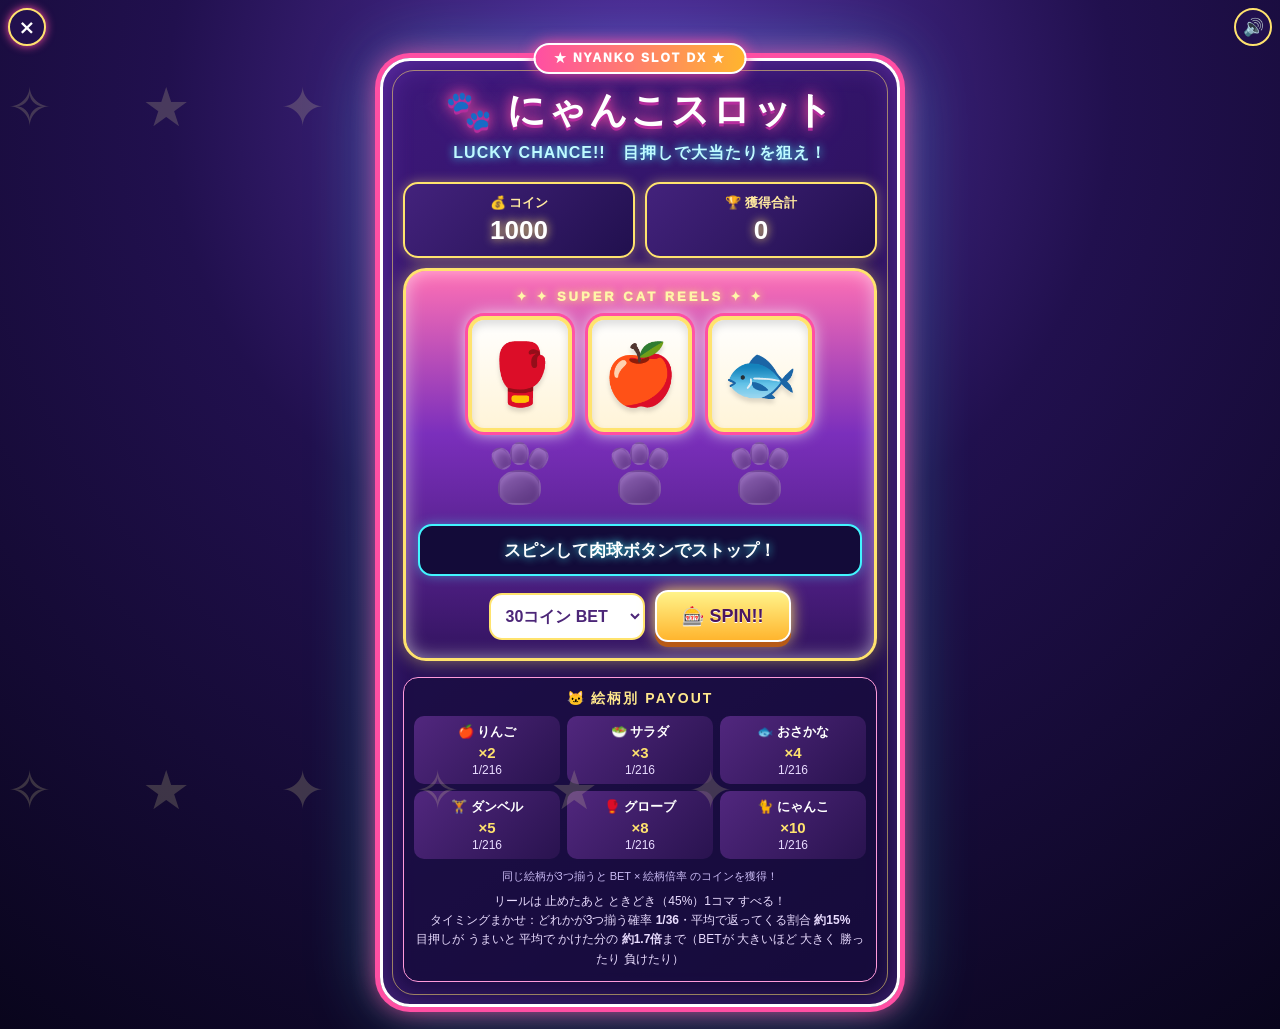
<file: slot.html>
<!DOCTYPE html>
<html lang="ja">
<head>
<meta charset="UTF-8">
<meta name="viewport" content="width=device-width, initial-scale=1.0">
<meta name="theme-color" content="#180b3d">
<title>にゃんこスロット DX</title>
<style>
:root{--pink:#ff4fa3;--cyan:#42f5ff;--gold:#ffe36e;--purple:#7b42ff;--ink:#1b1040}
*{box-sizing:border-box}
body{margin:0;min-height:100vh;padding:58px 14px 22px;display:grid;place-items:center;font-family:"Yu Gothic",Meiryo,sans-serif;color:white;background:radial-gradient(circle at 50% 10%,#5732a5 0,#21104e 42%,#09051c 100%);overflow-x:hidden}
body:before,body:after{content:"✦　✧　★　✦　✧　★　✦";position:fixed;left:-10%;width:120%;color:#fff7a8;opacity:.18;font-size:clamp(24px,5vw,54px);letter-spacing:18px;pointer-events:none;animation:drift 18s linear infinite;white-space:nowrap}
body:before{top:8%}body:after{bottom:8%;animation-direction:reverse}
@keyframes drift{from{transform:translateX(-5%)}to{transform:translateX(5%)}}
.game{width:min(100%,520px);position:relative;padding:24px 20px 22px;border:3px solid #fff;border-radius:30px;text-align:center;background:linear-gradient(145deg,rgba(62,25,124,.98),rgba(19,9,53,.98));box-shadow:0 0 0 5px #ff4fa3,0 0 28px #ff4fa3,0 0 70px #42f5ff66,inset 0 0 30px #a95cff55}
.game:before{content:"";position:absolute;inset:9px;border:1px solid #ffe36e88;border-radius:22px;pointer-events:none}
h1{margin:0;font-size:clamp(27px,7vw,38px);font-weight:1000;letter-spacing:2px;color:#fff;text-shadow:0 3px 0 #b52c9d,0 0 12px #ff4fa3,0 0 24px #ff4fa3}
.subtitle{margin:7px 0 18px;color:#bffaff;font-weight:bold;letter-spacing:1px;text-shadow:0 0 8px #42f5ff}
.topbar{display:flex;gap:10px;margin:16px 0}
.stat{flex:1;padding:10px 7px;border:2px solid #ffe36e;border-radius:15px;background:linear-gradient(135deg,#43227c,#21104e);box-shadow:0 0 12px #ffe36e66;font-weight:900;font-size:13px;color:#ffeaa0}
.stat span{display:block;margin-top:3px;font-size:clamp(20px,5vw,26px);color:#fff;text-shadow:0 0 10px #ffe36e}
.machine{padding:18px 12px 16px;border:3px solid #ffe36e;border-radius:23px;background:linear-gradient(180deg,#ff70b5,#7b2fbc 42%,#32145f);box-shadow:inset 0 0 18px #fff8,0 0 18px #ffe36e77}
.machine-label{margin:0 0 12px;font-size:13px;letter-spacing:3px;font-weight:1000;color:#fff6a8;text-shadow:0 0 8px #ffef6e}
.reels-container{display:flex;justify-content:center;gap:clamp(8px,3vw,16px);margin-bottom:14px}
.reel-col{display:flex;flex-direction:column;align-items:center;gap:10px;min-width:0}
.reel-window{width:clamp(76px,22vw,104px);height:clamp(90px,25vw,116px);overflow:hidden;position:relative;background:linear-gradient(180deg,#fff,#fff4d8);border:4px solid #ffe36e;border-radius:16px;box-shadow:0 0 0 3px #ff4fa3,0 0 17px #fff,inset 0 5px 9px #0002}
.symbol-el{width:100%;height:100%;position:absolute;left:0;top:0;display:flex;align-items:center;justify-content:center;font-size:clamp(43px,12vw,60px);user-select:none;filter:drop-shadow(0 4px 2px #0002)}
/* 肉球型ストップボタン */
.stop-btn{position:relative;width:72px;height:68px;border:0;background:transparent;cursor:pointer;filter:drop-shadow(0 5px 0 #a51d72) drop-shadow(0 0 8px #ff80c7);touch-action:manipulation}
.paw{position:absolute;inset:0}
.paw i{position:absolute;display:block;background:linear-gradient(145deg,#ffb1df,#ff3b9e 65%,#d91c80);border:2px solid #fff2;box-shadow:inset 0 3px 5px #fff8}
.paw .toe{width:19px;height:23px;border-radius:50%;top:5px}
.paw .toe:nth-child(1){left:8px;transform:rotate(-28deg)}.paw .toe:nth-child(2){left:26px;top:0}.paw .toe:nth-child(3){right:8px;transform:rotate(28deg)}
.paw .pad{width:43px;height:35px;left:14px;bottom:5px;border-radius:48% 48% 42% 42%;transform:rotate(0deg)}
.stop-btn:active:not(:disabled){transform:translateY(4px);filter:drop-shadow(0 1px 0 #a51d72)}
.stop-btn:disabled{opacity:.38;filter:grayscale(1);cursor:not-allowed}
.message{min-height:52px;display:grid;place-items:center;margin:14px 0;padding:9px;border:2px solid #42f5ff;border-radius:14px;background:#130b39;color:#fff;font-size:clamp(14px,3.8vw,17px);font-weight:1000;text-shadow:0 0 8px #42f5ff;box-shadow:0 0 12px #42f5ff66}
.message.win{border-color:#ffe36e;background:linear-gradient(90deg,#7621a8,#c52c91,#7621a8);color:#fff6a5;font-size:19px;animation:winPulse .5s alternate infinite}
@keyframes winPulse{to{box-shadow:0 0 25px #ffe36e;transform:scale(1.02)}}
.controls{display:flex;gap:10px;justify-content:center;align-items:center;flex-wrap:wrap}
select,button{font:inherit;font-weight:900;border-radius:13px}
select{padding:12px 10px;background:#fff;color:#4c2678;border:2px solid #ffe36e;outline:none}
#spin{padding:13px 25px;color:#4a155e;font-size:18px;border:2px solid white;background:linear-gradient(180deg,#fff38a,#ffb52e);box-shadow:0 5px 0 #b75a16,0 0 16px #ffe36e;cursor:pointer;text-shadow:0 1px #fff}
#spin:active:not(:disabled){transform:translateY(4px);box-shadow:0 1px 0 #b75a16}
#spin:disabled{opacity:.5;cursor:not-allowed}
.payouts{margin:16px 0 0;padding:12px 10px;border:1px solid #ff9bdb;border-radius:15px;background:#170d3eaa;text-align:left}
.payouts h2{margin:0 0 8px;text-align:center;font-size:14px;color:#ffe88c;letter-spacing:2px}
.pay-grid{display:grid;grid-template-columns:repeat(3,1fr);gap:7px}
.pay-item{padding:7px 3px;border-radius:10px;background:linear-gradient(135deg,#51277e,#29134f);text-align:center;font-size:13px;font-weight:bold;color:#fff}
.pay-item b{display:block;margin-top:3px;color:#ffe36e;font-size:15px}
.pay-item small{display:block;margin-top:2px;font-size:12px;font-weight:normal;color:#e9dcff}
.payouts .odds{margin-top:8px;font-size:12px;line-height:1.6;color:#e9dcff}
.note{margin:10px 0 0;color:#cbbcf5;font-size:11px;text-align:center}
.jackpot{position:absolute;top:-18px;left:50%;transform:translateX(-50%);padding:5px 18px;border-radius:30px;border:2px solid #fff;background:linear-gradient(90deg,#ff4fa3,#ffb52e);font-size:12px;font-weight:1000;letter-spacing:2px;box-shadow:0 0 15px #ff4fa3}
.confetti{position:fixed;top:-20px;z-index:10;pointer-events:none;font-size:22px;animation:fall 1.8s linear forwards}
@keyframes fall{to{transform:translateY(110vh) rotate(720deg);opacity:0}}
#backBtn{position:fixed;top:max(8px,env(safe-area-inset-top));left:8px;z-index:20;width:38px;height:38px;border-radius:50%;border:2px solid #ffe36e;background:#21104e;color:#fff;font:900 20px/1 system-ui,sans-serif;box-shadow:0 0 10px #ff4fa3;cursor:pointer}
#sndBtn{position:fixed;top:max(8px,env(safe-area-inset-top));right:8px;z-index:20;width:38px;height:38px;border-radius:50%;border:2px solid #ffe36e;background:#21104e;color:#fff;font-size:17px;cursor:pointer}
.limit{margin:-6px 0 12px;font-size:12px;font-weight:900;color:#ffeaa0}
@media(max-width:380px){.game{padding:22px 12px 16px}.stop-btn{transform:scale(.9)}.reels-container{gap:7px}}
</style>
</head>
<body>
<!-- 組員作のミニゲーム。にゃんカロの中で開くと、アプリのコインをかける（v10.6：1回まわすと ♥1・1日の上限なし・ときどき 1コマ すべる） -->
<button id="backBtn" aria-label="にゃんカロにもどる">×</button>
<button id="sndBtn" aria-label="BGMのオン・オフ">🔊</button>
<main class="game">
 <div class="jackpot">★ NYANKO SLOT DX ★</div>
 <h1>🐾 にゃんこスロット</h1>
 <p class="subtitle">LUCKY CHANCE!!　目押しで大当たりを狙え！</p>
 <div class="topbar">
  <div class="stat">💰 コイン<span id="coins">1000</span></div>
  <div class="stat"><span id="earnedLabel" style="display:inline;font-size:inherit;text-shadow:none;color:inherit;margin:0">🏆 獲得合計</span><span id="earned">0</span></div>
  <div class="stat" id="heartStat">❤️ ハート<span id="hearts" style="color:#ff6fa8;font-size:clamp(14px,4vw,18px);letter-spacing:-1px;line-height:1.6">♥♥♥♥♥</span></div>
 </div>
 <p class="limit" id="limitNote"></p>
 <section class="machine">
  <p class="machine-label">✦ ✦ SUPER CAT REELS ✦ ✦</p>
  <div class="reels-container">
   <div class="reel-col"><div class="reel-window" id="reel0"><div class="symbol-el top"></div><div class="symbol-el curr"></div></div><button class="stop-btn" id="stop0" aria-label="左リールを止める" disabled><span class="paw"><i class="toe"></i><i class="toe"></i><i class="toe"></i><i class="pad"></i></span></button></div>
   <div class="reel-col"><div class="reel-window" id="reel1"><div class="symbol-el top"></div><div class="symbol-el curr"></div></div><button class="stop-btn" id="stop1" aria-label="中央リールを止める" disabled><span class="paw"><i class="toe"></i><i class="toe"></i><i class="toe"></i><i class="pad"></i></span></button></div>
   <div class="reel-col"><div class="reel-window" id="reel2"><div class="symbol-el top"></div><div class="symbol-el curr"></div></div><button class="stop-btn" id="stop2" aria-label="右リールを止める" disabled><span class="paw"><i class="toe"></i><i class="toe"></i><i class="toe"></i><i class="pad"></i></span></button></div>
  </div>
  <div class="message" id="message">スピンして肉球ボタンでストップ！</div>
  <div class="controls"><select id="betAmount" aria-label="賭け金"><option value="10">10コイン BET</option><option value="30" selected>30コイン BET</option><option value="50">50コイン BET</option><option value="100">100コイン BET</option></select><button id="spin">🎰 SPIN!!</button></div>
 </section>
 <section class="payouts"><h2>🐱 絵柄別 PAYOUT</h2><div class="pay-grid">
  <div class="pay-item">🍎 りんご<b>×2</b><small>1/216</small></div><div class="pay-item">🥗 サラダ<b>×3</b><small>1/216</small></div><div class="pay-item">🐟 おさかな<b>×4</b><small>1/216</small></div>
  <div class="pay-item">🏋️ ダンベル<b>×5</b><small>1/216</small></div><div class="pay-item">🥊 グローブ<b>×8</b><small>1/216</small></div><div class="pay-item">🐈 にゃんこ<b>×10</b><small>1/216</small></div>
 </div><p class="note">同じ絵柄が3つ揃うと BET × 絵柄倍率 のコインを獲得！</p>
 <p class="note odds" id="oddsNote"></p></section>
</main>
<script>
const symbols=["🍎","🥗","🐟","🏋️","🥊","🐈"];
const multipliers={"🍎":2,"🥗":3,"🐟":4,"🏋️":5,"🥊":8,"🐈":10};
// にゃんカロとのつなぎ（同じサイトの中で iframe として開かれたときだけ使える）
const APP=(()=>{try{return window.parent!==window&&window.parent.nyankaloMini?window.parent.nyankaloMini:null}catch(e){return null}})();
// v10.6：BET 10/30/50/100（アプリの RULE.slotBets）。1回まわすと ♥1（♥がなければ 練習：コインは うごかない）。SLIP＝止めたあと 1コマ すべる確率
let coins=1000,earned=0,busy=false,hearts=5,heartMax=5,SLIP=.45,practice=false,BETS=[10,30,50,100];
if(APP){const i=APP.slotInfo();coins=i.coins;hearts=i.hearts;heartMax=i.heartMax;SLIP=i.slip;BETS=i.bets}
(()=>{const sel=document.getElementById('betAmount'),cur=+sel.value;sel.innerHTML=BETS.map(b=>`<option value="${b}"${b===(BETS.includes(cur)?cur:BETS[1])?' selected':''}>${b}コイン BET</option>`).join('')})();
const coinsEl=document.getElementById('coins'),earnedEl=document.getElementById('earned'),messageEl=document.getElementById('message'),betSelect=document.getElementById('betAmount'),spinBtn=document.getElementById('spin');
let sfxContext=null;
function playTone(frequency,duration,type='sine',volume=.12,endFrequency=null,delay=0){try{const AC=window.AudioContext||window.webkitAudioContext;if(!AC)return;if(!sfxContext)sfxContext=new AC();if(sfxContext.state==='suspended')sfxContext.resume();const t=sfxContext.currentTime+delay,o=sfxContext.createOscillator(),g=sfxContext.createGain();o.type=type;o.frequency.setValueAtTime(frequency,t);if(endFrequency!==null)o.frequency.exponentialRampToValueAtTime(endFrequency,t+duration);g.gain.setValueAtTime(.0001,t);g.gain.exponentialRampToValueAtTime(volume,t+.015);g.gain.exponentialRampToValueAtTime(.0001,t+duration);o.connect(g);g.connect(sfxContext.destination);o.start(t);o.stop(t+duration+.03)}catch(e){}}
function playSpinSound(){playTone(150,.35,'sawtooth',.05,430);playTone(250,.25,'triangle',.04,650,.12)}
function playStopSound(){playTone(680,.12,'square',.07,300)}
function playWinSound(){[[523,0],[659,.13],[784,.26],[1047,.42],[1318,.58]].forEach(([f,d])=>playTone(f,.3,'triangle',.12,null,d))}
function updateUI(){coinsEl.textContent=coins;earnedEl.textContent=APP?(earned>0?'+':'')+earned:earned;spinBtn.disabled=busy;betSelect.disabled=busy;
 if(APP){document.getElementById('earnedLabel').textContent='📈 もうけ';const h=document.getElementById('hearts');h.textContent=hearts>0?'♥'.repeat(Math.min(hearts,heartMax))+(hearts>heartMax?'+'+(hearts-heartMax):''):'なし';
  document.getElementById('limitNote').textContent=hearts>0?`アプリのコインをかけます。1回まわすと ♥1（のこり ${hearts}）`:'♥が ないので 練習（コインは うごきません）。♥は 30分で 1つ もどります';
  spinBtn.textContent=hearts>0?'🎰 SPIN!!':'🎰 練習 SPIN'}}
if(!APP)document.getElementById('heartStat').hidden=true;
updateUI();
// v10.2：タイミングまかせで止めたときの確率と返還率（RTP）。倍率（multipliers）から計算するので、倍率を変えても自動で合う
// v10.6：止めたあと SLIP の確率で 1コマ すべる。目押しが うまい人の いちばん いい割合＝いちばん高い倍率 ×（すべらない確率）³
(()=>{const n=symbols.length,one=n*n*n,rtp=symbols.reduce((a,s)=>a+multipliers[s],0)/one,best=Math.max(...Object.values(multipliers))*Math.pow(1-SLIP,3);document.querySelectorAll('.pay-item small').forEach(e=>{e.textContent='1/'+one});
 document.getElementById('oddsNote').innerHTML=`リールは 止めたあと ときどき（${Math.round(SLIP*100)}%）1コマ すべる！<br>タイミングまかせ：どれかが3つ揃う確率 <b>1/${one/n}</b>・平均で返ってくる割合 <b>約${Math.round(rtp*100)}%</b><br>目押しが うまいと 平均で かけた分の <b>約${best.toFixed(1)}倍</b>まで（BETが 大きいほど 大きく 勝ったり 負けたり）`})();
function randomSymbol(){return symbols[Math.floor(Math.random()*symbols.length)]}
function shuffledSymbols(){const order=[...symbols];for(let i=order.length-1;i>0;i--){const j=Math.floor(Math.random()*(i+1));[order[i],order[j]]=[order[j],order[i]]}return order}
class Reel{
 constructor(id,buttonId){this.el=document.getElementById(id);this.stopBtn=document.getElementById(buttonId);this.topEl=this.el.querySelector('.top');this.currEl=this.el.querySelector('.curr');this.y=0;this.step=this.el.clientHeight;this.msPer=1000/60*13;this.last=0;this.spinning=false;this.stopping=false;this.onStopped=null;this.order=shuffledSymbols();this.orderIndex=0;this.currEl.textContent=randomSymbol();this.topEl.textContent=randomSymbol();this.render();this.stopBtn.addEventListener('click',()=>{if(this.spinning&&!this.stopping){this.stopping=true;this.extra=Math.random()<SLIP?1:0;this.stopBtn.disabled=true;playStopSound()}})}
 start(onStopped){this.onStopped=onStopped;this.spinning=true;this.stopping=false;this.stopBtn.disabled=false;this.y=0;this.last=0;this.order=shuffledSymbols();this.orderIndex=0;this.topEl.textContent=this.order[this.orderIndex];requestAnimationFrame(t=>this.animate(t))}
 animate(now){if(!this.spinning)return;now=now||performance.now();const dt=this.last?Math.min(50,Math.max(0,now-this.last)):1000/60;this.last=now;this.y+=this.step*dt/this.msPer;if(this.y>=this.step){this.y-=this.step;this.currEl.textContent=this.topEl.textContent;if(this.stopping&&!(this.extra>0)){this.y=0;this.spinning=false;this.render();this.stopBtn.disabled=true;this.onStopped(this.currEl.textContent);return}else{if(this.stopping)this.extra--;this.orderIndex=(this.orderIndex+1)%this.order.length;this.topEl.textContent=this.order[this.orderIndex]}}this.render();requestAnimationFrame(t=>this.animate(t))}
 render(){this.currEl.style.transform=`translateY(${this.y}px)`;this.topEl.style.transform=`translateY(${this.y-this.step}px)`}
}
const reels=[new Reel('reel0','stop0'),new Reel('reel1','stop1'),new Reel('reel2','stop2')];
function burst(){const icons=['✨','⭐','💖','🐾','🎉'];for(let i=0;i<42;i++){const el=document.createElement('span');el.className='confetti';el.textContent=icons[Math.floor(Math.random()*icons.length)];el.style.left=Math.random()*100+'vw';el.style.animationDelay=Math.random()*.6+'s';document.body.appendChild(el);setTimeout(()=>el.remove(),2500)}}
spinBtn.addEventListener('click',()=>{if(busy)return;const bet=Number(betSelect.value);if(coins<bet&&!(APP&&hearts<=0)){messageEl.textContent='コインが足りません！';return}
 if(APP){const r=APP.slotBet(bet);hearts=r.hearts;if(!r.ok){coins=r.coins;updateUI();messageEl.textContent='コインが足りません！';return}practice=!!r.practice;coins=r.coins;if(!practice)earned-=bet}else coins-=bet;
 busy=true;updateUI();messageEl.className='message';messageEl.textContent='🎰 回転中！タイミングを合わせて肉球をタップ！';playSpinSound();const results=[];let stopped=0;reels.forEach((reel,index)=>reel.start(symbol=>{results[index]=symbol;stopped++;if(stopped===3)checkResult(results,bet)}))});
function checkResult(result,bet){if(result[0]===result[1]&&result[1]===result[2]){const reward=bet*multipliers[result[0]];let got=reward,capTxt='';
 if(APP&&practice){capTxt='（練習なので コインは うごきません）'}else if(APP){const r=APP.slotWin(reward,bet,result[0]);got=r.given;coins=r.coins;earned+=got}else{coins+=reward;earned+=reward}
 messageEl.textContent=`🎉 大当たり！ ${result[0]} ×${multipliers[result[0]]}　+${reward}コイン！${capTxt}`;messageEl.classList.add('win');playWinSound();burst()}else{messageEl.textContent='🐾 おしい！ もう一度チャレンジ！'}busy=false;updateUI()}
</script>
<!-- BGMはHTML内に内蔵。ページ表示中はループ再生 -->
<audio id="backgroundMusic" loop preload="auto" playsinline><source src="slot-bgm.mp3" type="audio/mpeg"></audio>
<script>
(()=>{const bgm=document.getElementById('backgroundMusic');bgm.volume=.5;let on=!(APP&&!APP.info().sound);const sb=document.getElementById('sndBtn');sb.textContent=on?'🔊':'🔇';
sb.addEventListener('click',e=>{e.stopPropagation();on=!on;sb.textContent=on?'🔊':'🔇';if(on)play();else bgm.pause()});
document.getElementById('backBtn').addEventListener('click',()=>{bgm.pause();if(APP)APP.close();else history.back()});
const play=()=>{if(on&&bgm.paused){const p=bgm.play();if(p&&p.catch)p.catch(()=>{})}};window.addEventListener('load',play);['pointerdown','touchstart','keydown'].forEach(e=>window.addEventListener(e,play,{once:true,passive:true}));document.addEventListener('visibilitychange',()=>{if(!document.hidden)play()})})();
</script>
</body></html>
</file>
<file: fonts.css>
/* にゃんカロ 文字（v10.2）
   Zen Maru Gothic（SIL Open Font License 1.1、OFL-ZenMaruGothic.txt）を自分のサイトから読みこむ（前は Google Fonts）。
   アプリで使っている字だけを入れて軽くしている（make_fonts.py で作る）。入っていない字（名前やごはんの名前の めずらしい漢字・絵文字）は、
   下のほうの字体（iPhone はヒラギノ丸ゴ）で出る。 */
@font-face { font-family: 'Zen Maru Gothic'; font-style: normal; font-weight: 400 500; font-display: swap; src: url('zmg-500.woff2?v=10.7') format('woff2'); }
@font-face { font-family: 'Zen Maru Gothic'; font-style: normal; font-weight: 600 700; font-display: swap; src: url('zmg-700.woff2?v=10.7') format('woff2'); }
@font-face { font-family: 'Zen Maru Gothic'; font-style: normal; font-weight: 800 1000; font-display: swap; src: url('zmg-900.woff2?v=10.7') format('woff2'); }
</file>
<file: style.css>
/* にゃんカロ 見た目
   色やフォントは :root の変数で管理。ここを変えるとアプリ全体の色が変わる。 */
:root {
  --paper: #FFF6E6;
  --paper-line: #F1E1C4;
  --bg: #FDE9C9;
  --ink: #4A2A1A;
  --muted: #7E6150;
  --orange: #F0943F;
  --orange-d: #D9772B;
  --yellow: #F7C64B;
  --green: #4FAE5B;
  --blue: #4C8FD6;
  --red: #E0573F;
  --white: #FFFFFF;
  --font: "Zen Maru Gothic", "Hiragino Maru Gothic ProN", "Hiragino Sans", "Yu Gothic", sans-serif;
  --nav-h: 92px;
  color-scheme: light;
}
* { box-sizing: border-box; }
html, body { margin: 0; min-height: 100%; }
body {
  background: var(--bg);
  color: var(--ink);
  font-family: var(--font);
  font-size: 15px;
  line-height: 1.5;
  -webkit-tap-highlight-color: transparent;
  -webkit-text-size-adjust: 100%;
}
button { font: inherit; color: inherit; cursor: pointer; }
button:focus-visible, input:focus-visible, select:focus-visible, a:focus-visible { outline: 3px solid var(--blue); outline-offset: 2px; }
[hidden] { display: none !important; }
img { max-width: 100%; }

#app {
  max-width: 480px; margin: 0 auto; min-height: 100dvh;
  background-color: var(--paper);
  background-image: repeating-linear-gradient(to bottom, transparent 0 31px, var(--paper-line) 31px 32px);
  padding-top: env(safe-area-inset-top, 0px);
  padding-bottom: calc(var(--nav-h) + env(safe-area-inset-bottom, 0px) + 12px);
}
.tab { padding-left: max(14px, env(safe-area-inset-left, 0px)); padding-right: max(14px, env(safe-area-inset-right, 0px)); }

/* ---------- 共通パーツ ---------- */
.card { background: var(--white); border: 3px solid var(--ink); border-radius: 18px; box-shadow: 0 4px 0 var(--ink); }
.btn {
  display: inline-flex; align-items: center; justify-content: center; gap: 6px;
  min-height: 46px; padding: 0 18px; border-radius: 14px;
  border: 3px solid var(--ink); background: var(--orange); color: var(--ink);
  font-weight: 900; font-size: 16px; box-shadow: 0 4px 0 var(--ink);
  transition: transform .06s;
}
.btn:active { transform: translateY(3px); box-shadow: 0 1px 0 var(--ink); }
.btn.yellow { background: var(--yellow); }
.btn.white { background: var(--white); }
.btn.red { background: var(--red); color: var(--white); }
.btn.small { min-height: 44px; padding: 0 12px; font-size: 14px; border-radius: 12px; }
.btn.block { display: flex; width: 100%; }
.btn:disabled { opacity: .45; cursor: not-allowed; transform: none; box-shadow: 0 4px 0 var(--ink); }
.pill {
  display: inline-flex; align-items: center; gap: 4px; white-space: nowrap;
  background: var(--white); border: 2.5px solid var(--ink); border-radius: 999px;
  padding: 2px 10px 2px 4px; font-weight: 900; font-size: 14px; min-height: 34px;
}
.pill svg { flex: none; }
.num { font-variant-numeric: tabular-nums; }
.muted { color: var(--muted); }
.hint { font-size: 12px; color: var(--muted); margin: 0; }
h1 { margin: 0; font-weight: 900; font-size: 30px; letter-spacing: .04em; text-align: center; }
h2 { margin: 0; font-weight: 900; font-size: 18px; }
.page-head { position: relative; padding-top: 16px; padding-bottom: 8px; display: flex; flex-direction: column; align-items: center; gap: 6px; }
.date-note { align-self: flex-start; font-size: 13px; color: var(--muted); font-weight: 700; }
.balance { display: flex; gap: 6px; flex-wrap: wrap; justify-content: center; }
.seg { display: flex; gap: 0; margin: 4px 0 14px; border: 3px solid var(--ink); border-radius: 14px; overflow: hidden; background: var(--white); }
.seg button { flex: 1; min-height: 44px; border: 0; background: transparent; font-weight: 900; font-size: 15px; }
.seg button + button { border-left: 3px solid var(--ink); }
.seg button[aria-selected="true"] { background: var(--yellow); }
.section-title { display: flex; align-items: center; gap: 8px; margin: 18px 0 8px; font-weight: 900; font-size: 17px; }
.section-title::before, .section-title::after { content: ""; flex: 1; height: 3px; background: var(--ink); border-radius: 2px; }
.list { display: flex; flex-direction: column; gap: 10px; }
.row { display: flex; align-items: center; gap: 10px; padding: 10px 12px; }
.row .grow { flex: 1; min-width: 0; }
.row .name { font-weight: 900; }
.rar { display: inline-block; font-size: 12px; font-weight: 900; padding: 0 6px; border-radius: 6px; border: 2px solid var(--ink); }
.rar.N { background: #EDE3D3; } .rar.R { background: #BFDDF7; } .rar.SR { background: var(--yellow); }

/* ---------- ホーム ---------- */
#tab-home { position: relative; min-height: calc(100dvh - var(--nav-h) - env(safe-area-inset-bottom, 0px) - env(safe-area-inset-top, 0px) - 12px); padding-top: 12px; display: flex; flex-direction: column; }
.home-top { display: grid; grid-template-columns: 1fr auto 1fr; align-items: start; gap: 8px; }
.icon-btn {
  position: relative; width: 52px; height: 52px; border-radius: 16px; border: 3px solid var(--ink);
  background: var(--white); box-shadow: 0 3px 0 var(--ink); display: flex; align-items: center; justify-content: center; padding: 0;
}
.icon-btn svg { width: 34px; height: 34px; }
.top-right { justify-self: end; display: flex; gap: 6px; }
.dot { position: absolute; top: -5px; right: -5px; width: 16px; height: 16px; border-radius: 999px; background: var(--red); border: 2.5px solid var(--white); }
.day-badge {
  width: 86px; height: 86px; border-radius: 999px; background: var(--white); border: 3px solid var(--ink); box-shadow: 0 4px 0 var(--ink);
  display: flex; flex-direction: column; align-items: center; justify-content: center; line-height: 1.05;
}
.day-badge span { font-size: 12px; font-weight: 900; color: var(--orange-d); }
.day-badge b { font-size: 30px; font-weight: 900; }
.day-badge small { font-size: 12px; font-weight: 900; }
.kcal-card {
  margin: 10px auto 0; width: min(100%, 330px); display: flex; flex-direction: column; gap: 4px; align-items: stretch;
  background: var(--white); border: 3px solid var(--ink); border-radius: 16px; padding: 6px 12px 8px; box-shadow: 0 3px 0 var(--ink);
}
.kcal-nums { font-size: 13px; font-weight: 700; text-align: center; }
.kcal-nums b { font-size: 18px; font-weight: 900; }
.kcal-bar { position: relative; height: 12px; border-radius: 999px; border: 2px solid var(--ink); background: #F4E9D7; overflow: hidden; }
.kcal-bar i { position: absolute; left: 0; top: 0; bottom: 0; background: var(--green); border-radius: 999px; transition: width .6s; }
.kcal-bar em { position: absolute; top: 0; bottom: 0; width: 2px; background: var(--ink); }

.stage { position: relative; flex: 1; display: grid; grid-template-columns: 52px minmax(0, 1fr); align-items: end; gap: 4px; padding-top: 8px; min-height: 300px; }
.stamina { align-self: center; display: flex; flex-direction: column; align-items: center; gap: 4px; }
.stam-tube { position: relative; width: 38px; height: clamp(180px, 34dvh, 320px); border-radius: 20px; border: 3px solid var(--ink); background: var(--white); overflow: hidden; box-shadow: 0 3px 0 var(--ink); }
.stam-fill { position: absolute; left: 0; right: 0; bottom: 0; background: var(--green); transition: height .6s, background-color .3s; }
.stam-fill::after { content: ""; position: absolute; left: 6px; top: 8px; bottom: 8px; width: 6px; border-radius: 4px; background: rgba(255,255,255,.4); }
.stam-label { font-size: 12px; font-weight: 900; }
.stam-val { font-size: 18px; font-weight: 900; line-height: 1; }
.cat-wrap { justify-self: center; height: clamp(250px, 46dvh, 420px); aspect-ratio: 600 / 813; max-width: 100%; }
.cat-wrap svg { width: 100%; height: 100%; display: block; }
.cat-wrap.punch { animation: punch .5s ease; }
@keyframes bob { 0%, 100% { transform: translateY(0) scaleY(1); } 50% { transform: translateY(-4px) scaleY(1.01); } }
@keyframes punch { 0% { transform: scale(1); } 30% { transform: scale(1.06) rotate(-2deg); } 60% { transform: scale(.98) rotate(2deg); } 100% { transform: scale(1); } }
.bubble {
  position: absolute; right: 0; top: 6px; max-width: 46%; background: var(--white); border: 3px solid var(--ink); border-radius: 18px;
  padding: 6px 12px; font-weight: 900; font-size: 15px; box-shadow: 0 3px 0 var(--ink);
}
.bubble::after { content: ""; position: absolute; left: 14px; bottom: -12px; border: 7px solid transparent; border-top-color: var(--ink); }
.home-pills { position: absolute; left: 56px; top: 6px; display: flex; flex-direction: column; align-items: flex-start; gap: 6px; }
.body-pill { min-width: 0; text-align: center; white-space: nowrap; overflow: hidden; text-overflow: ellipsis; padding: 3px 12px; border-radius: 999px; border: 2.5px solid var(--ink); background: var(--green); color: var(--white); font-weight: 900; font-size: 14px; }
.revive { position: absolute; left: 50%; top: 50%; transform: translate(-50%, -50%); }
.home-bottom { display: grid; grid-template-columns: auto minmax(0, 1fr) auto; align-items: center; gap: 8px; padding: 8px 0 4px; }
.mini-btn {
  min-height: 52px; padding: 0 12px; border-radius: 16px; border: 3px solid var(--ink);
  background: var(--yellow); font-weight: 900; font-size: 14px; box-shadow: 0 4px 0 var(--ink); display: flex; align-items: center; gap: 4px;
}
.camera-btn {
  width: 74px; height: 74px; border-radius: 999px; border: 4px solid var(--ink);
  background: var(--red); box-shadow: 0 5px 0 var(--ink); display: flex; align-items: center; justify-content: center; padding: 0;
}
.camera-btn svg { width: 40px; height: 40px; }
.mini-btn:active, .camera-btn:active, .icon-btn:active { transform: translateY(3px); box-shadow: 0 1px 0 var(--ink); }

/* ---------- タブバー（四角をつなげた形） ---------- */
.tabbar {
  position: fixed; left: 0; right: 0; bottom: 0; z-index: 20; max-width: 480px; margin: 0 auto;
  height: calc(var(--nav-h) + env(safe-area-inset-bottom, 0px)); padding: 10px max(8px, env(safe-area-inset-right, 0px)) calc(8px + env(safe-area-inset-bottom, 0px)) max(8px, env(safe-area-inset-left, 0px));
  background: linear-gradient(to bottom, rgba(253, 233, 201, 0), var(--bg) 30%); display: flex; align-items: stretch;
}
.tabbar button {
  flex: 1; min-width: 0; border: 3px solid var(--ink); border-left-width: 0; background: var(--paper); display: flex; flex-direction: column; align-items: center; justify-content: center;
  gap: 2px; font-size: 12px; letter-spacing: -.05em; white-space: nowrap; font-weight: 900; padding: 4px 0 2px; box-shadow: 0 4px 0 var(--ink);
}
.tabbar button:first-child { border-left-width: 3px; border-radius: 16px 0 0 16px; }
.tabbar button:last-child { border-radius: 0 16px 16px 0; }
.tabbar .ti { width: 34px; height: 34px; display: flex; align-items: center; justify-content: center; border: 0; background: none; }
.tabbar .ti svg { width: 30px; height: 30px; }
.tabbar .ti svg [stroke="#FFFFFF"], .tabbar .ti svg[stroke="#FFFFFF"] { stroke: var(--ink); }
/* v10.5：えらんだタブを上に出すと 上の線が切れて見えたので、高さはそのまま（色・アイコンの大きさ・下の線で わかるように） */
.tabbar button[aria-current="page"] { background: var(--yellow); box-shadow: inset 0 -5px 0 var(--orange-d), 0 4px 0 var(--ink); }
.tabbar button[aria-current="page"] .ti svg { transform: scale(1.12); }
.tabbar .home-tab { flex: 1.15; }

/* ---------- ショップ ---------- */
.shop-item { display: grid; grid-template-columns: 52px minmax(0, 1fr); gap: 10px; padding: 12px; }
.shop-item .ico { width: 52px; height: 52px; border-radius: 14px; border: 2.5px solid var(--ink); background: #FFF0D6; display: flex; align-items: center; justify-content: center; }
.shop-item .ico svg { width: 38px; height: 38px; }
.buy-row { grid-column: 1 / -1; display: flex; align-items: center; justify-content: flex-end; gap: 8px; flex-wrap: wrap; }
.stepper { display: inline-flex; align-items: center; border: 2.5px solid var(--ink); border-radius: 12px; overflow: hidden; background: var(--white); }
.stepper button { width: 44px; height: 44px; border: 0; background: #FFF0D6; font-weight: 900; font-size: 18px; }
.stepper output { min-width: 34px; text-align: center; font-weight: 900; }
.price { font-weight: 900; }
.demo-note { margin: 6px 0 0; padding: 8px 12px; border-radius: 12px; background: #FFF0D6; border: 2px dashed var(--muted); font-size: 12px; }
.gacha-stage { position: relative; padding: 14px 12px 16px; text-align: center; }
.gacha-top { display: flex; justify-content: space-between; align-items: center; gap: 8px; flex-wrap: wrap; }
.gacha-title { font-weight: 900; font-size: 30px; color: var(--red); margin: 6px 0 0; text-shadow: 2px 2px 0 var(--white), -2px -2px 0 var(--white); }
.gacha-cat { width: 150px; margin: 4px auto 0; }
.bags { display: grid; grid-template-columns: repeat(4, minmax(0, 1fr)); gap: 8px; margin-top: 10px; }
.bag { border: 3px solid var(--ink); border-radius: 18px; background: var(--white); padding: 6px 0 2px; box-shadow: 0 4px 0 var(--ink); }
.bag svg { width: 100%; height: 72px; }
.bag:active { transform: translateY(3px); box-shadow: 0 1px 0 var(--ink); }
.pick-note { margin-top: 10px; font-weight: 900; }
.reveal { text-align: center; display: flex; flex-direction: column; align-items: center; gap: 8px; }
.reveal .item-big { width: 140px; height: 140px; border-radius: 24px; border: 3px solid var(--ink); display: flex; align-items: center; justify-content: center; background: #FFF0D6; }
.reveal .item-big.SR { background: var(--yellow); }
.reveal .item-big svg { width: 110px; height: 110px; }

/* ---------- トレーニング ---------- */
.gym-card { display: grid; grid-template-columns: 68px minmax(0, 1fr) auto; align-items: center; gap: 10px; padding: 12px; }
.gym-card .ico { width: 68px; height: 68px; border-radius: 16px; border: 2.5px solid var(--ink); background: #E8F1FF; display: flex; align-items: center; justify-content: center; }
.gym-card .ico svg { width: 54px; height: 54px; }
.gym-card .cost { font-size: 12px; font-weight: 900; color: var(--orange-d); }
.boost { margin: 0 0 10px; padding: 8px 12px; border-radius: 12px; background: var(--yellow); border: 2.5px solid var(--ink); font-weight: 900; font-size: 13px; }
.locker { display: grid; grid-template-columns: 130px minmax(0, 1fr); gap: 12px; align-items: start; }
.locker .preview { padding: 6px; }
.locker .preview svg { width: 100%; height: auto; display: block; }
.stats { display: flex; flex-direction: column; gap: 6px; padding: 10px 12px; }
.stat-row { display: grid; grid-template-columns: 72px minmax(0, 1fr) 40px; align-items: center; gap: 6px; font-size: 13px; font-weight: 900; }
.stat-row .bar { height: 12px; border-radius: 999px; border: 2px solid var(--ink); background: #F4E9D7; overflow: hidden; }
.stat-row .bar i { display: block; height: 100%; }
.stat-row b { text-align: right; }
.wear-grid { display: grid; grid-template-columns: repeat(3, minmax(0, 1fr)); gap: 8px; }
.wear { border: 2.5px solid var(--ink); border-radius: 14px; background: var(--white); padding: 6px 4px; font-size: 12px; font-weight: 700; display: flex; flex-direction: column; align-items: center; gap: 2px; min-height: 92px; }
.wear svg { width: 46px; height: 46px; }
.wear[aria-pressed="true"] { background: var(--yellow); box-shadow: inset 0 0 0 2px var(--ink); }

/* ---------- りれき ---------- */
.chart-card { padding: 10px 8px 6px; }
.chart-card svg { width: 100%; height: auto; display: block; }
.hist-seg { display: grid; grid-template-columns: repeat(2, minmax(0, 1fr)); gap: 10px; margin: 14px 0 4px; }
.hist-seg button { min-height: 56px; border-radius: 16px; border: 3px solid var(--ink); background: var(--orange); font-weight: 900; font-size: 16px; box-shadow: 0 4px 0 var(--ink); line-height: 1.2; }
.hist-seg button[aria-selected="true"] { background: var(--yellow); box-shadow: inset 0 0 0 3px var(--red), 0 4px 0 var(--ink); }
.meals3 { display: grid; grid-template-columns: repeat(3, minmax(0, 1fr)); gap: 8px; }
.meal-card { position: relative; border: 3px solid var(--ink); border-radius: 18px; background: var(--white); padding: 18px 6px 8px; text-align: center; min-height: 140px; display: flex; flex-direction: column; align-items: center; justify-content: space-between; gap: 4px; }
.meal-card .slot { position: absolute; top: -16px; left: 50%; transform: translateX(-50%); background: var(--paper); padding: 0 8px; font-weight: 900; font-size: 22px; line-height: 1.2; }
.meal-card .mname { font-weight: 900; font-size: 13px; line-height: 1.3; overflow-wrap: anywhere; }
.meal-card img, .meal-card .ph { width: 64px; height: 50px; border-radius: 10px; object-fit: cover; }
.meal-card .ph { display: flex; align-items: center; justify-content: center; }
.meal-card .kc { font-weight: 900; font-size: 15px; }
.meal-list .row { padding: 8px 10px; }
.meal-list img, .meal-list .ph { width: 44px; height: 44px; border-radius: 10px; object-fit: cover; flex: none; background: #FFF0D6; }
.x-btn { width: 44px; height: 44px; border: 0; background: transparent; font-size: 18px; color: var(--muted); }
.body-meter { position: relative; height: 16px; border-radius: 999px; border: 2.5px solid var(--ink); background: linear-gradient(90deg, #8E8E8E 0 8%, var(--blue) 8% 38%, var(--green) 38% 62%, var(--orange) 62% 92%, var(--red) 92%); }
.body-meter i { position: absolute; top: -6px; width: 8px; height: 24px; margin-left: -4px; border-radius: 4px; background: var(--ink); border: 2px solid var(--white); }
.body-labels { display: flex; justify-content: space-between; font-size: 12px; color: var(--muted); font-weight: 700; margin-top: 4px; }
.totals { display: grid; grid-template-columns: repeat(3, minmax(0, 1fr)); gap: 8px; }
.totals div { text-align: center; padding: 8px 4px; }
.totals b { display: block; font-size: 20px; font-weight: 900; }
.totals span { font-size: 12px; color: var(--muted); font-weight: 700; }

/* ---------- せってい ---------- */
.set-group { padding: 4px 14px; }
.set-row { display: flex; align-items: center; gap: 10px; min-height: 58px; border-bottom: 2px dashed var(--paper-line); }
.set-row:last-child { border-bottom: 0; }
.set-row .grow { flex: 1; min-width: 0; }
.set-row .grow small { display: block; font-size: 12px; color: var(--muted); }
.switch { position: relative; width: 58px; height: 34px; flex: none; border-radius: 999px; border: 3px solid var(--ink); background: #E3D6C2; padding: 0; }
.switch::after { content: ""; position: absolute; top: 3px; left: 3px; width: 22px; height: 22px; border-radius: 999px; background: var(--white); border: 2px solid var(--ink); transition: left .15s; }
.switch[aria-checked="true"] { background: var(--green); }
.switch[aria-checked="true"]::after { left: 27px; }
select, input[type="text"], input[type="number"], input[type="time"] {
  font: inherit; color: var(--ink); background: var(--white); border: 2.5px solid var(--ink); border-radius: 12px; padding: 8px 10px; min-height: 44px; width: 100%; min-width: 0;
}
label.f { display: flex; flex-direction: column; gap: 3px; font-size: 12px; font-weight: 900; }
.form-grid { display: grid; grid-template-columns: repeat(2, minmax(0, 1fr)); gap: 10px; }
.radio-row { display: flex; gap: 6px; flex-wrap: wrap; }
.radio-row button { flex: 1; min-height: 42px; border-radius: 12px; border: 2.5px solid var(--ink); background: var(--white); font-weight: 900; font-size: 13px; }
.radio-row button[aria-pressed="true"] { background: var(--yellow); }

/* ---------- モーダル ---------- */
.modal { position: fixed; inset: 0; z-index: 40; background: rgba(74, 42, 26, .45); display: flex; align-items: flex-end; justify-content: center; }
.sheet {
  position: relative; width: 100%; max-width: 480px; max-height: 92dvh; overflow-y: auto; background: var(--paper);
  border: 3px solid var(--ink); border-bottom: 0; border-radius: 24px 24px 0 0;
  padding: 18px max(16px, env(safe-area-inset-right, 0px)) calc(20px + env(safe-area-inset-bottom, 0px)) max(16px, env(safe-area-inset-left, 0px));
  animation: up .22s ease;
}
@keyframes up { from { transform: translateY(40px); opacity: 0; } to { transform: none; opacity: 1; } }
.sheet h2 { text-align: center; font-size: 22px; margin-bottom: 12px; }
.close { position: absolute; right: 10px; top: 10px; width: 44px; height: 44px; border-radius: 999px; border: 2.5px solid var(--ink); background: var(--white); font-size: 22px; font-weight: 900; line-height: 1; }
.stack { display: flex; flex-direction: column; gap: 12px; }
.photo-box { display: flex; align-items: center; justify-content: center; height: 190px; border-radius: 18px; border: 3px dashed var(--ink); background: var(--white); overflow: hidden; font-weight: 900; color: var(--muted); }
.photo-box img { width: 100%; height: 100%; object-fit: cover; }
.ai-box { padding: 10px 12px; font-size: 14px; }
.ai-box .r { display: flex; justify-content: space-between; gap: 8px; }
.ai-box .t { border-top: 2px dashed var(--paper-line); margin-top: 6px; padding-top: 6px; font-weight: 900; }
.chips { display: flex; flex-wrap: wrap; gap: 6px; }
.chip { border: 2px solid var(--ink); background: var(--white); border-radius: 999px; padding: 4px 10px; font-size: 12px; font-weight: 700; min-height: 44px; }
.stamp-grid { display: grid; grid-template-columns: repeat(7, minmax(0, 1fr)); gap: 5px; }
.stamp { border: 2.5px solid var(--ink); border-radius: 12px; background: var(--white); height: 70px; display: flex; flex-direction: column; align-items: center; justify-content: center; font-size: 12px; font-weight: 900; gap: 2px; }
.stamp.done { background: #FFE2C2; }
.stamp.today { background: var(--yellow); box-shadow: inset 0 0 0 2px var(--red); }
.mission { display: flex; align-items: center; gap: 10px; padding: 10px 12px; }
.mission .grow { flex: 1; min-width: 0; }
.mission .prog { height: 8px; border-radius: 999px; background: #F4E9D7; border: 2px solid var(--ink); overflow: hidden; margin-top: 4px; }
.mission .prog i { display: block; height: 100%; background: var(--yellow); }
.quiz-opts { display: grid; grid-template-columns: repeat(2, minmax(0, 1fr)); gap: 10px; }
.quiz-opts button { min-height: 130px; border-radius: 18px; border: 3px solid var(--ink); background: var(--white); font-weight: 900; font-size: 17px; padding: 10px; box-shadow: 0 4px 0 var(--ink); display: flex; flex-direction: column; align-items: center; justify-content: center; gap: 6px; }
.quiz-opts button.ok { background: #CDEFC8; }
.quiz-opts button.ng { background: #F8D0C8; }
.tapper { width: 220px; height: 220px; border-radius: 999px; margin: 0 auto; border: 4px solid var(--ink); background: #8B5A3C; color: var(--white); font-weight: 900; font-size: 26px; box-shadow: 0 6px 0 var(--ink); }
.tapper:active { transform: scale(.94); }
.big-num { font-size: 48px; font-weight: 900; text-align: center; line-height: 1; }

.toast {
  position: fixed; left: 50%; bottom: calc(var(--nav-h) + env(safe-area-inset-bottom, 0px) + 20px); transform: translateX(-50%); z-index: 60;
  max-width: calc(100% - 32px); background: var(--ink); color: var(--white); padding: 10px 16px; border-radius: 14px; font-weight: 700; font-size: 14px; text-align: center;
}
@media (prefers-reduced-motion: reduce) {
  .cat-wrap, .cat-wrap.punch, .sheet { animation: none; }
}

/* ===== イラスト版（B案） ===== */
.bubble { z-index: 3; pointer-events: none; }
.say-w { display: inline-block; max-width: 100%; }   /* v10.5：台詞の かたまり（この あいだで 改行） */
.bubble.pop { animation: pcSay .35s cubic-bezier(.3, 1.6, .5, 1); }
.tr-cat { width: 170px; }
.tr-cat .pc-act { animation: aPunchR .45s ease-out 3; }
.tr-tread .pc-act { animation: aStep 1.6s ease-in-out; }
.tr-weight .pc-act { animation: aPuff .6s ease-in-out 3; }

.scene { position: relative; border: 3px solid var(--ink); border-radius: 20px; overflow: hidden; box-shadow: 0 4px 0 var(--ink); background: var(--paper); }
.scene img { display: block; width: 100%; height: auto; }
.gym-cards { display: grid; gap: 8px; margin-top: 12px; }   /* v10.5：3行の よこ長カード（アイコン｜名前・スタミナ・効果｜START） */
.gym-card2 { display: grid; grid-template-columns: 50px minmax(0, 1fr) auto; align-items: center; gap: 8px; padding: 7px 10px 7px 8px; border: 3px solid var(--ink); border-radius: 16px; background: var(--white); box-shadow: 0 4px 0 var(--ink); min-width: 0; }
.gc-ico { width: 50px; height: 50px; border-radius: 13px; background: #FFF1C9; border: 2.5px solid var(--ink); display: flex; align-items: center; justify-content: center; }
.gc-ico svg { width: 38px; height: 38px; display: block; }
.gc-body { min-width: 0; display: flex; flex-direction: column; gap: 3px; }
.gc-name { font-size: 15px; font-weight: 900; line-height: 1.2; white-space: nowrap; overflow: hidden; text-overflow: ellipsis; }
.gc-meta { display: flex; flex-wrap: wrap; align-items: center; gap: 2px 6px; }
.gc-cost { font-weight: 900; font-size: 13px; color: var(--orange-d); white-space: nowrap; }
.gc-label { font-size: 12px; font-weight: 700; background: #FFF1C9; border-radius: 999px; padding: 1px 8px; white-space: nowrap; }
.gc-start { min-width: 78px; padding: 0 10px; font-weight: 900; letter-spacing: .04em; }

.bag-hit { position: absolute; top: 55%; height: 28%; border: 0; background: transparent; border-radius: 40% 40% 30% 30%; padding: 0; }
.bag-hit:focus-visible { outline: 4px solid var(--blue); }
.bag-hit::after { content: ""; position: absolute; inset: 0; border-radius: inherit; background: radial-gradient(circle, rgba(255, 240, 160, .7), transparent 70%); opacity: 0; transition: opacity .2s; }
.bag-hit:active::after, .bag-hit.picked::after { opacity: 1; }
.bag-hit.picked { animation: bagShake .35s ease; }
@keyframes bagShake { 25% { transform: rotate(-6deg) scale(1.05); } 75% { transform: rotate(6deg) scale(1.05); } }
.gacha-info { margin-top: 12px; padding: 12px 14px; display: grid; gap: 4px; }
.gacha-cost { font-weight: 900; font-size: 16px; }
.gacha-cost b { font-size: 22px; color: var(--red); }
.gacha-pity { font-weight: 700; font-size: 14px; color: var(--ink, #333); }
.gacha-pity b { color: #C8901A; }
.gacha-pity b.num { font-size: 18px; }
@media (prefers-reduced-motion: reduce) { .tr-cat .pc-act, .bag-hit.picked { animation: none; } }

/* ===== ホーム v7（チームのデザイン案に合わせた配置） ===== */
#tab-home { background: var(--bg) url("home-bg.webp") center top / cover no-repeat; gap: 8px; padding-top: 10px; padding-bottom: 6px; }
.h-top { display: grid; grid-template-columns: auto minmax(0, 1fr) auto; align-items: center; gap: 6px; }   /* v10.1：コイン｜名前｜⚙ */
.coin-chip, .name-chip { display: flex; align-items: center; gap: 6px; min-height: 46px; border: 3px solid var(--ink); border-radius: 999px; box-shadow: 0 3px 0 var(--ink); font-weight: 900; padding: 0 6px; }
.coin-chip { background: #5A3A28; color: var(--white); font-size: 18px; padding-left: 4px; }
.coin-chip > svg { width: 32px; height: 32px; flex: none; }
.coin-chip .plus svg { width: 26px; height: 26px; display: block; }
.name-chip { background: rgba(255, 255, 255, .94); min-width: 0; padding: 0 10px 0 4px; }
.nc-ico svg { width: 32px; height: 32px; display: block; }
.nc-name { flex: 1; min-width: 0; overflow: hidden; text-overflow: ellipsis; white-space: nowrap; font-size: 15px; text-align: left; }
.h-top .icon-btn { width: 46px; height: 46px; border-radius: 14px; }
.h-top .icon-btn svg { width: 30px; height: 30px; }
.h-row2 { display: grid; grid-template-columns: minmax(0, 1fr) 136px; gap: 8px; align-items: stretch; }
#tab-home .kcal-card { margin: 0; width: auto; flex-direction: row; align-items: center; gap: 6px; padding: 6px 10px 8px 6px; background: rgba(255, 255, 255, .94); }
.kcal-ico svg { width: 30px; height: 30px; display: block; }
.kcal-main { flex: 1; min-width: 0; display: flex; flex-direction: column; gap: 4px; }
#tab-home .kcal-nums { text-align: left; font-size: 12px; white-space: nowrap; overflow: hidden; text-overflow: ellipsis; }
#tab-home .kcal-nums b { font-size: 16px; }
.kcal-row { display: flex; align-items: center; gap: 6px; }
.kcal-row .kcal-bar { flex: 1; }
.day-chip { flex: none; display: inline-block; background: var(--orange); color: var(--white); border-radius: 999px; padding: 0 7px; margin-right: 5px; font-size: 12px; font-weight: 900; }
.event-banner { position: relative; display: flex; align-items: center; gap: 4px; padding: 4px 6px; border: 3px solid var(--ink); border-radius: 16px; box-shadow: 0 3px 0 var(--ink);
  background: linear-gradient(135deg, #FFD966, #F7A93B); font-weight: 900; text-align: left; overflow: hidden; }
.event-banner::after { content: ""; position: absolute; inset: 0; background: linear-gradient(110deg, transparent 40%, rgba(255, 255, 255, .55) 50%, transparent 60%); background-size: 250% 100%; animation: shine 3.2s ease-in-out infinite; pointer-events: none; }
@keyframes shine { 0% { background-position: 120% 0; } 60%, 100% { background-position: -120% 0; } }
.ev-ico svg { width: 32px; height: 36px; display: block; }
.ev-txt { font-size: 12px; line-height: 1.25; color: var(--ink); white-space: nowrap; }
.ev-txt small { display: table; background: var(--red); color: var(--white); border-radius: 6px; padding: 0 5px; font-size: 12px; margin-bottom: 2px; }

.h-stage { position: relative; flex: 1; min-height: 330px; display: flex; flex-direction: column; align-items: center; justify-content: flex-end; }
#tab-home .bubble { position: relative; right: auto; top: auto; max-width: calc(100% - 124px); margin-bottom: 10px; text-align: center; font-size: 16px; line-height: 1.3; background: rgba(255, 255, 255, .97); line-break: strict; }   /* v10.5：右上のボタンに かからない はば */
#tab-home .bubble::after { left: 50%; margin-left: -7px; }
#tab-home .cat-wrap { height: clamp(230px, 38dvh, 360px); position: relative; left: 8px; }
#tab-home .bubble { z-index: 4; }
.h-left { position: absolute; left: 0; bottom: 8px; width: 98px; display: grid; gap: 8px; z-index: 2; }   /* v10.1：下から積む（ログボ・ミッションを上にのせた） */
.meter-card { display: grid; grid-template-columns: auto 1fr; align-items: center; gap: 0 4px; padding: 6px 8px 8px; border: 3px solid var(--ink); border-radius: 16px; background: rgba(255, 255, 255, .93); box-shadow: 0 3px 0 var(--ink); }
.mc-head { grid-column: 1 / -1; display: flex; align-items: center; gap: 3px; font-size: 12px; font-weight: 900; }
.mc-ico svg { width: 20px; height: 20px; display: block; }
.mc-val { grid-column: 1 / -1; font-size: 22px; font-weight: 900; line-height: 1.1; font-variant-numeric: tabular-nums; }
.mc-bar { grid-column: 1 / -1; position: relative; height: 10px; border: 2px solid var(--ink); border-radius: 999px; background: #F4E9D7; overflow: hidden; }
.mc-bar i { position: absolute; left: 0; top: 0; bottom: 0; border-radius: 999px; background: var(--green); transition: width .6s; }
#moodFill { background: var(--yellow); transition: width .6s, background-color .6s; }
.mc-tier { margin-left: 3px; font-size: .8em; vertical-align: 1px; }   /* v10.5：ごきげんの顔 */
.h-right { position: absolute; right: 0; bottom: 8px; display: grid; gap: 12px; justify-items: center; z-index: 2; }
.gacha-btn { position: relative; width: 74px; padding: 6px 4px 4px; border: 3px solid var(--ink); border-radius: 16px; background: rgba(255, 255, 255, .93); box-shadow: 0 3px 0 var(--ink); display: flex; flex-direction: column; align-items: center; font-size: 13px; font-weight: 900; }
.gacha-btn svg { width: 40px; height: 46px; }
.gacha-btn:active, .coin-chip:active, .name-chip:active, .event-banner:active, .steps-card:active, .state-btn:active { transform: translateY(3px); box-shadow: 0 1px 0 var(--ink); }
#tab-home .camera-btn { width: 66px; height: 66px; background: #5A3A28; }
.h-bottom { display: grid; grid-template-columns: minmax(0, 1fr) minmax(0, 1.05fr); gap: 8px; }
.steps-card, .state-btn { display: flex; align-items: center; gap: 6px; min-height: 66px; padding: 6px 10px; border: 3px solid var(--ink); border-radius: 18px; box-shadow: 0 4px 0 var(--ink); text-align: left; min-width: 0; }
.steps-card { background: rgba(255, 255, 255, .95); }
.sc-ico svg { width: 44px; height: 30px; display: block; }
.sc-main { flex: 1; min-width: 0; display: flex; flex-direction: column; line-height: 1.15; }
.sc-main small { font-size: 12px; font-weight: 900; color: var(--muted); }
.sc-main b { font-size: 20px; font-weight: 900; }
.sc-arrow { font-size: 26px; font-weight: 900; color: var(--muted); }
.state-btn { color: var(--white); }
.sb-ico svg { width: 30px; height: 30px; display: block; }
.sb-main { flex: 1; min-width: 0; display: flex; flex-direction: column; line-height: 1.2; }
.sb-main small { font-size: 12px; font-weight: 900; opacity: .95; white-space: nowrap; overflow: hidden; text-overflow: ellipsis; }
.sb-main b { font-size: 18px; font-weight: 900; text-shadow: 0 2px 0 rgba(74, 42, 26, .35); }
.sb-bar { position: relative; height: 8px; margin-top: 3px; border-radius: 999px; border: 2px solid var(--ink);
  background: linear-gradient(to right, #8E8E8E 0 12%, #4C8FD6 12% 40%, #4FAE5B 40% 60%, #F0943F 60% 88%, #E0573F 88%); }
.sb-bar i { position: absolute; top: 50%; width: 12px; height: 12px; margin: -6px 0 0 -6px; border-radius: 50%; background: var(--white); border: 2px solid var(--ink); }
#tab-home .dot { z-index: 1; }

/* ガチャボタンの赤丸、トレーニングの連続表示 */
.gacha-btn .dot { position: absolute; top: -6px; right: -6px; }
.gym-card2 { position: relative; overflow: visible; }
.gc-float { position: absolute; left: 50%; top: 38%; transform: translateX(-50%); z-index: 3; white-space: nowrap; pointer-events: none; display: flex; flex-direction: column; align-items: center;
  background: var(--white); border: 3px solid var(--ink); border-radius: 12px; padding: 2px 8px; font-weight: 900; font-size: 15px; color: var(--orange-d); animation: gcFloat 1.3s ease-out forwards; }
.gc-float small { font-size: 12px; color: var(--muted); }
@keyframes gcFloat { 0% { opacity: 0; transform: translate(-50%, 10px) scale(.7); } 15% { opacity: 1; transform: translate(-50%, 0) scale(1.08); } 70% { opacity: 1; } 100% { opacity: 0; transform: translate(-50%, -46px) scale(1); } }
.gym-scene.hit img { animation: sceneHit .3s ease; }
@keyframes sceneHit { 30% { transform: scale(1.02) translateX(-3px); } 60% { transform: scale(1.01) translateX(3px); } }
@media (prefers-reduced-motion: reduce) { .event-banner::after, .gc-float, .gym-scene.hit img { animation: none; } }

/* ===== タイトル画面 ===== */
.title { position: fixed; inset: 0; z-index: 60; display: flex; flex-direction: column; align-items: center; justify-content: center; gap: 8px; padding: max(24px, env(safe-area-inset-top)) 20px max(24px, env(safe-area-inset-bottom)); text-align: center; cursor: pointer; overflow: hidden;
  background: linear-gradient(rgba(255, 246, 230, .55), rgba(253, 233, 201, .85)), var(--bg) url("home-bg.webp") center / cover no-repeat; transition: opacity .35s, transform .35s; }
.title.out { opacity: 0; transform: scale(1.04); pointer-events: none; }
.t-logo { font-size: clamp(44px, 14vw, 64px); font-weight: 900; line-height: 1; letter-spacing: .02em; color: var(--orange-d); -webkit-text-stroke: 2px var(--ink); paint-order: stroke fill; text-shadow: 0 5px 0 var(--ink); animation: tPop .8s cubic-bezier(.3, 1.6, .5, 1) both; }
.t-logo span:last-child { color: var(--yellow); }
.t-sub { margin: 6px 0 0; font-weight: 900; color: var(--ink); background: rgba(255, 255, 255, .85); border-radius: 999px; padding: 4px 14px; font-size: 13px; }
.t-cats { display: flex; justify-content: center; align-items: flex-end; width: min(100%, 440px); margin-top: 6px; }
.t-cats .cp-art { flex: 1 1 0; margin: 0 -10px; animation: tBob 2.4s ease-in-out infinite; }
.t-cats .cp-art:nth-child(2) { animation-delay: -.6s; } .t-cats .cp-art:nth-child(3) { animation-delay: -1.2s; } .t-cats .cp-art:nth-child(4) { animation-delay: -1.8s; }
.t-cats.one { width: auto; height: min(42dvh, 340px); aspect-ratio: 600 / 813; }
.t-cats.one .pc { height: 100%; width: auto; cursor: inherit; }
.t-hello { margin: 4px 0 0; font-weight: 900; font-size: 18px; }
.t-start { margin-top: 6px; background: var(--orange); color: #fff; font-weight: 900; font-size: 20px; padding: 12px 34px; border-radius: 999px; border: 3px solid var(--ink); box-shadow: 0 5px 0 var(--ink); animation: tBlink 1.6s ease-in-out infinite; }
.t-foot { position: absolute; bottom: max(10px, env(safe-area-inset-bottom)); margin: 0; font-size: 12px; font-weight: 700; color: var(--muted); }
@keyframes tPop { from { transform: scale(.4); opacity: 0; } }
@keyframes tBob { 0%, 100% { transform: translateY(0); } 50% { transform: translateY(-8px); } }
@keyframes tBlink { 0%, 100% { transform: scale(1); } 50% { transform: scale(1.06); } }

/* ===== 猫えらび ===== */
.cat-pick { display: grid; grid-template-columns: repeat(2, minmax(0, 1fr)); gap: 8px; }
.cat-pick button { font: inherit; color: inherit; background: var(--paper); border: 3px solid var(--paper-line); border-radius: 18px; padding: 6px 6px 8px; display: flex; flex-direction: column; align-items: center; gap: 0; cursor: pointer; position: relative; }
.cat-pick button[aria-checked="true"] { border-color: var(--orange); background: #FFF0DA; box-shadow: 0 0 0 3px rgba(240, 148, 63, .25); }
.cat-pick button[aria-checked="true"]::after { content: "✓"; position: absolute; top: 6px; right: 8px; width: 24px; height: 24px; border-radius: 50%; background: var(--orange); color: #fff; font-weight: 900; line-height: 24px; font-size: 14px; }
.cat-pick b { font-size: 14px; } .cat-pick small { font-size: 12px; color: var(--muted); }
.cp-art { position: relative; display: block; width: 100%; max-width: 120px; aspect-ratio: 600 / 813; }
.cat-pick .cp-art { width: 74%; }
.cp-art .pc-art { position: absolute; top: 0; height: 100%; }
.cp-art img { position: absolute; inset: 0; width: 100%; height: 100%; object-fit: contain; pointer-events: none; }
@media (prefers-reduced-motion: reduce) { .t-logo, .t-cats .cp-art, .t-start { animation: none; } }

/* ===== ミニゲーム（sagase.html を全画面で開く） ===== */
.mini-frame { position: fixed; inset: 0; z-index: 70; background: #f3efe6; }
.mini-frame iframe { width: 100%; height: 100%; border: 0; display: block; }
body.mini-open { overflow: hidden; }

/* ===== 糖質・たんぱく質・脂質 ===== */
.pfc-in { grid-template-columns: repeat(3, minmax(0, 1fr)); }
.pfc-in .f { font-size: 12px; }
.pfc-mini { display: block; font-size: 12px; color: var(--muted); font-weight: 700; }
.pfc-card { margin-top: 10px; padding: 12px 14px; }
.pfc-bar { display: flex; height: 14px; border-radius: 999px; overflow: hidden; border: 2px solid var(--ink); margin-bottom: 8px; background: var(--paper-line); }
.pfc-bar i { display: block; height: 100%; }
.pfc-row { display: grid; grid-template-columns: 1fr auto 3.2em 6.2em; align-items: center; gap: 6px; font-size: 14px; padding: 2px 0; }
.pfc-name { display: flex; align-items: center; gap: 6px; font-weight: 900; }
.pfc-name i { width: 12px; height: 12px; border-radius: 50%; border: 2px solid var(--ink); }
.pfc-pct { text-align: right; color: var(--muted); font-weight: 700; }
.pfc-tag { justify-self: end; font-size: 12px; font-weight: 900; padding: 2px 8px; border-radius: 999px; background: #FFE3D6; color: #B4462A; }
.pfc-tag.ok { background: #E1F3E3; color: #2F7D3A; }
.w-nav { display: grid; grid-template-columns: 1fr 2fr; gap: 8px; }

/* 猫のSOS：画面のふちが赤く光る */
body.sos::after { content: ""; position: fixed; inset: 0; z-index: 80; pointer-events: none; box-shadow: inset 0 0 0 0 rgba(224, 87, 63, 0); animation: sosFlash 1.6s ease-out 2; }
@keyframes sosFlash { 30% { box-shadow: inset 0 0 60px 18px rgba(224, 87, 63, .75); } 100% { box-shadow: inset 0 0 0 0 rgba(224, 87, 63, 0); } }
/* 間食をふくめて4つ並べる */
.meals3 { grid-template-columns: repeat(4, minmax(0, 1fr)); gap: 6px; }
.meals3 .meal-card { padding: 16px 4px 8px; min-height: 128px; }
.meals3 .meal-card .slot { font-size: 18px; top: -13px; padding: 0 5px; white-space: nowrap; }
.meals3 .meal-card .mname { font-size: 12px; }
.meals3 .meal-card img, .meals3 .meal-card .ph { width: 54px; height: 44px; }
.meals3 .meal-card .kc { font-size: 13px; }
.meals3 .meal-card .hint { font-size: 12px; }

/* タイトル画面の音楽ボタン */
.t-music { position: absolute; top: max(12px, env(safe-area-inset-top)); right: 12px; width: 44px; height: 44px; border-radius: 50%; border: 3px solid var(--ink); background: var(--white); font-size: 20px; box-shadow: 0 3px 0 var(--ink); cursor: pointer; }

/* ===== v9.1 ホームの案内（スポットライト）・はじめてガイド ===== */
.tour { position: fixed; inset: 0; z-index: 50; }
.tour-hole { position: fixed; border-radius: 18px; box-shadow: 0 0 0 200vmax rgba(40, 20, 8, .66); border: 3px solid #FFD966; pointer-events: none; transition: all .3s ease; }
.tour-skip { position: fixed; top: calc(env(safe-area-inset-top, 0px) + 12px); right: 12px; z-index: 2; padding: 8px 14px; border-radius: 999px; border: 2.5px solid var(--ink); background: var(--white); color: var(--ink); font-weight: 900; font-size: 14px; box-shadow: 0 3px 0 var(--ink); }
.tour-skip:active { transform: translateY(3px); box-shadow: 0 0 0 var(--ink); }
.tour-box { position: fixed; left: 50%; transform: translateX(-50%); width: min(440px, calc(100vw - 28px)); background: var(--white); border: 3px solid var(--ink); border-radius: 18px; box-shadow: 0 4px 0 var(--ink); padding: 14px 16px 12px; }
.tour-text { margin: 0 0 10px; font-weight: 700; line-height: 1.6; color: var(--ink); }
.tour-nav { display: flex; align-items: center; gap: 8px; }
.tour-n { flex: 1; font-weight: 900; color: var(--ink); opacity: .7; }
@media (prefers-reduced-motion: reduce) { .tour-hole { transition: none; } }
.event-banner.guide { background: linear-gradient(135deg, #BFE8A6, #6CC27A); }
.event-banner.guide .ev-ico svg { width: 30px; height: 30px; }
.event-banner.guide b { color: #C0392B; }

/* ===== v9.4 更衣室の図鑑・部位タブ ===== */
.zukan { padding: 10px 14px; margin: 12px 0 10px; }
.zk-top { display: flex; justify-content: space-between; align-items: baseline; font-weight: 700; }
.zk-top b.num { font-size: 20px; color: var(--red); }
.zukan .prog { height: 10px; border-radius: 999px; background: #F4E9D7; border: 2px solid var(--ink); overflow: hidden; margin-top: 6px; }
.zukan .prog i { display: block; height: 100%; background: linear-gradient(90deg, var(--yellow), var(--orange)); }
.locker-seg button { font-size: 14px; line-height: 1.15; display: flex; flex-direction: column; align-items: center; justify-content: center; }
.locker-seg button small { font-size: 12px; font-weight: 700; opacity: .75; }
.wear.locked { background: #F1EBE2; border-style: dashed; color: #9A8A7A; justify-content: center; }
.wear.locked .q { width: 46px; height: 46px; display: grid; place-items: center; font-size: 30px; font-weight: 900; color: #C9B8A4; }
.locker-seg button { font-size: 12.5px; white-space: nowrap; letter-spacing: -.3px; padding: 0 2px; }

/* ---------- v9.8 ---------- */
/* スイッチは見た目はそのまま、さわれる所だけ広げる（44px 以上） */
.switch::before { content: ""; position: absolute; inset: -8px -4px; }
/* ジムの絵は低めにして、トレーニングの START がはじめの画面に入るように */
/* v10.5：対戦は 絵の よこ長バナー（1つの ボタン） */
.gym-scene { margin-top: 12px; position: relative; display: block; width: 100%; padding: 0; font: inherit; color: inherit; text-align: left; }
.gym-scene img { display: block; width: 100%; height: clamp(96px, 17dvh, 150px); object-fit: cover; object-position: center 42%; }
.gym-scene .gs-txt { position: absolute; left: 10px; bottom: 10px; display: flex; flex-direction: column; background: var(--red); color: #fff; font-weight: 900; font-size: 16px; line-height: 1.2; padding: 6px 12px; border-radius: 14px; border: 3px solid var(--ink); box-shadow: 0 3px 0 var(--ink); }
.gym-scene .gs-txt small { font-size: 11.5px; font-weight: 700; opacity: .95; }
.gym-scene .vs-badge { right: 10px; bottom: 50%; transform: translateY(50%); padding: 2px 14px; font-size: 26px; line-height: 1.2; animation: none; }
.gym-scene:disabled { filter: grayscale(.7); opacity: .8; }
.gym-scene:not(:disabled):active { transform: translateY(3px); }
.gym-cards { margin-top: 4px; }
/* 朝・昼・夜・間食、目標の えらぶボタンも 44px */
.radio-row button { min-height: 44px; }
/* せまい画面では、タブの文字（トレーニング）が入るように字間をつめる */
@media (max-width: 380px) { .tabbar button { letter-spacing: -.09em; } }
@media (max-width: 340px) { .tabbar button { font-size: 10.5px; } }   /* 320px の古い iPhone SE だけ */
/* 新しい版のお知らせ（下のメニューの上に出す。トーストとはかさならない高さ） */
.upd-bar { position: fixed; left: 50%; bottom: calc(var(--nav-h) + env(safe-area-inset-bottom, 0px) + 76px); transform: translateX(-50%); z-index: 45; max-width: calc(100% - 24px);
  padding: 10px 16px; border-radius: 999px; border: 3px solid var(--ink); background: var(--yellow); color: var(--ink); font-size: 14px; font-weight: 900; box-shadow: 0 4px 0 var(--ink); white-space: nowrap; min-height: 44px; }
.upd-bar b { text-decoration: underline; }

/* ---------- v9.9 毎日の流れ・入院 ---------- */
.sheet h2 small { display: block; font-size: 14px; color: var(--muted); margin-top: 2px; }
.res-cat { width: 150px; margin: 0 auto -4px; }
.res .card { padding: 10px 14px; }
.res-kcal { display: flex; justify-content: space-between; align-items: baseline; gap: 8px; font-size: 14px; font-weight: 700; flex-wrap: wrap; }
.res-kcal .ok, .res-days .ok { color: #2E8B3E; }
.res-days { font-size: 13px; }
.res-days .r { display: grid; grid-template-columns: auto 1fr auto; gap: 8px; align-items: baseline; padding: 3px 0; border-bottom: 1px dashed var(--paper-line); }
.res-days .r:last-child { border-bottom: 0; }
.res-lbl { display: flex; align-items: baseline; justify-content: center; gap: 6px; font-weight: 900; margin-bottom: 10px; flex-wrap: wrap; }
.res-lbl b { font-size: 20px; }
.res-meter i { transition: left 1.2s cubic-bezier(.3, 1.3, .5, 1); }
.res-streak { font-weight: 900; text-align: center; line-height: 1.6; }
.res-streak small { font-weight: 700; color: var(--muted); }
.res-coin { color: var(--orange-d); }
.res-admit { background: #FFE6E0; }
.res-admit p { margin: 6px 0 0; font-size: 13px; line-height: 1.6; }
.close-list { padding: 8px 14px; font-size: 14px; }
.close-list .r { display: grid; grid-template-columns: 3em 1fr auto; gap: 8px; align-items: baseline; padding: 4px 0; border-bottom: 1px dashed var(--paper-line); }
.close-list .r.t { border-bottom: 0; font-weight: 900; }
.close-list .cl-slot { font-weight: 900; }
.close-list .cl-name { overflow: hidden; text-overflow: ellipsis; white-space: nowrap; }
.close-pred { padding: 10px 14px; font-weight: 700; }
.close-pred small { display: block; color: var(--muted); font-size: 12px; margin-top: 4px; }
.past-note { margin: 0; padding: 8px 10px; border-radius: 10px; background: #FFF1C9; font-weight: 700; }
.pred-card { margin-top: 10px; padding: 10px 14px; font-weight: 700; }
.pred-card small { display: block; color: var(--muted); font-size: 12px; margin-top: 2px; }
.ev-emoji { font-size: 26px; line-height: 1; }
.event-banner.hosp-b { background: linear-gradient(135deg, #FFE0E6, #F7A8B8); }
.event-banner.close-b { background: linear-gradient(135deg, #DCE6FF, #9DB6F0); }
.event-banner.close-b b { color: #1F4FB0; }
.hosp-note { background: #FFE0E6; }
/* 入院中のホーム：猫に「入院中」の札 */
#tab-home.hosp .cat-wrap::after { content: "🏥 入院中"; position: absolute; left: 50%; bottom: 6%; transform: translateX(-50%); z-index: 2; padding: 4px 12px; border-radius: 999px;
  border: 2.5px solid var(--ink); background: var(--white); font-weight: 900; font-size: 14px; white-space: nowrap; box-shadow: 0 3px 0 var(--ink); pointer-events: none; }
#tab-home.hosp .cat-wrap { filter: saturate(.75); }
.hist-week { display: flex; align-items: center; justify-content: space-between; gap: 8px; margin: 8px 0 0; }
.hist-week b { font-size: 14px; }
.hist-week .btn { min-width: 44px; }
.meal-list .row.edit { cursor: pointer; width: 100%; text-align: left; font: inherit; color: inherit; }
.meal-list .row.edit::after { content: "›"; font-size: 22px; font-weight: 900; color: var(--muted); }
.add-meal { margin-top: 10px; }
.streak-card { display: flex; justify-content: space-between; align-items: center; gap: 8px; padding: 10px 14px; font-weight: 900; margin-top: 10px; }
@media (prefers-reduced-motion: reduce) { .res-meter i { transition: none; } }
.hist-days { display: grid; grid-template-columns: repeat(7, minmax(0, 1fr)); gap: 4px; margin-top: 8px; }
.hist-days .chip { padding: 4px 0; display: flex; flex-direction: column; align-items: center; justify-content: center; line-height: 1.15; border-radius: 12px; min-width: 0; }
.hist-days .chip .num { font-size: 12px; }


/* ---------- v10.1 メニューの入れかえ・ホームの上の列 ---------- */
/* v10.5：ログボ・ミッションは ステージの右上に たてに ならべる */
.h-quick { position: absolute; right: 0; top: 0; display: flex; flex-direction: column; gap: 8px; z-index: 3; }
.h-quick .icon-btn { width: 46px; height: 46px; border-radius: 14px; background: rgba(255, 255, 255, .95); }
.h-quick .icon-btn svg { width: 30px; height: 30px; }
#btnSettings { width: 46px; height: 46px; border-radius: 14px; background: rgba(255, 255, 255, .95); }
#btnSettings svg { width: 30px; height: 30px; }
/* はじめてガイドなどのバナー：字が切れないように（絵をはずして字を少しつめる） */
.event-banner { min-width: 0; }
.ev-txt { min-width: 0; letter-spacing: -.02em; }
.event-banner.guide { padding-left: 8px; }
/* せっていの「‹ ホームへ」 */
#tab-settings .page-head { min-height: 62px; justify-content: center; }
.back-btn { position: absolute; left: 0; top: 14px; min-height: 44px; padding: 0 14px 0 10px; border: 2.5px solid var(--ink); border-radius: 999px; background: var(--white); font-weight: 900; font-size: 14px; box-shadow: 0 3px 0 var(--ink); }
.back-btn:active { transform: translateY(3px); box-shadow: 0 1px 0 var(--ink); }
/* ねこタブ */
.lv-title { font-size: 12px; font-weight: 900; color: var(--orange-d); margin-top: -2px; }
.lv-next { margin-top: 10px; padding: 10px 14px; font-weight: 700; font-size: 14px; }
.lv-next small { display: block; font-size: 12px; color: var(--muted); }
/* メニューが変わったお知らせ */
.news-list { padding: 8px 14px; display: grid; gap: 6px; }
.news-list div { display: grid; grid-template-columns: 4.2em 1fr; gap: 8px; align-items: baseline; font-size: 14px; }
.news-list b { background: var(--yellow); border: 2px solid var(--ink); border-radius: 8px; text-align: center; padding: 0 4px; }

/* せまい画面（iPhone SE など、高さ 620px まで）：ホームが1画面に入るように小さくする */
@media (max-height: 620px) {
  #tab-home { gap: 6px; padding-top: 8px; }
  .h-stage { min-height: 0; }
  #tab-home .cat-wrap { height: clamp(150px, calc(100dvh - 375px), 230px); }
  #tab-home .bubble { font-size: 14px; margin-bottom: 6px; padding: 4px 10px; }
  .h-left { gap: 6px; bottom: 4px; }
  .meter-card { padding: 3px 7px 5px; border-radius: 14px; }
  .mc-val { font-size: 17px; }
  .mc-bar { height: 8px; }
  .h-right { bottom: 4px; gap: 8px; }
  .gacha-btn { width: 66px; padding: 4px 3px 3px; font-size: 12px; }
  .gacha-btn svg { width: 34px; height: 38px; }
  #tab-home .camera-btn { width: 60px; height: 60px; }
  .steps-card, .state-btn { min-height: 58px; padding: 4px 10px; }
  .sc-main b { font-size: 18px; }
  .sb-main b { font-size: 16px; }
}

/* ---------- v10.1 ごほうびの演出（fx.js） ---------- */
/* 残高の数字が動くとき・コインが着いたとき */
.coin-chip.coin-up .coin-num, .coin-target.coin-up .coin-num { color: #FFE27A; }
.coin-target.coin-up .coin-num { color: #2E8B3E; }
.coin-chip.coin-down .coin-num, .coin-target.coin-down .coin-num { color: #FFB4A6; }
.coin-target.coin-down .coin-num { color: var(--red); }
.coin-hit { animation: coinHit .4s ease; }
@keyframes coinHit { 40% { transform: scale(1.12); } }
.coin-fly { position: fixed; inset: 0; z-index: 75; pointer-events: none; }
.coin-fly span { position: absolute; width: 30px; height: 30px; transform: translate(-50%, -50%); }
.coin-fly span svg { width: 100%; height: 100%; display: block; filter: drop-shadow(0 2px 0 rgba(74, 42, 26, .45)); }
.coin-plus { position: fixed; z-index: 76; pointer-events: none; transform: translate(-50%, -50%); display: flex; align-items: center; gap: 2px; white-space: nowrap;
  font-weight: 900; font-size: 22px; color: var(--orange-d); -webkit-text-stroke: 1px var(--white); text-shadow: 0 2px 0 var(--white), 0 0 6px var(--white); animation: coinPlus 1.25s ease-out forwards; }
@keyframes coinPlus { 0% { opacity: 0; transform: translate(-50%, -30%) scale(.6); } 18% { opacity: 1; transform: translate(-50%, -60%) scale(1.15); } 70% { opacity: 1; } 100% { opacity: 0; transform: translate(-50%, -190%) scale(1); } }
/* 紙ふぶき */
.confetti { position: absolute; inset: 0 0 auto 0; height: 100%; pointer-events: none; overflow: hidden; z-index: 0; }
.confetti i { position: absolute; top: -12px; width: 8px; height: 13px; border-radius: 2px; border: 1px solid rgba(74, 42, 26, .35); animation: confFall 1.6s ease-in forwards; opacity: 0; }
@keyframes confFall { 0% { opacity: 1; transform: translateY(0) rotate(0); } 100% { opacity: 0; transform: translateY(380px) rotate(var(--r, 360deg)); } }
.sheet { isolation: isolate; }
.lv-up, .g-res { position: relative; }
.lv-up > *:not(.confetti), .g-res > *:not(.confetti) { position: relative; z-index: 1; }
/* レベルアップ */
.lv-cat { width: 132px; margin: -4px auto 0; animation: lvJump .9s cubic-bezier(.3, 1.6, .5, 1) .15s both; }
@keyframes lvJump { 0% { transform: translateY(24px) scale(.85); opacity: 0; } 60% { transform: translateY(-10px) scale(1.04); opacity: 1; } 100% { transform: none; } }
.lv-nums { display: flex; justify-content: center; align-items: baseline; gap: 10px; font-weight: 900; font-size: 18px; }
.lv-nums b { font-size: 26px; }
.lv-new { color: var(--red); animation: lvPop .5s cubic-bezier(.3, 1.8, .5, 1) .5s both; }
.lv-new b { font-size: 40px; }
@keyframes lvPop { 0% { transform: scale(.3); opacity: 0; } 100% { transform: none; opacity: 1; } }
.lv-arrow { color: var(--muted); }
.lv-title-big { text-align: center; font-weight: 900; color: var(--orange-d); }
.lv-coin { padding: 10px 14px; text-align: center; font-weight: 900; }
.lv-rw { display: flex; align-items: center; gap: 10px; padding: 10px 12px; font-weight: 900; font-size: 14px; background: #FFF4CC; }
.lv-rw-lv { flex: none; background: var(--red); color: var(--white); border-radius: 8px; padding: 0 8px; }
/* 福袋をあける */
.g-open { position: relative; display: flex; flex-direction: column; align-items: center; gap: 10px; padding: 10px 0 4px; cursor: pointer; }
.g-bag { position: relative; z-index: 1; width: 150px; height: 150px; animation: gShake .5s ease-in-out infinite; transform-origin: 50% 90%; }
.g-bag svg { width: 100%; height: 100%; display: block; }
@keyframes gShake { 0%, 100% { transform: rotate(0); } 25% { transform: rotate(-8deg) scale(1.03); } 75% { transform: rotate(8deg) scale(1.03); } }
.g-open.lit .g-bag { animation: gPuff .5s ease-out forwards; }
@keyframes gPuff { 0% { transform: scale(1); } 60% { transform: scale(1.18); } 100% { transform: scale(1.12); } }
.g-rays { position: absolute; left: 50%; top: 50%; width: 260px; height: 260px; margin: -130px 0 0 -130px; border-radius: 50%; opacity: 0; pointer-events: none; z-index: 0; transition: opacity .3s; }
.g-open .g-rays { top: 85px; }
.g-open.lit.R .g-rays, .g-stage.R .g-rays { opacity: 1; background: radial-gradient(circle, rgba(76, 143, 214, .55), rgba(76, 143, 214, 0) 68%); }
.g-open.lit.SR .g-rays, .g-stage.SR .g-rays { opacity: 1; background: repeating-conic-gradient(rgba(247, 198, 75, .75) 0 12deg, rgba(247, 198, 75, 0) 12deg 30deg); -webkit-mask: radial-gradient(circle, #000 25%, transparent 70%); mask: radial-gradient(circle, #000 25%, transparent 70%); animation: gSpin 6s linear infinite; }
@keyframes gSpin { to { transform: rotate(360deg); } }
.g-stage { position: relative; width: 170px; height: 170px; display: flex; align-items: center; justify-content: center; }
.g-stage .item-big { position: relative; z-index: 1; animation: lvPop .45s cubic-bezier(.3, 1.8, .5, 1) both; }
.g-stage .g-rays { top: 50%; }
.g-stage.R .item-big { box-shadow: 0 0 0 4px #BFDDF7, 0 0 18px 4px rgba(76, 143, 214, .7); }
.g-stage.SR .item-big { box-shadow: 0 0 0 4px #FFE27A, 0 0 26px 8px rgba(247, 198, 75, .9); }
.g-cat { position: relative; z-index: 1; width: 128px; animation: lvPop .45s cubic-bezier(.3, 1.8, .5, 1) both; }
.g-badge { position: absolute; right: -4px; bottom: 4px; z-index: 2; width: 54px; height: 54px; border-radius: 14px; border: 2.5px solid var(--ink); background: var(--white); display: flex; align-items: center; justify-content: center; box-shadow: 0 3px 0 var(--ink); }
.g-badge svg { width: 42px; height: 42px; }
.g-stage.R .g-badge { background: #BFDDF7; }
.g-stage.SR .g-badge { background: var(--yellow); }
@media (prefers-reduced-motion: reduce) {
  .coin-hit, .coin-plus, .lv-cat, .lv-new, .g-bag, .g-stage .item-big, .g-cat, .g-stage.SR .g-rays, .g-open.lit .g-bag { animation: none; }
  .coin-plus, .confetti { display: none; }
}
/* 名前：えんぴつの絵をやめて、猫の顔を少し小さく（コイン4けたでも 7文字くらい入る） */
.name-chip { padding: 0 10px 0 3px; gap: 4px; }
.name-chip .nc-ico svg { width: 28px; height: 28px; }
.nc-name { font-size: 14px; letter-spacing: -.03em; }
.coin-chip { gap: 4px; }
/* ねこタブの肉球（白い絵）を こげ茶に */
.tabbar .ti svg[fill="#FFFFFF"] { fill: var(--ink); }
/* せまい画面のレベルアップ・福袋：ボタンまで1画面に入るように */
@media (max-height: 620px) {
  .lv-up { gap: 8px; }
  .lv-cat { width: 84px; }
  .lv-new b { font-size: 32px; }
  .lv-coin, .lv-rw { padding: 6px 12px; }
  .g-stage { width: 150px; height: 150px; }
  .g-cat { width: 104px; }
  .g-res { gap: 6px; }
}
@media (max-height: 760px) { .lv-cat { width: 104px; } .lv-up { gap: 9px; } .lv-new b { font-size: 34px; } }
@media (max-height: 620px) { .lv-cat { width: 84px; } .lv-up { gap: 7px; } }

/* v10.2：ダイアログそのものにフォーカスしたとき（スマホ・読み上げ）は 枠を出さない。ボタンのフォーカス枠はそのまま */
.sheet[tabindex="-1"]:focus, .tour[tabindex="-1"]:focus { outline: none; }

/* ===== v10.3 おもいで・ずっとミッション・ダイヤ・称号 ===== */
.tabbar button { position: relative; }
.tab-dot { top: 2px; right: calc(50% - 26px); }
.seg button { position: relative; }
.seg-dot { top: 4px; right: 6px; width: 12px; height: 12px; border-width: 2px; }
/* ミッション（きょう／ずっと） */
.mis-seg { margin-top: 0; }
.ach .ach-name { font-weight: 900; display: flex; align-items: center; gap: 4px; flex-wrap: wrap; line-height: 1.3; }
.ach-stars { margin-left: auto; font-size: 13px; letter-spacing: 1px; color: #D9CBB7; white-space: nowrap; }
.ach-stars i { font-style: normal; } .ach-stars i.on { color: var(--orange-d); }
.ach.all { background: #FFF6E6; }
.ach-done { font-size: 22px; flex: none; }
/* ログボ7日目のダイヤ */
.stamp-grid .stamp { position: relative; }
.stamp-stone { position: absolute; top: -9px; right: -7px; font-size: 10px; line-height: 1; padding: 2px 3px; background: var(--white); border: 2px solid var(--ink); border-radius: 8px; }
/* おもいで */
.memo-head { display: flex; justify-content: space-between; align-items: center; padding: 10px 14px; margin-bottom: 10px; font-weight: 900; }
.memo-list { gap: 8px; }
.memo-card { display: flex; align-items: center; gap: 10px; padding: 8px 12px 8px 6px; text-align: left; width: 100%; font: inherit; color: inherit; }
.memo-cat { width: 64px; flex: none; }
.memo-cat .pc *, .memo-big-cat .pc * { animation: none !important; }
.memo-txt { display: flex; flex-direction: column; gap: 2px; min-width: 0; }
.memo-txt small { font-size: 12px; font-weight: 700; color: var(--muted); }
.memo-txt b { font-size: 15px; font-weight: 900; }
.memo-txt > span { font-size: 13px; line-height: 1.45; font-weight: 700; }
.memo-empty { padding: 16px; text-align: center; } .memo-empty p { margin: 8px 0 0; font-size: 14px; line-height: 1.6; }
.memo-big-cat { width: 150px; margin: 0 auto; }
.memo-diary { margin: 0; padding: 12px 14px; border: 2.5px dashed var(--ink); border-radius: 14px; background: #FFFDF6; font-weight: 900; line-height: 1.7; }
/* 称号 */
.t-pick { display: inline-block; border: 0; background: none; padding: 2px 0; font: inherit; font-size: 12px; font-weight: 900; color: var(--orange-d); text-align: left; min-height: 28px; }
.title-opt { width: 100%; font: inherit; color: inherit; text-align: left; font-weight: 900; }
.title-opt[aria-pressed="true"] { background: var(--yellow); }
.rar.ach { background: #D9F2EA; }
/* ダイヤ */
.stone-pill { padding-left: 10px; gap: 4px; }
.stone-ex { padding: 10px 14px; }
.sx-row { display: flex; justify-content: space-between; align-items: center; font-weight: 900; margin-bottom: 8px; gap: 8px; }
.sx-have { font-size: 18px; } .sx-rate { font-size: 13px; color: var(--muted); }
.stone-ex .buy-row { display: flex; justify-content: space-between; align-items: center; gap: 8px; flex-wrap: wrap; }
.sample-tag { display: inline-block; margin-left: 6px; font-size: 12px; padding: 0 6px; border: 2px solid var(--ink); border-radius: 6px; background: #EDE3D3; vertical-align: 2px; }
.stone-packs { display: grid; grid-template-columns: repeat(3, minmax(0, 1fr)); gap: 8px; }
.stone-pack { display: flex; flex-direction: column; align-items: center; gap: 2px; padding: 10px 4px; font: inherit; color: inherit; font-weight: 900; }
.stone-pack .sp-gem { font-size: 24px; } .stone-pack b { font-size: 18px; } .sp-yen { font-size: 13px; color: var(--muted); }
.sp-big { font-size: 48px; }

/* ===== v10.4 イベント ===== */
/* ホームのバナー：タイトルの字の絵 */
.event-banner.ev-b { padding: 3px 4px; background: linear-gradient(135deg, var(--ev2, #FFF1D6), #FFFFFF 60%, var(--ev2, #FFF1D6)); }
.evb-in { display: flex; flex-direction: column; align-items: center; justify-content: center; gap: 2px; width: 100%; min-width: 0; }
.evb-in small { align-self: flex-start; background: var(--ev, var(--red)); color: var(--white); border-radius: 6px; padding: 0 5px; font-size: 11px; font-weight: 900; line-height: 1.5; }
.evb-in img { display: block; width: 100%; height: auto; max-height: 34px; object-fit: contain; filter: drop-shadow(0 1px 0 rgba(74, 42, 26, .25)); }
/* ホームの右下：イベントのボタン（D44） */
.gacha-btn.ev-btn { background: linear-gradient(180deg, #FFFFFF, var(--ev2, #FFF1D6)); border-color: var(--ink); }
.evbtn-bag { position: relative; display: block; width: 44px; height: 44px; border-radius: 12px; overflow: hidden; border: 2px solid var(--ink); }
.evbtn-bag img { display: block; width: 100%; height: 100%; object-fit: cover; }
.evbtn-spark { position: absolute; inset: 0; background: linear-gradient(115deg, transparent 35%, rgba(255, 255, 255, .85) 50%, transparent 65%); background-size: 260% 100%; animation: shine 2.6s ease-in-out infinite; }
.gacha-btn.ev-btn::before { content: "✦"; position: absolute; left: -7px; top: -9px; font-size: 16px; color: #FFD23F; text-shadow: 0 0 2px #fff, 0 1px 0 var(--ink); animation: evTwinkle 1.8s ease-in-out infinite; }
@keyframes evTwinkle { 0%, 100% { transform: scale(.7) rotate(0); opacity: .6; } 50% { transform: scale(1.15) rotate(20deg); opacity: 1; } }
@media (max-height: 600px) { .evbtn-bag { width: 38px; height: 38px; } }
/* イベントのえらぶボタン（テスト中は6つ） */
.ev-chips { position: relative; display: flex; gap: 6px; overflow-x: auto; padding: 2px 2px 8px; margin: 0 -2px; scrollbar-width: none; }
.ev-chips::-webkit-scrollbar { display: none; }
.ev-chip { flex: none; display: inline-flex; align-items: center; gap: 3px; min-height: 40px; padding: 0 12px; border: 2.5px solid var(--ink); border-radius: 999px; background: var(--white); font-weight: 900; font-size: 13px; box-shadow: 0 2px 0 var(--ink); white-space: nowrap; }
.ev-chip[aria-pressed="true"] { background: var(--c, var(--yellow)); color: var(--white); text-shadow: 0 1px 0 rgba(0, 0, 0, .35); }
.ev-chip:active { transform: translateY(2px); box-shadow: 0 0 0 var(--ink); }
.set-chips { flex-wrap: wrap; overflow: visible; padding-bottom: 10px; }
.set-row.col { flex-direction: column; align-items: stretch; gap: 6px; padding-top: 10px; }
/* イベントのページ */
.ev-hub { position: fixed; inset: 0; z-index: 35; background: var(--bg); overflow-y: auto; -webkit-overflow-scrolling: touch; }
.evh-sheet { max-width: 480px; margin: 0 auto; padding: max(10px, env(safe-area-inset-top)) 14px calc(24px + env(safe-area-inset-bottom, 0px)); outline: none; }
.evh-head { position: relative; display: flex; align-items: center; justify-content: center; min-height: 64px; }
.evh-head .back-btn { top: 10px; }
.evh-head h2 { margin: 0; font-size: 20px; }
.evh-head .pill { position: absolute; right: 0; top: 14px; }
.evh-hero { position: relative; border: 3px solid var(--ink); border-radius: 20px; overflow: hidden; background: var(--ev2) center / cover no-repeat; box-shadow: 0 4px 0 var(--ink); padding: 18px 12px 10px; margin-bottom: 12px; display: grid; gap: 8px; justify-items: center; }
.evh-hero img { width: 100%; max-width: 420px; height: auto; filter: drop-shadow(0 2px 2px rgba(0, 0, 0, .25)); }
.evh-hero p { margin: 0; background: rgba(255, 255, 255, .9); border: 2px solid var(--ink); border-radius: 999px; padding: 2px 12px; font-size: 12.5px; font-weight: 900; text-align: center; }
.evh-card { padding: 12px 14px; margin-bottom: 12px; display: grid; gap: 10px; border-top: 8px solid var(--c, var(--ev)); }
.evh-ct { display: flex; align-items: center; gap: 10px; }
.evh-ct b { display: block; font-size: 17px; }
.evh-ct small { display: block; color: var(--muted); font-size: 12.5px; font-weight: 700; line-height: 1.4; }
.evh-ico { flex: none; width: 52px; height: 52px; display: grid; place-items: center; font-size: 30px; border: 2.5px solid var(--ink); border-radius: 14px; background: var(--ev2); overflow: hidden; }
.ev-bagico img { width: 100%; height: 100%; object-fit: cover; }
.evh-rows { display: grid; gap: 4px; }
.evh-rows div { display: flex; justify-content: space-between; gap: 8px; font-size: 13.5px; border-bottom: 2px dashed var(--paper-line); padding-bottom: 3px; }
.evh-rows span { color: var(--muted); font-weight: 700; }
.ev-wears { display: grid; grid-template-columns: repeat(4, minmax(0, 1fr)); gap: 6px; }
.ev-wear { position: relative; border: 2.5px dashed #C9B8A4; border-radius: 12px; background: #F1EBE2; aspect-ratio: 1; display: grid; place-items: center; }
.ev-wear.got { border-style: solid; border-color: var(--ink); background: var(--white); }
.ev-wear svg { width: 78%; height: 78%; }
.ev-wear .q { font-size: 26px; font-weight: 900; color: #C9B8A4; }
.ev-wear .rar { position: absolute; left: 50%; bottom: -8px; transform: translateX(-50%); font-size: 10px; padding: 0 4px; }
/* ガチャ：イベント｜いつもの福袋 */
.gacha-seg button { font-size: 13.5px; padding: 0 4px; }
.ev-scene.done img { filter: saturate(.55) brightness(.92); }
.ev-stamp { position: absolute; left: 50%; top: 66%; transform: translate(-50%, -50%) rotate(-8deg); padding: 6px 18px; border: 5px solid #D9334A; border-radius: 14px; color: #D9334A; background: rgba(255, 255, 255, .88); font-size: clamp(22px, 8vw, 36px); font-weight: 900; letter-spacing: .08em; pointer-events: none; }
.gacha-info .ev-wears { margin: 6px 0 8px; }
.ev-bagbig img { width: 96px; height: 96px; border-radius: 18px; border: 3px solid var(--ink); display: block; }
.rar.ev { background: linear-gradient(90deg, #FFD6E4, #E2E6FF); }
/* あそぶ → ミニゲーム：イベントのゲーム */
.ev-mini { margin-bottom: 10px; border-color: var(--ink); background: linear-gradient(135deg, var(--c2), var(--white) 70%); }
.ev-mini .ico { overflow: hidden; padding: 0; }
.ev-mini .ico img { width: 100%; height: 100%; object-fit: cover; display: block; }
.ev-tag { display: table; font-size: 11px; background: var(--c); color: var(--white); border-radius: 6px; padding: 0 6px; margin-bottom: 2px; }
.link-btn { border: 0; background: none; padding: 4px 0 0; font: inherit; font-size: 12.5px; font-weight: 900; color: var(--blue); text-decoration: underline; min-height: 32px; }
@media (prefers-reduced-motion: reduce) { .evbtn-spark, .gacha-btn.ev-btn::before { animation: none; } .evbtn-spark { display: none; } }

/* ===== v10.5 ジム：せまい画面（iPhone SE）でも 3つのトレーニングと 対戦が スクロールなしで 見える ===== */
@media (max-height: 620px) {
  #tab-train .page-head { padding-top: 8px; padding-bottom: 4px; gap: 4px; }
  #tab-train .page-head h1 { font-size: 26px; }
  #tab-train .seg { margin: 2px 0 8px; }
  #tab-train .seg button { min-height: 38px; }
  .gym-cards { gap: 6px; }
  .gym-card2 { grid-template-columns: 42px minmax(0, 1fr) auto; gap: 7px; padding: 4px 8px 4px 6px; border-radius: 14px; box-shadow: 0 3px 0 var(--ink); }
  .gc-ico { width: 42px; height: 42px; border-radius: 11px; }
  .gc-ico svg { width: 32px; height: 32px; }
  .gc-name { font-size: 14px; }
  .gc-meta { flex-wrap: nowrap; gap: 4px; }
  .gc-cost { font-size: 12px; }
  .gc-label { font-size: 11px; padding: 0 6px; }
  .gc-start { min-width: 66px; min-height: 40px; padding: 0 8px; }
  .gym-scene { margin-top: 8px; }
  .gym-scene img { height: 84px; }
  .gym-scene .gs-txt { bottom: 8px; font-size: 14px; padding: 4px 10px; }
}

/* ===== v10.5 きせかえ：猫の種類（いちばん上） ===== */
.breed-row { display: grid; grid-template-columns: repeat(4, minmax(0, 1fr)); gap: 6px; margin-bottom: 10px; }
.breed-row button { font: inherit; color: inherit; display: flex; flex-direction: column; align-items: center; gap: 2px; padding: 5px 2px 5px; border: 3px solid var(--ink); border-radius: 14px; background: var(--white); box-shadow: 0 3px 0 var(--ink); min-width: 0; position: relative; }
.breed-row button[aria-checked="true"] { background: var(--yellow); }
.breed-row button[aria-checked="true"]::after { content: "✓"; position: absolute; top: -7px; right: -5px; width: 22px; height: 22px; border-radius: 50%; background: var(--orange); border: 2px solid var(--ink); color: #fff; font-weight: 900; line-height: 18px; font-size: 12px; }
.breed-row button:active { transform: translateY(3px); box-shadow: 0 0 0 var(--ink); }
.breed-face { display: block; width: 52px; height: 46px; overflow: hidden; border-radius: 10px; background: #FFF1DE; }
.breed-face .cp-art { width: 52px; max-width: none; margin-top: 2px; }
.breed-row b { font-size: 11px; line-height: 1.2; white-space: nowrap; overflow: hidden; text-overflow: ellipsis; max-width: 100%; letter-spacing: -.04em; }

/* ===== v10.6 ♥・メダル・10連・セットボーナス ===== */
.hearts { display: inline-flex; align-items: center; gap: 1px; color: #E8577A; font-weight: 900; line-height: 1; white-space: nowrap; }
.hearts i { font-style: normal; font-size: 16px; color: #E8C2CB; }
.hearts i.on { color: #E8577A; }
.hearts b { font-size: 13px; margin-left: 3px; color: #E8577A; }
.hearts.lg i { font-size: 24px; }
.heart-card { padding: 10px 14px; margin-bottom: 8px; display: grid; gap: 4px; }
.heart-card .hc-top { display: flex; align-items: center; justify-content: space-between; gap: 8px; flex-wrap: wrap; }
.heart-card .hc-next { font-weight: 900; font-size: 14px; }
.heart-card .hint { font-size: 12.5px; line-height: 1.45; }
.medal-sum { width: 100%; display: flex; align-items: center; justify-content: space-between; gap: 8px; padding: 9px 14px; margin-bottom: 10px; font: inherit; font-weight: 900; color: var(--ink); cursor: pointer; text-align: left; }
.medal-sum small { font-size: 12px; color: var(--muted); font-weight: 700; }
.medals { display: inline-flex; gap: 2px; margin-top: 3px; }
.medals i { font-style: normal; font-size: 15px; filter: grayscale(1); opacity: .28; }
.medals i.got { filter: none; opacity: 1; }
.medals.big i { font-size: 22px; }
.medal-list { display: grid; gap: 8px; }
.medal-card { padding: 9px 12px; }
.medal-card .mc-top { display: flex; justify-content: space-between; align-items: center; gap: 6px; }
.medal-card .mc-top b { font-size: 14.5px; }
.medal-card .ev-tag { display: inline-block; margin: 0 0 0 6px; font-size: 10.5px; background: var(--orange-d); vertical-align: 2px; }
.medal-card ul, .evh-medals { list-style: none; margin: 4px 0 0; padding: 0; display: grid; gap: 2px; }
.medal-card li, .evh-medals li { display: flex; align-items: center; gap: 6px; font-size: 13px; font-weight: 700; color: var(--muted); }
.medal-card li small, .evh-medals li small { margin-left: auto; font-weight: 900; color: var(--blue); }
.medal-card li.got, .evh-medals li.got { color: var(--ink); }
.medal-card li.got small, .evh-medals li.got small { color: var(--green); }
.evh-medals { margin: 6px 0 8px; padding: 6px 10px; border-radius: 12px; background: var(--paper); }
.set-note { margin: 6px 0 8px; font-size: 12.5px; font-weight: 700; line-height: 1.45; color: var(--muted); }
.set-note.on { color: var(--ink); }
.set-note b { color: var(--orange-d); }
.set-list { padding: 10px 12px; margin-bottom: 10px; display: grid; gap: 6px; }
.set-list > small { font-size: 12px; color: var(--muted); font-weight: 700; line-height: 1.4; }
.set-chips { display: flex; flex-wrap: wrap; gap: 5px; }
.set-chip { font-size: 12px; font-weight: 900; padding: 3px 8px; border-radius: 99px; border: 2px solid var(--paper-line); background: var(--paper); color: var(--muted); }
.set-chip.all { border-color: var(--c); color: var(--ink); background: #fff; }
.set-chip.on { background: var(--c); color: #fff; border-color: var(--ink); }
.set-on { margin: 0; font-weight: 900; font-size: 13px; color: var(--orange-d); }
.g10-btn { display: flex; flex-wrap: wrap; justify-content: center; align-items: baseline; gap: 0 6px; margin: 4px 0; }
.g10-btn small { flex-basis: 100%; font-size: 11.5px; font-weight: 700; opacity: .9; }
.g10-grid { display: grid; grid-template-columns: repeat(5, minmax(0, 1fr)); gap: 5px; width: 100%; }
.g10-cell { position: relative; display: grid; justify-items: center; gap: 1px; padding: 5px 2px 4px; border-radius: 10px; border: 2px solid var(--paper-line); background: #fff; text-align: center; line-height: 1.15; }
.g10-cell.R { border-color: var(--blue); background: #EEF5FF; }
.g10-cell.SR { border-color: #E9B730; background: #FFF6D6; box-shadow: 0 0 0 2px #F7C64B66; }
.g10-cell .g10-ic { width: 40px; height: 40px; display: flex; align-items: center; justify-content: center; }
.g10-cell .g10-ic svg { width: 38px; height: 38px; }
.g10-cell .rar { position: absolute; top: -6px; left: -3px; font-size: 9.5px; padding: 0 4px; }
.g10-cell b { font-size: 10px; font-weight: 900; word-break: break-all; }
.g10-cell small { font-size: 9.5px; font-weight: 900; color: var(--orange-d); }
.g10-cell.dup small { color: var(--muted); }
@media (max-width: 360px) { .g10-grid { grid-template-columns: repeat(4, minmax(0, 1fr)); } }

/* ===== v10.7 ねこのアドバイス・先週のまとめ・今週のチャレンジ（weekly.js） ===== */
.adv-card { margin-top: 10px; padding: 10px 14px 8px; }
.adv-head { display: flex; align-items: center; gap: 8px; font-size: 16px; margin-bottom: 6px; }
.adv-cat svg { width: 30px; height: 30px; display: block; }
.adv-list { list-style: none; margin: 0; padding: 0; display: grid; gap: 7px; }
.adv-list li { display: flex; gap: 8px; align-items: flex-start; }
.adv-ic { font-size: 20px; line-height: 1.25; flex: none; }
.adv-list b { display: block; font-size: 14.5px; line-height: 1.4; }
.adv-list small { display: block; font-size: 12.5px; color: var(--muted); font-weight: 700; line-height: 1.45; }
.adv-good { margin: 7px 0 0; padding: 5px 10px; border-radius: 10px; background: #FFF1C9; font-weight: 900; font-size: 14px; display: flex; gap: 6px; align-items: baseline; }
.adv-note { margin-left: auto; font-size: 11px; color: var(--muted); font-weight: 700; }
.wk-link { margin-top: 8px; min-height: 44px; }
.wk-sum { gap: 8px; }
.wk-sum .adv-list small { line-height: 1.38; }
.wk-grid { display: grid; grid-template-columns: .8fr 1.25fr 1fr 1fr; gap: 5px; }
.wk-grid > div { background: var(--white); border: 3px solid var(--ink); border-radius: 12px; padding: 4px 2px; text-align: center; line-height: 1.2; min-width: 0; display: flex; flex-direction: column; justify-content: center; }
.wk-grid small { display: block; font-size: 11px; color: var(--muted); font-weight: 700; white-space: nowrap; }
.wk-grid b { font-size: 18px; white-space: nowrap; }
.wk-grid b span { font-size: 10.5px; margin-left: 1px; }
.wk-body { padding: 0 4px; display: flex; gap: 6px; align-items: baseline; flex-wrap: wrap; font-weight: 700; font-size: 14px; }
.wk-body > span:first-child { color: var(--muted); font-size: 12.5px; margin-right: 2px; }
.wk-chs, .wk-next { padding: 8px 12px; }
.wk-sec { font-weight: 900; font-size: 14px; margin-bottom: 4px; display: flex; justify-content: space-between; }
.wk-ch { display: flex; gap: 6px; font-size: 13.5px; font-weight: 700; line-height: 1.5; color: var(--muted); }
.wk-ch.ok { color: var(--ink); }
.wk-pay { margin: 6px 0 0; font-size: 13.5px; font-weight: 700; }
.wk-next { display: flex; flex-wrap: wrap; gap: 6px; }
.wk-next .wk-sec { width: 100%; margin-bottom: 0; }
.wk-next { margin-top: 10px; }
.wk-next { padding: 6px 10px 8px; gap: 5px; }
.wk-next .chip { min-height: 26px; font-size: 12px; display: inline-flex; align-items: center; padding: 1px 7px; }
.wk-next + .btn { margin-top: 10px; }
.wk-sum .adv-card { margin-top: 0; padding: 8px 12px 6px; }
.wk-sum .adv-head { font-size: 14.5px; margin-bottom: 4px; }
.wk-sum .adv-cat svg { width: 24px; height: 24px; }
.wk-sum .adv-list b { font-size: 14px; }
.wk-sum .adv-list small { font-size: 12px; }
.wk-sum .adv-good { margin-top: 5px; padding: 3px 10px; font-size: 13.5px; }
.wk-mark { font-size: 20px; }
.wk-all { margin-top: 10px; padding: 8px 12px; display: flex; gap: 8px; align-items: center; font-weight: 900; font-size: 14px; }
.wk-all.got { background: #E3F4FF; }
.mis-seg button { padding: 0 4px; }
@media (max-height: 620px) {
  .wk-sum { gap: 8px; }
  .adv-list b { font-size: 14px; }
}
</file>
<file: petcat.css>
/* イラスト猫（B案） */
.pc { position: relative; width: 100%; aspect-ratio: 600 / 813; margin: 0 auto; touch-action: none; user-select: none; -webkit-user-select: none; -webkit-touch-callout: none; cursor: pointer; }
.pc-dead { cursor: default; }
.pc-dead svg { width: 100%; height: 100%; display: block; }
.pc-shape { position: absolute; inset: 0; transform: scale(var(--sx, 1), var(--sy, 1)); transform-origin: 50% 100%; transition: transform .7s cubic-bezier(.3, 1.5, .5, 1); }
.pc-act, .pc-idle, .pc-sway { position: absolute; inset: 0; transform-origin: 50% 100%; }
/* v10.5：重心を 左右に ゆっくり うつす（息の上下とは べつの層なので まざって 自然に見える） */
.pc-sway { animation: pcSway 7s ease-in-out infinite; }
.pc.tier-high .pc-sway { animation-duration: 4.6s; }
.pc.tier-low .pc-sway { animation: pcSwayLow 10s ease-in-out infinite; }
.pc.tier-low .pc-idle { animation-duration: 3.6s; }
.pc.tier-high .pc-idle { animation-duration: 2.1s; }
.pc.mood-tired .pc-sway, .pc.petting .pc-sway { animation-play-state: paused; }
@keyframes pcSway { 0%, 100% { transform: translateX(-2px) rotate(-.8deg); } 50% { transform: translateX(2px) rotate(.8deg); } }
@keyframes pcSwayLow { 0%, 100% { transform: translateY(3px) translateX(-1px) rotate(-.4deg) scale(1, .99); } 50% { transform: translateY(3px) translateX(1px) rotate(.4deg) scale(1, .99); } }
.pc-art { position: absolute; top: 0; height: 100%; }
.pc img { position: absolute; inset: 0; width: 100%; height: 100%; object-fit: contain; pointer-events: none; -webkit-user-drag: none; }
.pc-idle { animation: pcBreathe 2.6s ease-in-out infinite; }
.pc-gear { position: absolute; inset: 0; width: 100%; height: 100%; overflow: visible; pointer-events: none; }
.wear-jersey_blue { filter: hue-rotate(200deg) saturate(.85); }
.wear-tank_paw { filter: hue-rotate(135deg) saturate(.75) brightness(.95); }
.wear-gi_white { filter: grayscale(1) brightness(2.3) contrast(.8); }
.wear-gold_jacket { filter: hue-rotate(36deg) saturate(1.5) brightness(1.3); }
.wear-gloves_red { filter: saturate(3.2) brightness(1.55); }
.wear-gloves_gold { filter: sepia(1) saturate(4) brightness(2.1) hue-rotate(5deg); }
/* v9.4 で追加（元の服はオレンジ、元の手袋は茶色。そこから色を変える） */
.wear-tee_pink { filter: hue-rotate(-38deg) saturate(.8) brightness(1.18); }
.wear-tee_yellow { filter: hue-rotate(42deg) saturate(1.05) brightness(1.6); }
.wear-tee_black { filter: grayscale(1) brightness(.38) contrast(1.25); }
.wear-jersey_cyan { filter: hue-rotate(172deg) saturate(.75) brightness(1.3); }
.wear-jersey_purple { filter: hue-rotate(248deg) saturate(.8) brightness(.95); }
.wear-uni_red { filter: hue-rotate(-20deg) saturate(1.5) brightness(.92); }
.wear-rainbow_jacket { filter: saturate(1.4) brightness(1.1); animation: wearRainbow 4s linear infinite; }
.wear-gloves_blue { filter: saturate(2.6) brightness(1.5) hue-rotate(190deg); }
.wear-gloves_green { filter: saturate(2.4) brightness(1.5) hue-rotate(80deg); }
.wear-gloves_white { filter: grayscale(1) brightness(2.6) contrast(.85); }
.wear-gloves_pink { filter: saturate(2.2) brightness(2) hue-rotate(-35deg); }
.wear-gloves_rainbow { animation: wearRainbowG 4s linear infinite; }
@keyframes wearRainbow { from { filter: saturate(1.4) brightness(1.1) hue-rotate(0deg); } to { filter: saturate(1.4) brightness(1.1) hue-rotate(360deg); } }
@keyframes wearRainbowG { from { filter: saturate(3) brightness(1.7) hue-rotate(0deg); } to { filter: saturate(3) brightness(1.7) hue-rotate(360deg); } }
@media (prefers-reduced-motion: reduce) { .wear-rainbow_jacket { animation: none; filter: saturate(1.4) brightness(1.1) hue-rotate(300deg); } .wear-gloves_rainbow { animation: none; filter: saturate(3) brightness(1.7) hue-rotate(300deg); } }
.pc-tail { transform-origin: var(--tx) var(--ty); animation: pcTail 1.8s ease-in-out infinite; }
.pc.tail-fast .pc-tail { animation-duration: .22s; }
.pc.petting .pc-idle { animation: pcPurr .18s linear infinite; }
.pc.mood-tired .pc-idle { animation: pcTired 4.2s ease-in-out infinite; }
.pc.mood-tired .pc-idle { opacity: .97; }
.pc.mood-tired .pc-body, .pc.mood-tired .pc-tail { filter: saturate(.65) brightness(.96); }
.pc.mood-tired .pc-tail { animation-duration: 4s; }
.pc.is-fat .pc-idle { animation-duration: 1.6s; }

@keyframes pcBreathe { 0%, 100% { transform: scale(1, 1); } 50% { transform: scale(1.012, 1.018); } }
@keyframes pcTired { 0%, 100% { transform: translateY(6px) rotate(-1.5deg) scale(1, .98); } 50% { transform: translateY(8px) rotate(-1deg) scale(1.01, .975); } }
@keyframes pcPurr { 0%, 100% { transform: translateX(0) scale(1.01, .995); } 50% { transform: translateX(1px) scale(1.012, .99); } }
@keyframes pcTail { 0%, 100% { transform: rotate(-7deg); } 50% { transform: rotate(6deg); } }

.a-squish { animation: aSquish .6s ease; }
.a-wiggle { animation: aWiggle .5s ease; }
.a-punchL { animation: aPunchL .45s ease-out; }
.a-punchR { animation: aPunchR .45s ease-out; }
.a-jiggle { animation: aJiggle .7s ease; }
.a-tug { animation: aTug .5s ease; }
.a-angry { animation: aAngry .8s ease; }
.a-hop { animation: aHop .6s ease; }
.a-dizzy { animation: aDizzy 1.4s ease-in-out; }
.a-step { animation: aStep 1.6s ease-in-out; }
.a-look { animation: aLook 1.4s ease-in-out; }
.a-stomp { animation: aStomp .9s ease; }
.a-puff { animation: aPuff .9s ease-in-out; }
.a-shiver { animation: aShiver .9s linear; }
/* v10.5：ときどきの 小さな動き（どれも しずかに はじまって しずかに もどる） */
.a-hopS { animation: aHopS .9s cubic-bezier(.4, 0, .3, 1); }
.a-lookAround { animation: aLookAround 2.2s ease-in-out; }
.a-stretch { animation: aStretch 1.6s ease-in-out; }
.a-sigh { animation: aSigh 2s ease-in-out; }
@keyframes aHopS { 0%, 100% { transform: none; } 18% { transform: scale(1.03, .96); } 45% { transform: translateY(-18px) scale(.99, 1.02); } 72% { transform: translateY(0) scale(1.03, .97); } 86% { transform: scale(.995, 1.005); } }
@keyframes aLookAround { 0%, 100% { transform: none; } 20%, 38% { transform: rotate(-3.5deg) translateX(-3px); } 58%, 78% { transform: rotate(3.5deg) translateX(3px); } }
@keyframes aStretch { 0%, 100% { transform: none; } 35%, 60% { transform: scale(.98, 1.05); } 80% { transform: scale(1.01, .99); } }
@keyframes aSigh { 0%, 100% { transform: none; } 30%, 65% { transform: translateY(6px) scale(1.01, .97) rotate(-1deg); } }
@keyframes aSquish { 30% { transform: scale(1.06, .92); } 60% { transform: scale(.97, 1.04); } }
@keyframes aWiggle { 20% { transform: rotate(-3deg); } 40% { transform: rotate(3deg); } 60% { transform: rotate(-2deg); } 80% { transform: rotate(1deg); } }
@keyframes aPunchL { 35% { transform: translateX(-16px) rotate(-4deg) scale(1.05); } }
@keyframes aPunchR { 35% { transform: translateX(16px) rotate(4deg) scale(1.05); } }
@keyframes aJiggle { 15% { transform: skewX(5deg) scaleX(1.03); } 35% { transform: skewX(-5deg) scaleX(1.03); } 55% { transform: skewX(3deg); } 75% { transform: skewX(-2deg); } }
@keyframes aTug { 40% { transform: translateY(8px) scaleY(.96); } }
@keyframes aAngry { 25% { transform: translateY(-30px) scale(1.05); } 45% { transform: translateY(0) scale(1.05, .95); } 55% { transform: translateX(-4px); } 65% { transform: translateX(4px); } 75% { transform: translateX(-3px); } 85% { transform: translateX(2px); } }
@keyframes aHop { 15% { transform: scale(1.04, .94); } 45% { transform: translateY(-42px) scale(.97, 1.04); } 75% { transform: translateY(0) scale(1.05, .94); } }
@keyframes aDizzy { 0% { transform: rotate(0); } 60% { transform: rotate(380deg) scale(.95); } 75% { transform: rotate(350deg); } 100% { transform: rotate(360deg); } }
@keyframes aStep { 0%, 100% { transform: none; } 15% { transform: translateX(-8px) rotate(-2deg); } 35% { transform: translateX(8px) rotate(2deg) translateY(-4px); } 55% { transform: translateX(-8px) rotate(-2deg); } 75% { transform: translateX(8px) rotate(2deg) translateY(-4px); } }
@keyframes aLook { 25%, 70% { transform: rotate(-3deg); } }
@keyframes aStomp { 15%, 48%, 81% { transform: translateY(-14px); } 30%, 63%, 96% { transform: translateY(0) scale(1.03, .97); } }
@keyframes aPuff { 50% { transform: scale(1.04, .97); } }
@keyframes aShiver { 0%, 20%, 40%, 60%, 80% { transform: translateX(-2px); } 10%, 30%, 50%, 70%, 90% { transform: translateX(2px); } }

.pc-fx { position: absolute; inset: 0; pointer-events: none; overflow: visible; }
.pc-p { position: absolute; transform: translate(-50%, -50%); font-weight: 900; line-height: 1; white-space: nowrap; animation: pcFloat 1.1s ease-out forwards; }
.pc-p.heart { color: #E8577A; font-size: 34px; text-shadow: 0 0 0 #fff, 2px 2px 0 #fff; }
.pc-p.hit { font-size: 22px; color: #4A2A1A; background: #F7C64B; border: 3px solid #4A2A1A; border-radius: 10px; padding: 3px 8px; animation-name: pcBurst; }
.pc-p.word { font-size: 15px; color: #4A2A1A; background: #fff; border: 2px solid #4A2A1A; border-radius: 999px; padding: 3px 9px; }
.pc-p.anger, .pc-p.drop { font-size: 34px; }
.pc-p.zzz { font-size: 26px; color: #4C8FD6; }
.pc-p.star { font-size: 24px; color: #F7C64B; -webkit-text-stroke: 1.5px #4A2A1A; }
.pc-p.note { font-size: 26px; color: #D9772B; }
.pc-p.dust { font-size: 16px; color: #7E6150; }
@keyframes pcFloat { 0% { opacity: 0; transform: translate(-50%, -30%) scale(.6); } 20% { opacity: 1; transform: translate(-50%, -60%) scale(1.1); } 100% { opacity: 0; transform: translate(calc(-50% + var(--dx, 0px)), -260%) scale(1); } }
@keyframes pcBurst { 0% { opacity: 0; transform: translate(-50%, -50%) scale(.3) rotate(-10deg); } 25% { opacity: 1; transform: translate(-50%, -50%) scale(1.15) rotate(-6deg); } 70% { opacity: 1; } 100% { opacity: 0; transform: translate(-50%, -90%) scale(1) rotate(-6deg); } }

.pc-say { position: absolute; top: -4%; right: -6%; max-width: 62%; background: #fff; color: #4A2A1A; border: 3px solid #4A2A1A; border-radius: 18px; padding: 6px 12px; font-weight: 900; font-size: clamp(14px, 4.2vw, 18px); line-height: 1.3; pointer-events: none; z-index: 2; }
.pc-say::after { content: ""; position: absolute; left: 18px; bottom: -12px; width: 14px; height: 14px; background: #fff; border: 3px solid #4A2A1A; border-top: 0; border-left: 0; transform: rotate(45deg); }
.pc-say .say-w { display: inline-block; max-width: 100%; }
.pc-say.pop { animation: pcSay .35s cubic-bezier(.3, 1.6, .5, 1); }
@keyframes pcSay { from { transform: scale(.5); opacity: 0; } }

@media (prefers-reduced-motion: reduce) {
  .pc-idle, .pc-sway, .pc-tail, .pc.petting .pc-idle, .pc.mood-tired .pc-idle, .pc.tier-low .pc-sway { animation: none; }
  .pc-act[class*="a-"] { animation-duration: .01s; }
}

/* コスチュームの服の色（もとの服はオレンジ） */
.wear-suit-frog_coat { filter: hue-rotate(34deg) saturate(1.6) brightness(1.35); }
.wear-suit-bear_suit { filter: saturate(.55) brightness(.62); }
.wear-suit-dino_hood { filter: hue-rotate(85deg) saturate(.75) brightness(.92); }
.wear-suit-chef { filter: grayscale(1) brightness(2.3) contrast(.8); }
.wear-suit-wizard { filter: hue-rotate(240deg) saturate(.7) brightness(.85); }
.wear-suit-astronaut { filter: grayscale(1) brightness(2.05) contrast(.85); }
/* v9.5 で追加 */
.wear-suit-chick_suit { filter: hue-rotate(42deg) saturate(1.1) brightness(1.6); }
.wear-suit-panda_suit { filter: grayscale(1) brightness(2.3) contrast(.8); }
.wear-suit-bunny_suit { filter: hue-rotate(-38deg) saturate(.45) brightness(1.55); }
.wear-suit-santa { filter: hue-rotate(-20deg) saturate(1.5) brightness(.92); }
.wear-suit-penguin_suit { filter: hue-rotate(190deg) saturate(.6) brightness(.45); }
.wear-suit-ninja { filter: hue-rotate(200deg) saturate(.35) brightness(.38); }
.wear-suit-pirate { filter: hue-rotate(-22deg) saturate(1.3) brightness(.62); }
.wear-suit-baseball_uni { filter: grayscale(1) brightness(2.3) contrast(.8); }
.wear-suit-dragon_suit { filter: hue-rotate(-18deg) saturate(1.35) brightness(.88); }
.wear-suit-knight { filter: grayscale(1) brightness(1.55) contrast(.9); }
.pc-back { z-index: 0; }

/* v9.4 天使の輪：ふわふわ上下 */
.gear-bob { animation: gearBob 2.4s ease-in-out infinite; }
@keyframes gearBob { 50% { transform: translateY(-6px); } }
@media (prefers-reduced-motion: reduce) { .gear-bob { animation: none; } }
/* v10.3 ずっとミッションのきせかえ（服はオレンジ・手袋は茶色の絵の色をかえる） */
.wear-tee_diary { filter: hue-rotate(150deg) saturate(.42) brightness(1.75); }
.wear-gloves_paw { filter: saturate(2.2) brightness(1.75) hue-rotate(245deg); }

/* v10.4 イベントのコスチューム（服の色。オレンジの服の絵を フィルターで その色にする） */
.wear-suit-ev_gakuran { filter: hue-rotate(-151deg) saturate(0.32) brightness(0.28) contrast(1.01); }
.wear-suit-ev_sailor { filter: grayscale(1.00) hue-rotate(44deg) saturate(2.14) brightness(1.90) contrast(0.93); }
.wear-suit-ev_randoseru { filter: grayscale(1.00) hue-rotate(-157deg) saturate(1.15) brightness(1.89) contrast(0.92); }
.wear-suit-ev_hakama { filter: hue-rotate(-28deg) saturate(0.29) brightness(1.40) contrast(0.94); }
.wear-suit-ev_teru { filter: grayscale(1.00) hue-rotate(129deg) saturate(0.36) brightness(1.75) contrast(1.26); }
.wear-suit-ev_snail { filter: hue-rotate(78deg) saturate(0.51) brightness(1.38) contrast(0.73); }
.wear-suit-ev_ajisai { filter: hue-rotate(-150deg) saturate(0.54) brightness(1.14) contrast(0.99); }
.wear-suit-ev_raijin { filter: grayscale(1.00) sepia(1.00) hue-rotate(13deg) saturate(2.84) brightness(1.11) contrast(1.18); }
.wear-suit-ev_suika { filter: hue-rotate(-19deg) saturate(0.95) brightness(0.79) contrast(1.25); }
.wear-suit-ev_aloha { filter: hue-rotate(173deg) saturate(1.20) brightness(1.02) contrast(0.74); }
.wear-suit-ev_yukata { filter: hue-rotate(-153deg) saturate(0.95) brightness(0.63) contrast(1.13); }
.wear-suit-ev_shark { filter: grayscale(1.00) sepia(1.00) hue-rotate(168deg) saturate(2.16) brightness(0.82) contrast(0.76); }
.wear-suit-ev_pumpkin { filter: hue-rotate(19deg) saturate(1.24) brightness(1.10) contrast(0.79); }
.wear-suit-ev_ghost { filter: grayscale(1.00) hue-rotate(-14deg) saturate(0.59) brightness(1.88) contrast(0.94); }
.wear-suit-ev_mummy { filter: grayscale(1.00) sepia(1.00) hue-rotate(-13deg) saturate(0.45) brightness(1.44) contrast(0.85); }
.wear-suit-ev_dracula { filter: grayscale(1.00) sepia(1.00) hue-rotate(-144deg) saturate(1.88) brightness(0.21) contrast(0.98); }
.wear-suit-ev_reindeer { filter: hue-rotate(16deg) saturate(0.76) brightness(0.81) contrast(0.95); }
.wear-suit-ev_snowman { filter: grayscale(1.00) hue-rotate(120deg) saturate(1.37) brightness(1.85) contrast(1.08); }
.wear-suit-ev_xtree { filter: hue-rotate(134deg) saturate(1.96) brightness(0.60) contrast(0.63); }
.wear-suit-ev_snowqueen { filter: grayscale(1.00) sepia(1.00) hue-rotate(171deg) saturate(0.63) brightness(1.35) contrast(1.04); }
.wear-suit-ev_kagami { filter: grayscale(1.00) hue-rotate(84deg) saturate(1.68) brightness(1.89) contrast(0.93); }
.wear-suit-ev_sheep { filter: grayscale(1.00) sepia(1.00) hue-rotate(13deg) saturate(0.39) brightness(1.48) contrast(1.05); }
.wear-suit-ev_furisode { filter: hue-rotate(-26deg) saturate(0.98) brightness(0.76) contrast(1.23); }
.wear-suit-ev_shishi { filter: hue-rotate(114deg) saturate(0.94) brightness(0.84) contrast(0.69); }
</file>
<file: battle.css>
/* にゃんカロ 対戦（PvP）画面 */
.b-entry { cursor: pointer; }
.vs-badge { position: absolute; right: 10px; bottom: 10px; background: var(--red, #E0573F); color: #fff; font-weight: 900; font-size: 16px; padding: 6px 14px; border-radius: 999px; border: 3px solid var(--ink); box-shadow: 0 3px 0 var(--ink); animation: vsPulse 1.6s ease-in-out infinite; }
@keyframes vsPulse { 50% { transform: scale(1.08); } }

.b-ui { position: fixed; inset: 0; z-index: 70; background: var(--bg) url("gym-bg.webp") center / cover no-repeat; display: flex; flex-direction: column; }
.b-ui::before { content: ""; position: absolute; inset: 0; background: rgba(255, 246, 230, .86); }
.b-head { position: relative; display: flex; align-items: center; justify-content: center; padding: max(10px, env(safe-area-inset-top)) 12px 6px; }
.b-head h2 { margin: 0; font-size: 22px; font-weight: 900; }
.b-x { position: absolute; left: 10px; top: max(8px, env(safe-area-inset-top)); width: 40px; height: 40px; border-radius: 50%; border: 3px solid var(--ink); background: var(--white); font-size: 20px; font-weight: 900; box-shadow: 0 3px 0 var(--ink); cursor: pointer; color: var(--ink); }
.b-body { position: relative; flex: 1; overflow-y: auto; padding: 6px 14px max(16px, env(safe-area-inset-bottom)); max-width: 560px; width: 100%; margin: 0 auto; }
.b-wait { text-align: center; font-weight: 900; margin: 40px 0 16px; }

/* ロビー */
.b-me { display: flex; gap: 10px; align-items: center; padding: 10px 12px; }
.b-me-cat { width: 92px; flex: none; }
.b-me-cat .pc, .b-res-cat .pc { width: 100%; }
.b-me-name { font-weight: 900; font-size: 18px; }
.b-rate { display: flex; align-items: baseline; gap: 6px; font-weight: 900; }
.b-rate b { font-size: 30px; color: var(--orange-d); }
.b-stats { font-size: 12px; margin-top: 2px; }
.b-left { text-align: center; font-weight: 900; margin: 12px 0 8px; }
.b-left b { font-size: 22px; color: var(--red, #E0573F); }
.b-left small { display: block; font-weight: 700; color: var(--muted); }
.b-go { font-size: 20px; padding: 14px; }
.b-rank, .b-log { list-style: none; margin: 0; padding: 0; }
.b-rank li { display: grid; grid-template-columns: 2.2em 1fr auto 3.6em; align-items: center; gap: 6px; padding: 7px 10px; border-bottom: 2px dashed var(--paper-line); background: var(--white); }
.b-rank li:first-child { border-radius: 14px 14px 0 0; } .b-rank li:last-child { border-radius: 0 0 14px 14px; border-bottom: 0; }
.b-rank li.me { background: #FFE9C9; outline: 3px solid var(--orange); outline-offset: -3px; }
.b-rank .rk { text-align: center; } .b-rank li:nth-child(1) .rk { color: #C99A06; } .b-rank li:nth-child(2) .rk { color: #8A8F98; } .b-rank li:nth-child(3) .rk { color: #B0703A; }
.b-rank .nm { font-weight: 900; overflow: hidden; text-overflow: ellipsis; white-space: nowrap; }
.b-rank .nm small { font-weight: 700; color: var(--muted); }
.b-rank .wl { font-size: 12px; color: var(--muted); }
.b-rank .rt { text-align: right; }
.cpu { font-style: normal; font-size: 12px; background: #DDE3EA; color: #4A5568; border-radius: 6px; padding: 1px 5px; margin-left: 4px; }
.b-log li { display: flex; gap: 8px; align-items: center; padding: 6px 10px; background: var(--white); border-radius: 12px; margin-bottom: 4px; font-weight: 700; }
.b-log .w, .b-log .l { font-weight: 900; font-size: 12px; padding: 1px 8px; border-radius: 999px; color: #fff; }
.b-log .w { background: var(--green); } .b-log .l { background: #8A8F98; }
.b-log small { margin-left: auto; font-weight: 900; }

/* 対戦 */
.b-arena { display: flex; flex-direction: column; gap: 6px; }
.b-panel { background: var(--white); border: 3px solid var(--ink); border-radius: 14px; padding: 6px 10px; box-shadow: 0 3px 0 var(--ink); }
.b-panel.foe { border-color: #7A3B2E; }
.b-pn { font-weight: 900; } .b-pn small { font-weight: 700; color: var(--muted); }
.b-hp { height: 12px; border: 2px solid var(--ink); border-radius: 999px; overflow: hidden; background: var(--paper-line); margin: 3px 0; }
.b-hp i { display: block; height: 100%; transition: width .45s ease; }
.b-sub { display: flex; align-items: center; gap: 8px; font-size: 12px; font-weight: 900; }
.b-gauge { display: inline-flex; gap: 3px; }
.b-gauge i { width: 12px; height: 12px; border-radius: 50%; border: 2px solid var(--ink); background: var(--white); }
.b-gauge i.on { background: var(--yellow); box-shadow: 0 0 6px var(--yellow); }
.b-tag { background: #FFD9C7; color: #B4462A; border-radius: 999px; padding: 0 8px; }
.b-stage { position: relative; height: min(34dvh, 260px); }
.b-cat { position: absolute; width: 38%; max-width: 170px; }
.b-cat.foe { right: 4%; top: 0; transform: scaleX(-1); }
.b-cat.mine { left: 4%; bottom: 0; }
.b-cat .pc { width: 100%; pointer-events: none; }
.b-cat.hurt { animation: bHurt .4s ease; }
.b-cat.foe.hurt { animation: bHurtF .4s ease; }
.b-cat.lunge { animation: bLunge .35s ease; }
.b-cat.foe.lunge { animation: bLungeF .35s ease; }
@keyframes bHurt { 25% { transform: translateX(-10px); filter: brightness(1.6) saturate(.4); } 60% { transform: translateX(8px); } }
@keyframes bHurtF { 25% { transform: scaleX(-1) translateX(-10px); filter: brightness(1.6) saturate(.4); } 60% { transform: scaleX(-1) translateX(8px); } }
@keyframes bLunge { 50% { transform: translate(30px, -24px) scale(1.06); } }
@keyframes bLungeF { 50% { transform: scaleX(-1) translate(30px, 24px) scale(1.06); } }
.b-round { position: absolute; left: 50%; top: 50%; transform: translate(-50%, -50%); font-weight: 900; font-size: 13px; background: var(--ink); color: #fff; border-radius: 999px; padding: 3px 12px; }
.b-fx { position: absolute; inset: 0; pointer-events: none; }
.b-pop { position: absolute; font-weight: 900; font-size: 30px; color: #E0573F; -webkit-text-stroke: 2px #fff; paint-order: stroke fill; animation: bPop 1.1s ease-out forwards; white-space: nowrap; }
.b-pop.at-op { right: 14%; top: 18%; } .b-pop.at-me { left: 14%; bottom: 30%; }
.b-pop.big { font-size: 42px; color: #C2185B; } .b-pop.small { font-size: 22px; color: #8A6A5A; }
.b-pop.dodge { color: #2F7D3A; font-size: 24px; } .b-pop.buff { color: #D9822B; font-size: 20px; }
@keyframes bPop { 0% { transform: scale(.4); opacity: 0; } 20% { transform: scale(1.2); opacity: 1; } 100% { transform: translateY(-40px); opacity: 0; } }
.b-msg { margin: 2px 0; text-align: center; font-weight: 900; min-height: 1.5em; }
.b-hand { display: grid; grid-template-columns: repeat(3, minmax(0, 1fr)); gap: 8px; }
.b-hand:has(.b-card:nth-child(4)) { grid-template-columns: repeat(2, minmax(0, 1fr)); }
.b-card { font: inherit; color: var(--ink); border: 3px solid var(--ink); border-radius: 14px; background: var(--white); padding: 8px 6px; display: flex; flex-direction: column; align-items: center; gap: 2px; box-shadow: 0 4px 0 var(--ink); cursor: pointer; text-align: center; }
.b-card:active { transform: translateY(3px); box-shadow: 0 1px 0 var(--ink); }
.b-card .ic { font-size: 28px; line-height: 1.1; } .b-card b { font-size: 14px; } .b-card small { font-size: 12px; color: var(--muted); line-height: 1.3; }
.b-card.k-atk { background: #FFE6DD; } .b-card.k-guard { background: #E1EEFB; } .b-card.k-counter { background: #EDE3FA; } .b-card.k-charge { background: #FFF1CF; }
.b-card.sp { background: linear-gradient(135deg, #FFE36E, #FF8FB8); animation: vsPulse 1s ease-in-out infinite; }
.b-card.mini { box-shadow: none; padding: 6px 10px; cursor: default; }
.b-vs { grid-column: 1 / -1; display: flex; justify-content: center; align-items: center; gap: 12px; font-weight: 900; font-size: 22px; animation: bPop2 .3s ease; }
@keyframes bPop2 { from { transform: scale(.6); opacity: 0; } }

/* 結果 */
.b-result { text-align: center; padding-top: 10px; }
.b-res-title { font-size: 54px; font-weight: 900; -webkit-text-stroke: 2px var(--ink); paint-order: stroke fill; text-shadow: 0 4px 0 var(--ink); animation: tPop .7s cubic-bezier(.3, 1.6, .5, 1) both; }
.b-result.win .b-res-title { color: var(--yellow); } .b-result.lose .b-res-title { color: #9AA3A8; }
.b-res-cat { width: 150px; margin: 4px auto; }
.b-res-sub { font-weight: 900; font-size: 18px; margin: 4px 0; }
.b-res-rate { font-weight: 900; margin: 4px 0; }
.b-res-coin { font-weight: 900; font-size: 20px; color: var(--orange-d); margin: 4px 0 12px; }
@media (prefers-reduced-motion: reduce) { .vs-badge, .b-card.sp, .b-cat.hurt, .b-cat.lunge, .b-pop { animation: none; } }
</file>
<file: walk.css>
/* さんぽモード（GPS）の画面 */
.walk { position: fixed; inset: 0; z-index: 55; display: flex; flex-direction: column; max-width: 480px; margin: 0 auto; background: var(--bg); }
body.walk-open { overflow: hidden; }
.walk-map { flex: 1; min-height: 180px; position: relative; z-index: 0; isolation: isolate; background: #DDE8D5; }
.walk-maptxt { position: absolute; inset: 0; display: grid; place-items: center; font-weight: 900; color: #6B5A4E; padding: 20px; text-align: center; }
.walk-panel { position: relative; z-index: 1; margin-top: -18px; display: grid; grid-template-columns: 92px 1fr; gap: 8px 12px; align-items: end;
  padding: 14px 14px calc(14px + env(safe-area-inset-bottom, 0px)); background: var(--bg); border-top: 3px solid var(--ink); border-radius: 22px 22px 0 0; box-shadow: 0 -4px 0 rgba(74, 42, 26, .15); }
.walk-cat { width: 92px; }
.walk-cat .pc { cursor: default; pointer-events: none; }
.walk-cat .pc-idle { animation: walkBob .45s ease-in-out infinite alternate; }
@keyframes walkBob { from { transform: translateY(0) rotate(-3deg); } to { transform: translateY(-5px) rotate(3deg); } }
.walk-title { font-weight: 900; margin-bottom: 6px; }
.walk-nums, .walk-sum { display: grid; grid-template-columns: repeat(3, 1fr); gap: 6px; }
.walk-nums div, .walk-sum div { background: var(--white); border: 2px solid var(--ink); border-radius: 12px; padding: 6px 4px; text-align: center; }
.walk-nums b, .walk-sum b { display: block; font-size: 20px; font-weight: 900; font-variant-numeric: tabular-nums; line-height: 1.15; }
.walk-sum b { font-size: 24px; }
.walk-nums small, .walk-sum small { font-size: 12px; font-weight: 700; }
.walk-next { grid-column: 1 / -1; display: grid; gap: 4px; }
.walk-bar { height: 12px; border-radius: 99px; border: 2px solid var(--ink); background: var(--white); overflow: hidden; }
.walk-bar i { display: block; height: 100%; width: 0; background: var(--orange); transition: width .4s; }
.walk-next small { font-size: 12px; font-weight: 700; }
.walk-note { grid-column: 1 / -1; min-height: 1.4em; font-size: 13px; font-weight: 700; color: var(--red); }
.walk-note:empty { display: none; }
.walk-end { grid-column: 1 / -1; }
/* お宝 */
.walk-tr { grid-column: 1 / -1; display: grid; grid-template-columns: auto 1fr auto; align-items: center; gap: 8px; background: var(--white); border: 2px solid var(--ink); border-radius: 14px; padding: 6px 8px; }
.walk-tr-ico svg { display: block; width: 34px; height: auto; }
.walk-tr-txt { display: grid; line-height: 1.3; }
.walk-tr-txt b { font-size: 14px; }
.walk-tr-txt small { font-size: 12px; font-weight: 700; color: #7A5A44; }
.walk-trmk { background: none; border: 0; }
.walk-trmk svg { display: block; animation: trBob 1.2s ease-in-out infinite alternate; transform-origin: 50% 100%; }
.walk-trmk.got svg { animation: trGot .5s ease-out forwards; }
@keyframes trBob { from { transform: translateY(0); } to { transform: translateY(-5px); } }
@keyframes trGot { to { transform: translateY(-30px) scale(1.5); opacity: 0; } }
</file>
<file: evgame.css>
/* にゃんカロ イベントのミニゲーム（v10.4）共通の見た目（v10.4.1：記録・むずかしさ） */
* { box-sizing: border-box; -webkit-tap-highlight-color: transparent; }
html, body { margin: 0; width: 100%; height: 100%; height: 100dvh; overflow: hidden; background: #FFF6E6; color: #4A2A1A;
  font-family: "Zen Maru Gothic", "Hiragino Maru Gothic ProN", "Hiragino Sans", sans-serif; user-select: none; -webkit-user-select: none; touch-action: none; }
.eg { position: relative; width: 100%; height: 100%; overflow: hidden; --c: #F48FB1; --c2: #FFE3EE; }
#egCanvas { position: absolute; inset: 0; width: 100%; height: 100%; display: block; }
.eg-sprites { position: absolute; inset: 0; pointer-events: none; overflow: hidden; }
.eg-cat { position: absolute; left: 0; top: 0; width: 100px; transform-origin: 50% 100%; will-change: transform; }
.eg-cat .pc { cursor: default; }
.eg-sr { position: absolute; width: 1px; height: 1px; overflow: hidden; clip: rect(0 0 0 0); }
button { font: inherit; color: inherit; }

/* 遊んでいるあいだ */
.eg-hud { position: absolute; left: 0; right: 0; top: 0; padding: max(8px, env(safe-area-inset-top)) 10px 0; display: grid; grid-template-columns: 44px 1fr auto; gap: 8px; align-items: center; pointer-events: none; z-index: 3; }
.eg-hud > * { pointer-events: auto; }
.eg-round { width: 44px; height: 44px; border-radius: 50%; border: 3px solid #4A2A1A; background: #FFFFFF; font-weight: 900; font-size: 16px; box-shadow: 0 3px 0 #4A2A1A; }
.eg-round:active { transform: translateY(2px); box-shadow: 0 1px 0 #4A2A1A; }
.eg-score { justify-self: center; min-width: 120px; text-align: center; background: rgba(255, 255, 255, .92); border: 3px solid #4A2A1A; border-radius: 16px; padding: 0 14px 2px; line-height: 1.1; }
.eg-score small { display: block; font-size: 11px; font-weight: 900; color: #7E6150; padding-top: 3px; }
.eg-score b { font-size: 24px; font-variant-numeric: tabular-nums; }
.eg-info { justify-self: end; min-width: 44px; min-height: 44px; display: flex; align-items: center; gap: 2px; background: rgba(255, 255, 255, .92); border: 3px solid #4A2A1A; border-radius: 14px; padding: 2px 8px; font-weight: 900; font-size: 15px; white-space: nowrap; }
.eg-info:empty { visibility: hidden; }
.eg-timebar { grid-column: 1 / -1; height: 12px; border: 2.5px solid #4A2A1A; border-radius: 99px; background: rgba(255, 255, 255, .9); overflow: hidden; }
.eg-timebar i { display: block; height: 100%; width: 100%; background: var(--c); transform-origin: 0 50%; }
.eg-timebar.low i { background: #E0573F; }
.eg-timebar[hidden] { display: none; }
.eg-combo { position: absolute; left: 50%; top: calc(max(8px, env(safe-area-inset-top)) + 84px); transform: translateX(-50%); font-weight: 900; font-size: 22px; color: #FFFFFF; text-shadow: 0 2px 0 #4A2A1A, 2px 0 0 #4A2A1A, -2px 0 0 #4A2A1A, 0 -2px 0 #4A2A1A; pointer-events: none; z-index: 3; white-space: nowrap; }
.eg-combo.pop { animation: egPop .35s ease; }
@keyframes egPop { 0% { transform: translateX(-50%) scale(1.5); } 100% { transform: translateX(-50%) scale(1); } }
.eg-count { position: absolute; left: 50%; top: 42%; transform: translate(-50%, -50%); font-size: 96px; font-weight: 900; color: #FFFFFF; text-shadow: 0 4px 0 #4A2A1A, 4px 0 0 #4A2A1A, -4px 0 0 #4A2A1A, 0 -4px 0 #4A2A1A; pointer-events: none; z-index: 4; }
.eg-count.go { font-size: 72px; color: #FFE07A; }

/* パネル（はじめ・いちじていし・けっか） */
.eg-panel { position: absolute; inset: 0; z-index: 5; display: flex; flex-direction: column; align-items: center; overflow-y: auto; padding: max(12px, env(safe-area-inset-top)) 14px max(16px, env(safe-area-inset-bottom)); background: linear-gradient(180deg, rgba(255, 246, 230, .2), rgba(255, 246, 230, .7)), var(--bgimg, none) center / cover no-repeat, #FFF6E6; touch-action: pan-y; }
.eg-panel[hidden] { display: none; }
.eg-panel.dim { background: rgba(74, 42, 26, .55); justify-content: center; }
.eg-card { width: 100%; max-width: 420px; background: rgba(255, 255, 255, .96); border: 3px solid #4A2A1A; border-radius: 22px; box-shadow: 0 5px 0 #4A2A1A; padding: 14px; display: grid; gap: 10px; }
.eg-top { width: 100%; max-width: 420px; display: flex; justify-content: space-between; align-items: center; margin-bottom: 8px; }
.eg-back { min-height: 44px; padding: 0 14px 0 10px; border: 2.5px solid #4A2A1A; border-radius: 999px; background: #FFFFFF; font-weight: 900; font-size: 14px; box-shadow: 0 3px 0 #4A2A1A; }
.eg-snd { width: 44px; height: 44px; border-radius: 50%; border: 2.5px solid #4A2A1A; background: #FFFFFF; font-size: 18px; box-shadow: 0 3px 0 #4A2A1A; }
.eg-banner { display: block; width: 100%; max-width: 380px; height: auto; margin: 0 auto 4px; filter: drop-shadow(0 2px 2px rgba(0, 0, 0, .25)); }
.eg-title { margin: 0; text-align: center; font-size: 24px; font-weight: 900; }
.eg-desc { margin: 0; text-align: center; font-size: 13.5px; font-weight: 700; color: #7E6150; }
.eg-how { margin: 0; padding: 10px 12px; list-style: none; background: var(--c2); border-radius: 14px; display: grid; gap: 4px; font-size: 14px; font-weight: 700; }
.eg-how li { display: flex; gap: 6px; }
.eg-how li::before { content: "●"; color: var(--c); font-size: 10px; margin-top: 5px; }
.eg-stats { display: grid; grid-template-columns: repeat(3, 1fr); gap: 6px; }
.eg-stats div { background: #FFF6E6; border: 2px solid #F1E1C4; border-radius: 12px; padding: 6px 4px; text-align: center; line-height: 1.25; }
.eg-stats small { display: block; font-size: 11px; font-weight: 900; color: #7E6150; }
.eg-stats b { font-size: 16px; }
.eg-rec { margin: -2px 0 0; text-align: center; font-size: 14px; font-weight: 700; color: #7E6150; }
.eg-rec b { color: #4A2A1A; }
/* v10.4.1 むずかしさ */
.eg-modes { display: grid; grid-template-columns: 1fr 1fr; gap: 6px; }
.eg-mode { min-height: 52px; border: 2.5px solid #4A2A1A; border-radius: 14px; background: #FFFFFF; padding: 4px 6px; display: grid; gap: 1px; line-height: 1.2; box-shadow: 0 3px 0 #4A2A1A; }
.eg-mode b { font-size: 16px; }
.eg-mode small { font-size: 11px; font-weight: 700; color: #7E6150; }
.eg-mode[aria-pressed="true"] { background: var(--c); color: #FFFFFF; }
.eg-mode[aria-pressed="true"] small { color: #FFFFFF; }
.eg-mode:active { transform: translateY(2px); box-shadow: 0 1px 0 #4A2A1A; }
.eg-recrow small { font-size: 12px; color: #7E6150; margin-left: 2px; }
.eg-new.sm { font-size: 11px; padding: 0 5px; vertical-align: 2px; margin-left: 4px; }
.eg-catbox { position: relative; width: 104px; margin: -6px auto -4px; }
.eg-btn { min-height: 54px; border: 3px solid #4A2A1A; border-radius: 16px; background: var(--c); color: #FFFFFF; font-weight: 900; font-size: 20px; text-shadow: 0 1px 0 rgba(0, 0, 0, .35); box-shadow: 0 4px 0 #4A2A1A; letter-spacing: .06em; }
.eg-btn.white { background: #FFFFFF; color: #4A2A1A; text-shadow: none; font-size: 17px; min-height: 48px; }
.eg-btn:active { transform: translateY(3px); box-shadow: 0 1px 0 #4A2A1A; }
.eg-note { margin: 0; font-size: 12px; color: #7E6150; text-align: center; font-weight: 700; }
/* けっか */
.eg-res-score { text-align: center; }
.eg-res-score small { display: block; font-weight: 900; color: #7E6150; }
.eg-res-score b { font-size: 48px; line-height: 1.1; font-variant-numeric: tabular-nums; }
.eg-new { display: inline-block; margin-left: 6px; padding: 0 8px; border-radius: 8px; background: #E0573F; color: #FFFFFF; font-size: 13px; vertical-align: 14px; animation: egPop2 .8s ease infinite alternate; }
@keyframes egPop2 { to { transform: scale(1.12); } }
.eg-rows { display: grid; gap: 4px; }
.eg-rows div { display: flex; justify-content: space-between; font-size: 15px; font-weight: 700; border-bottom: 2px dashed #F1E1C4; padding-bottom: 3px; }
.eg-rows b.plus { color: #D9772B; }
.eg-say { position: relative; background: #FFFFFF; border: 3px solid #4A2A1A; border-radius: 16px; padding: 8px 12px; font-weight: 900; text-align: center; }
.eg-say::after { content: ""; position: absolute; left: 50%; bottom: -12px; width: 18px; height: 18px; background: #FFFFFF; border-right: 3px solid #4A2A1A; border-bottom: 3px solid #4A2A1A; transform: translateX(-50%) rotate(45deg); }
.eg-clear { text-align: center; font-weight: 900; color: #FFFFFF; background: linear-gradient(90deg, #F7A21E, #F27B9E); border: 3px solid #4A2A1A; border-radius: 14px; padding: 6px; }
.eg-btns { display: grid; grid-template-columns: 1fr 1fr; gap: 8px; }
.eg-cat-jump .pc-idle { animation: egHop .6s ease-in-out infinite alternate; }
@keyframes egHop { to { transform: translateY(-8%); } }
@media (max-height: 600px) { .eg-card { gap: 8px; } .eg-mode { min-height: 46px; } .eg-modes ~ .eg-stats div { padding: 4px; } .eg-catbox { width: 96px; } .eg-title { font-size: 20px; } .eg-how { font-size: 13px; padding: 8px 10px; } .eg-btn { min-height: 48px; } .eg-res-score b { font-size: 38px; } }
@media (prefers-reduced-motion: reduce) { .eg-new, .eg-combo.pop, .eg-cat-jump .pc-idle { animation: none; } }
/* v10.6 メダル */
.eg-medal { margin: 0; text-align: center; font-size: 22px; letter-spacing: 4px; }
.eg-medal i { font-style: normal; filter: grayscale(1); opacity: .3; }
.eg-medal i.got { filter: none; opacity: 1; }
.eg-getmedal { display: grid; gap: 4px; }
.eg-getmedal div { display: flex; align-items: center; gap: 6px; padding: 6px 10px; border-radius: 12px; background: #FFF6D6; border: 2px solid #E9B730; font-weight: 900; font-size: 14px; }
.eg-getmedal span { font-size: 20px; }
.eg-getmedal b { margin-left: auto; color: #4C8FD6; }
</file>
<file: sagase.css>
*,:after,:before{--tw-border-spacing-x:0;--tw-border-spacing-y:0;--tw-translate-x:0;--tw-translate-y:0;--tw-rotate:0;--tw-skew-x:0;--tw-skew-y:0;--tw-scale-x:1;--tw-scale-y:1;--tw-pan-x: ;--tw-pan-y: ;--tw-pinch-zoom: ;--tw-scroll-snap-strictness:proximity;--tw-gradient-from-position: ;--tw-gradient-via-position: ;--tw-gradient-to-position: ;--tw-ordinal: ;--tw-slashed-zero: ;--tw-numeric-figure: ;--tw-numeric-spacing: ;--tw-numeric-fraction: ;--tw-ring-inset: ;--tw-ring-offset-width:0px;--tw-ring-offset-color:#fff;--tw-ring-color:rgba(59,130,246,.5);--tw-ring-offset-shadow:0 0 #0000;--tw-ring-shadow:0 0 #0000;--tw-shadow:0 0 #0000;--tw-shadow-colored:0 0 #0000;--tw-blur: ;--tw-brightness: ;--tw-contrast: ;--tw-grayscale: ;--tw-hue-rotate: ;--tw-invert: ;--tw-saturate: ;--tw-sepia: ;--tw-drop-shadow: ;--tw-backdrop-blur: ;--tw-backdrop-brightness: ;--tw-backdrop-contrast: ;--tw-backdrop-grayscale: ;--tw-backdrop-hue-rotate: ;--tw-backdrop-invert: ;--tw-backdrop-opacity: ;--tw-backdrop-saturate: ;--tw-backdrop-sepia: ;--tw-contain-size: ;--tw-contain-layout: ;--tw-contain-paint: ;--tw-contain-style: }::backdrop{--tw-border-spacing-x:0;--tw-border-spacing-y:0;--tw-translate-x:0;--tw-translate-y:0;--tw-rotate:0;--tw-skew-x:0;--tw-skew-y:0;--tw-scale-x:1;--tw-scale-y:1;--tw-pan-x: ;--tw-pan-y: ;--tw-pinch-zoom: ;--tw-scroll-snap-strictness:proximity;--tw-gradient-from-position: ;--tw-gradient-via-position: ;--tw-gradient-to-position: ;--tw-ordinal: ;--tw-slashed-zero: ;--tw-numeric-figure: ;--tw-numeric-spacing: ;--tw-numeric-fraction: ;--tw-ring-inset: ;--tw-ring-offset-width:0px;--tw-ring-offset-color:#fff;--tw-ring-color:rgba(59,130,246,.5);--tw-ring-offset-shadow:0 0 #0000;--tw-ring-shadow:0 0 #0000;--tw-shadow:0 0 #0000;--tw-shadow-colored:0 0 #0000;--tw-blur: ;--tw-brightness: ;--tw-contrast: ;--tw-grayscale: ;--tw-hue-rotate: ;--tw-invert: ;--tw-saturate: ;--tw-sepia: ;--tw-drop-shadow: ;--tw-backdrop-blur: ;--tw-backdrop-brightness: ;--tw-backdrop-contrast: ;--tw-backdrop-grayscale: ;--tw-backdrop-hue-rotate: ;--tw-backdrop-invert: ;--tw-backdrop-opacity: ;--tw-backdrop-saturate: ;--tw-backdrop-sepia: ;--tw-contain-size: ;--tw-contain-layout: ;--tw-contain-paint: ;--tw-contain-style: }/*! tailwindcss v3.4.19 | MIT License | https://tailwindcss.com*/*,:after,:before{box-sizing:border-box;border:0 solid #e5e7eb}:after,:before{--tw-content:""}:host,html{line-height:1.5;-webkit-text-size-adjust:100%;-moz-tab-size:4;-o-tab-size:4;tab-size:4;font-family:ui-sans-serif,system-ui,sans-serif,Apple Color Emoji,Segoe UI Emoji,Segoe UI Symbol,Noto Color Emoji;font-feature-settings:normal;font-variation-settings:normal;-webkit-tap-highlight-color:transparent}body{margin:0;line-height:inherit}hr{height:0;color:inherit;border-top-width:1px}abbr:where([title]){-webkit-text-decoration:underline dotted;text-decoration:underline dotted}h1,h2,h3,h4,h5,h6{font-size:inherit;font-weight:inherit}a{color:inherit;text-decoration:inherit}b,strong{font-weight:bolder}code,kbd,pre,samp{font-family:ui-monospace,SFMono-Regular,Menlo,Monaco,Consolas,Liberation Mono,Courier New,monospace;font-feature-settings:normal;font-variation-settings:normal;font-size:1em}small{font-size:80%}sub,sup{font-size:75%;line-height:0;position:relative;vertical-align:baseline}sub{bottom:-.25em}sup{top:-.5em}table{text-indent:0;border-color:inherit;border-collapse:collapse}button,input,optgroup,select,textarea{font-family:inherit;font-feature-settings:inherit;font-variation-settings:inherit;font-size:100%;font-weight:inherit;line-height:inherit;letter-spacing:inherit;color:inherit;margin:0;padding:0}button,select{text-transform:none}button,input:where([type=button]),input:where([type=reset]),input:where([type=submit]){-webkit-appearance:button;background-color:transparent;background-image:none}:-moz-focusring{outline:auto}:-moz-ui-invalid{box-shadow:none}progress{vertical-align:baseline}::-webkit-inner-spin-button,::-webkit-outer-spin-button{height:auto}[type=search]{-webkit-appearance:textfield;outline-offset:-2px}::-webkit-search-decoration{-webkit-appearance:none}::-webkit-file-upload-button{-webkit-appearance:button;font:inherit}summary{display:list-item}blockquote,dd,dl,figure,h1,h2,h3,h4,h5,h6,hr,p,pre{margin:0}fieldset{margin:0}fieldset,legend{padding:0}menu,ol,ul{list-style:none;margin:0;padding:0}dialog{padding:0}textarea{resize:vertical}input::-moz-placeholder,textarea::-moz-placeholder{opacity:1;color:#9ca3af}input::placeholder,textarea::placeholder{opacity:1;color:#9ca3af}[role=button],button{cursor:pointer}:disabled{cursor:default}audio,canvas,embed,iframe,img,object,svg,video{display:block;vertical-align:middle}img,video{max-width:100%;height:auto}[hidden]:where(:not([hidden=until-found])){display:none}.pointer-events-none{pointer-events:none}.pointer-events-auto{pointer-events:auto}.absolute{position:absolute}.relative{position:relative}.inset-0{inset:0}.left-0{left:0}.left-2{left:.5rem}.right-0{right:0}.top-2{top:.5rem}.top-2\.5{top:.625rem}.z-10{z-index:10}.z-20{z-index:20}.z-30{z-index:30}.z-40{z-index:40}.mx-0\.5{margin-left:.125rem;margin-right:.125rem}.-mt-1{margin-top:-.25rem}.mb-0\.5{margin-bottom:.125rem}.mb-1{margin-bottom:.25rem}.mb-1\.5{margin-bottom:.375rem}.mb-2{margin-bottom:.5rem}.mb-2\.5{margin-bottom:.625rem}.mb-3{margin-bottom:.75rem}.mb-4{margin-bottom:1rem}.ml-1\.5{margin-left:.375rem}.mt-0\.5{margin-top:.125rem}.block{display:block}.flex{display:flex}.inline-flex{display:inline-flex}.hidden{display:none}.h-10{height:2.5rem}.h-9{height:2.25rem}.h-full{height:100%}.w-10{width:2.5rem}.w-9{width:2.25rem}.w-full{width:100%}.w-max{width:-moz-max-content;width:max-content}.min-w-0{min-width:0}.max-w-4xl{max-width:56rem}.max-w-sm{max-width:24rem}.max-w-xl{max-width:36rem}.max-w-xs{max-width:20rem}.flex-1{flex:1 1 0%}.flex-shrink-0{flex-shrink:0}.scale-105{--tw-scale-x:1.05;--tw-scale-y:1.05}.scale-105,.transform{transform:translate(var(--tw-translate-x),var(--tw-translate-y)) rotate(var(--tw-rotate)) skewX(var(--tw-skew-x)) skewY(var(--tw-skew-y)) scaleX(var(--tw-scale-x)) scaleY(var(--tw-scale-y))}@keyframes bounce{0%,to{transform:translateY(-25%);animation-timing-function:cubic-bezier(.8,0,1,1)}50%{transform:none;animation-timing-function:cubic-bezier(0,0,.2,1)}}.animate-bounce{animation:bounce 1s infinite}@keyframes pulse{50%{opacity:.5}}.animate-pulse{animation:pulse 2s cubic-bezier(.4,0,.6,1) infinite}.cursor-pointer{cursor:pointer}.resize{resize:both}.flex-col{flex-direction:column}.flex-wrap{flex-wrap:wrap}.items-center{align-items:center}.justify-center{justify-content:center}.justify-between{justify-content:space-between}.gap-0\.5{gap:.125rem}.gap-1{gap:.25rem}.gap-1\.5{gap:.375rem}.gap-2{gap:.5rem}.gap-2\.5{gap:.625rem}.space-y-2>:not([hidden])~:not([hidden]){--tw-space-y-reverse:0;margin-top:calc(.5rem*(1 - var(--tw-space-y-reverse)));margin-bottom:calc(.5rem*var(--tw-space-y-reverse))}.overflow-hidden{overflow:hidden}.overflow-y-auto{overflow-y:auto}.truncate{overflow:hidden;text-overflow:ellipsis;white-space:nowrap}.rounded-2xl{border-radius:1rem}.rounded-full{border-radius:9999px}.rounded-md{border-radius:.375rem}.border{border-width:1px}.border-2{border-width:2px}.border-b-4{border-bottom-width:4px}.border-t{border-top-width:1px}.border-amber-300{--tw-border-opacity:1;border-color:rgb(252 211 77/var(--tw-border-opacity,1))}.border-amber-500{--tw-border-opacity:1;border-color:rgb(245 158 11/var(--tw-border-opacity,1))}.border-amber-500\/80{border-color:rgba(245,158,11,.8)}.border-amber-700{--tw-border-opacity:1;border-color:rgb(180 83 9/var(--tw-border-opacity,1))}.border-emerald-300{--tw-border-opacity:1;border-color:rgb(110 231 183/var(--tw-border-opacity,1))}.border-emerald-700{--tw-border-opacity:1;border-color:rgb(4 120 87/var(--tw-border-opacity,1))}.border-rose-700{--tw-border-opacity:1;border-color:rgb(190 18 60/var(--tw-border-opacity,1))}.border-stone-200\/90{border-color:hsla(20,6%,90%,.9)}.border-stone-300\/80{border-color:hsla(24,6%,83%,.8)}.border-white{--tw-border-opacity:1;border-color:rgb(255 255 255/var(--tw-border-opacity,1))}.border-white\/15{border-color:hsla(0,0%,100%,.15)}.border-white\/20{border-color:hsla(0,0%,100%,.2)}.bg-\[\#FAF6EE\]{--tw-bg-opacity:1;background-color:rgb(250 246 238/var(--tw-bg-opacity,1))}.bg-\[\#FAF6EE\]\/95{background-color:hsla(40,55%,96%,.95)}.bg-amber-100{--tw-bg-opacity:1;background-color:rgb(254 243 199/var(--tw-bg-opacity,1))}.bg-amber-100\/80{background-color:hsla(48,96%,89%,.8)}.bg-amber-500{--tw-bg-opacity:1;background-color:rgb(245 158 11/var(--tw-bg-opacity,1))}.bg-amber-700\/45{background-color:rgba(180,83,9,.45)}.bg-amber-700\/60{background-color:rgba(180,83,9,.6)}.bg-emerald-100{--tw-bg-opacity:1;background-color:rgb(209 250 229/var(--tw-bg-opacity,1))}.bg-emerald-500{--tw-bg-opacity:1;background-color:rgb(16 185 129/var(--tw-bg-opacity,1))}.bg-emerald-700\/45{background-color:rgba(4,120,87,.45)}.bg-emerald-700\/60{background-color:rgba(4,120,87,.6)}.bg-rose-100{--tw-bg-opacity:1;background-color:rgb(255 228 230/var(--tw-bg-opacity,1))}.bg-rose-500{--tw-bg-opacity:1;background-color:rgb(244 63 94/var(--tw-bg-opacity,1))}.bg-rose-700\/45{background-color:rgba(190,18,60,.45)}.bg-rose-700\/60{background-color:rgba(190,18,60,.6)}.bg-stone-900\/85{background-color:rgba(28,25,23,.85)}.bg-white\/10{background-color:hsla(0,0%,100%,.1)}.bg-white\/90{background-color:hsla(0,0%,100%,.9)}.bg-white\/95{background-color:hsla(0,0%,100%,.95)}.bg-gradient-to-r{background-image:linear-gradient(to right,var(--tw-gradient-stops))}.from-amber-300{--tw-gradient-from:#fcd34d var(--tw-gradient-from-position);--tw-gradient-to:rgba(252,211,77,0) var(--tw-gradient-to-position);--tw-gradient-stops:var(--tw-gradient-from),var(--tw-gradient-to)}.from-amber-400{--tw-gradient-from:#fbbf24 var(--tw-gradient-from-position);--tw-gradient-to:rgba(251,191,36,0) var(--tw-gradient-to-position);--tw-gradient-stops:var(--tw-gradient-from),var(--tw-gradient-to)}.via-yellow-200{--tw-gradient-to:hsla(53,98%,77%,0) var(--tw-gradient-to-position);--tw-gradient-stops:var(--tw-gradient-from),#fef08a var(--tw-gradient-via-position),var(--tw-gradient-to)}.via-yellow-300{--tw-gradient-to:rgba(253,224,71,0) var(--tw-gradient-to-position);--tw-gradient-stops:var(--tw-gradient-from),#fde047 var(--tw-gradient-via-position),var(--tw-gradient-to)}.to-amber-400{--tw-gradient-to:#fbbf24 var(--tw-gradient-to-position)}.object-contain{-o-object-fit:contain;object-fit:contain}.p-0{padding:0}.p-2{padding:.5rem}.p-2\.5{padding:.625rem}.p-4{padding:1rem}.p-5{padding:1.25rem}.px-1\.5{padding-left:.375rem;padding-right:.375rem}.px-2{padding-left:.5rem;padding-right:.5rem}.px-2\.5{padding-left:.625rem;padding-right:.625rem}.px-3{padding-left:.75rem;padding-right:.75rem}.px-3\.5{padding-left:.875rem;padding-right:.875rem}.px-4{padding-left:1rem;padding-right:1rem}.py-0\.5{padding-top:.125rem;padding-bottom:.125rem}.py-1{padding-top:.25rem;padding-bottom:.25rem}.py-1\.5{padding-top:.375rem;padding-bottom:.375rem}.py-3{padding-top:.75rem;padding-bottom:.75rem}.pl-1\.5{padding-left:.375rem}.pl-12{padding-left:3rem}.pr-2\.5{padding-right:.625rem}.pt-1\.5{padding-top:.375rem}.text-left{text-align:left}.text-center{text-align:center}.text-right{text-align:right}.text-2xl{font-size:1.5rem;line-height:2rem}.text-3xl{font-size:1.875rem;line-height:2.25rem}.text-4xl{font-size:2.25rem;line-height:2.5rem}.text-5xl{font-size:3rem;line-height:1}.text-\[10px\]{font-size:10px}.text-\[11px\]{font-size:11px}.text-\[9px\]{font-size:9px}.text-base{font-size:1rem;line-height:1.5rem}.text-lg{font-size:1.125rem;line-height:1.75rem}.text-sm{font-size:.875rem;line-height:1.25rem}.text-xl{font-size:1.25rem;line-height:1.75rem}.text-xs{font-size:.75rem;line-height:1rem}.font-black{font-weight:900}.font-bold{font-weight:700}.font-extrabold{font-weight:800}.leading-none{line-height:1}.leading-snug{line-height:1.375}.leading-tight{line-height:1.25}.tracking-tight{letter-spacing:-.025em}.tracking-wide{letter-spacing:.025em}.tracking-wider{letter-spacing:.05em}.text-amber-100{--tw-text-opacity:1;color:rgb(254 243 199/var(--tw-text-opacity,1))}.text-amber-300{--tw-text-opacity:1;color:rgb(252 211 77/var(--tw-text-opacity,1))}.text-amber-400{--tw-text-opacity:1;color:rgb(251 191 36/var(--tw-text-opacity,1))}.text-amber-50{--tw-text-opacity:1;color:rgb(255 251 235/var(--tw-text-opacity,1))}.text-amber-500{--tw-text-opacity:1;color:rgb(245 158 11/var(--tw-text-opacity,1))}.text-amber-600{--tw-text-opacity:1;color:rgb(217 119 6/var(--tw-text-opacity,1))}.text-amber-700{--tw-text-opacity:1;color:rgb(180 83 9/var(--tw-text-opacity,1))}.text-amber-800{--tw-text-opacity:1;color:rgb(146 64 14/var(--tw-text-opacity,1))}.text-amber-900{--tw-text-opacity:1;color:rgb(120 53 15/var(--tw-text-opacity,1))}.text-emerald-100{--tw-text-opacity:1;color:rgb(209 250 229/var(--tw-text-opacity,1))}.text-emerald-300{--tw-text-opacity:1;color:rgb(110 231 183/var(--tw-text-opacity,1))}.text-emerald-400{--tw-text-opacity:1;color:rgb(52 211 153/var(--tw-text-opacity,1))}.text-emerald-50{--tw-text-opacity:1;color:rgb(236 253 245/var(--tw-text-opacity,1))}.text-emerald-700{--tw-text-opacity:1;color:rgb(4 120 87/var(--tw-text-opacity,1))}.text-rose-100{--tw-text-opacity:1;color:rgb(255 228 230/var(--tw-text-opacity,1))}.text-rose-400{--tw-text-opacity:1;color:rgb(251 113 133/var(--tw-text-opacity,1))}.text-rose-50{--tw-text-opacity:1;color:rgb(255 241 242/var(--tw-text-opacity,1))}.text-rose-500{--tw-text-opacity:1;color:rgb(244 63 94/var(--tw-text-opacity,1))}.text-rose-700{--tw-text-opacity:1;color:rgb(190 18 60/var(--tw-text-opacity,1))}.text-stone-200{--tw-text-opacity:1;color:rgb(231 229 228/var(--tw-text-opacity,1))}.text-stone-300{--tw-text-opacity:1;color:rgb(214 211 209/var(--tw-text-opacity,1))}.text-stone-500{--tw-text-opacity:1;color:rgb(120 113 108/var(--tw-text-opacity,1))}.text-stone-600{--tw-text-opacity:1;color:rgb(87 83 78/var(--tw-text-opacity,1))}.text-stone-700{--tw-text-opacity:1;color:rgb(68 64 60/var(--tw-text-opacity,1))}.text-stone-800{--tw-text-opacity:1;color:rgb(41 37 36/var(--tw-text-opacity,1))}.text-stone-900{--tw-text-opacity:1;color:rgb(28 25 23/var(--tw-text-opacity,1))}.text-white{--tw-text-opacity:1;color:rgb(255 255 255/var(--tw-text-opacity,1))}.text-yellow-200{--tw-text-opacity:1;color:rgb(254 240 138/var(--tw-text-opacity,1))}.text-yellow-300{--tw-text-opacity:1;color:rgb(253 224 71/var(--tw-text-opacity,1))}.opacity-0{opacity:0}.shadow-2xl{--tw-shadow:0 25px 50px -12px rgba(0,0,0,.25);--tw-shadow-colored:0 25px 50px -12px var(--tw-shadow-color)}.shadow-2xl,.shadow-inner{box-shadow:var(--tw-ring-offset-shadow,0 0 #0000),var(--tw-ring-shadow,0 0 #0000),var(--tw-shadow)}.shadow-inner{--tw-shadow:inset 0 2px 4px 0 rgba(0,0,0,.05);--tw-shadow-colored:inset 0 2px 4px 0 var(--tw-shadow-color)}.shadow-lg{--tw-shadow:0 10px 15px -3px rgba(0,0,0,.1),0 4px 6px -4px rgba(0,0,0,.1);--tw-shadow-colored:0 10px 15px -3px var(--tw-shadow-color),0 4px 6px -4px var(--tw-shadow-color)}.shadow-lg,.shadow-md{box-shadow:var(--tw-ring-offset-shadow,0 0 #0000),var(--tw-ring-shadow,0 0 #0000),var(--tw-shadow)}.shadow-md{--tw-shadow:0 4px 6px -1px rgba(0,0,0,.1),0 2px 4px -2px rgba(0,0,0,.1);--tw-shadow-colored:0 4px 6px -1px var(--tw-shadow-color),0 2px 4px -2px var(--tw-shadow-color)}.shadow-sm{--tw-shadow:0 1px 2px 0 rgba(0,0,0,.05);--tw-shadow-colored:0 1px 2px 0 var(--tw-shadow-color);box-shadow:var(--tw-ring-offset-shadow,0 0 #0000),var(--tw-ring-shadow,0 0 #0000),var(--tw-shadow)}.filter{filter:var(--tw-blur) var(--tw-brightness) var(--tw-contrast) var(--tw-grayscale) var(--tw-hue-rotate) var(--tw-invert) var(--tw-saturate) var(--tw-sepia) var(--tw-drop-shadow)}.backdrop-blur{--tw-backdrop-blur:blur(8px)}.backdrop-blur,.backdrop-blur-md{-webkit-backdrop-filter:var(--tw-backdrop-blur) var(--tw-backdrop-brightness) var(--tw-backdrop-contrast) var(--tw-backdrop-grayscale) var(--tw-backdrop-hue-rotate) var(--tw-backdrop-invert) var(--tw-backdrop-opacity) var(--tw-backdrop-saturate) var(--tw-backdrop-sepia);backdrop-filter:var(--tw-backdrop-blur) var(--tw-backdrop-brightness) var(--tw-backdrop-contrast) var(--tw-backdrop-grayscale) var(--tw-backdrop-hue-rotate) var(--tw-backdrop-invert) var(--tw-backdrop-opacity) var(--tw-backdrop-saturate) var(--tw-backdrop-sepia)}.backdrop-blur-md{--tw-backdrop-blur:blur(12px)}.transition{transition-property:color,background-color,border-color,text-decoration-color,fill,stroke,opacity,box-shadow,transform,filter,-webkit-backdrop-filter;transition-property:color,background-color,border-color,text-decoration-color,fill,stroke,opacity,box-shadow,transform,filter,backdrop-filter;transition-property:color,background-color,border-color,text-decoration-color,fill,stroke,opacity,box-shadow,transform,filter,backdrop-filter,-webkit-backdrop-filter;transition-timing-function:cubic-bezier(.4,0,.2,1);transition-duration:.15s}.transition-all{transition-property:all;transition-timing-function:cubic-bezier(.4,0,.2,1);transition-duration:.15s}.transition-opacity{transition-property:opacity;transition-timing-function:cubic-bezier(.4,0,.2,1);transition-duration:.15s}.duration-300{transition-duration:.3s}.ease-in-out{transition-timing-function:cubic-bezier(.4,0,.2,1)}.hover\:bg-amber-400:hover{--tw-bg-opacity:1;background-color:rgb(251 191 36/var(--tw-bg-opacity,1))}.hover\:bg-emerald-400:hover{--tw-bg-opacity:1;background-color:rgb(52 211 153/var(--tw-bg-opacity,1))}.hover\:bg-rose-400:hover{--tw-bg-opacity:1;background-color:rgb(251 113 133/var(--tw-bg-opacity,1))}.hover\:bg-white:hover{--tw-bg-opacity:1;background-color:rgb(255 255 255/var(--tw-bg-opacity,1))}.active\:scale-95:active{--tw-scale-x:.95;--tw-scale-y:.95}.active\:scale-95:active,.active\:scale-\[0\.98\]:active{transform:translate(var(--tw-translate-x),var(--tw-translate-y)) rotate(var(--tw-rotate)) skewX(var(--tw-skew-x)) skewY(var(--tw-skew-y)) scaleX(var(--tw-scale-x)) scaleY(var(--tw-scale-y))}.active\:scale-\[0\.98\]:active{--tw-scale-x:0.98;--tw-scale-y:0.98}@media (min-width:640px){.sm\:absolute{position:absolute}.sm\:left-4{left:1rem}.sm\:right-4{right:1rem}.sm\:top-1{top:.25rem}.sm\:top-3{top:.75rem}.sm\:top-4{top:1rem}.sm\:mx-1{margin-left:.25rem;margin-right:.25rem}.sm\:mb-1{margin-bottom:.25rem}.sm\:mb-2{margin-bottom:.5rem}.sm\:mb-3{margin-bottom:.75rem}.sm\:mb-4{margin-bottom:1rem}.sm\:mb-5{margin-bottom:1.25rem}.sm\:mt-1{margin-top:.25rem}.sm\:aspect-\[16\/10\]{aspect-ratio:16/10}.sm\:h-10{height:2.5rem}.sm\:h-14{height:3.5rem}.sm\:h-auto{height:auto}.sm\:w-10{width:2.5rem}.sm\:w-14{width:3.5rem}.sm\:flex-row{flex-direction:row}.sm\:gap-3{gap:.75rem}.sm\:space-y-2\.5>:not([hidden])~:not([hidden]){--tw-space-y-reverse:0;margin-top:calc(.625rem*(1 - var(--tw-space-y-reverse)));margin-bottom:calc(.625rem*var(--tw-space-y-reverse))}.sm\:rounded-3xl{border-radius:1.5rem}.sm\:border-4{border-width:4px}.sm\:p-3{padding:.75rem}.sm\:p-4{padding:1rem}.sm\:p-6{padding:1.5rem}.sm\:px-2\.5{padding-left:.625rem;padding-right:.625rem}.sm\:px-4{padding-left:1rem;padding-right:1rem}.sm\:py-1\.5{padding-top:.375rem;padding-bottom:.375rem}.sm\:py-2\.5{padding-top:.625rem;padding-bottom:.625rem}.sm\:pl-16{padding-left:4rem}.sm\:pl-2{padding-left:.5rem}.sm\:pr-4{padding-right:1rem}.sm\:text-3xl{font-size:1.875rem;line-height:2.25rem}.sm\:text-4xl{font-size:2.25rem;line-height:2.5rem}.sm\:text-6xl{font-size:3.75rem;line-height:1}.sm\:text-\[10px\]{font-size:10px}.sm\:text-\[11px\]{font-size:11px}.sm\:text-base{font-size:1rem;line-height:1.5rem}.sm\:text-lg{font-size:1.125rem;line-height:1.75rem}.sm\:text-sm{font-size:.875rem;line-height:1.25rem}.sm\:text-xs{font-size:.75rem;line-height:1rem}.sm\:leading-relaxed{line-height:1.625}}
</file>
